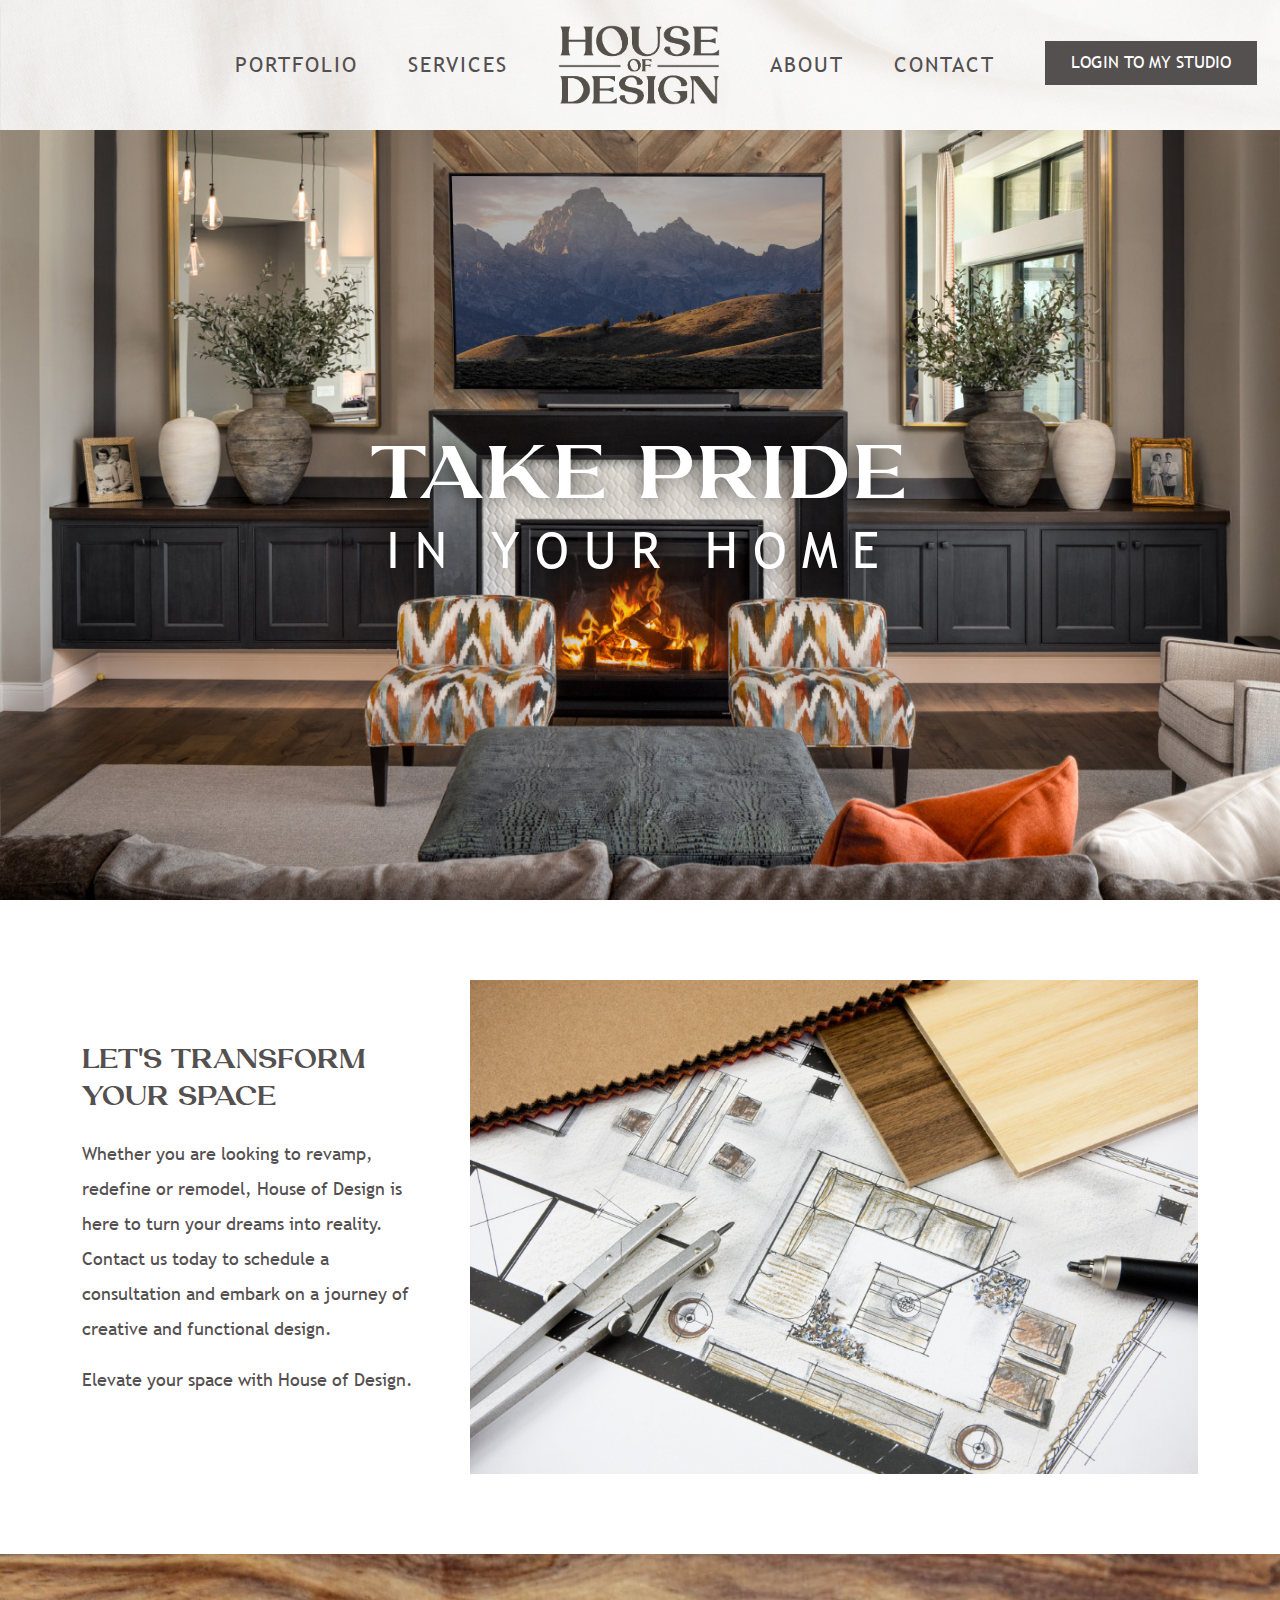
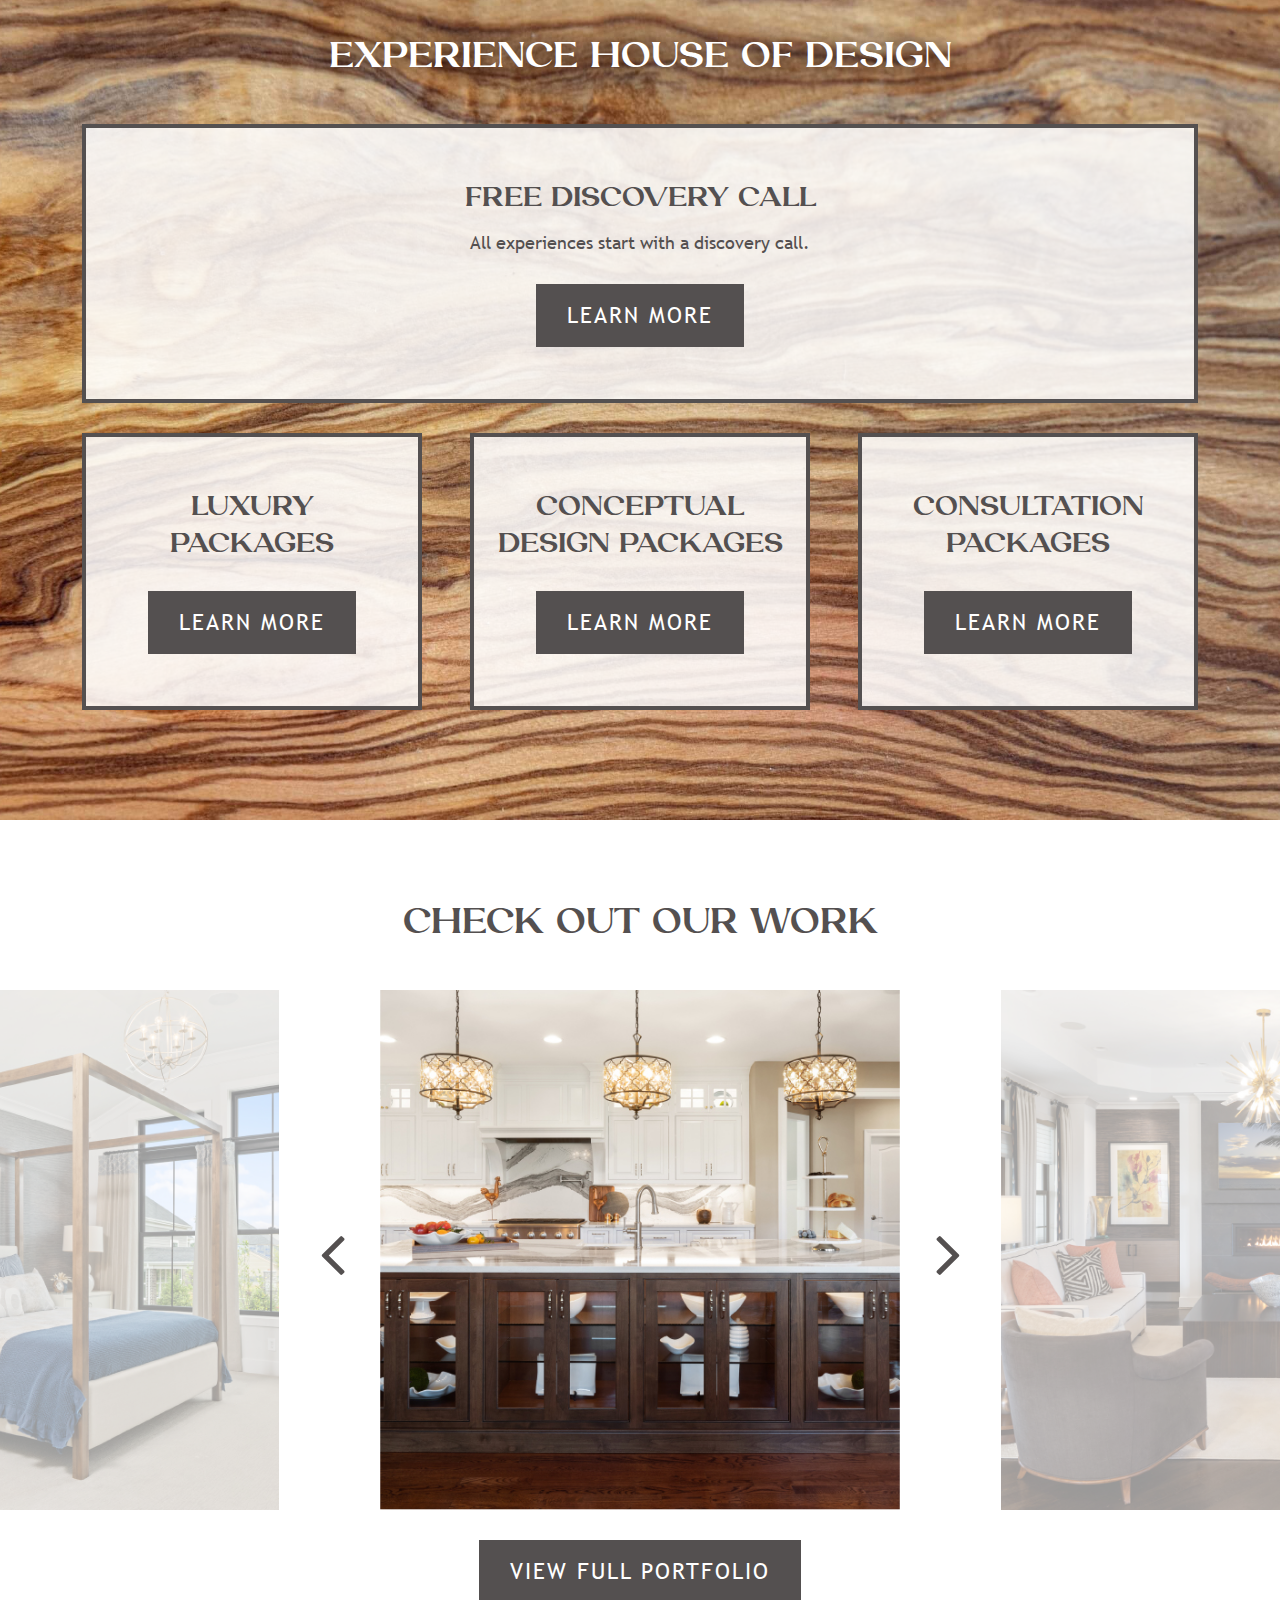
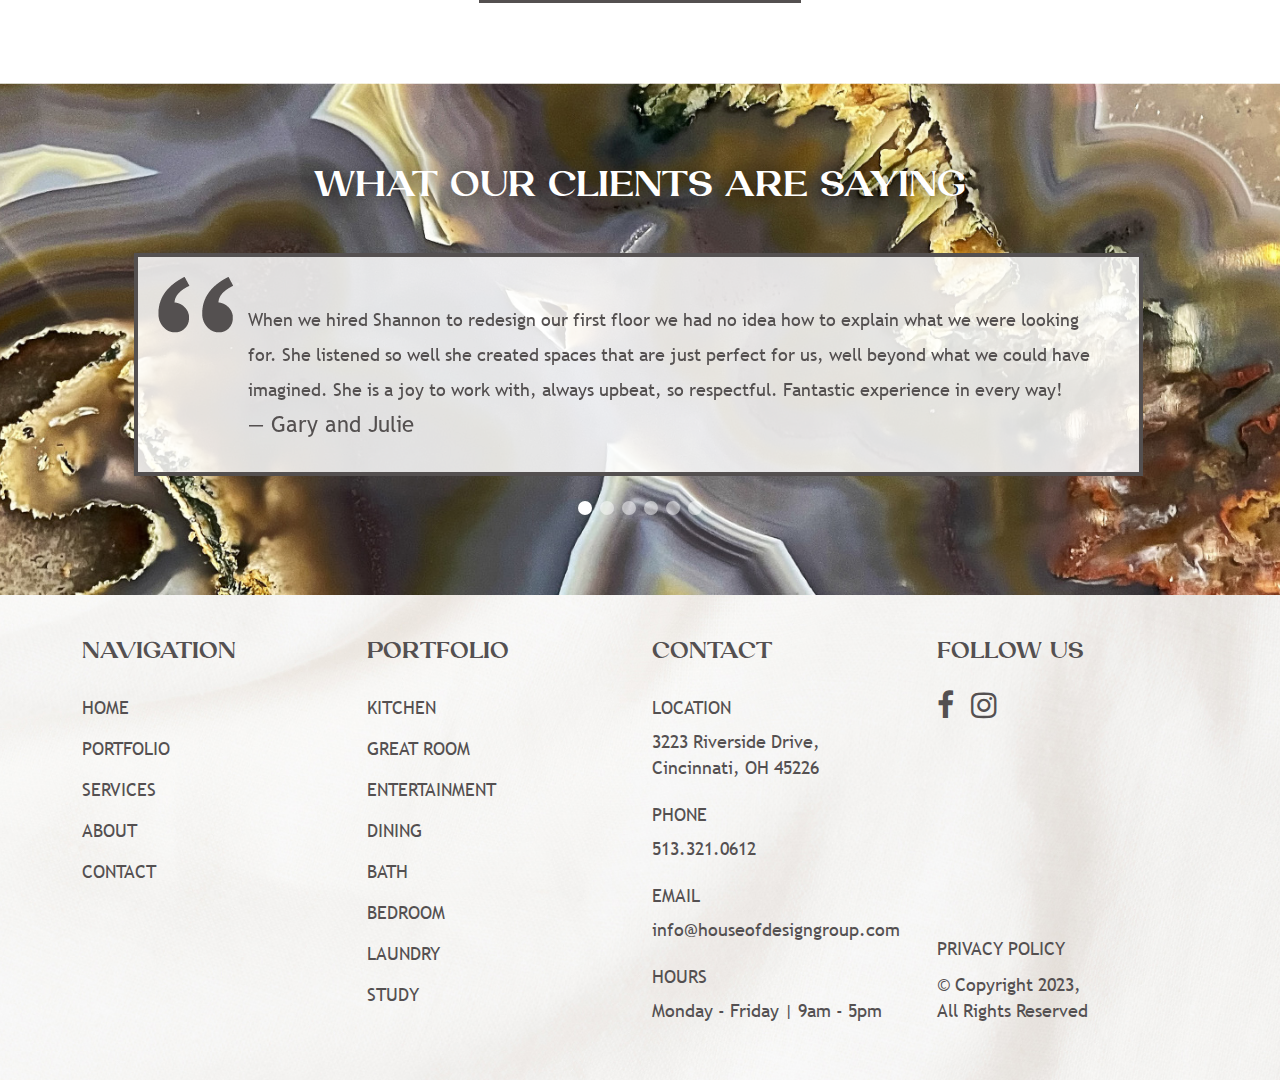
<file: index.html>
<!DOCTYPE html>
<html lang=en>

<!-- Mirrored from hod.xponex.com/ by HTTrack Website Copier/3.x [XR&CO'2014], Fri, 01 Mar 2024 04:40:10 GMT -->
<head>
<meta charset=utf-8>
<meta http-equiv="X-UA-Compatible" content="IE=edge">
<meta name="viewport" content="width=device-width, initial-scale=1, shrink-to-fit=no">
<link href="img/favicon.png" rel="shortcut icon" />
<link href="css/bootstrap.min.css" rel="stylesheet">
<link href="css/font-awesome.css" rel="stylesheet">
<link href="css/owl.carousel.min.css" rel="stylesheet">
<link href="css/custom.css" rel="stylesheet">
<link href="css/responsive.css" rel="stylesheet">
<link href="css/animate.min.css" rel="stylesheet"> 
<title>HOUSE OF DESIGN</title>
<meta name="description" content="">
<meta name="keywords" content="">
</head>
<body>

<!-- header -->
<div class="header header-sticky">
    <div class="container">
        <div class="row">
            <div class="col-12">
                <nav class="navbar navbar-expand-xl navbar-light">
                    <a class="navbar-brand d-xl-none d-inline-block" href="index.html">
                        <img src="img/logo-main.png" class="img-fluid h-logo" alt="img">
                    </a>
                    <button class="navbar-toggler" type="button" data-bs-toggle="collapse" data-bs-target="#navbarSupportedContent" aria-controls="navbarSupportedContent" aria-expanded="false" aria-label="Toggle navigation" id="ChangeToggle">
                        <span id="navbar-hamburger" class="show">
                            <svg xmlns="http://www.w3.org/2000/svg" width="30" height="30" fill="currentColor" class="bi bi-list" viewBox="0 0 16 16">
                                <path fill-rule="evenodd" d="M2.5 12a.5.5 0 0 1 .5-.5h10a.5.5 0 0 1 0 1H3a.5.5 0 0 1-.5-.5zm0-4a.5.5 0 0 1 .5-.5h10a.5.5 0 0 1 0 1H3a.5.5 0 0 1-.5-.5zm0-4a.5.5 0 0 1 .5-.5h10a.5.5 0 0 1 0 1H3a.5.5 0 0 1-.5-.5z"/>
                            </svg>
                        </span>
                        <span id="navbar-close" class="">
                            <svg xmlns="http://www.w3.org/2000/svg" width="30" height="30" fill="currentColor" class="bi bi-x" viewBox="0 0 16 16">
                                <path d="M4.646 4.646a.5.5 0 0 1 .708 0L8 7.293l2.646-2.647a.5.5 0 0 1 .708.708L8.707 8l2.647 2.646a.5.5 0 0 1-.708.708L8 8.707l-2.646 2.647a.5.5 0 0 1-.708-.708L7.293 8 4.646 5.354a.5.5 0 0 1 0-.708z"/>
                            </svg>
                        </span>
                    </button>
                    <div class="collapse navbar-collapse" id="navbarSupportedContent">
                        <ul class="navbar-nav m-auto align-items-center">
                            <li class="nav-item dropdown">
					          	<a style="color:#545051" class="nav-link dropdown-toggle" href="#" id="navbarDropdown" role="button" data-bs-toggle="dropdown" aria-expanded="false">
					            	Portfolio
					          	</a>
					          	<ul class="dropdown-menu" aria-labelledby="navbarDropdown">
						            <li><a style="color:#545051" class="dropdown-item" href="kitchen.html">kitchen</a></li>
						            <li><a style="color:#545051" class="dropdown-item" href="great-room.html">great room</a></li>
						            <li><a style="color:#545051" class="dropdown-item" href="entertainment.html">entertainment</a></li>
						            <li><a style="color:#545051" class="dropdown-item" href="dining.html">dining</a></li>
						            <li><a style="color:#545051" class="dropdown-item" href="bath.html">bath</a></li>
						            <li><a style="color:#545051" class="dropdown-item" href="bedroom.html">bedroom</a></li>
						            <li><a style="color:#545051" class="dropdown-item" href="laundry.html">Laundry</a></li>
						            <li><a style="color:#545051" class="dropdown-item" href="study.html">study</a></li>
					          	</ul>
					        </li>
                            <li class="nav-item">
                                <a style="color:#545051" class="nav-link" href="services.html">Services</a>
                            </li>
                            <li class="nav-item d-xl-block d-none">
                                <a class="nav-link no-hover py-0" href="index.html"><img src="img/logo-main.png" class="img-fluid h-logo" alt="img"></a>
                            </li>
                            <!-- <li class="nav-item">
                                <a class="nav-link" href="#">Shop The Look</a>
                            </li> -->
                            <li class="nav-item">
                                <a style="color:#545051" class="nav-link" href="about.html">About</a>
                            </li>
                            <li class="nav-item">
                                <a style="color:#545051" class="nav-link" href="contact.html">Contact</a>
                            </li>
                            <li class="nav-item px-0 position-relative">
                                <a class="nav-link-btn btn theme-btn" target="_blank" href="https://mydomastudio.com/login/">Login to My Studio</a>
                            </li>
                        </ul>
                    </div>
                </nav>
            </div>
        </div>
    </div>
</div> 


<!-- hero sec -->
<div class="hero-sec">
	<div id="carouselExampleSlidesOnly" class="carousel slide carousel-fade" data-bs-ride="carousel" data-interval="10000" data-bs-pause="false">
	  	<div class="carousel-inner">
	    	<div class="carousel-item active">
	      		<div class="hero-sec-div sec-pad" style="background-image: url(img/hero-bg1.jpg);">
	      			<div class="container">
	      				<div class="row">
	      					<div class="col-12">
	      						<h1 class="hero-title text-shadow">take pride<br><span class="hero-small-text">in your home</span></h1>
	      					</div>
	      				</div>
	      			</div>
	      		</div>
	    	</div>
	    	<div class="carousel-item">
	      		<div class="hero-sec-div sec-pad" style="background-image: url(img/hero-bg2.jpg);">
	      			<div class="container">
	      				<div class="row">
	      					<div class="col-12">
	      						<h1 class="hero-title text-shadow"><span class="hero-small-text">design is in the</span><br>details</h1>
	      					</div>
	      				</div>
	      			</div>
	      		</div>
	    	</div>
	  	</div>
	</div>
</div>

<!-- content area start-->
<div class="sec-pad">
	<div class="container">
		<div class="row gx-xl-5 align-items-center">
			<div class="col-xl-4 col-lg-5 col-12">
				<h2 class="title">Let's Transform Your Space</h2>
				<p>Whether you are looking to revamp, redefine or remodel, House of Design is here to turn your dreams into reality. Contact us today to schedule a consultation and embark on a journey of creative and functional design.</p>
				<p>Elevate your space with House of Design.</p>
			</div>
			<div class="col-xl-8 col-lg-7 col-12 mt-lg-0 mt-3">
				<img src="img/about-img.jpg" class="img-fluid" alt="img">
			</div>
		</div>
	</div>
</div>

<div class="sec-pad sec-bg" style="background-image: url('img/experience-hod-wood-bg-1.jpg');">
	<div class="container">
		<div class="row gx-xl-5">
			<div class="col-12 text-center">
				<h2 class="big-title text-white text-shadow">Experience House of Design</h2>
			</div>
			<div class="col-12 white-border-box-margin">
				<div class="white-border-box text-center">
					<div class="expeirence-box">
						<p class="title mb-2">FREE Discovery call</p>
						<p class="mb-3">All experiences start with a discovery call.</p>
						<a href="https://houseofdesign.next.mydomastudio.com/store/DiscoveryCall/FreeDiscoveryCall-1706216339" target="_blank" class="btn theme-btn mt-2">learn more</a>
					</div>
				</div>
			</div>
			<div class="col-lg-4 col-12 white-border-box-margin">
				<div class="white-border-box text-center">
					<div class="expeirence-box vertical-flex align-items-center">
						<p class="title">Luxury Packages</p>
						<a href="https://houseofdesign.next.mydomastudio.com/store/Remodeling/LuxuryRemodelPackage-1706126757" target="_blank" class="btn theme-btn mt-2">learn more</a>
					</div>
				</div>
			</div>
			<div class="col-lg-4 col-12 white-border-box-margin">
				<div class="white-border-box text-center">
					<div class="expeirence-box vertical-flex align-items-center">
						<p class="title">Conceptual Design Packages</p>
						<a href="https://houseofdesign.next.mydomastudio.com/store/MainRooms/ConceptualDesignForLivingSpaces-1705609510" target="_blank" class="btn theme-btn mt-2">learn more</a>
					</div>
				</div>
			</div>
			<div class="col-lg-4 col-12 white-border-box-margin">
				<div class="white-border-box text-center">
					<div class="expeirence-box vertical-flex align-items-center">
						<p class="title">Consultation Packages</p>
						<a href="https://houseofdesign.next.mydomastudio.com/store/LivingSpaces/4HourDesignConsultationPackage-1705608846" target="_blank" class="btn theme-btn mt-2">learn more</a>
					</div>
				</div>
			</div>
		</div>
	</div>
</div>

<div class="sec-pad overflow-hidden">
	<div class="container">
		<div class="row justify-content-center">
			<div class="col-12 text-center">
				<h2 class="big-title">Check out our work</h2>
			</div>
			<div class="col-xxl-6 col-lg-7 col-12 text-center">
				<div class="owl-slider">
					<div id="work-carousel" class="owl-carousel work-carousel">
						<div class="item">
							<div class="work-img-box" style="background-image: url('img/work/img1.jpg');"></div>
						</div>
						<div class="item">
							<div class="work-img-box" style="background-image: url('img/work/img2.jpg');"></div>
						</div>
						<div class="item">
							<div class="work-img-box" style="background-image: url('img/work/img3.jpg');"></div>
						</div>
						<div class="item">
							<div class="work-img-box" style="background-image: url('img/work/img4.jpg');"></div>
						</div>
						<div class="item">
							<div class="work-img-box" style="background-image: url('img/work/img5.jpg');"></div>
						</div>
						<div class="item">
							<div class="work-img-box" style="background-image: url('img/work/img6.jpg');"></div>
						</div>
					</div>
				</div>
			</div>
			<div class="col-12 text-center">
				<a href="kitchen.html" class="btn theme-btn mt-4">view full PORTFOLIO</a>
			</div>
		</div>
	</div>
</div>

<div class="sec-pad sec-bg" style="background-image: url('img/sec-bg2.jpg');">
	<div class="container">
		<div class="row justify-content-center">
			<div class="col-12 text-center">
				<h2 class="big-title text-white text-shadow">What our clients are saying</h2>
			</div>
			<div class="col-xxl-10 col-xl-11 col-12">
				<div class="owl-slider">
					<div id="testimonial-carousel" class="owl-carousel testimonial-carousel">
						<div class="item">
							<div class="white-border-box">
								<div class="testimonial-box">
									<span class="test-quote"><img src="img/icon/quote.png" class="img-fluid" alt="img"></span>
									<p>When we hired Shannon to redesign our first floor we had no idea how to explain what we were looking for. She listened so well she created spaces that are just perfect for us, well beyond what we could have imagined. She is a joy to work with, always upbeat, so respectful. Fantastic experience in every way! </p>
									<p class="ft-25">— Gary and Julie</p>
								</div>
							</div>
						</div>
						<div class="item">
							<div class="white-border-box">
								<div class="testimonial-box">
									<span class="test-quote"><img src="img/icon/quote.png" class="img-fluid" alt="img"></span>
									<p>House of Design understands how to fit the design into your lifestyle and has fantastic vision. I would highly recommend them for any project - small to large.</p>
									<p class="ft-25">— Christy W.</p>
								</div>
							</div>
						</div>
						<div class="item">
							<div class="white-border-box">
								<div class="testimonial-box">
									<span class="test-quote"><img src="img/icon/quote.png" class="img-fluid" alt="img"></span>
									<p>We first worked with Shannon and Kelly when we built our house 4 years ago. We basically turned over all of the design work to them. It took the decision making stress off of us and prevented costly mistakes we would have made.</p>
									<p class="ft-25">— Erin K</p>
								</div>
							</div>
						</div>
						<div class="item">
							<div class="white-border-box">
								<div class="testimonial-box">
									<span class="test-quote"><img src="img/icon/quote.png" class="img-fluid" alt="img"></span>
									<p>I would have no hesitation whatsoever in recommending Kelly Fanta as a designer. I decided to have my kitchen remodeled but had no idea exactly what I wanted. Kelly showed me her idea of what she thought would look good and I loved it!</p>
									<p class="ft-25">— Hali M. RN, BSN</p>
								</div>
							</div>
						</div>
						<div class="item">
							<div class="white-border-box">
								<div class="testimonial-box">
									<span class="test-quote"><img src="img/icon/quote.png" class="img-fluid" alt="img"></span>
									<p>We recently worked with Shannon again on our basement. She brings new fresh ideas to the table that fit our budget and style. I would highly recommend them for anyone looking to use a designer.</p>
									<p class="ft-25">— Erin K</p>
								</div>
							</div>
						</div>
						<div class="item">
							<div class="white-border-box">
								<div class="testimonial-box">
									<span class="test-quote"><img src="img/icon/quote.png" class="img-fluid" alt="img"></span>
									<p>I was so impressed with her designing skills that I had her come up with one for my outdated laundry room. You will not be disappointed with Kelly. As a bonus, she's a really nice person and so easy to work with."</p>
									<p class="ft-25">— Hali M. RN, BSN</p>
								</div>
							</div>
						</div>
					</div>
				</div>
			</div>
		</div>
	</div>
</div>
<!-- content area end-->

<!-- footer -->
<div class="footer">
	<div class="container">
		<div class="row">
			<div class="col-lg-3 col-sm-6 col-6 mb-lg-0 mb-4">
				<h3 style="color:#545051" class="footer-title">Navigation</h3>
				<div class="footer-links">
					<p style="color:#545051"><a href="default.html">Home</a></p>
					<p style="color:#545051"><a href="kitchen.html">Portfolio</a></p>
					<p style="color:#545051"><a href="services.html">Services</a></p>
					<!-- <p><a href="#">Shop the Look</a></p> -->
					<p style="color:#545051"><a href="about.html">About</a></p>
					<p style="color:#545051"><a href="contact.html">Contact</a></p>
				</div>
			</div>
			<div class="col-lg-3 col-sm-6 col-6 mb-lg-0 mb-4">
				<h3 style="color:#545051" class="footer-title">Portfolio</h3>
				<div class="footer-links">
					<p style="color:#545051"><a href="kitchen.html">kitchen</a></p>
					<p style="color:#545051"><a href="great-room.html">great room</a></p>
					<p style="color:#545051"><a href="entertainment.html">entertainment</a></p>
					<p style="color:#545051"><a href="dining.html">dining</a></p>
					<p style="color:#545051"><a href="bath.html">bath</a></p>
					<p style="color:#545051"><a href="bedroom.html">bedroom</a></p>
					<p style="color:#545051"><a href="laundry.html">laundry</a></p>
					<p style="color:#545051"><a href="study.html">study</a></p>
				</div>
			</div>
			<div class="col-lg-3 col-sm-6 col-6 mb-lg-0 mb-4">
				<h3 style="color:#545051" class="footer-title">Contact</h3>
				<div class="">
					<p style="color:#545051" class="uppercase mb-1">location</p>
					<p style="color:#545051" class="ft-18">3223 Riverside Drive, <br>Cincinnati, OH 45226</p>
				</div>
				<div class="">
					<p style="color:#545051" class="uppercase mb-1">Phone</p>
					<p style="color:#545051" class="ft-18"><a href="tel:513.321.0612">513.321.0612</a></p>
				</div>
				<div class="">
					<p style="color:#545051" class="uppercase mb-1">Email</p>
					<p style="color:#545051" class="ft-18"><a href="mailto:info@houseofdesigngroup.com">info@houseofdesigngroup.com</a></p>
				</div>
				<div class="">
					<p style="color:#545051" class="uppercase mb-1">Hours</p>
					<p style="color:#545051" class="ft-18">Monday - Friday |<br class="d-sm-none d-block"> 9am - 5pm</p>
				</div>
			</div>
			<div class="col-lg-3 col-sm-6 col-6 mb-lg-0 mb-4">
				<div class="vertical-flex">
					<div>
						<h3 style="color:#545051" class="footer-title">follow us</h3>
						<div class="social">
							<a href="#"><span style="color:#545051" class="fa fa-facebook"></span></a>
							<a href="#"><span style="color:#545051" class="fa fa-instagram"></span></a>
						</div>
					</div>
					<div>
						<div class="footer-links">
							<p style="color:#545051"><a href="#">privacy policy</a></p>
						</div>
						<p style="color:#545051" class="ft-18">© Copyright 2023,<br>All Rights Reserved</p>
					</div>
				</div>
			</div>
		</div>
	</div>
</div><script src="js/jquery-1.11.1.js"></script>
<script src="js/bootstrap.bundle.min.js"></script>
<script src="js/owl.carousel.min.js"></script>
<script src="js/flickity.pkgd.js"></script>
<script src="js/wow.min.js"></script>
<script src="js/my3860.js?v=1"></script> 
</body>

<!-- Mirrored from hod.xponex.com/ by HTTrack Website Copier/3.x [XR&CO'2014], Fri, 01 Mar 2024 04:42:47 GMT -->
</html>
</file>
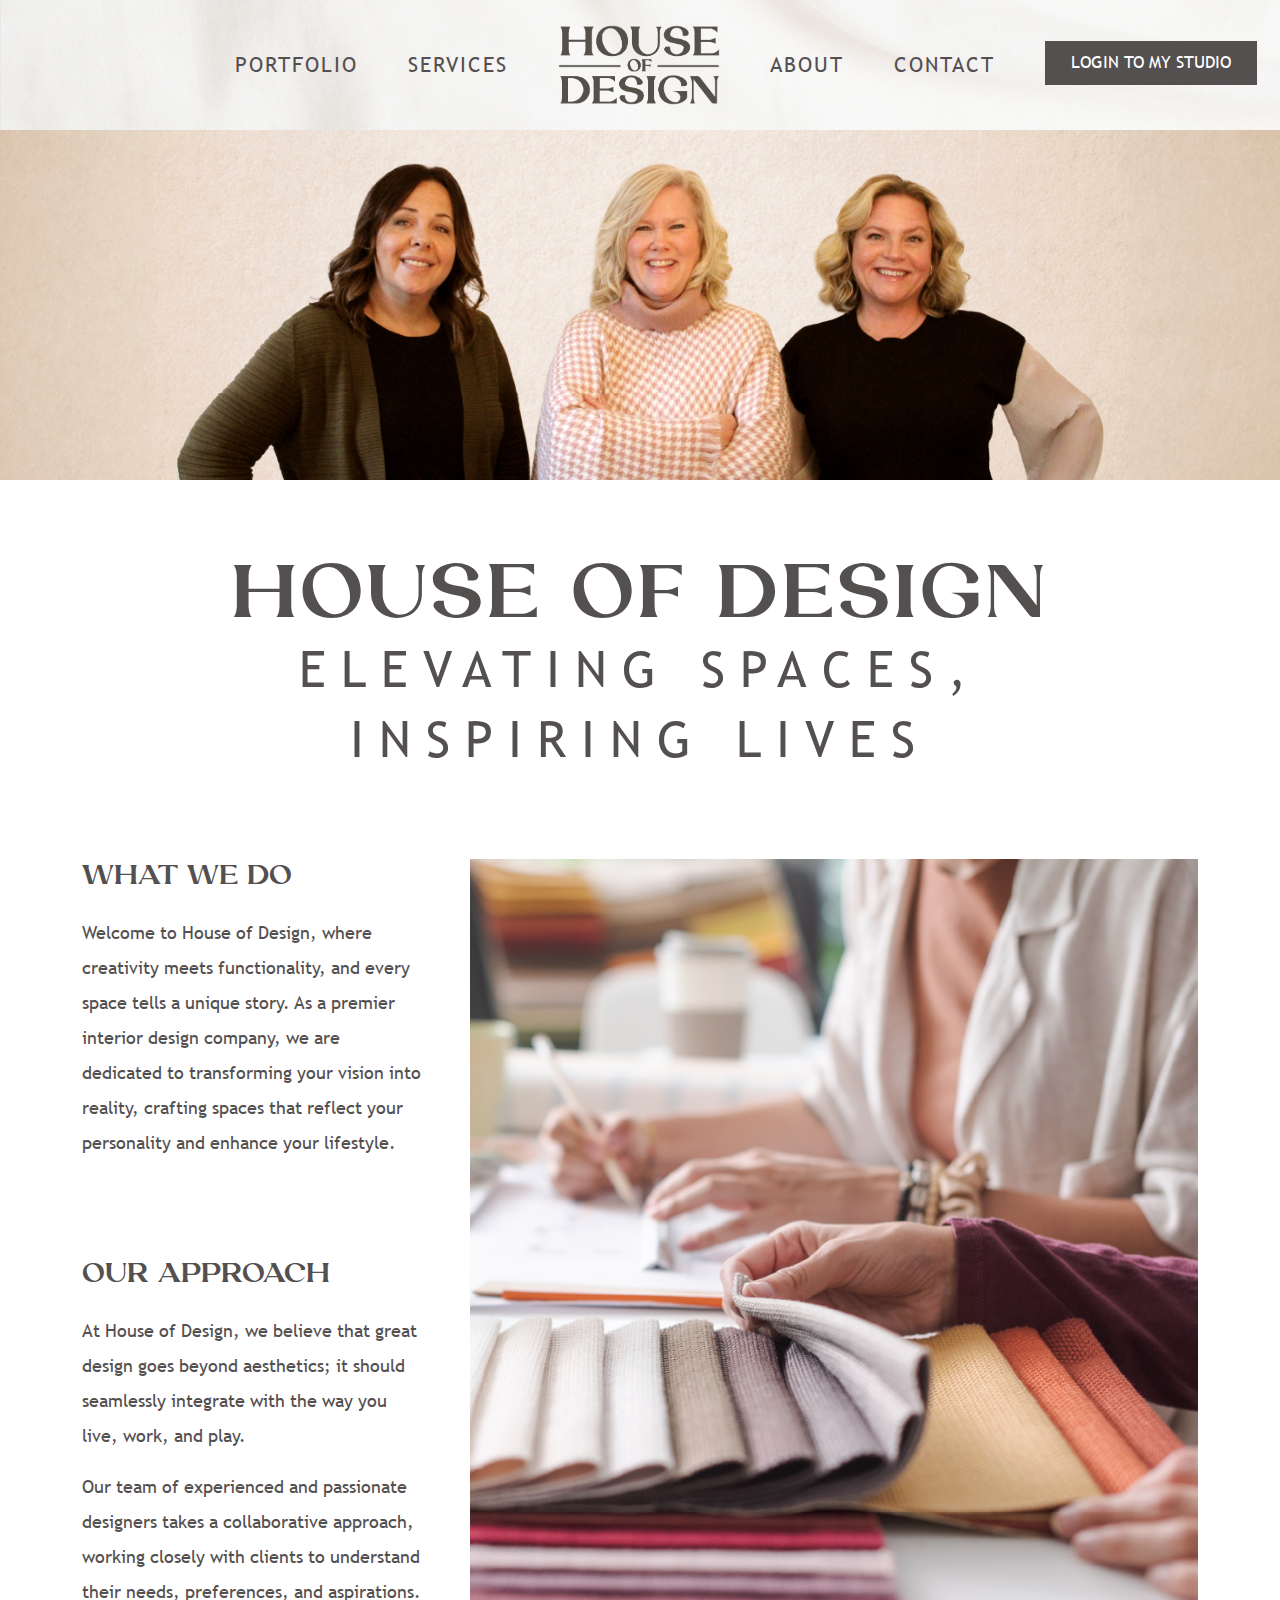
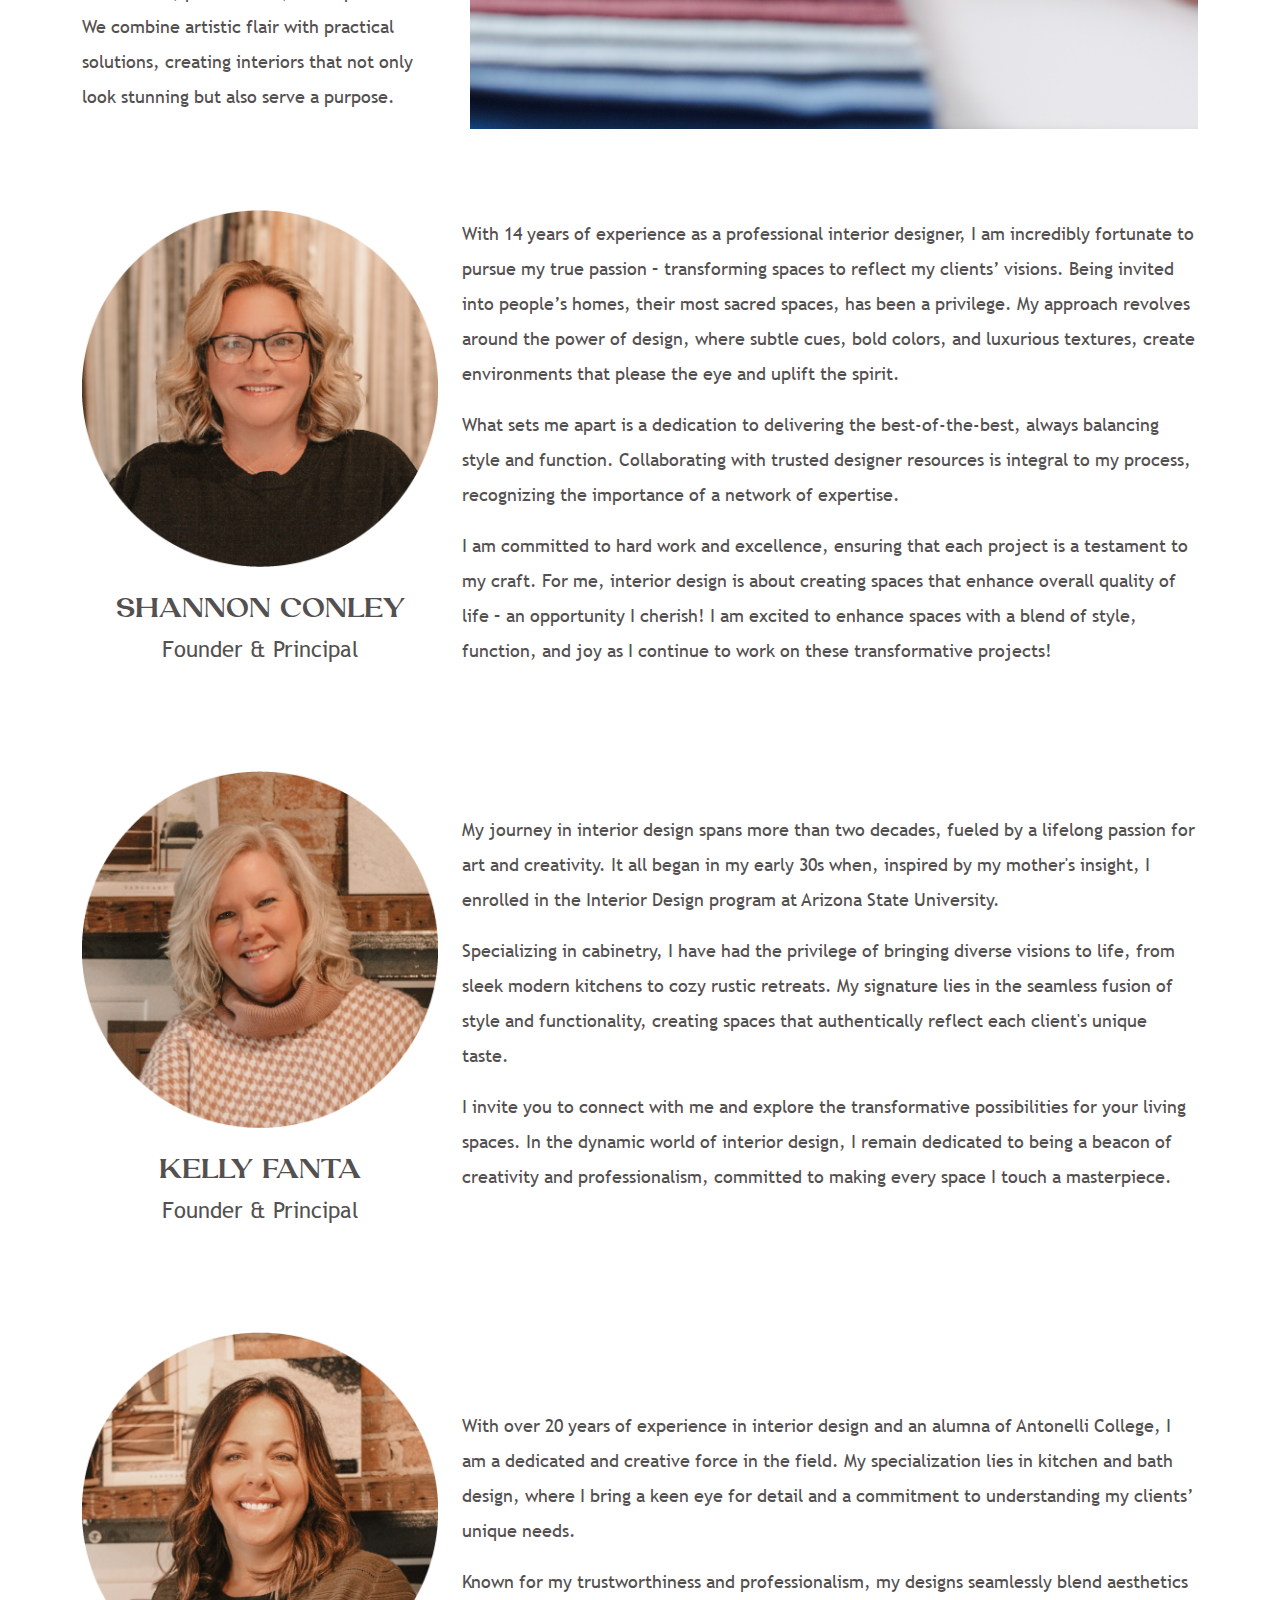
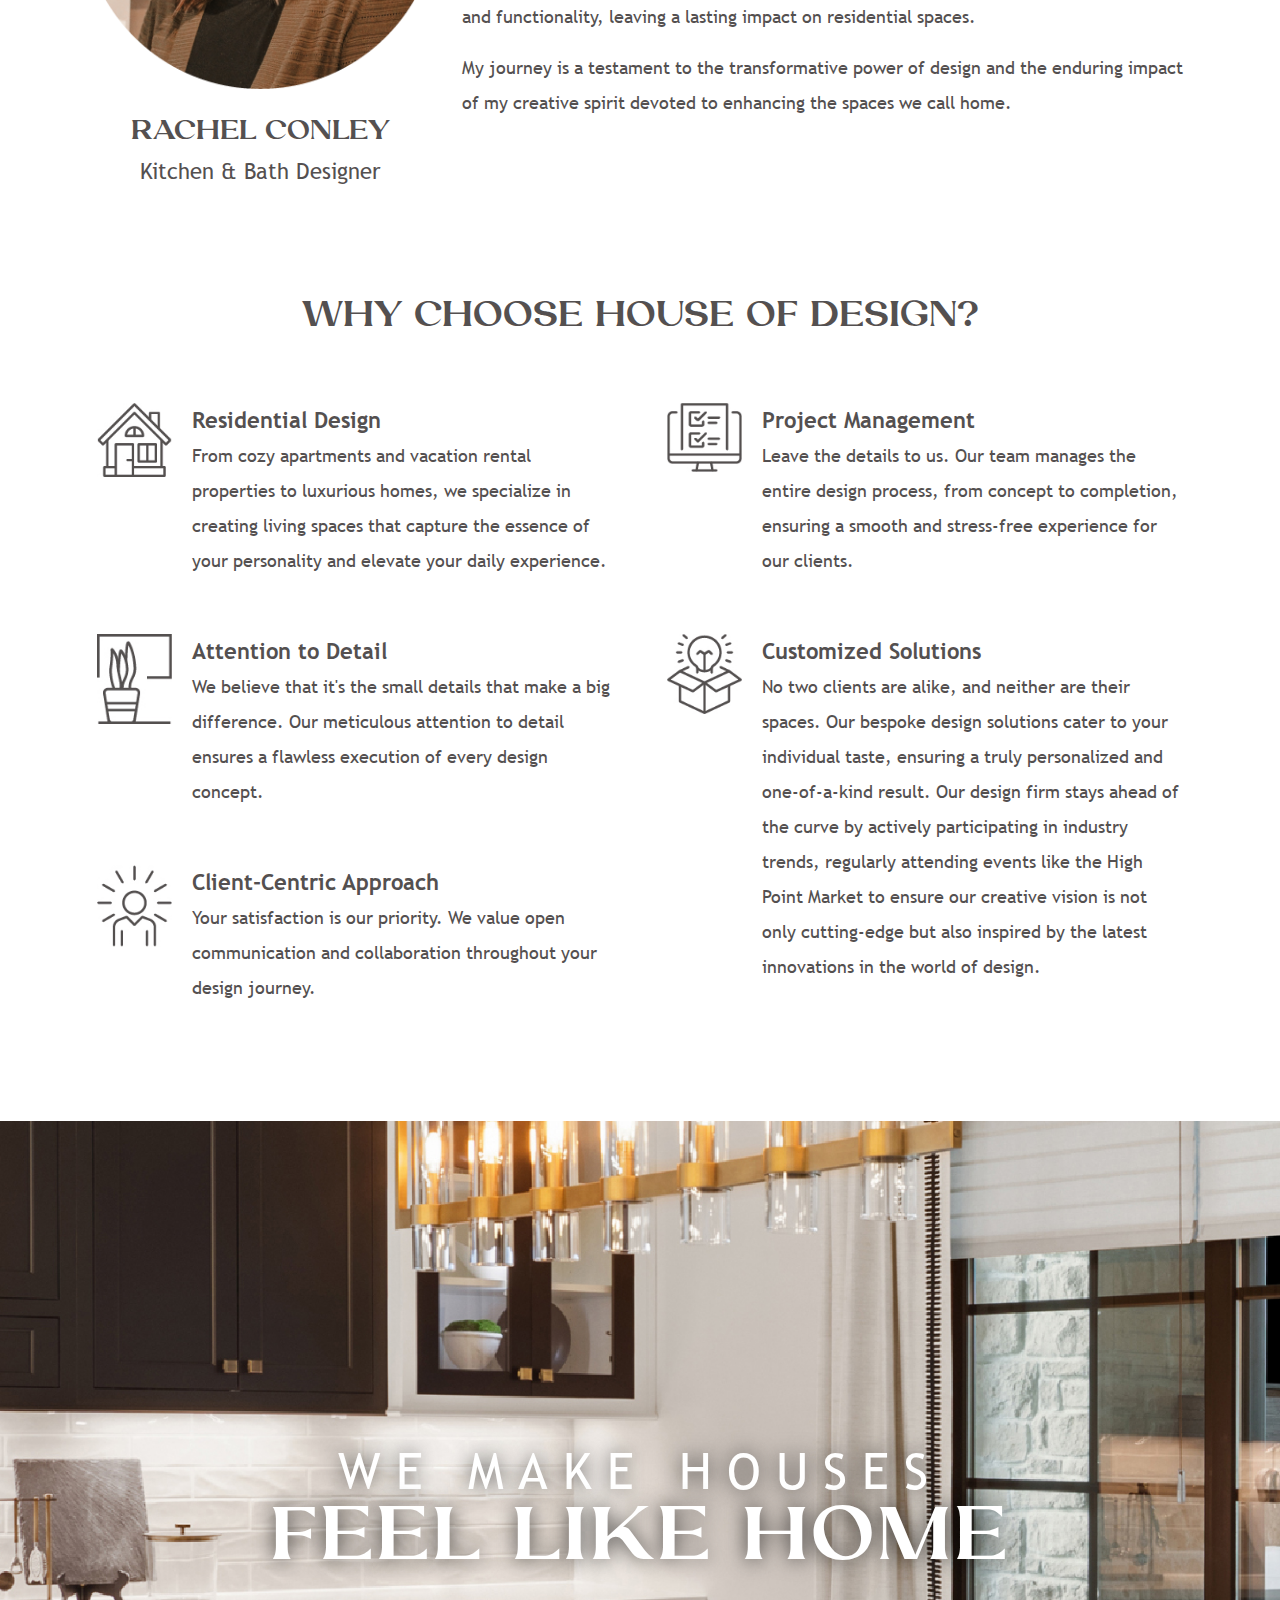
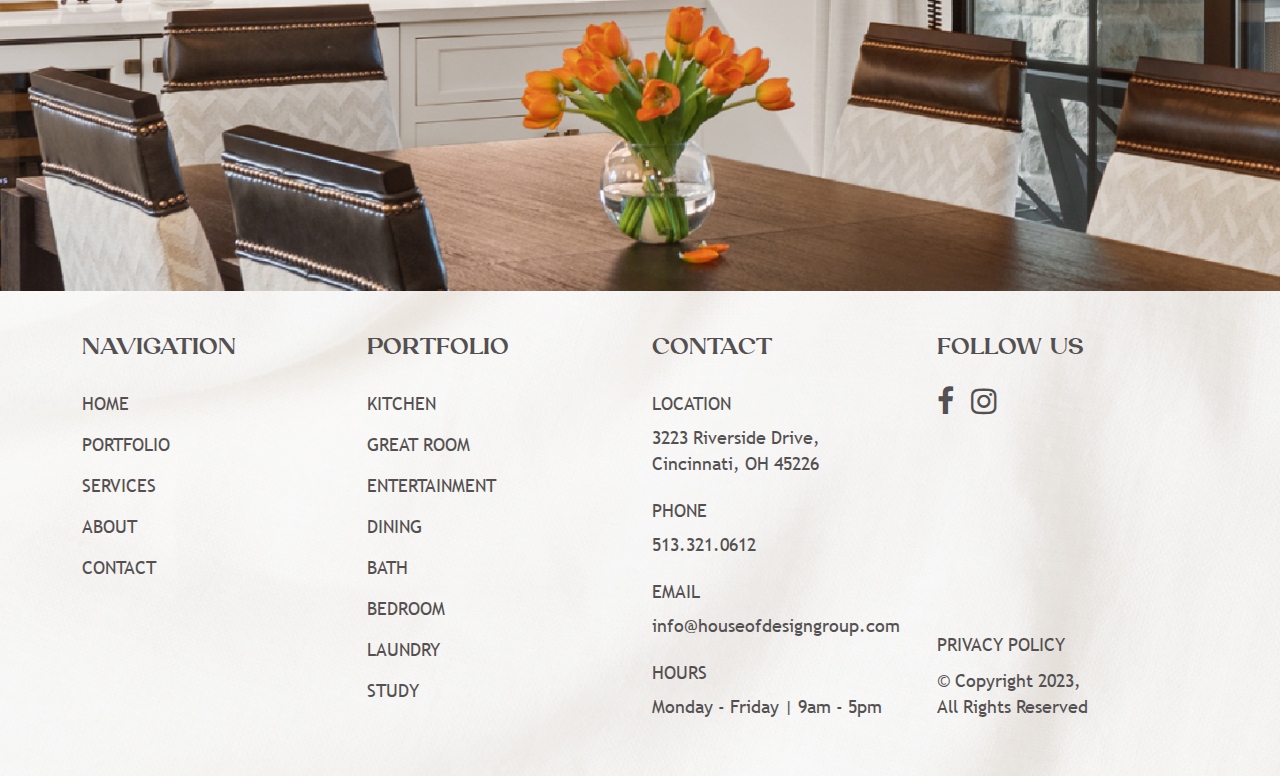
<file: about.html>
<!DOCTYPE html>
<html lang=en>

<!-- Mirrored from hod.xponex.com/about by HTTrack Website Copier/3.x [XR&CO'2014], Fri, 01 Mar 2024 05:08:41 GMT -->
<head>
<meta charset=utf-8>
<meta http-equiv="X-UA-Compatible" content="IE=edge">
<meta name="viewport" content="width=device-width, initial-scale=1, shrink-to-fit=no">
<link href="img/favicon.png" rel="shortcut icon" />
<link href="css/bootstrap.min.css" rel="stylesheet">
<link href="css/font-awesome.css" rel="stylesheet">
<link href="css/owl.carousel.min.css" rel="stylesheet">
<link href="css/custom.css" rel="stylesheet">
<link href="css/responsive.css" rel="stylesheet">
<link href="css/animate.min.css" rel="stylesheet"> 
<title>HOUSE OF DESIGN</title>
<meta name="description" content="">
<meta name="keywords" content="">
</head>
<body>

<!-- header -->
<div class="header header-sticky">
    <div class="container">
        <div class="row">
            <div class="col-12">
                <nav class="navbar navbar-expand-xl navbar-light">
                    <a class="navbar-brand d-xl-none d-inline-block" href="index.html">
                        <img src="img/logo-main.png" class="img-fluid h-logo" alt="img">
                    </a>
                    <button class="navbar-toggler" type="button" data-bs-toggle="collapse" data-bs-target="#navbarSupportedContent" aria-controls="navbarSupportedContent" aria-expanded="false" aria-label="Toggle navigation" id="ChangeToggle">
                        <span id="navbar-hamburger" class="show">
                            <svg xmlns="http://www.w3.org/2000/svg" width="30" height="30" fill="currentColor" class="bi bi-list" viewBox="0 0 16 16">
                                <path fill-rule="evenodd" d="M2.5 12a.5.5 0 0 1 .5-.5h10a.5.5 0 0 1 0 1H3a.5.5 0 0 1-.5-.5zm0-4a.5.5 0 0 1 .5-.5h10a.5.5 0 0 1 0 1H3a.5.5 0 0 1-.5-.5zm0-4a.5.5 0 0 1 .5-.5h10a.5.5 0 0 1 0 1H3a.5.5 0 0 1-.5-.5z"/>
                            </svg>
                        </span>
                        <span id="navbar-close" class="">
                            <svg xmlns="http://www.w3.org/2000/svg" width="30" height="30" fill="currentColor" class="bi bi-x" viewBox="0 0 16 16">
                                <path d="M4.646 4.646a.5.5 0 0 1 .708 0L8 7.293l2.646-2.647a.5.5 0 0 1 .708.708L8.707 8l2.647 2.646a.5.5 0 0 1-.708.708L8 8.707l-2.646 2.647a.5.5 0 0 1-.708-.708L7.293 8 4.646 5.354a.5.5 0 0 1 0-.708z"/>
                            </svg>
                        </span>
                    </button>
                    <div class="collapse navbar-collapse" id="navbarSupportedContent">
                        <ul class="navbar-nav m-auto align-items-center">
                            <li class="nav-item dropdown">
					          	<a style="color:#545051" class="nav-link dropdown-toggle" href="#" id="navbarDropdown" role="button" data-bs-toggle="dropdown" aria-expanded="false">
					            	Portfolio
					          	</a>
					          	<ul class="dropdown-menu" aria-labelledby="navbarDropdown">
						            <li><a style="color:#545051" class="dropdown-item" href="kitchen.html">kitchen</a></li>
						            <li><a style="color:#545051" class="dropdown-item" href="great-room.html">great room</a></li>
						            <li><a style="color:#545051" class="dropdown-item" href="entertainment.html">entertainment</a></li>
						            <li><a style="color:#545051" class="dropdown-item" href="dining.html">dining</a></li>
						            <li><a style="color:#545051" class="dropdown-item" href="bath.html">bath</a></li>
						            <li><a style="color:#545051" class="dropdown-item" href="bedroom.html">bedroom</a></li>
						            <li><a style="color:#545051" class="dropdown-item" href="laundry.html">Laundry</a></li>
						            <li><a style="color:#545051" class="dropdown-item" href="study.html">study</a></li>
					          	</ul>
					        </li>
                            <li class="nav-item">
                                <a style="color:#545051" class="nav-link" href="services.html">Services</a>
                            </li>
                            <li class="nav-item d-xl-block d-none">
                                <a class="nav-link no-hover py-0" href="index.html"><img src="img/logo-main.png" class="img-fluid h-logo" alt="img"></a>
                            </li>
                            <!-- <li class="nav-item">
                                <a class="nav-link" href="#">Shop The Look</a>
                            </li> -->
                            <li class="nav-item">
                                <a style="color:#545051" class="nav-link" href="about.html">About</a>
                            </li>
                            <li class="nav-item">
                                <a style="color:#545051" class="nav-link" href="contact.html">Contact</a>
                            </li>
                            <li class="nav-item px-0 position-relative">
                                <a class="nav-link-btn btn theme-btn" target="_blank" href="https://mydomastudio.com/login/">Login to My Studio</a>
                            </li>
                        </ul>
                    </div>
                </nav>
            </div>
        </div>
    </div>
</div> 


<!-- hero sec -->
<div class="hero-sec-div portfolio-hero-sec sec-pad position-top" style="background-image: url(img/about/hero-bg.jpg);">
	<div class="container">
		<div class="row">
			<div class="col-12">
			</div>
		</div>
	</div>
</div>

<!-- content area start-->
<div class="sec-pad pb-0">
	<div class="container">
		<div class="row">
			<div class="col-12 text-center">
				<h1 class="hero-title dark-color">house of design<br><span class="hero-small-text">elevating Spaces,<br>inspiring lives</span></h1>
			</div>
		</div>
	</div>
</div>

<div class="sec-pad pb-0">
	<div class="container">
		<div class="row gx-xl-5 align-items-center">
			<div class="col-xl-4 col-lg-5 col-12">
				<h2 class="title">What we do</h2>
				<p>Welcome to House of Design, where creativity meets functionality, and every space tells a unique story. As a premier interior design company, we are dedicated to transforming your vision into reality, crafting spaces that reflect your personality and enhance your lifestyle.</p>
				<div class="sec-pad pb-0"></div>
				<h2 class="title">Our Approach</h2>
				<p>At House of Design, we believe that great design goes beyond aesthetics; it should seamlessly integrate with the way you live, work, and play.</p>
				<p>Our team of experienced and passionate designers takes a collaborative approach, working closely with clients to understand their needs, preferences, and aspirations. We combine artistic flair with practical solutions, creating interiors that not only look stunning but also serve a purpose.</p>
			</div>
			<div class="col-xl-8 col-lg-7 col-12 text-lg-end text-start mt-lg-0 mt-3">
				<img src="img/about/img1.jpg" class="img-fluid" alt="img">
			</div>
		</div>
	</div>
</div>

<div class="sec-pad pb-0">
	<div class="container">
		<div class="row align-items-center">
			<div class="col-xl-4 col-lg-5 col-12 text-center">
				<img src="img/about/shannon-conley.png" class="img-fluid mb-4" alt="img">
				<h2 class="title mb-1">Shannon Conley</h2>
				<p class="ft-25 mb-4">Founder & Principal</p>
			</div>
			<div class="col-xl-8 col-lg-7 col-12">
				<p>With 14 years of experience as a professional interior designer, I am incredibly fortunate to pursue my true passion – transforming spaces to reflect my clients’ visions. Being invited into people’s homes, their most sacred spaces, has been a privilege. My approach revolves around the power of design, where subtle cues, bold colors, and luxurious textures, create environments that please the eye and uplift the spirit.</p>
				<p>What sets me apart is a dedication to delivering the best-of-the-best, always balancing style and function. Collaborating with trusted designer resources is integral to my process, recognizing the importance of a network of expertise.</p>
				<p>I am committed to hard work and excellence, ensuring that each project is a testament to my craft. For me, interior design is about creating spaces that enhance overall quality of life – an opportunity I cherish! I am excited to enhance spaces with a blend of style, function, and joy as I continue to work on these transformative projects!</p>
			</div>
		</div>
	</div>
</div>

<div class="sec-pad pb-0">
	<div class="container">
		<div class="row align-items-center">
			<div class="col-xl-4 col-lg-5 col-12 text-center">
				<img src="img/about/kelly-fanta.png" class="img-fluid mb-4" alt="img">
				<h2 class="title mb-1">kelly fanta</h2>
				<p class="ft-25 mb-4">Founder & Principal</p>
			</div>
			<div class="col-xl-8 col-lg-7 col-12">
				<p>My journey in interior design spans more than two decades, fueled by a lifelong passion for art and creativity. It all began in my early 30s when, inspired by my mother's insight, I enrolled in the Interior Design program at Arizona State University.</p>
				<p>Specializing in cabinetry, I have had the privilege of bringing diverse visions to life, from sleek modern kitchens to cozy rustic retreats. My signature lies in the seamless fusion of style and functionality, creating spaces that authentically reflect each client's unique taste.</p>
				<p>I invite you to connect with me and explore the transformative possibilities for your living spaces. In the dynamic world of interior design, I remain dedicated to being a beacon of creativity and professionalism, committed to making every space I touch a masterpiece.</p>
			</div>
		</div>
	</div>
</div>

<div class="sec-pad pb-0">
	<div class="container">
		<div class="row align-items-center">
			<div class="col-xl-4 col-lg-5 col-12 text-center">
				<img src="img/about/rachel-conley.png" class="img-fluid mb-4" alt="img">
				<h2 class="title mb-1">Rachel Conley</h2>
				<p class="ft-25 mb-4">Kitchen & Bath Designer</p>
			</div>
			<div class="col-xl-8 col-lg-7 col-12">
				<p>With over 20 years of experience in interior design and an alumna of Antonelli College, I am a dedicated and creative force in the field. My specialization lies in kitchen and bath design, where I bring a keen eye for detail and a commitment to understanding my clients’ unique needs. </p>
				<p>Known for my trustworthiness and professionalism, my designs seamlessly blend aesthetics and functionality, leaving a lasting impact on residential spaces. </p>
				<p>My journey is a testament to the transformative power of design and the enduring impact of my creative spirit devoted to enhancing the spaces we call home.</p>
			</div>
		</div>
	</div>
</div>

<div class="sec-pad">
	<div class="container">
		<div class="row">
			<div class="col-12 text-center">
				<h2 class="big-title">Why choose house of design?</h2>
			</div>
			<div class="col-xl-6">
				<div class="icon-text-list-box">
					<div class="list-icon-div">
						<img src="img/about/icon1.jpg" class="img-fluid" alt="img">
					</div>
					<div>
						<p class="ft-25 bold mb-0">Residential Design</p>
						<p>From cozy apartments and vacation rental properties to luxurious homes, we specialize in creating living spaces that capture the essence of your personality and elevate your daily experience.</p>
					</div>
				</div>
			</div>
			<div class="col-xl-6">
				<div class="icon-text-list-box">
					<div class="list-icon-div">
						<img src="img/about/icon2.jpg" class="img-fluid" alt="img">
					</div>
					<div>
						<p class="ft-25 bold mb-0">Project Management</p>
						<p>Leave the details to us. Our team manages the entire design process, from concept to completion, ensuring a smooth and stress-free experience for our clients.</p>
					</div>
				</div>
			</div>
			<div class="col-xl-6">
				<div class="icon-text-list-box">
					<div class="list-icon-div">
						<img src="img/about/icon3.jpg" class="img-fluid" alt="img">
					</div>
					<div>
						<p class="ft-25 bold mb-0">Attention to Detail</p>
						<p>We believe that it's the small details that make a big difference. Our meticulous attention to detail ensures a flawless execution of every design concept.</p>
					</div>
				</div>
				<div class="icon-text-list-box">
					<div class="list-icon-div">
						<img src="img/about/icon4.jpg" class="img-fluid" alt="img">
					</div>
					<div>
						<p class="ft-25 bold mb-0">Client-Centric Approach</p>
						<p>Your satisfaction is our priority. We value open communication and collaboration throughout your design journey.</p>
					</div>
				</div>
			</div>
			<div class="col-xl-6">
				<div class="icon-text-list-box">
					<div class="list-icon-div">
						<img src="img/about/icon5.jpg" class="img-fluid" alt="img">
					</div>
					<div>
						<p class="ft-25 bold mb-0">Customized Solutions</p>
						<p>No two clients are alike, and neither are their spaces. Our bespoke design solutions cater to your individual taste, ensuring a truly personalized and one-of-a-kind result. Our design firm stays ahead of the curve by actively participating in industry trends, regularly attending events like the High Point Market to ensure our creative vision is not only cutting-edge but also inspired by the latest innovations in the world of design.</p>
					</div>
				</div>
			</div>
		</div>
	</div>
</div>

<div class="hero-sec-div sec-pad" style="background-image: url(img/about/sec-bg-4.jpg);">
	<div class="container">
		<div class="row">
			<div class="col-12">
				<h2 class="hero-title text-shadow"><span class="hero-small-text">we make houses</span><br>feel like home</h2>
			</div>
		</div>
	</div>
</div>

<!-- content area end-->

<!-- footer -->
<div class="footer">
	<div class="container">
		<div class="row">
			<div class="col-lg-3 col-sm-6 col-6 mb-lg-0 mb-4">
				<h3 style="color:#545051" class="footer-title">Navigation</h3>
				<div class="footer-links">
					<p style="color:#545051"><a href="default.html">Home</a></p>
					<p style="color:#545051"><a href="kitchen.html">Portfolio</a></p>
					<p style="color:#545051"><a href="services.html">Services</a></p>
					<!-- <p><a href="#">Shop the Look</a></p> -->
					<p style="color:#545051"><a href="about.html">About</a></p>
					<p style="color:#545051"><a href="contact.html">Contact</a></p>
				</div>
			</div>
			<div class="col-lg-3 col-sm-6 col-6 mb-lg-0 mb-4">
				<h3 style="color:#545051" class="footer-title">Portfolio</h3>
				<div class="footer-links">
					<p style="color:#545051"><a href="kitchen.html">kitchen</a></p>
					<p style="color:#545051"><a href="great-room.html">great room</a></p>
					<p style="color:#545051"><a href="entertainment.html">entertainment</a></p>
					<p style="color:#545051"><a href="dining.html">dining</a></p>
					<p style="color:#545051"><a href="bath.html">bath</a></p>
					<p style="color:#545051"><a href="bedroom.html">bedroom</a></p>
					<p style="color:#545051"><a href="laundry.html">laundry</a></p>
					<p style="color:#545051"><a href="study.html">study</a></p>
				</div>
			</div>
			<div class="col-lg-3 col-sm-6 col-6 mb-lg-0 mb-4">
				<h3 style="color:#545051" class="footer-title">Contact</h3>
				<div class="">
					<p style="color:#545051" class="uppercase mb-1">location</p>
					<p style="color:#545051" class="ft-18">3223 Riverside Drive, <br>Cincinnati, OH 45226</p>
				</div>
				<div class="">
					<p style="color:#545051" class="uppercase mb-1">Phone</p>
					<p style="color:#545051" class="ft-18"><a href="tel:513.321.0612">513.321.0612</a></p>
				</div>
				<div class="">
					<p style="color:#545051" class="uppercase mb-1">Email</p>
					<p style="color:#545051" class="ft-18"><a href="mailto:info@houseofdesigngroup.com">info@houseofdesigngroup.com</a></p>
				</div>
				<div class="">
					<p style="color:#545051" class="uppercase mb-1">Hours</p>
					<p style="color:#545051" class="ft-18">Monday - Friday |<br class="d-sm-none d-block"> 9am - 5pm</p>
				</div>
			</div>
			<div class="col-lg-3 col-sm-6 col-6 mb-lg-0 mb-4">
				<div class="vertical-flex">
					<div>
						<h3 style="color:#545051" class="footer-title">follow us</h3>
						<div class="social">
							<a href="#"><span style="color:#545051" class="fa fa-facebook"></span></a>
							<a href="#"><span style="color:#545051" class="fa fa-instagram"></span></a>
						</div>
					</div>
					<div>
						<div class="footer-links">
							<p style="color:#545051"><a href="#">privacy policy</a></p>
						</div>
						<p style="color:#545051" class="ft-18">© Copyright 2023,<br>All Rights Reserved</p>
					</div>
				</div>
			</div>
		</div>
	</div>
</div><script src="js/jquery-1.11.1.js"></script>
<script src="js/bootstrap.bundle.min.js"></script>
<script src="js/owl.carousel.min.js"></script>
<script src="js/flickity.pkgd.js"></script>
<script src="js/wow.min.js"></script>
<script src="js/my3860.js?v=1"></script> 
</body>

<!-- Mirrored from hod.xponex.com/about by HTTrack Website Copier/3.x [XR&CO'2014], Fri, 01 Mar 2024 05:10:27 GMT -->
</html>
</file>
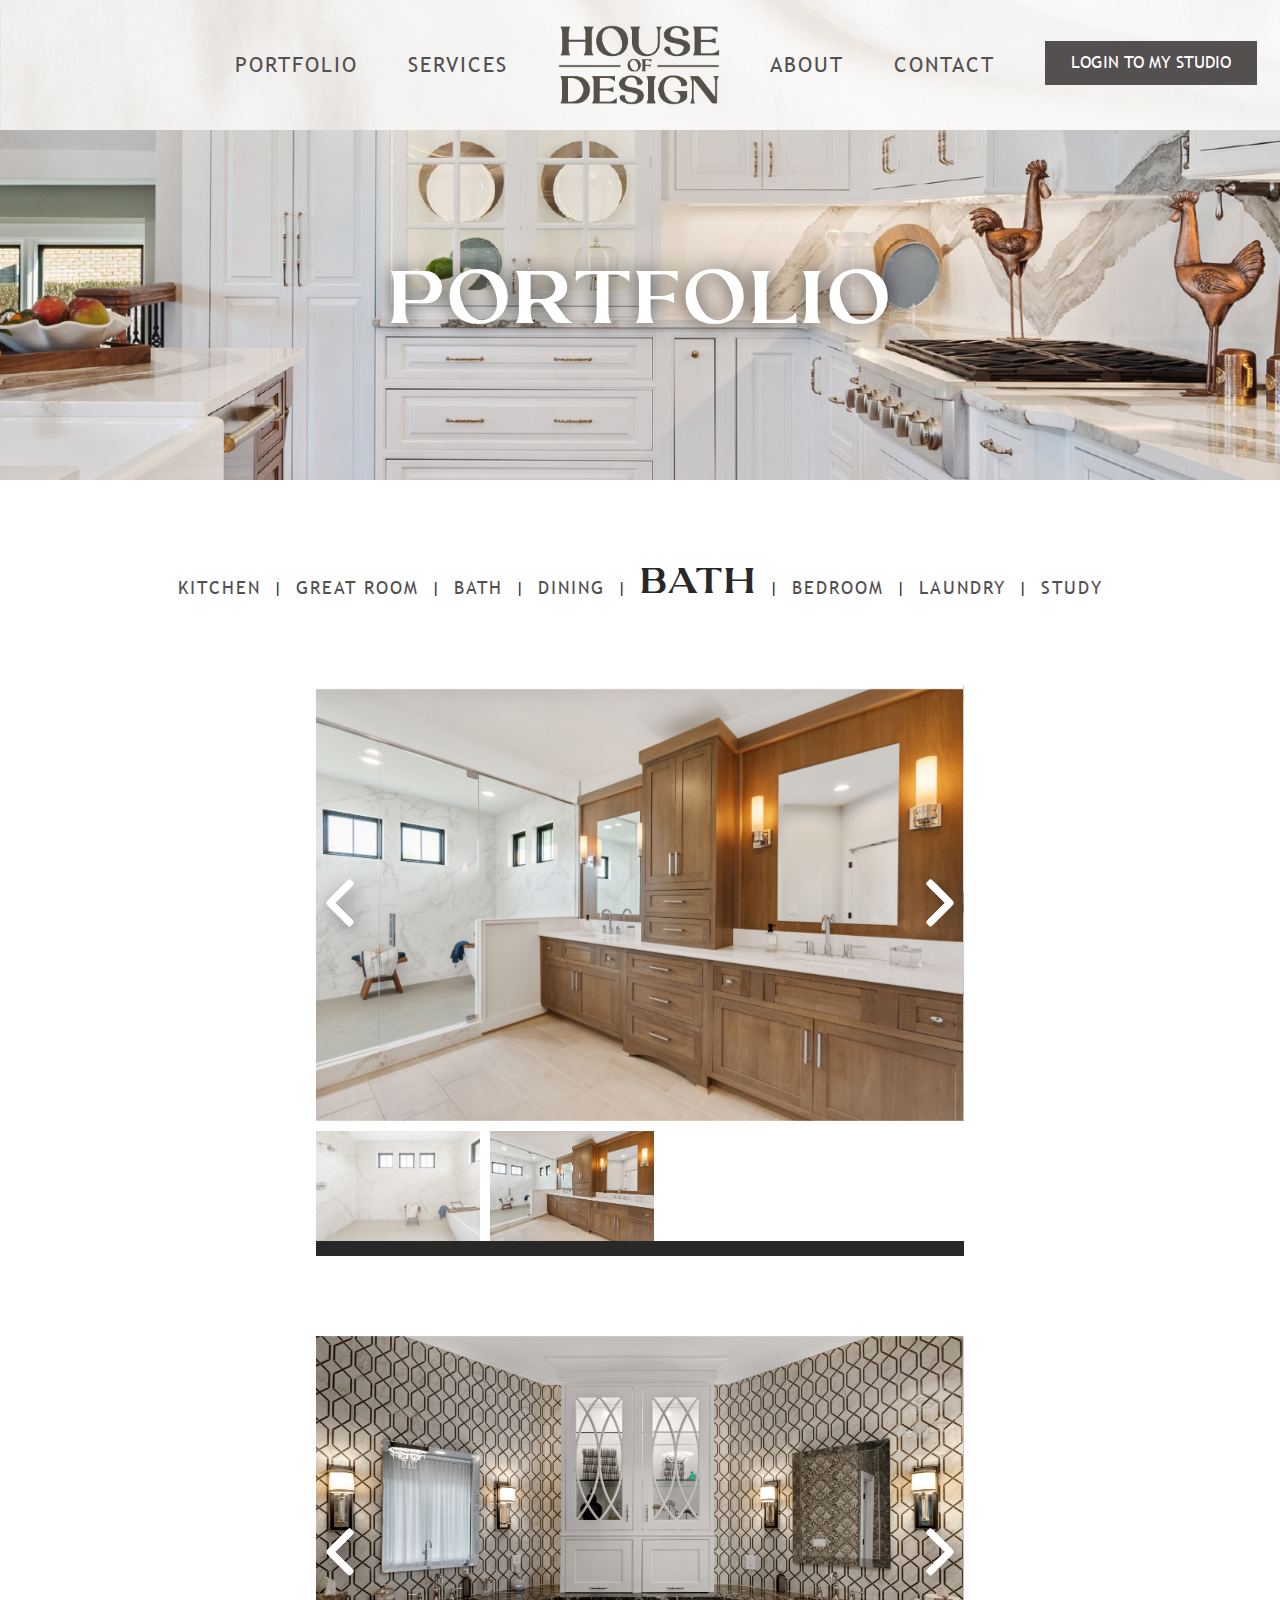
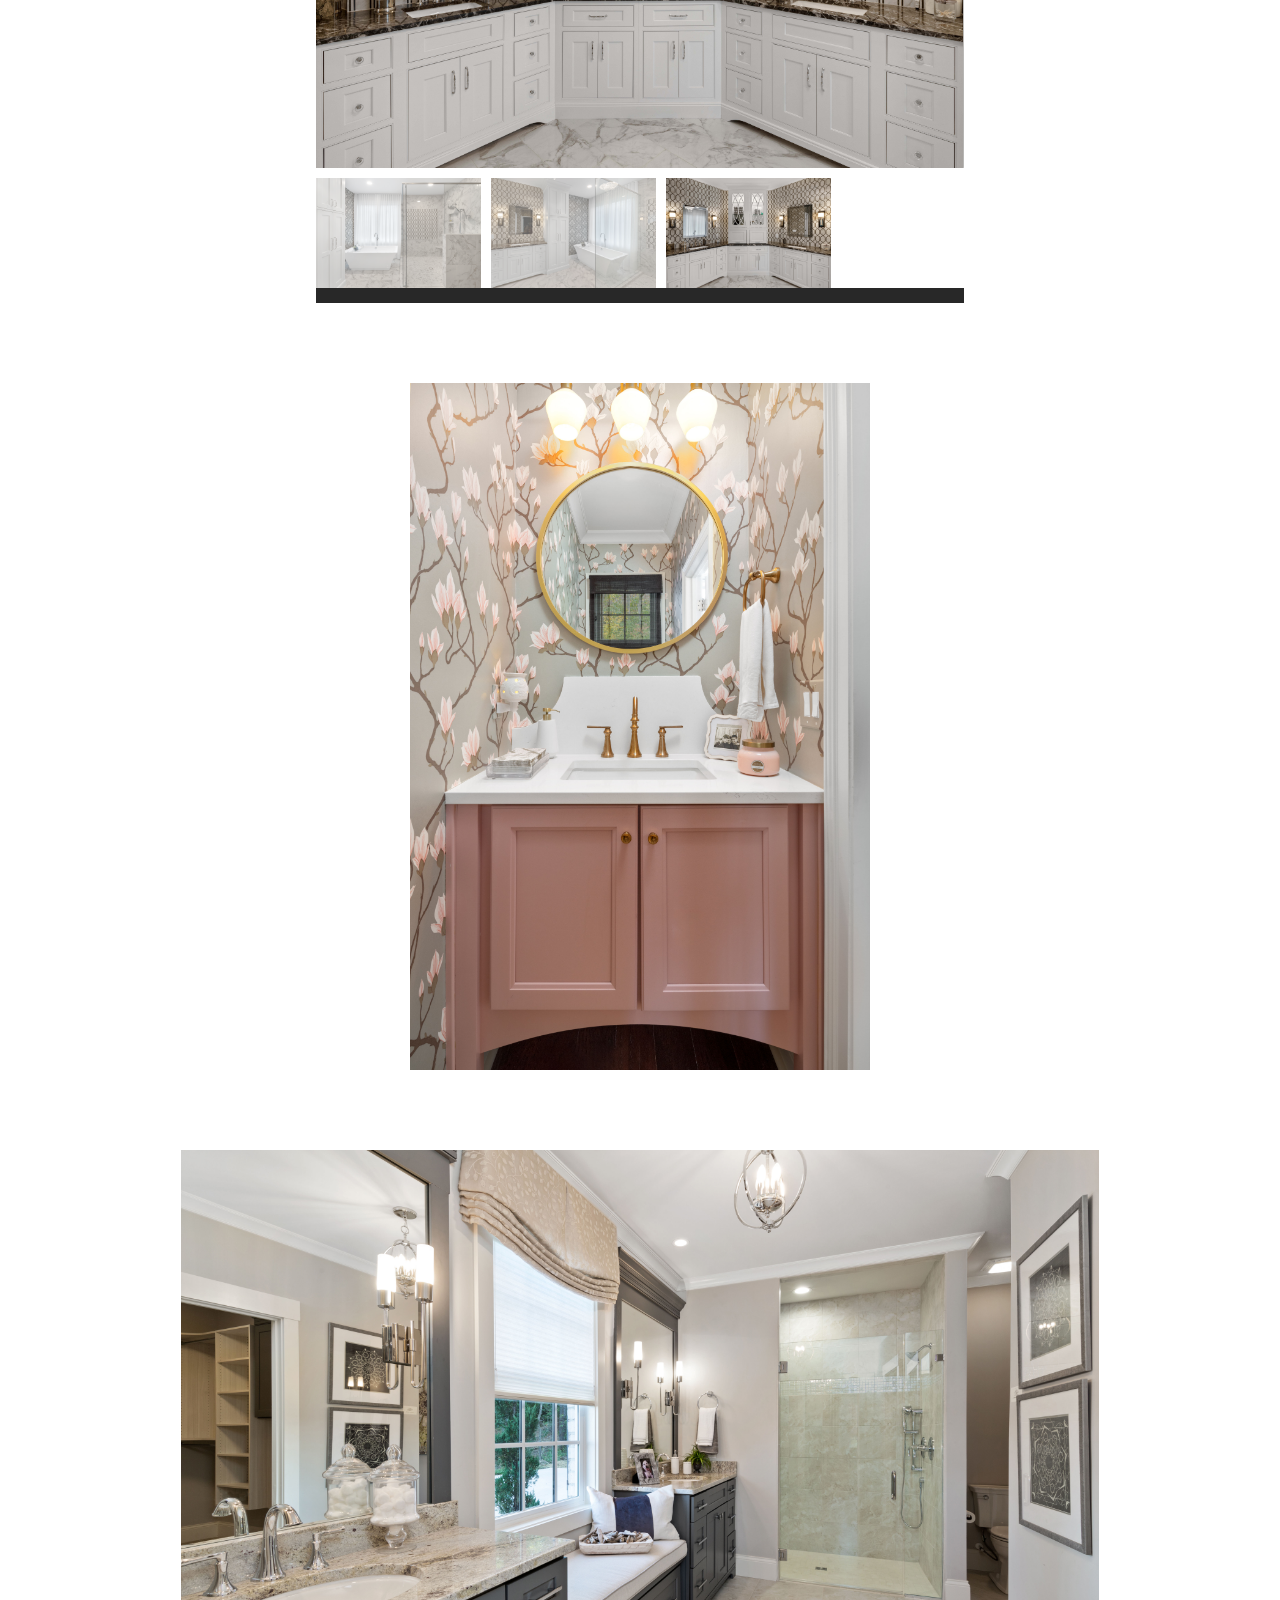
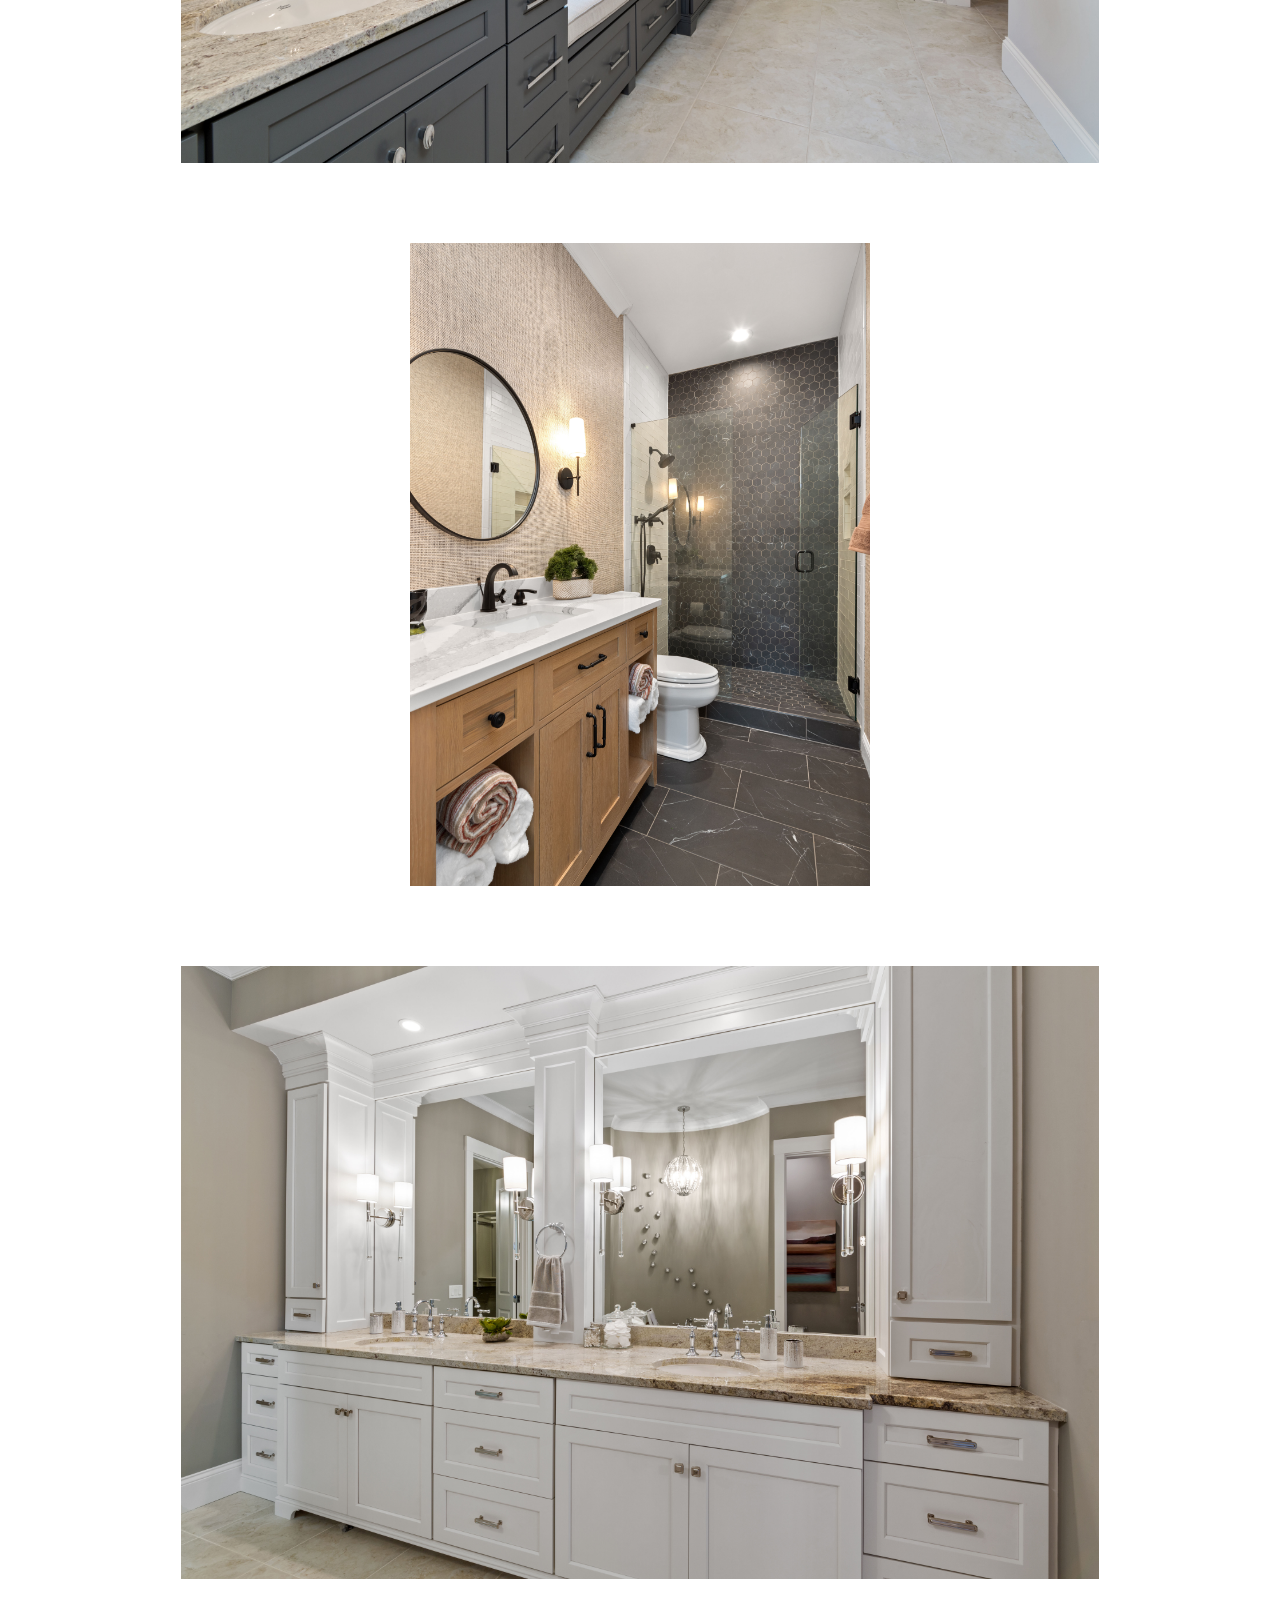
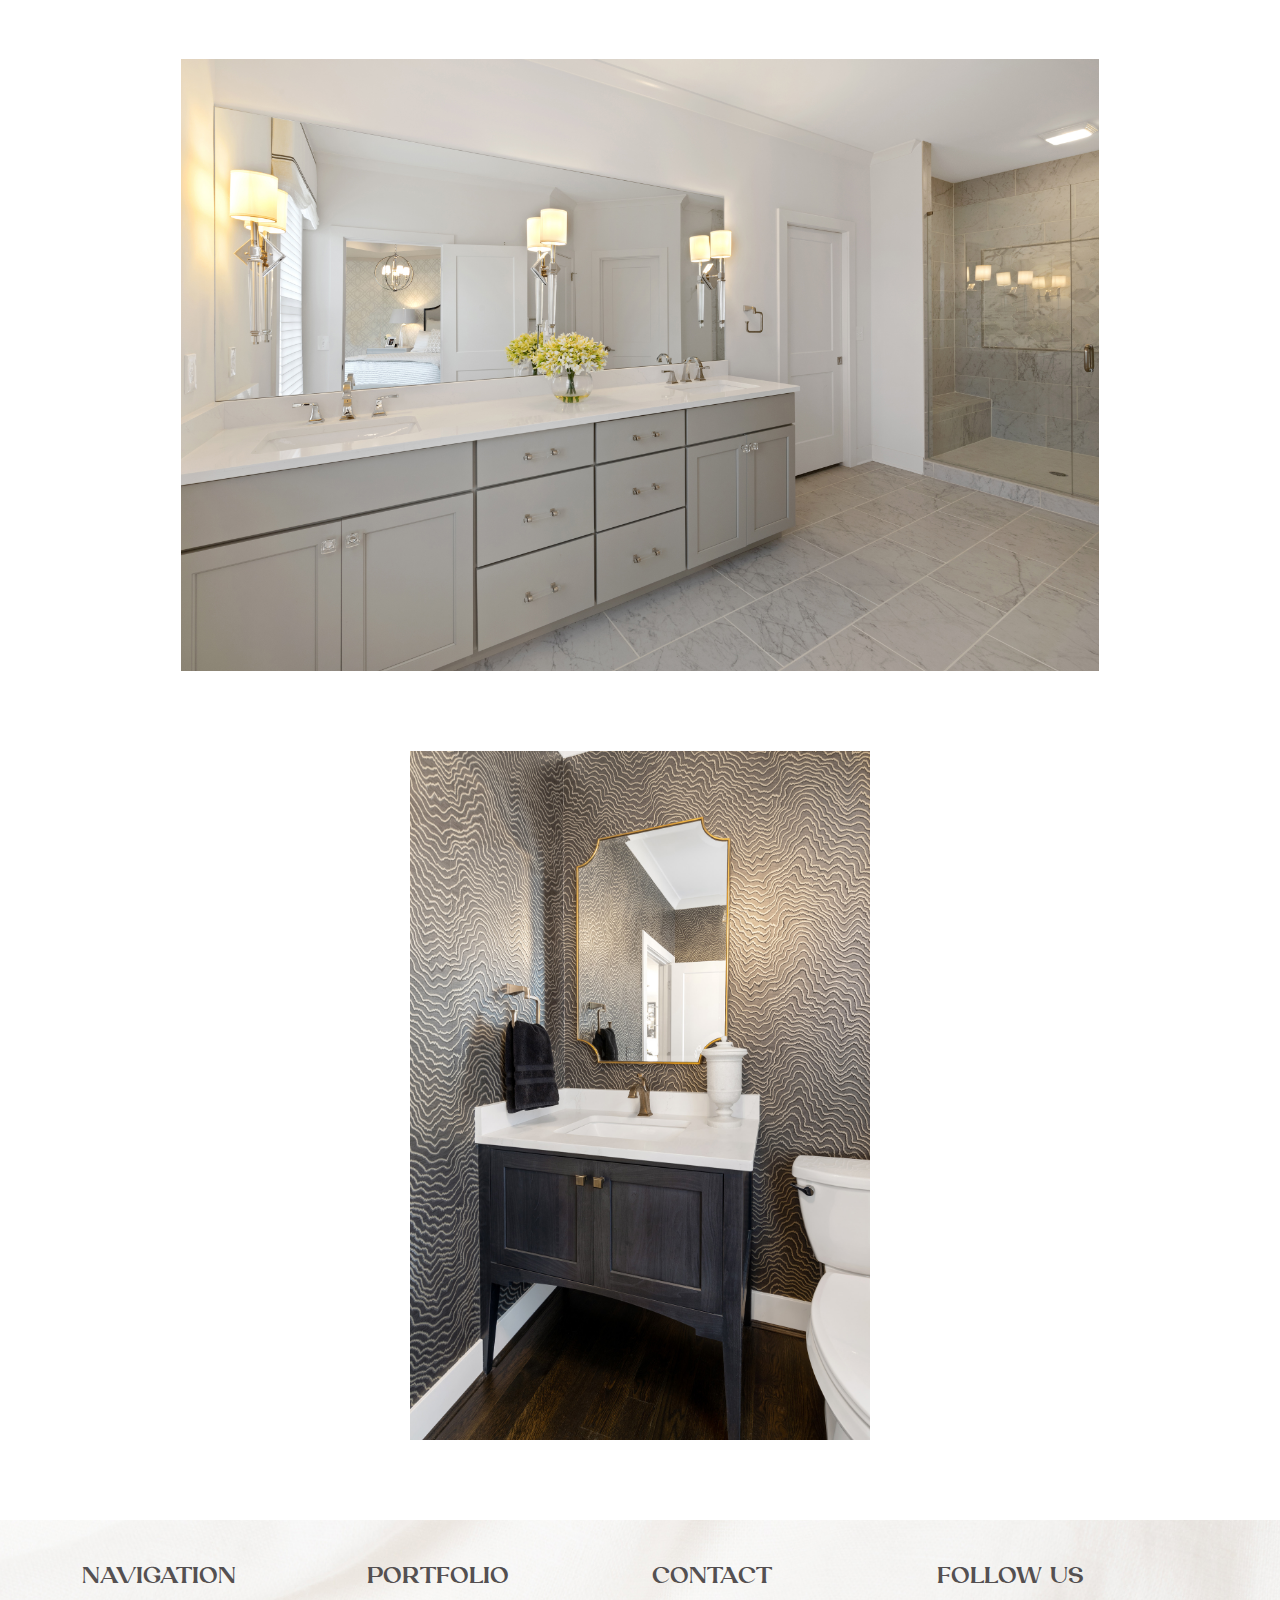
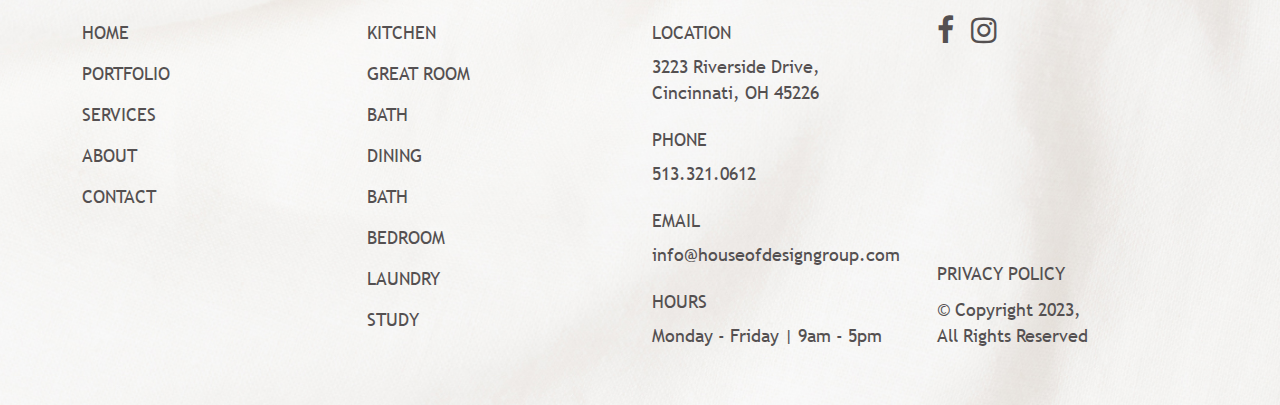
<file: bath.html>
<!DOCTYPE html>
<html lang=en>
<head>
<meta charset=utf-8>
<meta http-equiv="X-UA-Compatible" content="IE=edge">
<meta name="viewport" content="width=device-width, initial-scale=1, shrink-to-fit=no">
<link href="img/favicon.png" rel="shortcut icon" />
<link href="css/bootstrap.min.css" rel="stylesheet">
<link href="css/font-awesome.css" rel="stylesheet">
<link href="css/owl.carousel.min.css" rel="stylesheet">
<link href="css/custom.css" rel="stylesheet">
<link href="css/responsive.css" rel="stylesheet">
<link href="css/animate.min.css" rel="stylesheet"> 
<title>HOUSE OF DESIGN</title>
<meta name="description" content="">
<meta name="keywords" content="">
<!-- swiper slider css -->
<link rel="stylesheet" href="https://cdn.jsdelivr.net/npm/swiper@9/swiper-bundle.min.css" />

<style>
	.flickity-prev-next-button {
		background: transparent;
		border: none;
		/* Apply drop-shadow filter for a subtle shadow effect */
		filter: drop-shadow(2px 4px 6px rgba(0, 0, 0, 0.25));
	}
	
	.flickity-prev-next-button:hover {
		/* Slightly more pronounced drop-shadow on hover for better visibility */
		filter: drop-shadow(3px 6px 9px rgba(0, 0, 0, 0.3));
	}
</style>

<style>
	
		@media (max-width: 1168px) {
	.port-main-img, .carousel-cell {
		height: 300px; /* Smaller height for smaller devices */
	}
	}

</style>

<style>
	/* Default style for larger screens */
	.vertical-image {
	  max-width: 45%;
	}
	
	/* Media query for screens that are 768px wide or less */
	@media (max-width: 1168px) {
	  .vertical-image {
		max-width: 70%;
	  }
	}
</style>

</head>
<body>

<!-- header -->
<div class="header header-sticky">
    <div class="container">
        <div class="row">
            <div class="col-12">
                <nav class="navbar navbar-expand-xl navbar-light">
                    <a class="navbar-brand d-xl-none d-inline-block" href="index.html">
                        <img src="img/logo-main.png" class="img-fluid h-logo" alt="img">
                    </a>
                    <button class="navbar-toggler" type="button" data-bs-toggle="collapse" data-bs-target="#navbarSupportedContent" aria-controls="navbarSupportedContent" aria-expanded="false" aria-label="Toggle navigation" id="ChangeToggle">
                        <span id="navbar-hamburger" class="show">
                            <svg xmlns="http://www.w3.org/2000/svg" width="30" height="30" fill="currentColor" class="bi bi-list" viewBox="0 0 16 16">
                                <path fill-rule="evenodd" d="M2.5 12a.5.5 0 0 1 .5-.5h10a.5.5 0 0 1 0 1H3a.5.5 0 0 1-.5-.5zm0-4a.5.5 0 0 1 .5-.5h10a.5.5 0 0 1 0 1H3a.5.5 0 0 1-.5-.5zm0-4a.5.5 0 0 1 .5-.5h10a.5.5 0 0 1 0 1H3a.5.5 0 0 1-.5-.5z"/>
                            </svg>
                        </span>
                        <span id="navbar-close" class="">
                            <svg xmlns="http://www.w3.org/2000/svg" width="30" height="30" fill="currentColor" class="bi bi-x" viewBox="0 0 16 16">
                                <path d="M4.646 4.646a.5.5 0 0 1 .708 0L8 7.293l2.646-2.647a.5.5 0 0 1 .708.708L8.707 8l2.647 2.646a.5.5 0 0 1-.708.708L8 8.707l-2.646 2.647a.5.5 0 0 1-.708-.708L7.293 8 4.646 5.354a.5.5 0 0 1 0-.708z"/>
                            </svg>
                        </span>
                    </button>
                    <div class="collapse navbar-collapse" id="navbarSupportedContent">
                        <ul class="navbar-nav m-auto align-items-center">
                            <li class="nav-item dropdown">
					          	<a style="color:#545051" class="nav-link dropdown-toggle" href="#" id="navbarDropdown" role="button" data-bs-toggle="dropdown" aria-expanded="false">
					            	Portfolio
					          	</a>
					          	<ul class="dropdown-menu" aria-labelledby="navbarDropdown">
						            <li><a style="color:#545051" class="dropdown-item" href="kitchen.html">kitchen</a></li>
						            <li><a style="color:#545051" class="dropdown-item" href="great-room.html">great room</a></li>
						            <li><a style="color:#545051" class="dropdown-item" href="bath.html">bath</a></li>
						            <li><a style="color:#545051" class="dropdown-item" href="dining.html">dining</a></li>
						            <li><a style="color:#545051" class="dropdown-item" href="bath.html">bath</a></li>
						            <li><a style="color:#545051" class="dropdown-item" href="bedroom.html">bedroom</a></li>
						            <li><a style="color:#545051" class="dropdown-item" href="laundry.html">Laundry</a></li>
						            <li><a style="color:#545051" class="dropdown-item" href="study.html">study</a></li>
					          	</ul>
					        </li>
                            <li class="nav-item">
                                <a style="color:#545051" class="nav-link" href="services.html">Services</a>
                            </li>
                            <li class="nav-item d-xl-block d-none">
                                <a class="nav-link no-hover py-0" href="index.html"><img src="img/logo-main.png" class="img-fluid h-logo" alt="img"></a>
                            </li>
                            <!-- <li class="nav-item">
                                <a class="nav-link" href="#">Shop The Look</a>
                            </li> -->
                            <li class="nav-item">
                                <a style="color:#545051" class="nav-link" href="about.html">About</a>
                            </li>
                            <li class="nav-item">
                                <a style="color:#545051" class="nav-link" href="contact.html">Contact</a>
                            </li>
                            <li class="nav-item px-0 position-relative">
                                <a class="nav-link-btn btn theme-btn" target="_blank" href="https://mydomastudio.com/login/">Login to My Studio</a>
                            </li>
                        </ul>
                    </div>
                </nav>
            </div>
        </div>
    </div>
</div> 

<!-- hero sec -->
<div class="hero-sec-div portfolio-hero-sec sec-pad" style="background-image: url(img/portfolio/hero-bg.jpg);">
	<div class="container">
		<div class="row">
			<div class="col-12">
				<h1 class="hero-title text-shadow">Portfolio</h1>
			</div>
		</div>
	</div>
</div>




<div class="sec-pad pb-0">
	<div class="container">
		<div class="row">
			<div class="col-12 text-center">
				<div class="flex-wrap-div">
					<p style="color:#545051"><a href="kitchen.html">kitchen</a></p>
					<p>|</p>
					<p style="color:#545051"><a href="great-room.html">great room</a></p>
					<p>|</p>
					<p style="color:#545051"><a href="bath.html">bath</a></p>
					<p>|</p>
					<p style="color:#545051"><a href="dining.html">dining</a></p>
					<p>|</p>
					<p class="big-title"><a href="bath.html">bath</a></p>
					<p>|</p>
					<p style="color:#545051"><a href="bedroom.html">bedroom</a></p>
					<p>|</p>
					<p style="color:#545051"><a href="laundry.html">Laundry</a></p>
					<p>|</p>
					<p style="color:#545051"><a href="study.html">study</a></p>
				</div>
			</div>
		</div>
	</div>
</div>





<!-- content area start-->

<div class="container">
	<!-- first slider start -->
<section class="slider_content">
	<div class="swiper mySwiper1 common-wrapper">
	  <div class="swiper-wrapper">
		<div class="swiper-slide"><img src="img/portfolio/bath/1/img1.jpg" alt="bath" /></div>
		<div class="swiper-slide"><img src="img/portfolio/bath/1/img2.jpg" alt="bath" /></div>
		<!-- Add more slider's img -->
	  </div>
	  <div class="swiper-button-next"></div>
	  <div class="swiper-button-prev"></div>
	</div>
	<div class="swiper mySwiper_1 common-inner">
	  <div class="swiper-wrapper">
		<div class="swiper-slide"><img src="img/portfolio/bath/1/img1.jpg" alt="bath" /></div>
		<div class="swiper-slide"><img src="img/portfolio/bath/1/img2.jpg" alt="bath" /></div>
		
		<!-- Add more click img -->
	  </div>
	</div>
  </section>

  <!--  slider start -->
  <section class="slider_content">
	<div class="swiper mySwiper5 common-wrapper">
	  <div class="swiper-wrapper">
		<div class="swiper-slide"><img src="img/portfolio/bath/2/img1.jpg" alt="bath" /></div>
		<div class="swiper-slide"><img src="img/portfolio/bath/2/img2.jpg" alt="bath" /></div>
		<div class="swiper-slide"><img src="img/portfolio/bath/2/img3.jpg" alt="bath" /></div>
		<!-- Add more slider's img -->
	  </div>
	  <div class="swiper-button-next"></div>
	  <div class="swiper-button-prev"></div>
	</div>
	<div class="swiper mySwiper_5 common-inner">
	  <div class="swiper-wrapper">
		<div class="swiper-slide"><img src="img/portfolio/bath/2/img1.jpg" alt="bath" /></div>
		<div class="swiper-slide"><img src="img/portfolio/bath/2/img2.jpg" alt="bath" /></div>
		<div class="swiper-slide"><img src="img/portfolio/bath/2/img3.jpg" alt="bath" /></div>
		<!-- Add more click img -->
	  </div>
	</div>
  </section>
</div>

<!-- content area end-->




<div class="sec-pad pt-0">
	<div class="container">
		<div class="row justify-content-center">
			<div class="col-xxl-10 col-lg-11 col-12">
				<div class="sec-pad pb-0" style="display: flex; align-items: center; justify-content: center; height: 100%;">
					<img src="img/portfolio/bath/img1.jpg" class="img-fluid vertical-image" alt="img">
				</div>
			</div>
			<div class="col-xxl-10 col-lg-11 col-12">
				<div class="sec-pad pb-0" style="display: flex; align-items: center; justify-content: center;">
					<img src="img/portfolio/bath/img2.jpg" class="img-fluid" style="max-width: 90%;" alt="img">
				</div>
			</div>
			<div class="col-xxl-10 col-lg-11 col-12">
				<div class="sec-pad pb-0" style="display: flex; align-items: center; justify-content: center;">
					<img src="img/portfolio/bath/img3.jpg" class="img-fluid vertical-image" alt="img">
				</div>
			</div>
			<div class="col-xxl-10 col-lg-11 col-12">
				<div class="sec-pad pb-0" style="display: flex; align-items: center; justify-content: center;">
					<img src="img/portfolio/bath/img4.jpg" class="img-fluid" style="max-width: 90%;" alt="img">
				</div>
			</div>
			<div class="col-xxl-10 col-lg-11 col-12">
				<div class="sec-pad pb-0" style="display: flex; align-items: center; justify-content: center;">
					<img src="img/portfolio/bath/img5.jpg" class="img-fluid" style="max-width: 90%;" alt="img">
				</div>
			</div>
			<div class="col-xxl-10 col-lg-11 col-12">
				<div class="sec-pad pb-0" style="display: flex; align-items: center; justify-content: center;">
					<img src="img/portfolio/bath/img6.jpg" class="img-fluid vertical-image" alt="img">
				</div>
			</div>
		</div>
	</div>
</div>

<!-- content area end-->

<!-- footer -->
<div class="footer">
	<div class="container">
		<div class="row">
			<div class="col-lg-3 col-sm-6 col-6 mb-lg-0 mb-4">
				<h3 style="color:#545051" class="footer-title">Navigation</h3>
				<div class="footer-links">
					<p style="color:#545051"><a href="default.html">Home</a></p>
					<p style="color:#545051"><a href="kitchen.html">Portfolio</a></p>
					<p style="color:#545051"><a href="services.html">Services</a></p>
					<!-- <p><a href="#">Shop the Look</a></p> -->
					<p style="color:#545051"><a href="about.html">About</a></p>
					<p style="color:#545051"><a href="contact.html">Contact</a></p>
				</div>
			</div>
			<div class="col-lg-3 col-sm-6 col-6 mb-lg-0 mb-4">
				<h3 style="color:#545051" class="footer-title">Portfolio</h3>
				<div class="footer-links">
					<p style="color:#545051"><a href="kitchen.html">kitchen</a></p>
					<p style="color:#545051"><a href="great-room.html">great room</a></p>
					<p style="color:#545051"><a href="bath.html">bath</a></p>
					<p style="color:#545051"><a href="dining.html">dining</a></p>
					<p style="color:#545051"><a href="bath.html">bath</a></p>
					<p style="color:#545051"><a href="bedroom.html">bedroom</a></p>
					<p style="color:#545051"><a href="laundry.html">laundry</a></p>
					<p style="color:#545051"><a href="study.html">study</a></p>
				</div>
			</div>
			<div class="col-lg-3 col-sm-6 col-6 mb-lg-0 mb-4">
				<h3 style="color:#545051" class="footer-title">Contact</h3>
				<div class="">
					<p style="color:#545051" class="uppercase mb-1">location</p>
					<p style="color:#545051" class="ft-18">3223 Riverside Drive, <br>Cincinnati, OH 45226</p>
				</div>
				<div class="">
					<p style="color:#545051" class="uppercase mb-1">Phone</p>
					<p style="color:#545051" class="ft-18"><a href="tel:513.321.0612">513.321.0612</a></p>
				</div>
				<div class="">
					<p style="color:#545051" class="uppercase mb-1">Email</p>
					<p style="color:#545051" class="ft-18"><a href="mailto:info@houseofdesigngroup.com">info@houseofdesigngroup.com</a></p>
				</div>
				<div class="">
					<p style="color:#545051" class="uppercase mb-1">Hours</p>
					<p style="color:#545051" class="ft-18">Monday - Friday |<br class="d-sm-none d-block"> 9am - 5pm</p>
				</div>
			</div>
			<div class="col-lg-3 col-sm-6 col-6 mb-lg-0 mb-4">
				<div class="vertical-flex">
					<div>
						<h3 style="color:#545051" class="footer-title">follow us</h3>
						<div class="social">
							<a href="#"><span style="color:#545051" class="fa fa-facebook"></span></a>
							<a href="#"><span style="color:#545051" class="fa fa-instagram"></span></a>
						</div>
					</div>
					<div>
						<div class="footer-links">
							<p style="color:#545051"><a href="#">privacy policy</a></p>
						</div>
						<p style="color:#545051" class="ft-18">© Copyright 2023,<br>All Rights Reserved</p>
					</div>
				</div>
			</div>
		</div>
	</div>
</div>
<!-- swiper js -->
<script src="https://cdn.jsdelivr.net/npm/swiper@9/swiper-bundle.min.js"></script>
<script src="js/jquery-1.11.1.js"></script>
<script src="js/bootstrap.bundle.min.js"></script>
<script src="js/owl.carousel.min.js"></script>
<script src="js/flickity.pkgd.js"></script>
<script src="js/wow.min.js"></script>
<script src="js/my3860.js?v=1"></script> 
</body>

</html>
</file>
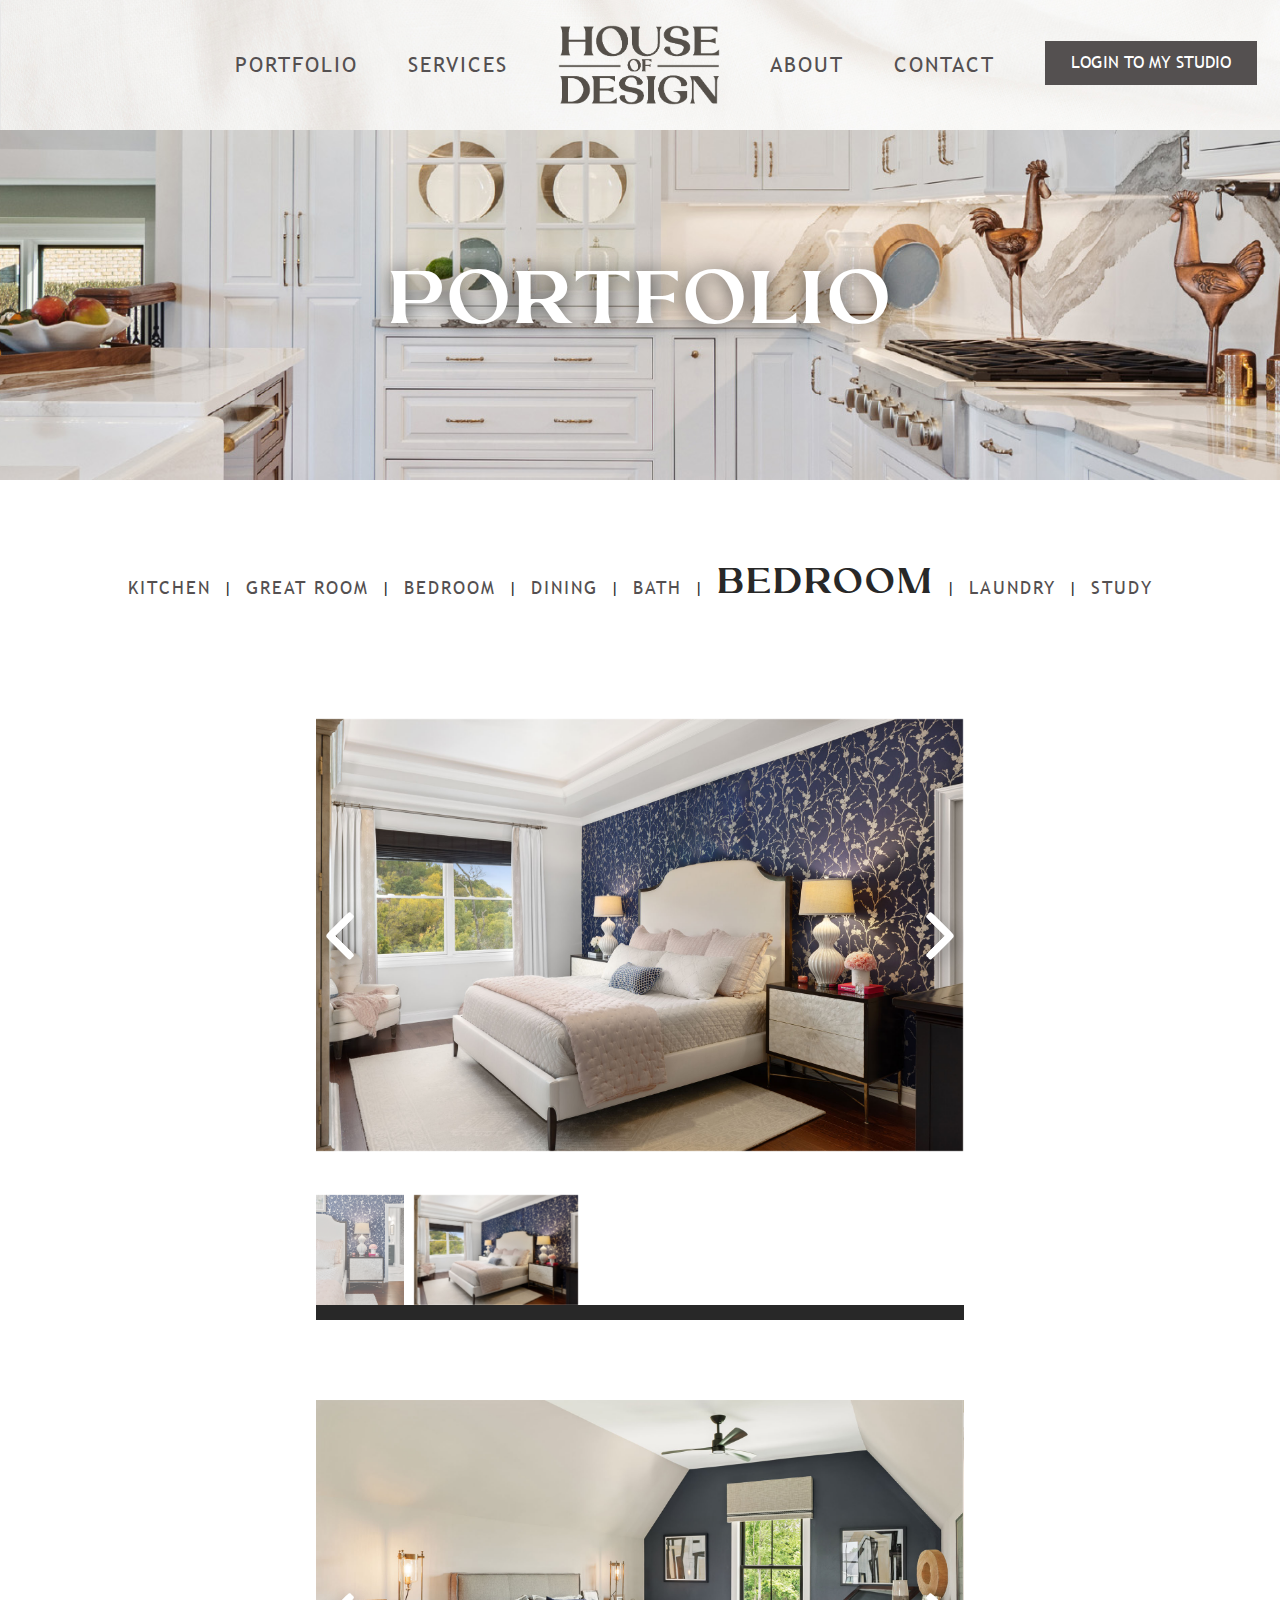
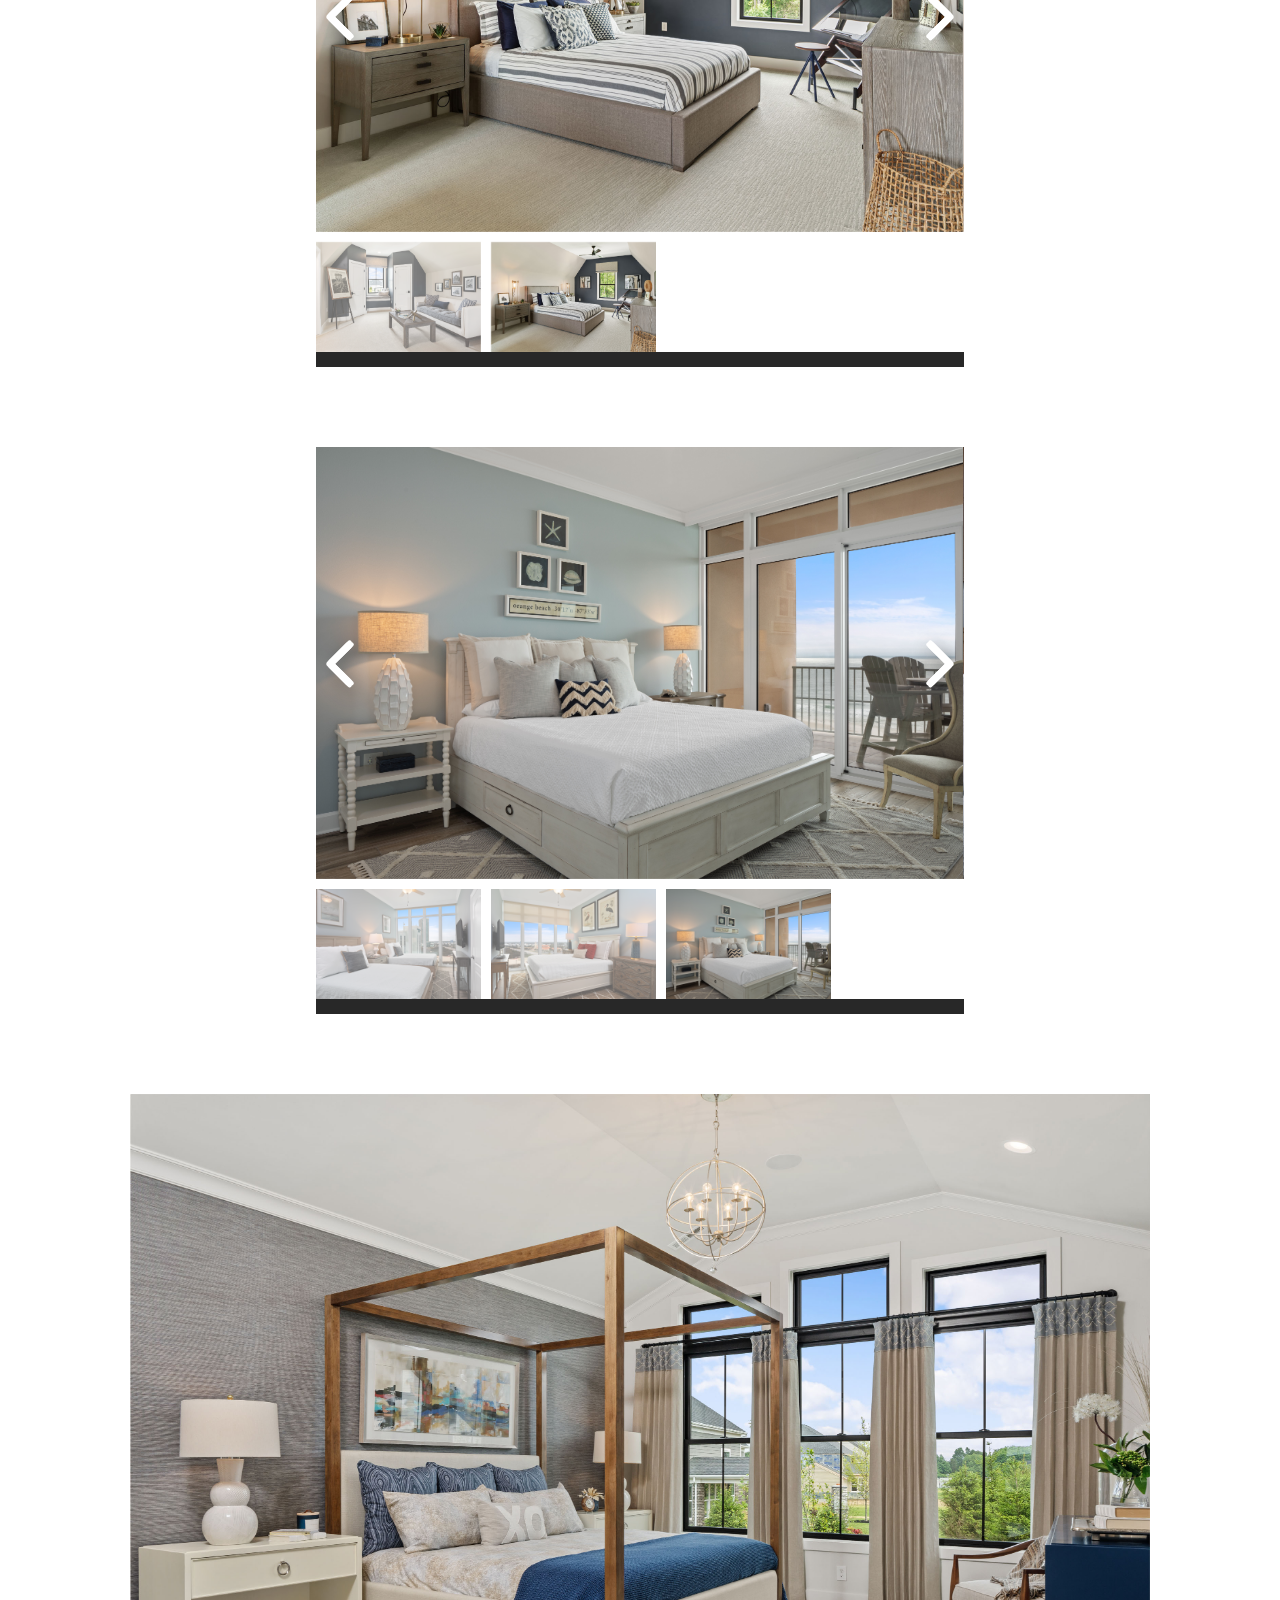
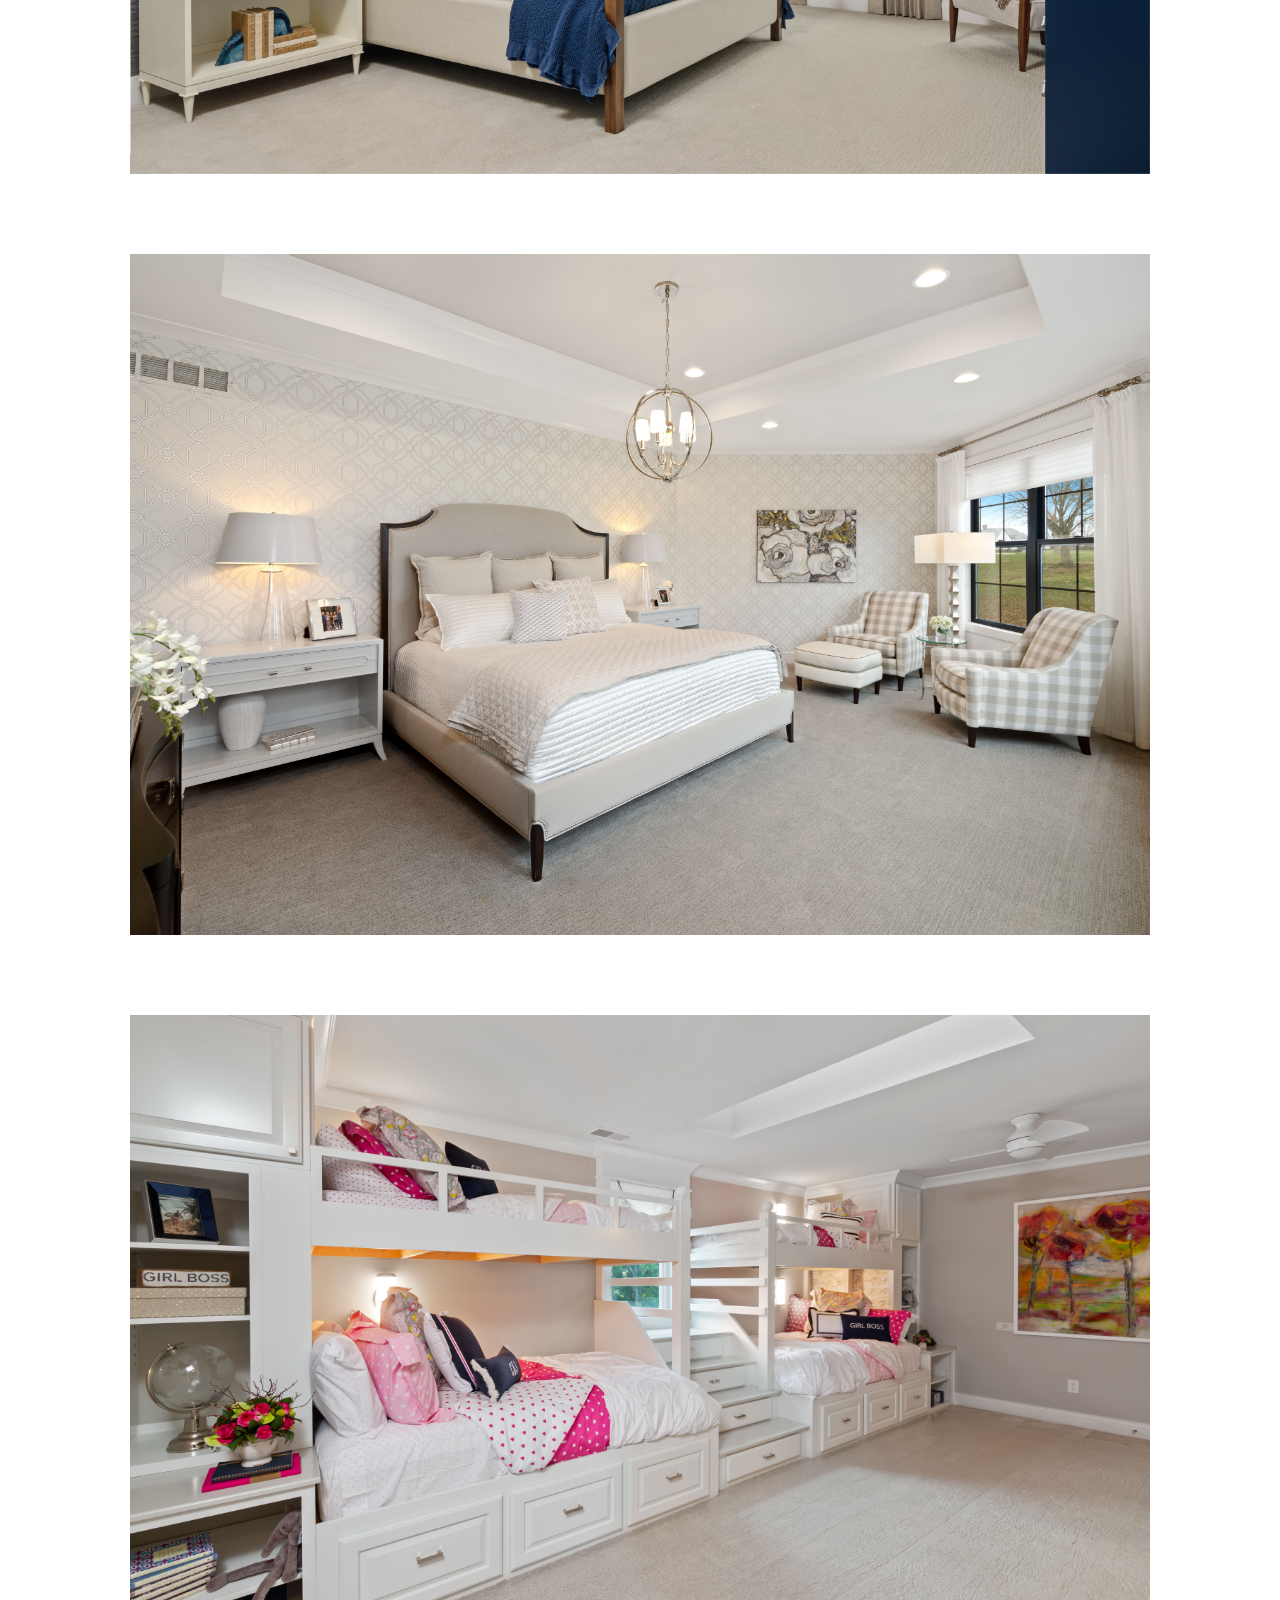
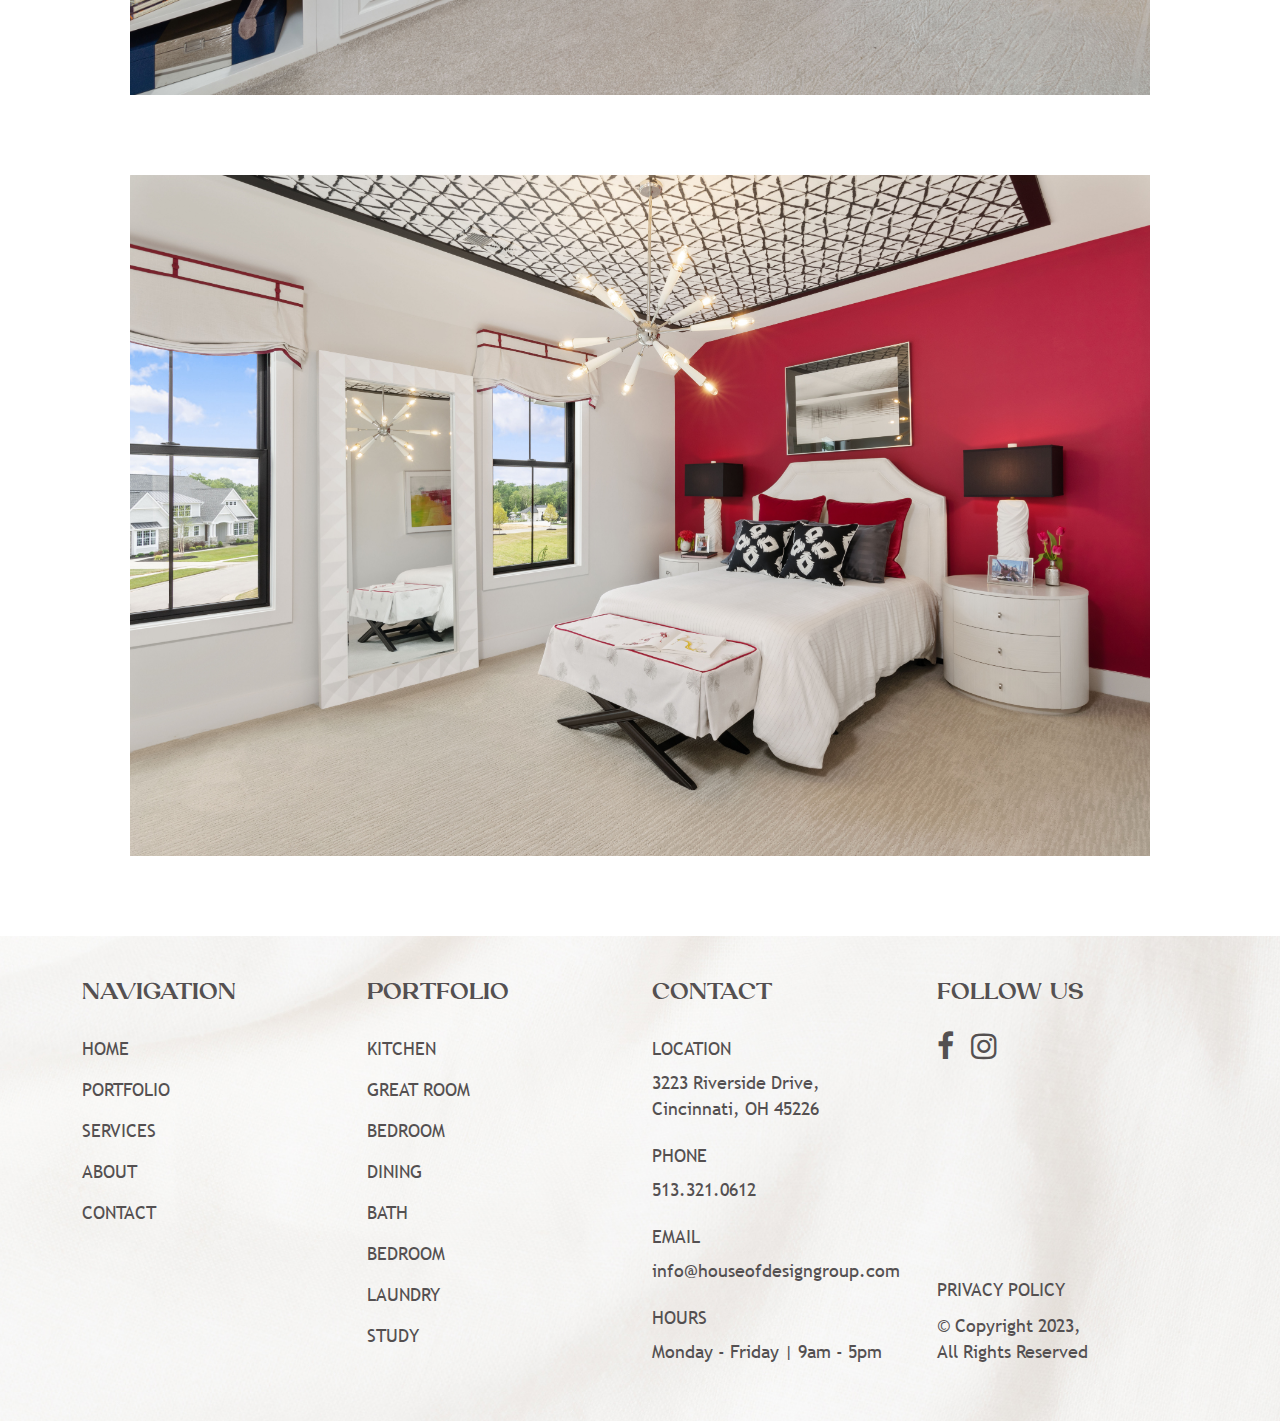
<file: bedroom.html>
<!DOCTYPE html>
<html lang=en>

<head>
<meta charset=utf-8>
<meta http-equiv="X-UA-Compatible" content="IE=edge">
<meta name="viewport" content="width=device-width, initial-scale=1, shrink-to-fit=no">
<link href="img/favicon.png" rel="shortcut icon" />
<link href="css/bootstrap.min.css" rel="stylesheet">
<link href="css/font-awesome.css" rel="stylesheet">
<link href="css/owl.carousel.min.css" rel="stylesheet">
<link href="css/custom.css" rel="stylesheet">
<link href="css/responsive.css" rel="stylesheet">
<link href="css/animate.min.css" rel="stylesheet"> 
<title>HOUSE OF DESIGN</title>
<meta name="description" content="">
<meta name="keywords" content="">
<!-- swiper slider css -->
<link rel="stylesheet" href="https://cdn.jsdelivr.net/npm/swiper@9/swiper-bundle.min.css" />

<style>
	.flickity-prev-next-button {
		background: transparent;
		border: none;
		/* Apply drop-shadow filter for a subtle shadow effect */
		filter: drop-shadow(2px 4px 6px rgba(0, 0, 0, 0.25));
	}
	
	.flickity-prev-next-button:hover {
		/* Slightly more pronounced drop-shadow on hover for better visibility */
		filter: drop-shadow(3px 6px 9px rgba(0, 0, 0, 0.3));
	}
</style>

<style>
	
		@media (max-width: 1168px) {
	.port-main-img, .carousel-cell {
		height: 300px; /* Smaller height for smaller devices */
	}
	}

</style>

<style>
	/* Default style for larger screens */
	.vertical-image {
	  max-width: 45%;
	}
	
	/* Media query for screens that are 768px wide or less */
	@media (max-width: 1168px) {
	  .vertical-image {
		max-width: 70%;
	  }
	}
</style>


</head>
<body>

<div class="header header-sticky">
    <div class="container">
        <div class="row">
            <div class="col-12">
                <nav class="navbar navbar-expand-xl navbar-light">
                    <a class="navbar-brand d-xl-none d-inline-block" href="index.html">
                        <img src="img/logo-main.png" class="img-fluid h-logo" alt="img">
                    </a>
                    <button class="navbar-toggler" type="button" data-bs-toggle="collapse" data-bs-target="#navbarSupportedContent" aria-controls="navbarSupportedContent" aria-expanded="false" aria-label="Toggle navigation" id="ChangeToggle">
                        <span id="navbar-hamburger" class="show">
                            <svg xmlns="http://www.w3.org/2000/svg" width="30" height="30" fill="currentColor" class="bi bi-list" viewBox="0 0 16 16">
                                <path fill-rule="evenodd" d="M2.5 12a.5.5 0 0 1 .5-.5h10a.5.5 0 0 1 0 1H3a.5.5 0 0 1-.5-.5zm0-4a.5.5 0 0 1 .5-.5h10a.5.5 0 0 1 0 1H3a.5.5 0 0 1-.5-.5zm0-4a.5.5 0 0 1 .5-.5h10a.5.5 0 0 1 0 1H3a.5.5 0 0 1-.5-.5z"/>
                            </svg>
                        </span>
                        <span id="navbar-close" class="">
                            <svg xmlns="http://www.w3.org/2000/svg" width="30" height="30" fill="currentColor" class="bi bi-x" viewBox="0 0 16 16">
                                <path d="M4.646 4.646a.5.5 0 0 1 .708 0L8 7.293l2.646-2.647a.5.5 0 0 1 .708.708L8.707 8l2.647 2.646a.5.5 0 0 1-.708.708L8 8.707l-2.646 2.647a.5.5 0 0 1-.708-.708L7.293 8 4.646 5.354a.5.5 0 0 1 0-.708z"/>
                            </svg>
                        </span>
                    </button>
                    <div class="collapse navbar-collapse" id="navbarSupportedContent">
                        <ul class="navbar-nav m-auto align-items-center">
                            <li class="nav-item dropdown">
					          	<a style="color:#545051" class="nav-link dropdown-toggle" href="#" id="navbarDropdown" role="button" data-bs-toggle="dropdown" aria-expanded="false">
					            	Portfolio
					          	</a>
					          	<ul class="dropdown-menu" aria-labelledby="navbarDropdown">
						            <li><a style="color:#545051" class="dropdown-item" href="kitchen.html">kitchen</a></li>
						            <li><a style="color:#545051" class="dropdown-item" href="great-room.html">great room</a></li>
						            <li><a style="color:#545051" class="dropdown-item" href="bedroom.html">bedroom</a></li>
						            <li><a style="color:#545051" class="dropdown-item" href="dining.html">dining</a></li>
						            <li><a style="color:#545051" class="dropdown-item" href="bath.html">bath</a></li>
						            <li><a style="color:#545051" class="dropdown-item" href="bedroom.html">bedroom</a></li>
						            <li><a style="color:#545051" class="dropdown-item" href="laundry.html">Laundry</a></li>
						            <li><a style="color:#545051" class="dropdown-item" href="study.html">study</a></li>
					          	</ul>
					        </li>
                            <li class="nav-item">
                                <a style="color:#545051" class="nav-link" href="services.html">Services</a>
                            </li>
                            <li class="nav-item d-xl-block d-none">
                                <a class="nav-link no-hover py-0" href="index.html"><img src="img/logo-main.png" class="img-fluid h-logo" alt="img"></a>
                            </li>
                            <!-- <li class="nav-item">
                                <a class="nav-link" href="#">Shop The Look</a>
                            </li> -->
                            <li class="nav-item">
                                <a style="color:#545051" class="nav-link" href="about.html">About</a>
                            </li>
                            <li class="nav-item">
                                <a style="color:#545051" class="nav-link" href="contact.html">Contact</a>
                            </li>
                            <li class="nav-item px-0 position-relative">
                                <a class="nav-link-btn btn theme-btn" target="_blank" href="https://mydomastudio.com/login/">Login to My Studio</a>
                            </li>
                        </ul>
                    </div>
                </nav>
            </div>
        </div>
    </div>
</div> 

<!-- hero sec -->
<div class="hero-sec-div portfolio-hero-sec sec-pad" style="background-image: url(img/portfolio/hero-bg.jpg);">
	<div class="container">
		<div class="row">
			<div class="col-12">
				<h1 class="hero-title text-shadow">Portfolio</h1>
			</div>
		</div>
	</div>
</div>

<div class="sec-pad pb-0">
	<div class="container">
		<div class="row">
			<div class="col-12 text-center">
				<div class="flex-wrap-div">
					<p style="color:#545051"><a href="kitchen.html">kitchen</a></p>
					<p>|</p>
					<p style="color:#545051"><a href="great-room.html">great room</a></p>
					<p>|</p>
					<p style="color:#545051"><a href="bedroom.html">bedroom</a></p>
					<p>|</p>
					<p style="color:#545051"><a href="dining.html">dining</a></p>
					<p>|</p>
					<p style="color:#545051"><a href="bath.html">bath</a></p>
					<p>|</p>
					<p class="big-title"><a href="bedroom.html">bedroom</a></p>
					<p>|</p>
					<p style="color:#545051"><a href="laundry.html">Laundry</a></p>
					<p>|</p>
					<p style="color:#545051"><a href="study.html">study</a></p>
				</div>
			</div>
		</div>
	</div>
</div>




<!-- content area start-->

<div class="container">

  <!--  slider start -->
  <section class="slider_content">
	<div class="swiper mySwiper2 common-wrapper row-wrapper">
	  <div class="swiper-wrapper">
		<div class="swiper-slide"><img src="img/portfolio/bedroom/1/img1.jpg" alt="bedroom" /></div>
		<div class="swiper-slide"><img class="Slider_H_B" src="img/portfolio/bedroom/1/img2.jpg" alt="bedroom" /></div>
		<!-- Add more slider's img -->
	  </div>
	  <div class="swiper-button-next"></div>
	  <div class="swiper-button-prev"></div>
	</div>
	<div class="swiper mySwiper_2 common-inner row-inner">
	  <div class="swiper-wrapper">
		<div class="swiper-slide"><img src="img/portfolio/bedroom/1/img1.jpg" alt="" /></div>
		<div class="swiper-slide"><img class="Thamnail_H_2"  src="img/portfolio/bedroom/1/img2.jpg" alt="" /></div>
		<!-- Add more click img -->
	  </div>
	</div>
  </section>


	<!--  slider start -->
<section class="slider_content">
	<div class="swiper mySwiper1 common-wrapper">
	  <div class="swiper-wrapper">
		<div class="swiper-slide"><img src="img/portfolio/bedroom/2/img1.jpg" alt="bedroom" /></div>
		<div class="swiper-slide"><img src="img/portfolio/bedroom/2/img2.jpg" alt="bedroom" /></div>
		<!-- Add more slider's img -->
	  </div>
	  <div class="swiper-button-next"></div>
	  <div class="swiper-button-prev"></div>
	</div>
	<div class="swiper mySwiper_1 common-inner">
	  <div class="swiper-wrapper">
		<div class="swiper-slide"><img src="img/portfolio/bedroom/2/img1.jpg" alt="bedroom" /></div>
		<div class="swiper-slide"><img src="img/portfolio/bedroom/2/img2.jpg" alt="bedroom" /></div>
		
		<!-- Add more click img -->
	  </div>
	</div>
  </section>

  <!-- slider  start -->
  <section class="slider_content">
	<div class="swiper mySwiper5 common-wrapper">
	  <div class="swiper-wrapper">
		<div class="swiper-slide"><img src="img/portfolio/bedroom/3/img1.jpg" alt="bath" /></div>
		<div class="swiper-slide"><img src="img/portfolio/bedroom/3/img2.jpg" alt="bath" /></div>
		<div class="swiper-slide"><img src="img/portfolio/bedroom/3/img3.jpg" alt="bath" /></div>
		<!-- Add more slider's img -->
	  </div>
	  <div class="swiper-button-next"></div>
	  <div class="swiper-button-prev"></div>
	</div>
	<div class="swiper mySwiper_5 common-inner">
	  <div class="swiper-wrapper">
		<div class="swiper-slide"><img src="img/portfolio/bedroom/3/img1.jpg" alt="bath" /></div>
		<div class="swiper-slide"><img src="img/portfolio/bedroom/3/img2.jpg" alt="bath" /></div>
		<div class="swiper-slide"><img src="img/portfolio/bedroom/3/img3.jpg" alt="bath" /></div>
		<!-- Add more click img -->
	  </div>
	</div>
  </section>
</div>




<div class="sec-pad pt-0">
	<div class="container">
		<div class="row justify-content-center">
			<div class="col-xxl-10 col-lg-11 col-12">
				<div class="sec-pad pb-0">
					<img src="img/portfolio/bedroom/img1.jpg" class="img-fluid" alt="img">
				</div>
			</div>
			<div class="col-xxl-10 col-lg-11 col-12">
				<div class="sec-pad pb-0">
					<img src="img/portfolio/bedroom/img2.jpg" class="img-fluid" alt="img">
				</div>
			</div>
			<div class="col-xxl-10 col-lg-11 col-12">
				<div class="sec-pad pb-0">
					<img src="img/portfolio/bedroom/img3.jpg" class="img-fluid" alt="img">
				</div>
			</div>
			<div class="col-xxl-10 col-lg-11 col-12">
				<div class="sec-pad pb-0">
					<img src="img/portfolio/bedroom/img4.jpg" class="img-fluid" alt="img">
				</div>
			</div>
		</div>
	</div>
</div>

<!-- content area end-->

<!-- footer -->
<div class="footer">
	<div class="container">
		<div class="row">
			<div class="col-lg-3 col-sm-6 col-6 mb-lg-0 mb-4">
				<h3 style="color:#545051" class="footer-title">Navigation</h3>
				<div class="footer-links">
					<p style="color:#545051"><a href="default.html">Home</a></p>
					<p style="color:#545051"><a href="kitchen.html">Portfolio</a></p>
					<p style="color:#545051"><a href="services.html">Services</a></p>
					<!-- <p><a href="#">Shop the Look</a></p> -->
					<p style="color:#545051"><a href="about.html">About</a></p>
					<p style="color:#545051"><a href="contact.html">Contact</a></p>
				</div>
			</div>
			<div class="col-lg-3 col-sm-6 col-6 mb-lg-0 mb-4">
				<h3 style="color:#545051" class="footer-title">Portfolio</h3>
				<div class="footer-links">
					<p style="color:#545051"><a href="kitchen.html">kitchen</a></p>
					<p style="color:#545051"><a href="great-room.html">great room</a></p>
					<p style="color:#545051"><a href="bedroom.html">bedroom</a></p>
					<p style="color:#545051"><a href="dining.html">dining</a></p>
					<p style="color:#545051"><a href="bath.html">bath</a></p>
					<p style="color:#545051"><a href="bedroom.html">bedroom</a></p>
					<p style="color:#545051"><a href="laundry.html">laundry</a></p>
					<p style="color:#545051"><a href="study.html">study</a></p>
				</div>
			</div>
			<div class="col-lg-3 col-sm-6 col-6 mb-lg-0 mb-4">
				<h3 style="color:#545051" class="footer-title">Contact</h3>
				<div class="">
					<p style="color:#545051" class="uppercase mb-1">location</p>
					<p style="color:#545051" class="ft-18">3223 Riverside Drive, <br>Cincinnati, OH 45226</p>
				</div>
				<div class="">
					<p style="color:#545051" class="uppercase mb-1">Phone</p>
					<p style="color:#545051" class="ft-18"><a href="tel:513.321.0612">513.321.0612</a></p>
				</div>
				<div class="">
					<p style="color:#545051" class="uppercase mb-1">Email</p>
					<p style="color:#545051" class="ft-18"><a href="mailto:info@houseofdesigngroup.com">info@houseofdesigngroup.com</a></p>
				</div>
				<div class="">
					<p style="color:#545051" class="uppercase mb-1">Hours</p>
					<p style="color:#545051" class="ft-18">Monday - Friday |<br class="d-sm-none d-block"> 9am - 5pm</p>
				</div>
			</div>
			<div class="col-lg-3 col-sm-6 col-6 mb-lg-0 mb-4">
				<div class="vertical-flex">
					<div>
						<h3 style="color:#545051" class="footer-title">follow us</h3>
						<div class="social">
							<a href="#"><span style="color:#545051" class="fa fa-facebook"></span></a>
							<a href="#"><span style="color:#545051" class="fa fa-instagram"></span></a>
						</div>
					</div>
					<div>
						<div class="footer-links">
							<p style="color:#545051"><a href="#">privacy policy</a></p>
						</div>
						<p style="color:#545051" class="ft-18">© Copyright 2023,<br>All Rights Reserved</p>
					</div>
				</div>
			</div>
		</div>
	</div>
</div>
<!-- swiper js -->
<script src="https://cdn.jsdelivr.net/npm/swiper@9/swiper-bundle.min.js"></script>
<script src="js/jquery-1.11.1.js"></script>
<script src="js/bootstrap.bundle.min.js"></script>
<script src="js/owl.carousel.min.js"></script>
<script src="js/flickity.pkgd.js"></script>
<script src="js/wow.min.js"></script>
<script src="js/my3860.js?v=1"></script> 
</body>

</html>
</file>
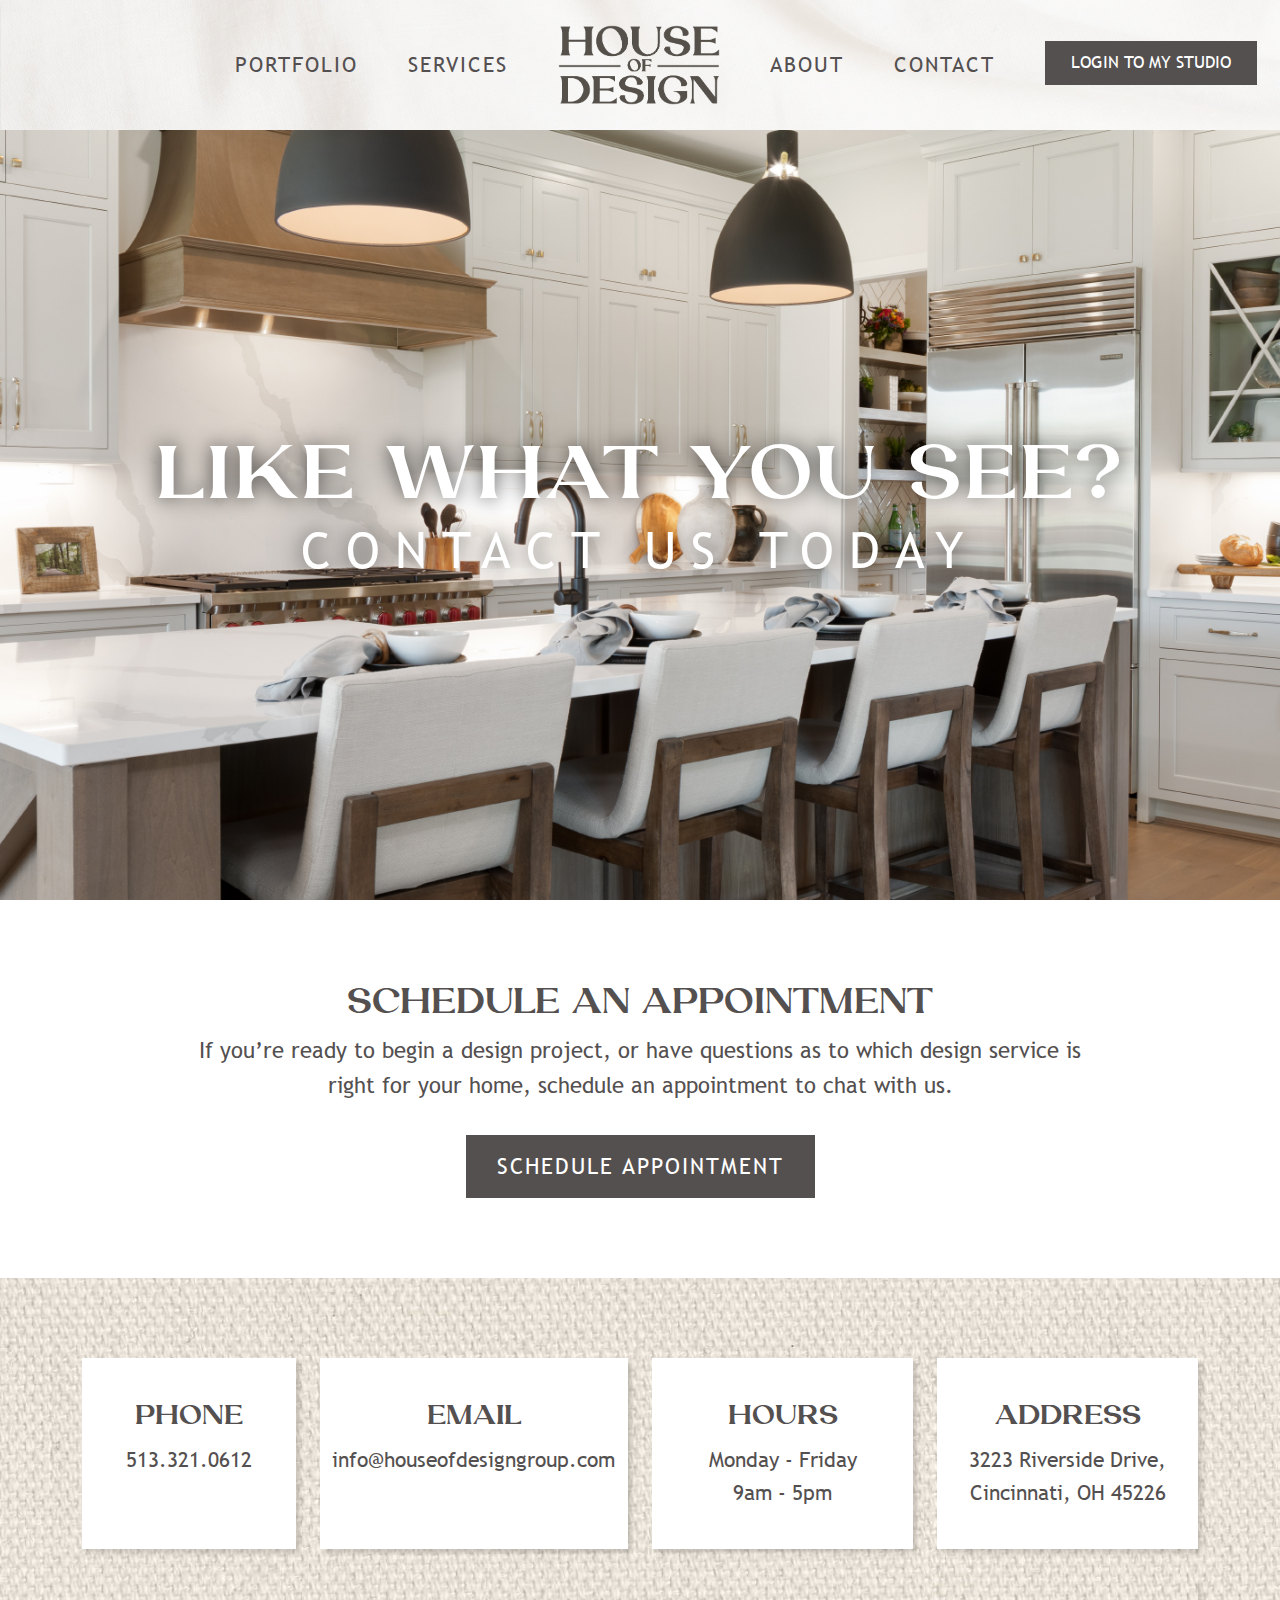
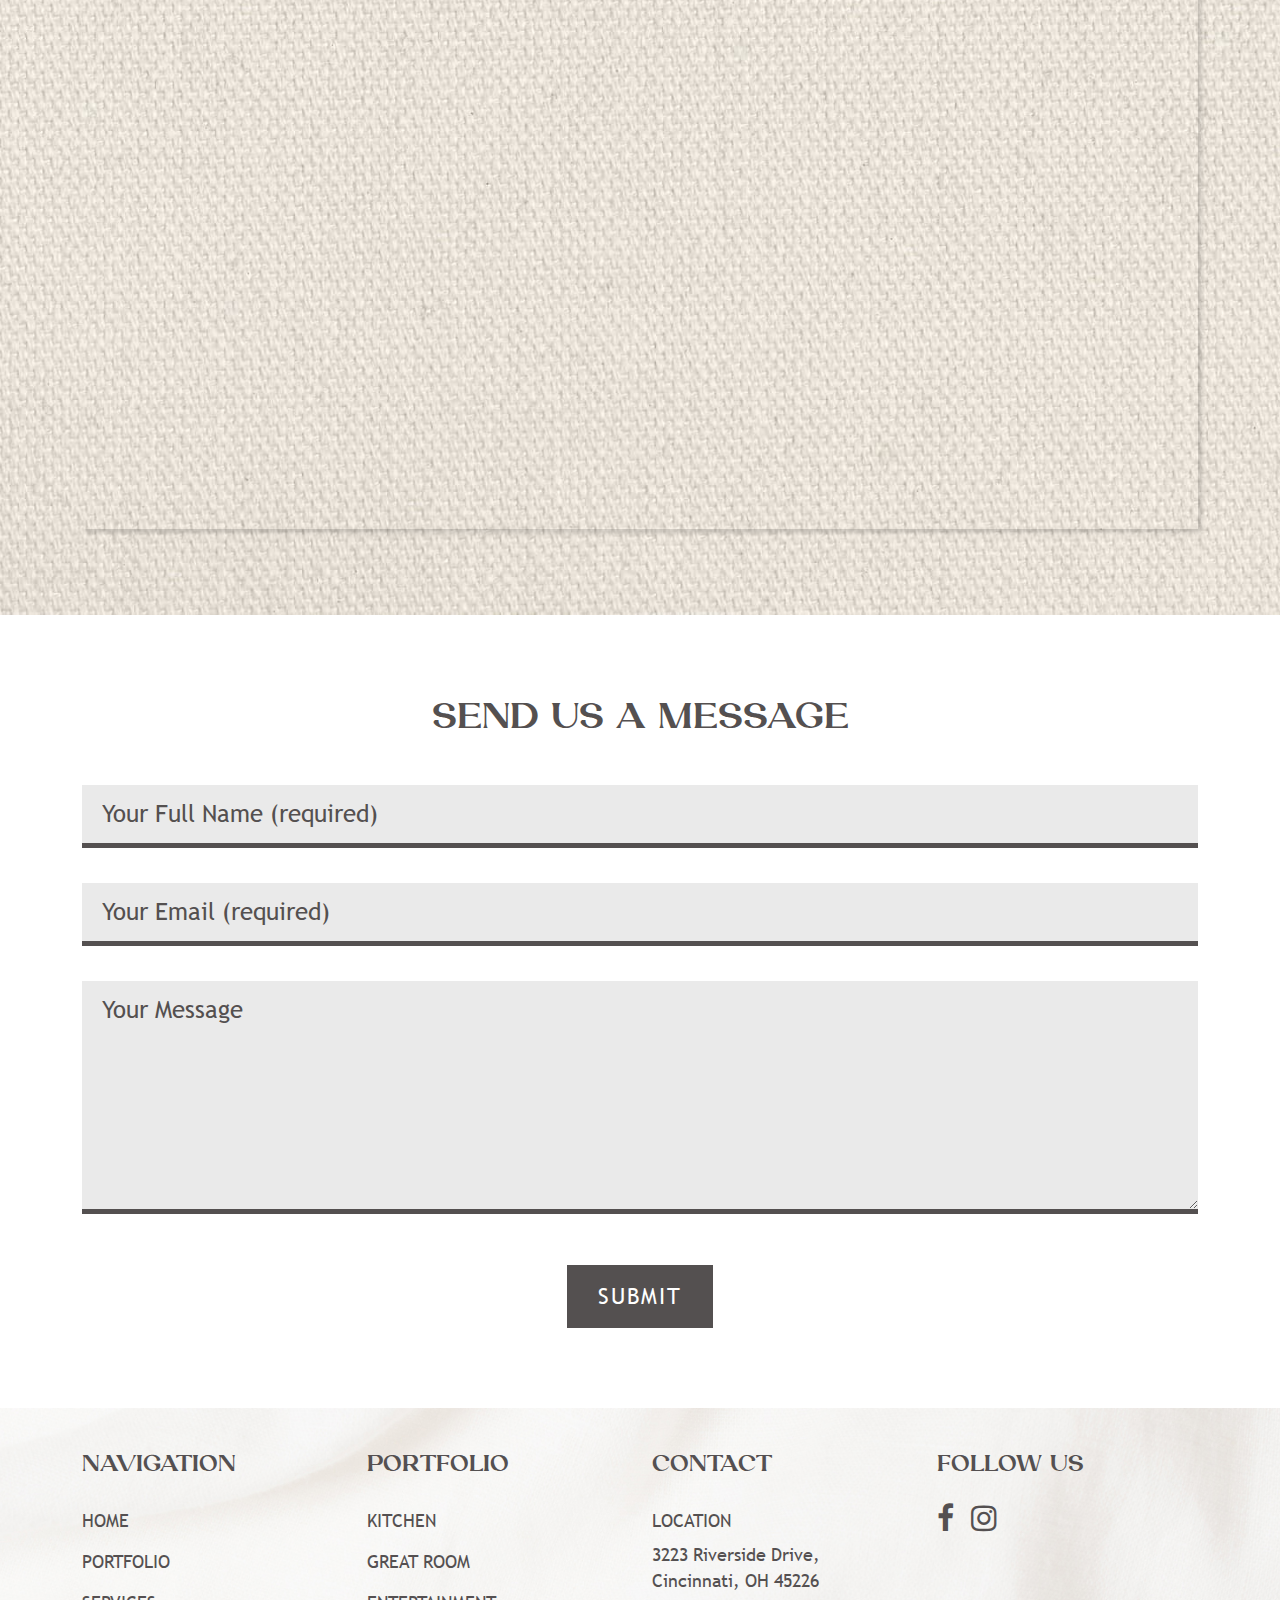
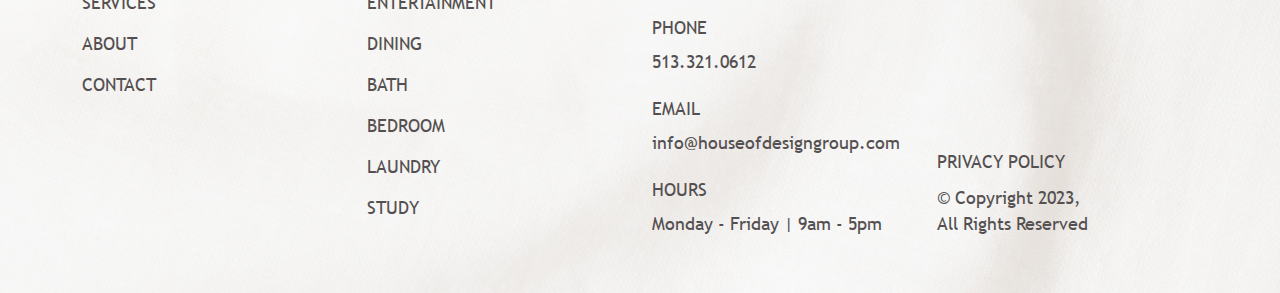
<file: contact.html>
<!DOCTYPE html>
<html lang=en>

<!-- Mirrored from hod.xponex.com/contact by HTTrack Website Copier/3.x [XR&CO'2014], Fri, 01 Mar 2024 05:10:27 GMT -->
<head>
<meta charset=utf-8>
<meta http-equiv="X-UA-Compatible" content="IE=edge">
<meta name="viewport" content="width=device-width, initial-scale=1, shrink-to-fit=no">
<link href="img/favicon.png" rel="shortcut icon" />
<link href="css/bootstrap.min.css" rel="stylesheet">
<link href="css/font-awesome.css" rel="stylesheet">
<link href="css/owl.carousel.min.css" rel="stylesheet">
<link href="css/custom.css" rel="stylesheet">
<link href="css/responsive.css" rel="stylesheet">
<link href="css/animate.min.css" rel="stylesheet"> 
<title>HOUSE OF DESIGN</title>
<meta name="description" content="">
<meta name="keywords" content="">
</head>
<body>

<!-- header -->
<div class="header header-sticky">
    <div class="container">
        <div class="row">
            <div class="col-12">
                <nav class="navbar navbar-expand-xl navbar-light">
                    <a class="navbar-brand d-xl-none d-inline-block" href="index.html">
                        <img src="img/logo-main.png" class="img-fluid h-logo" alt="img">
                    </a>
                    <button class="navbar-toggler" type="button" data-bs-toggle="collapse" data-bs-target="#navbarSupportedContent" aria-controls="navbarSupportedContent" aria-expanded="false" aria-label="Toggle navigation" id="ChangeToggle">
                        <span id="navbar-hamburger" class="show">
                            <svg xmlns="http://www.w3.org/2000/svg" width="30" height="30" fill="currentColor" class="bi bi-list" viewBox="0 0 16 16">
                                <path fill-rule="evenodd" d="M2.5 12a.5.5 0 0 1 .5-.5h10a.5.5 0 0 1 0 1H3a.5.5 0 0 1-.5-.5zm0-4a.5.5 0 0 1 .5-.5h10a.5.5 0 0 1 0 1H3a.5.5 0 0 1-.5-.5zm0-4a.5.5 0 0 1 .5-.5h10a.5.5 0 0 1 0 1H3a.5.5 0 0 1-.5-.5z"/>
                            </svg>
                        </span>
                        <span id="navbar-close" class="">
                            <svg xmlns="http://www.w3.org/2000/svg" width="30" height="30" fill="currentColor" class="bi bi-x" viewBox="0 0 16 16">
                                <path d="M4.646 4.646a.5.5 0 0 1 .708 0L8 7.293l2.646-2.647a.5.5 0 0 1 .708.708L8.707 8l2.647 2.646a.5.5 0 0 1-.708.708L8 8.707l-2.646 2.647a.5.5 0 0 1-.708-.708L7.293 8 4.646 5.354a.5.5 0 0 1 0-.708z"/>
                            </svg>
                        </span>
                    </button>
                    <div class="collapse navbar-collapse" id="navbarSupportedContent">
                        <ul class="navbar-nav m-auto align-items-center">
                            <li class="nav-item dropdown">
					          	<a style="color:#545051" class="nav-link dropdown-toggle" href="#" id="navbarDropdown" role="button" data-bs-toggle="dropdown" aria-expanded="false">
					            	Portfolio
					          	</a>
					          	<ul class="dropdown-menu" aria-labelledby="navbarDropdown">
						            <li><a style="color:#545051" class="dropdown-item" href="kitchen.html">kitchen</a></li>
						            <li><a style="color:#545051" class="dropdown-item" href="great-room.html">great room</a></li>
						            <li><a style="color:#545051" class="dropdown-item" href="entertainment.html">entertainment</a></li>
						            <li><a style="color:#545051" class="dropdown-item" href="dining.html">dining</a></li>
						            <li><a style="color:#545051" class="dropdown-item" href="bath.html">bath</a></li>
						            <li><a style="color:#545051" class="dropdown-item" href="bedroom.html">bedroom</a></li>
						            <li><a style="color:#545051" class="dropdown-item" href="laundry.html">Laundry</a></li>
						            <li><a style="color:#545051" class="dropdown-item" href="study.html">study</a></li>
					          	</ul>
					        </li>
                            <li class="nav-item">
                                <a style="color:#545051" class="nav-link" href="services.html">Services</a>
                            </li>
                            <li class="nav-item d-xl-block d-none">
                                <a class="nav-link no-hover py-0" href="index.html"><img src="img/logo-main.png" class="img-fluid h-logo" alt="img"></a>
                            </li>
                            <!-- <li class="nav-item">
                                <a class="nav-link" href="#">Shop The Look</a>
                            </li> -->
                            <li class="nav-item">
                                <a style="color:#545051" class="nav-link" href="about.html">About</a>
                            </li>
                            <li class="nav-item">
                                <a style="color:#545051" class="nav-link" href="contact.html">Contact</a>
                            </li>
                            <li class="nav-item px-0 position-relative">
                                <a class="nav-link-btn btn theme-btn" target="_blank" href="https://mydomastudio.com/login/">Login to My Studio</a>
                            </li>
                        </ul>
                    </div>
                </nav>
            </div>
        </div>
    </div>
</div> 

<!-- hero sec -->
<div class="hero-sec-div sec-pad" style="background-image: url(img/contact/hero-bg.jpg);">
	<div class="container">
		<div class="row">
			<div class="col-12">
				<h1 class="hero-title text-shadow">like what you see?<br><span class="hero-small-text">contact us today</span></h1>
			</div>
		</div>
	</div>
</div>

<!-- content area start-->
<div class="sec-pad">
	<div class="container">
		<div class="row justify-content-center">
			<div class="col-xxl-8 col-lg-10 col-12 text-center">
				<h2 class="big-title mb-2">Schedule an appointment</h2>
				<p class="ft-25">If you’re ready to begin a design project, or have questions as to which design service is right for your home, schedule an appointment to chat with us.</p>
				<a href="#" class="btn theme-btn mt-3">schedule appointment</a>
			</div>
		</div>
	</div>
</div>

<div class="sec-pad sec-bg" style="background-image: url('img/contact/sec-bg1.jpg');">
	<div class="container">
		<div class="row">
			<div class="col-xl-6">
				<div class="row h-100">
					<div class="col-xl-5 col-md-6 white-shadow-box-margin">
						<div class="white-shadow-box">
							<p class="title mb-2">phone</p>
							<p class="ft-25 mb-0"><a href="tel:513.321.0612">513.321.0612</a></p>
						</div>
					</div>
					<div class="col-xl-7 col-md-6 white-shadow-box-margin">
						<div class="white-shadow-box">
							<p class="title mb-2">email</p>
							<p class="ft-25 work-break mb-0"><a href="mailto:info@houseofdesigngroup.com">info@houseofdesigngroup.com</a></p>
						</div>
					</div>
				</div>
			</div>
			<div class="col-xl-3 col-md-6 white-shadow-box-margin">
				<div class="white-shadow-box">
					<p class="title mb-2">Hours</p>
					<p class="ft-25 mb-0">Monday - Friday<br class="d-block"> 9am - 5pm</p>
				</div>
			</div>
			<div class="col-xl-3 col-md-6 white-shadow-box-margin">
				<div class="white-shadow-box">
					<p class="title mb-2">address</p>
					<p class="ft-25 mb-0">3223 Riverside Drive, <br>Cincinnati, OH 45226</p>
				</div>
			</div>
			<div class="col-12">
				<div class="contact-map">
					<iframe src="https://www.google.com/maps/embed?pb=!1m18!1m12!1m3!1d3095.4656678090046!2d-84.44682522351013!3d39.11863363361915!2m3!1f0!2f0!3f0!3m2!1i1024!2i768!4f13.1!3m3!1m2!1s0x8841b20ed9dbdd3b%3A0xbf459298b0ee67e7!2s3223%20Riverside%20Dr%2C%20Cincinnati%2C%20OH%2045226%2C%20USA!5e0!3m2!1sen!2sin!4v1706594173995!5m2!1sen!2sin" width="100%" height="550" style="border:0;" allowfullscreen="" loading="lazy" referrerpolicy="no-referrer-when-downgrade" class="shadow-box"></iframe>
				</div>
			</div>
		</div>
	</div>
</div>

<div class="sec-pad">
	<div class="container">
		<div class="row justify-content-center">
			<div class="col-12 text-center">
				<h2 class="big-title">send us a message</h2>
			</div>
			<div class="col-12">
				<div class="form-group">
					<input type="text" class="form-control" name="" placeholder="Your Full Name (required)">
				</div>
				<div class="form-group">
					<input type="text" class="form-control" name="" placeholder="Your Email (required)">
				</div>
				<div class="form-group">
					<textarea rows="6" class="form-control" name="" placeholder="Your Message"></textarea>
				</div>
				<div class="text-center">
					<button class="btn theme-btn mt-3">submit</button>
				</div>
			</div>
		</div>
	</div>
</div>

<!-- content area end-->

<!-- footer -->
<div class="footer">
	<div class="container">
		<div class="row">
			<div class="col-lg-3 col-sm-6 col-6 mb-lg-0 mb-4">
				<h3 style="color:#545051" class="footer-title">Navigation</h3>
				<div class="footer-links">
					<p style="color:#545051"><a href="default.html">Home</a></p>
					<p style="color:#545051"><a href="kitchen.html">Portfolio</a></p>
					<p style="color:#545051"><a href="services.html">Services</a></p>
					<!-- <p><a href="#">Shop the Look</a></p> -->
					<p style="color:#545051"><a href="about.html">About</a></p>
					<p style="color:#545051"><a href="contact.html">Contact</a></p>
				</div>
			</div>
			<div class="col-lg-3 col-sm-6 col-6 mb-lg-0 mb-4">
				<h3 style="color:#545051" class="footer-title">Portfolio</h3>
				<div class="footer-links">
					<p style="color:#545051"><a href="kitchen.html">kitchen</a></p>
					<p style="color:#545051"><a href="great-room.html">great room</a></p>
					<p style="color:#545051"><a href="entertainment.html">entertainment</a></p>
					<p style="color:#545051"><a href="dining.html">dining</a></p>
					<p style="color:#545051"><a href="bath.html">bath</a></p>
					<p style="color:#545051"><a href="bedroom.html">bedroom</a></p>
					<p style="color:#545051"><a href="laundry.html">laundry</a></p>
					<p style="color:#545051"><a href="study.html">study</a></p>
				</div>
			</div>
			<div class="col-lg-3 col-sm-6 col-6 mb-lg-0 mb-4">
				<h3 style="color:#545051" class="footer-title">Contact</h3>
				<div class="">
					<p style="color:#545051" class="uppercase mb-1">location</p>
					<p style="color:#545051" class="ft-18">3223 Riverside Drive, <br>Cincinnati, OH 45226</p>
				</div>
				<div class="">
					<p style="color:#545051" class="uppercase mb-1">Phone</p>
					<p style="color:#545051" class="ft-18"><a href="tel:513.321.0612">513.321.0612</a></p>
				</div>
				<div class="">
					<p style="color:#545051" class="uppercase mb-1">Email</p>
					<p style="color:#545051" class="ft-18"><a href="mailto:info@houseofdesigngroup.com">info@houseofdesigngroup.com</a></p>
				</div>
				<div class="">
					<p style="color:#545051" class="uppercase mb-1">Hours</p>
					<p style="color:#545051" class="ft-18">Monday - Friday |<br class="d-sm-none d-block"> 9am - 5pm</p>
				</div>
			</div>
			<div class="col-lg-3 col-sm-6 col-6 mb-lg-0 mb-4">
				<div class="vertical-flex">
					<div>
						<h3 style="color:#545051" class="footer-title">follow us</h3>
						<div class="social">
							<a href="#"><span style="color:#545051" class="fa fa-facebook"></span></a>
							<a href="#"><span style="color:#545051" class="fa fa-instagram"></span></a>
						</div>
					</div>
					<div>
						<div class="footer-links">
							<p style="color:#545051"><a href="#">privacy policy</a></p>
						</div>
						<p style="color:#545051" class="ft-18">© Copyright 2023,<br>All Rights Reserved</p>
					</div>
				</div>
			</div>
		</div>
	</div>
</div><script src="js/jquery-1.11.1.js"></script>
<script src="js/bootstrap.bundle.min.js"></script>
<script src="js/owl.carousel.min.js"></script>
<script src="js/flickity.pkgd.js"></script>
<script src="js/wow.min.js"></script>
<script src="js/my3860.js?v=1"></script> 
</body>

<!-- Mirrored from hod.xponex.com/contact by HTTrack Website Copier/3.x [XR&CO'2014], Fri, 01 Mar 2024 05:10:36 GMT -->
</html>
</file>
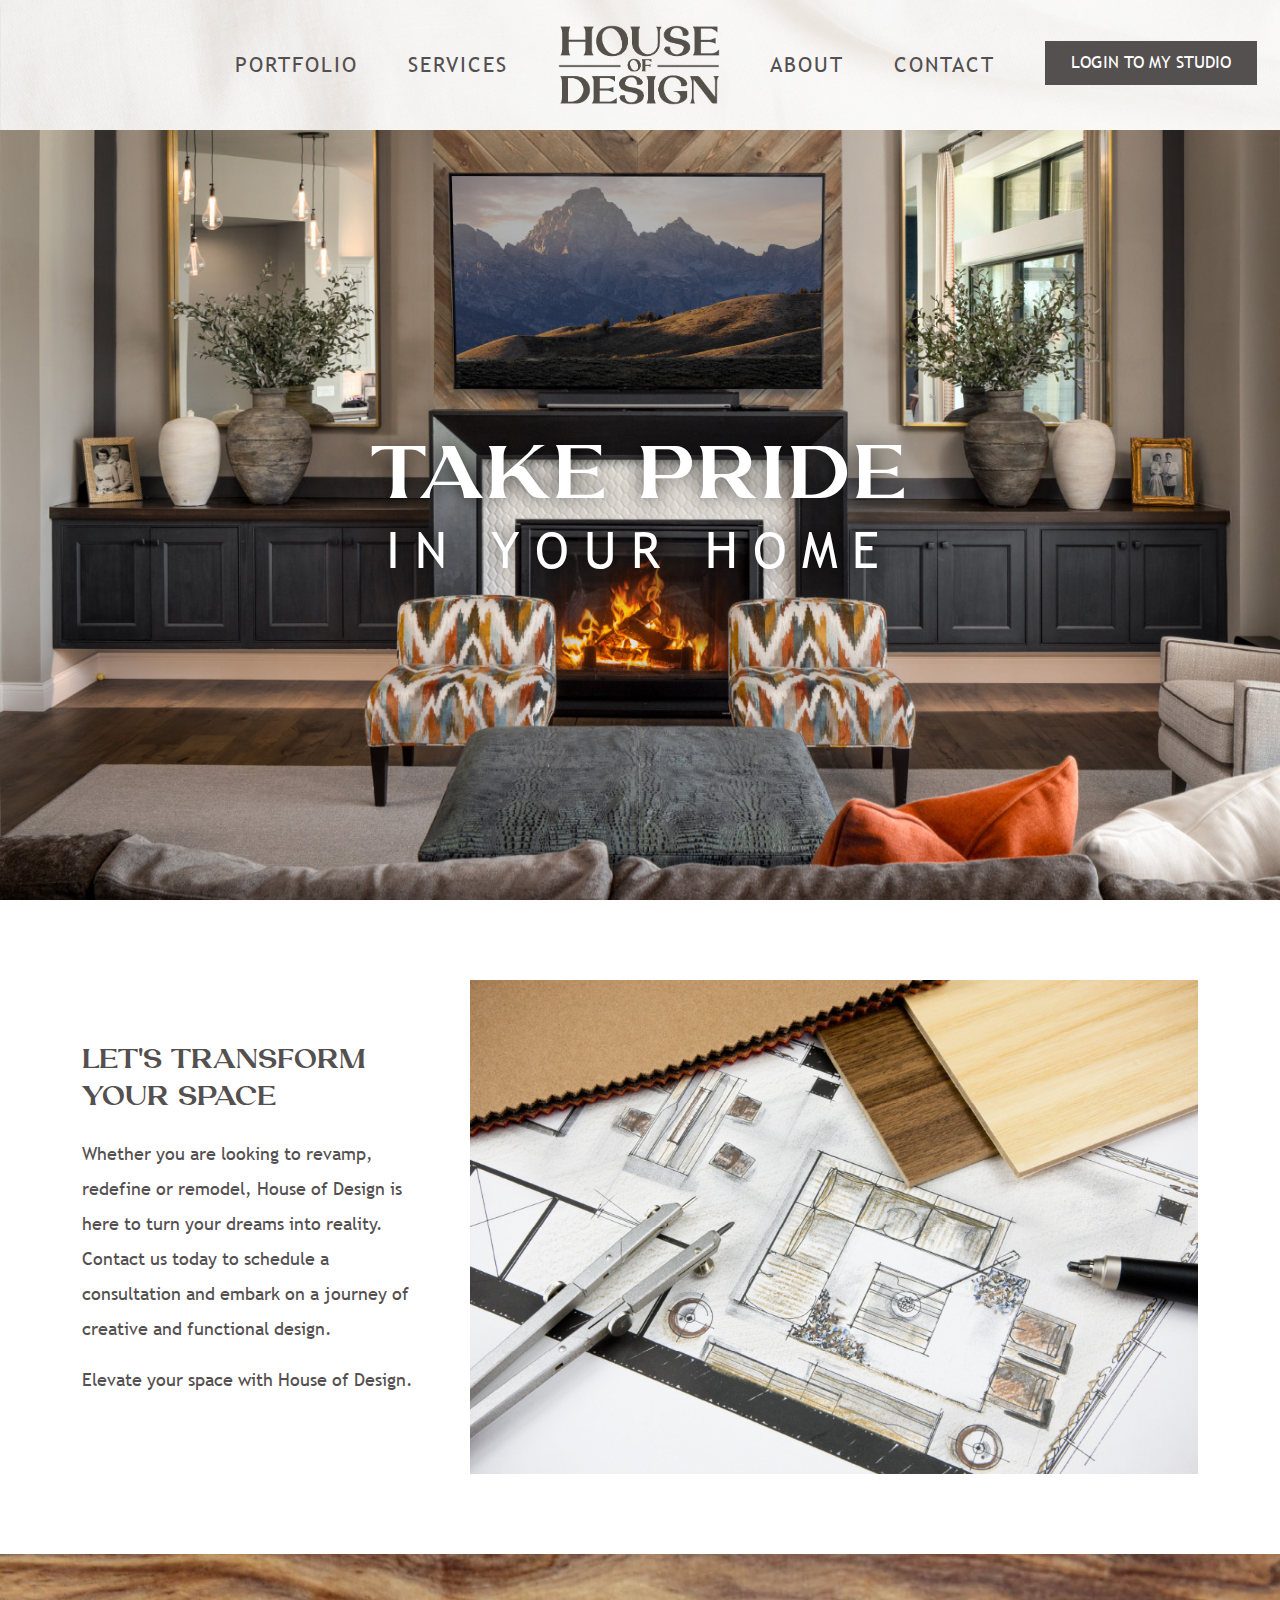
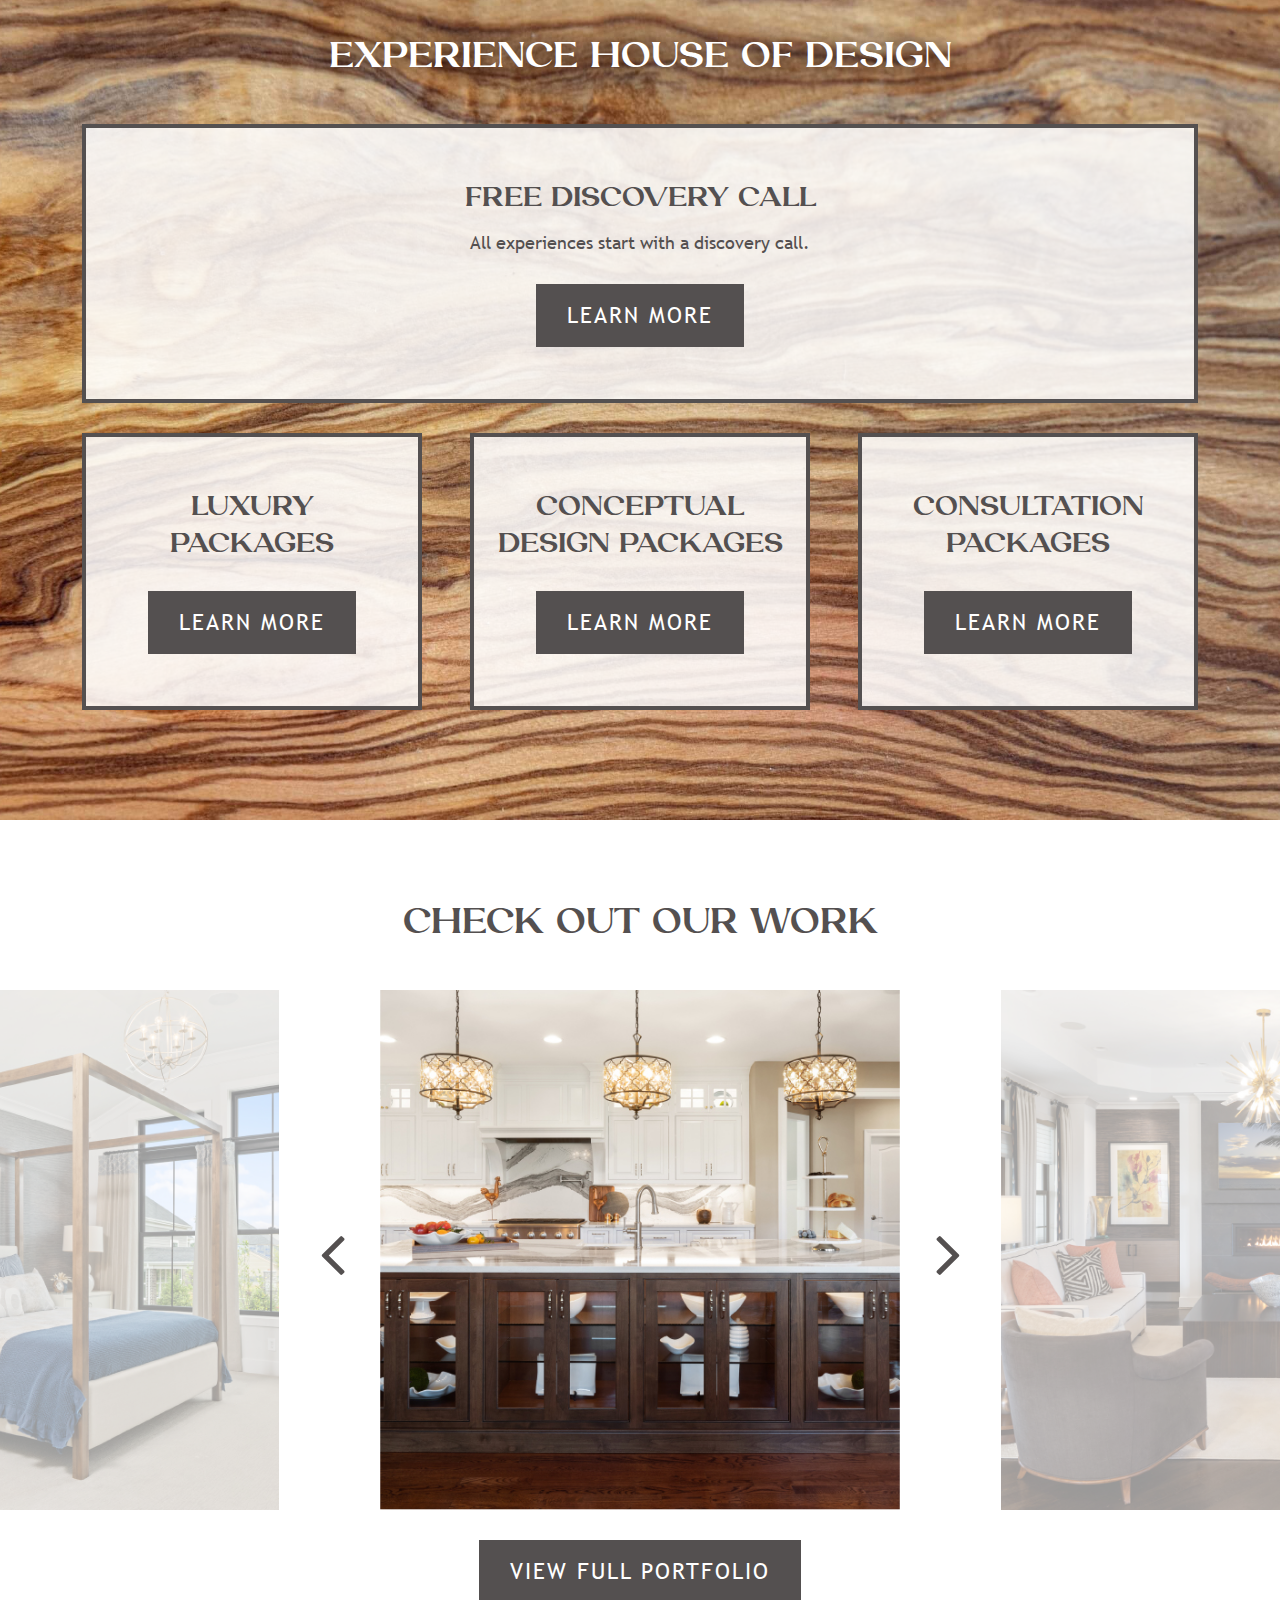
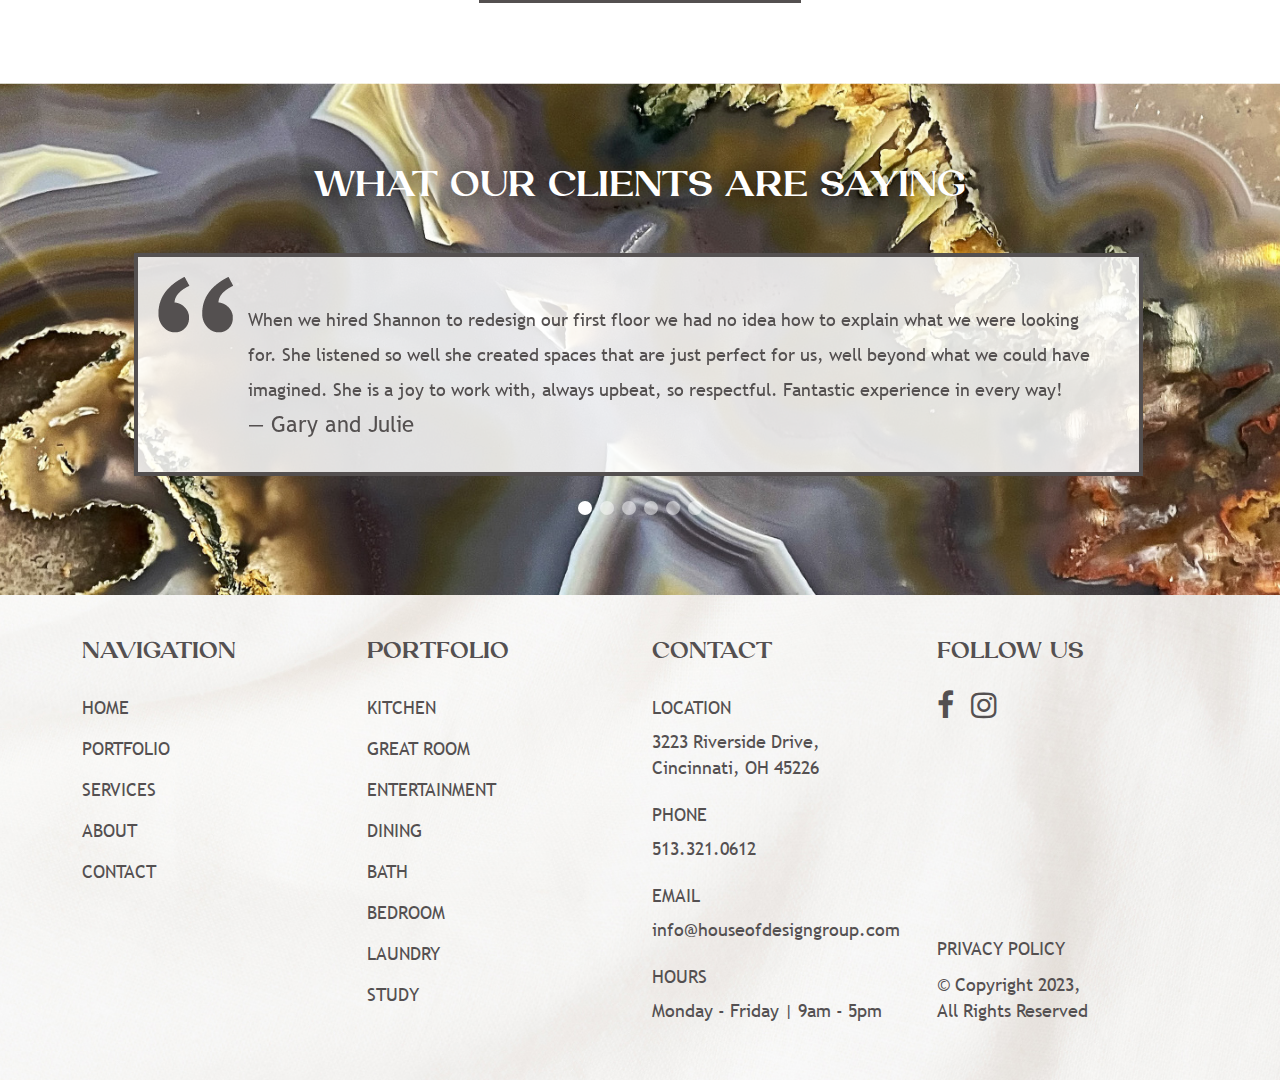
<file: default.html>
<!DOCTYPE html>
<html lang=en>

<!-- Mirrored from hod.xponex.com/default by HTTrack Website Copier/3.x [XR&CO'2014], Fri, 01 Mar 2024 05:10:36 GMT -->
<head>
<meta charset=utf-8>
<meta http-equiv="X-UA-Compatible" content="IE=edge">
<meta name="viewport" content="width=device-width, initial-scale=1, shrink-to-fit=no">
<link href="img/favicon.png" rel="shortcut icon" />
<link href="css/bootstrap.min.css" rel="stylesheet">
<link href="css/font-awesome.css" rel="stylesheet">
<link href="css/owl.carousel.min.css" rel="stylesheet">
<link href="css/custom.css" rel="stylesheet">
<link href="css/responsive.css" rel="stylesheet">
<link href="css/animate.min.css" rel="stylesheet"> 
<title>HOUSE OF DESIGN</title>
<meta name="description" content="">
<meta name="keywords" content="">
</head>
<body>

<!-- header -->
<div class="header header-sticky">
    <div class="container">
        <div class="row">
            <div class="col-12">
                <nav class="navbar navbar-expand-xl navbar-light">
                    <a class="navbar-brand d-xl-none d-inline-block" href="index.html">
                        <img src="img/logo-main.png" class="img-fluid h-logo" alt="img">
                    </a>
                    <button class="navbar-toggler" type="button" data-bs-toggle="collapse" data-bs-target="#navbarSupportedContent" aria-controls="navbarSupportedContent" aria-expanded="false" aria-label="Toggle navigation" id="ChangeToggle">
                        <span id="navbar-hamburger" class="show">
                            <svg xmlns="http://www.w3.org/2000/svg" width="30" height="30" fill="currentColor" class="bi bi-list" viewBox="0 0 16 16">
                                <path fill-rule="evenodd" d="M2.5 12a.5.5 0 0 1 .5-.5h10a.5.5 0 0 1 0 1H3a.5.5 0 0 1-.5-.5zm0-4a.5.5 0 0 1 .5-.5h10a.5.5 0 0 1 0 1H3a.5.5 0 0 1-.5-.5zm0-4a.5.5 0 0 1 .5-.5h10a.5.5 0 0 1 0 1H3a.5.5 0 0 1-.5-.5z"/>
                            </svg>
                        </span>
                        <span id="navbar-close" class="">
                            <svg xmlns="http://www.w3.org/2000/svg" width="30" height="30" fill="currentColor" class="bi bi-x" viewBox="0 0 16 16">
                                <path d="M4.646 4.646a.5.5 0 0 1 .708 0L8 7.293l2.646-2.647a.5.5 0 0 1 .708.708L8.707 8l2.647 2.646a.5.5 0 0 1-.708.708L8 8.707l-2.646 2.647a.5.5 0 0 1-.708-.708L7.293 8 4.646 5.354a.5.5 0 0 1 0-.708z"/>
                            </svg>
                        </span>
                    </button>
                    <div class="collapse navbar-collapse" id="navbarSupportedContent">
                        <ul class="navbar-nav m-auto align-items-center">
                            <li class="nav-item dropdown">
					          	<a style="color:#545051" class="nav-link dropdown-toggle" href="#" id="navbarDropdown" role="button" data-bs-toggle="dropdown" aria-expanded="false">
					            	Portfolio
					          	</a>
					          	<ul class="dropdown-menu" aria-labelledby="navbarDropdown">
						            <li><a style="color:#545051" class="dropdown-item" href="kitchen.html">kitchen</a></li>
						            <li><a style="color:#545051" class="dropdown-item" href="great-room.html">great room</a></li>
						            <li><a style="color:#545051" class="dropdown-item" href="entertainment.html">entertainment</a></li>
						            <li><a style="color:#545051" class="dropdown-item" href="dining.html">dining</a></li>
						            <li><a style="color:#545051" class="dropdown-item" href="bath.html">bath</a></li>
						            <li><a style="color:#545051" class="dropdown-item" href="bedroom.html">bedroom</a></li>
						            <li><a style="color:#545051" class="dropdown-item" href="laundry.html">Laundry</a></li>
						            <li><a style="color:#545051" class="dropdown-item" href="study.html">study</a></li>
					          	</ul>
					        </li>
                            <li class="nav-item">
                                <a style="color:#545051" class="nav-link" href="services.html">Services</a>
                            </li>
                            <li class="nav-item d-xl-block d-none">
                                <a class="nav-link no-hover py-0" href="index.html"><img src="img/logo-main.png" class="img-fluid h-logo" alt="img"></a>
                            </li>
                            <!-- <li class="nav-item">
                                <a class="nav-link" href="#">Shop The Look</a>
                            </li> -->
                            <li class="nav-item">
                                <a style="color:#545051" class="nav-link" href="about.html">About</a>
                            </li>
                            <li class="nav-item">
                                <a style="color:#545051" class="nav-link" href="contact.html">Contact</a>
                            </li>
                            <li class="nav-item px-0 position-relative">
                                <a class="nav-link-btn btn theme-btn" target="_blank" href="https://mydomastudio.com/login/">Login to My Studio</a>
                            </li>
                        </ul>
                    </div>
                </nav>
            </div>
        </div>
    </div>
</div> 


<!-- hero sec -->
<div class="hero-sec">
	<div id="carouselExampleSlidesOnly" class="carousel slide carousel-fade" data-bs-ride="carousel" data-interval="10000" data-bs-pause="false">
	  	<div class="carousel-inner">
	    	<div class="carousel-item active">
	      		<div class="hero-sec-div sec-pad" style="background-image: url(img/hero-bg1.jpg);">
	      			<div class="container">
	      				<div class="row">
	      					<div class="col-12">
	      						<h1 class="hero-title text-shadow">take pride<br><span class="hero-small-text">in your home</span></h1>
	      					</div>
	      				</div>
	      			</div>
	      		</div>
	    	</div>
	    	<div class="carousel-item">
	      		<div class="hero-sec-div sec-pad" style="background-image: url(img/hero-bg2.jpg);">
	      			<div class="container">
	      				<div class="row">
	      					<div class="col-12">
	      						<h1 class="hero-title text-shadow"><span class="hero-small-text">design is in the</span><br>details</h1>
	      					</div>
	      				</div>
	      			</div>
	      		</div>
	    	</div>
	  	</div>
	</div>
</div>

<!-- content area start-->
<div class="sec-pad">
	<div class="container">
		<div class="row gx-xl-5 align-items-center">
			<div class="col-xl-4 col-lg-5 col-12">
				<h2 class="title">Let's Transform Your Space</h2>
				<p>Whether you are looking to revamp, redefine or remodel, House of Design is here to turn your dreams into reality. Contact us today to schedule a consultation and embark on a journey of creative and functional design.</p>
				<p>Elevate your space with House of Design.</p>
			</div>
			<div class="col-xl-8 col-lg-7 col-12 mt-lg-0 mt-3">
				<img src="img/about-img.jpg" class="img-fluid" alt="img">
			</div>
		</div>
	</div>
</div>

<div class="sec-pad sec-bg" style="background-image: url('img/experience-hod-wood-bg-1.jpg');">
	<div class="container">
		<div class="row gx-xl-5">
			<div class="col-12 text-center">
				<h2 class="big-title text-white text-shadow">Experience House of Design</h2>
			</div>
			<div class="col-12 white-border-box-margin">
				<div class="white-border-box text-center">
					<div class="expeirence-box">
						<p class="title mb-2">FREE Discovery call</p>
						<p class="mb-3">All experiences start with a discovery call.</p>
						<a href="https://houseofdesign.next.mydomastudio.com/store/DiscoveryCall/FreeDiscoveryCall-1706216339" target="_blank" class="btn theme-btn mt-2">learn more</a>
					</div>
				</div>
			</div>
			<div class="col-lg-4 col-12 white-border-box-margin">
				<div class="white-border-box text-center">
					<div class="expeirence-box vertical-flex align-items-center">
						<p class="title">Luxury Packages</p>
						<a href="https://houseofdesign.next.mydomastudio.com/store/Remodeling/LuxuryRemodelPackage-1706126757" target="_blank" class="btn theme-btn mt-2">learn more</a>
					</div>
				</div>
			</div>
			<div class="col-lg-4 col-12 white-border-box-margin">
				<div class="white-border-box text-center">
					<div class="expeirence-box vertical-flex align-items-center">
						<p class="title">Conceptual Design Packages</p>
						<a href="https://houseofdesign.next.mydomastudio.com/store/MainRooms/ConceptualDesignForLivingSpaces-1705609510" target="_blank" class="btn theme-btn mt-2">learn more</a>
					</div>
				</div>
			</div>
			<div class="col-lg-4 col-12 white-border-box-margin">
				<div class="white-border-box text-center">
					<div class="expeirence-box vertical-flex align-items-center">
						<p class="title">Consultation Packages</p>
						<a href="https://houseofdesign.next.mydomastudio.com/store/LivingSpaces/4HourDesignConsultationPackage-1705608846" target="_blank" class="btn theme-btn mt-2">learn more</a>
					</div>
				</div>
			</div>
		</div>
	</div>
</div>

<div class="sec-pad overflow-hidden">
	<div class="container">
		<div class="row justify-content-center">
			<div class="col-12 text-center">
				<h2 class="big-title">Check out our work</h2>
			</div>
			<div class="col-xxl-6 col-lg-7 col-12 text-center">
				<div class="owl-slider">
					<div id="work-carousel" class="owl-carousel work-carousel">
						<div class="item">
							<div class="work-img-box" style="background-image: url('img/work/img1.jpg');"></div>
						</div>
						<div class="item">
							<div class="work-img-box" style="background-image: url('img/work/img2.jpg');"></div>
						</div>
						<div class="item">
							<div class="work-img-box" style="background-image: url('img/work/img3.jpg');"></div>
						</div>
						<div class="item">
							<div class="work-img-box" style="background-image: url('img/work/img4.jpg');"></div>
						</div>
						<div class="item">
							<div class="work-img-box" style="background-image: url('img/work/img5.jpg');"></div>
						</div>
						<div class="item">
							<div class="work-img-box" style="background-image: url('img/work/img6.jpg');"></div>
						</div>
					</div>
				</div>
			</div>
			<div class="col-12 text-center">
				<a href="kitchen.html" class="btn theme-btn mt-4">view full PORTFOLIO</a>
			</div>
		</div>
	</div>
</div>

<div class="sec-pad sec-bg" style="background-image: url('img/sec-bg2.jpg');">
	<div class="container">
		<div class="row justify-content-center">
			<div class="col-12 text-center">
				<h2 class="big-title text-white text-shadow">What our clients are saying</h2>
			</div>
			<div class="col-xxl-10 col-xl-11 col-12">
				<div class="owl-slider">
					<div id="testimonial-carousel" class="owl-carousel testimonial-carousel">
						<div class="item">
							<div class="white-border-box">
								<div class="testimonial-box">
									<span class="test-quote"><img src="img/icon/quote.png" class="img-fluid" alt="img"></span>
									<p>When we hired Shannon to redesign our first floor we had no idea how to explain what we were looking for. She listened so well she created spaces that are just perfect for us, well beyond what we could have imagined. She is a joy to work with, always upbeat, so respectful. Fantastic experience in every way! </p>
									<p class="ft-25">— Gary and Julie</p>
								</div>
							</div>
						</div>
						<div class="item">
							<div class="white-border-box">
								<div class="testimonial-box">
									<span class="test-quote"><img src="img/icon/quote.png" class="img-fluid" alt="img"></span>
									<p>House of Design understands how to fit the design into your lifestyle and has fantastic vision. I would highly recommend them for any project - small to large.</p>
									<p class="ft-25">— Christy W.</p>
								</div>
							</div>
						</div>
						<div class="item">
							<div class="white-border-box">
								<div class="testimonial-box">
									<span class="test-quote"><img src="img/icon/quote.png" class="img-fluid" alt="img"></span>
									<p>We first worked with Shannon and Kelly when we built our house 4 years ago. We basically turned over all of the design work to them. It took the decision making stress off of us and prevented costly mistakes we would have made.</p>
									<p class="ft-25">— Erin K</p>
								</div>
							</div>
						</div>
						<div class="item">
							<div class="white-border-box">
								<div class="testimonial-box">
									<span class="test-quote"><img src="img/icon/quote.png" class="img-fluid" alt="img"></span>
									<p>I would have no hesitation whatsoever in recommending Kelly Fanta as a designer. I decided to have my kitchen remodeled but had no idea exactly what I wanted. Kelly showed me her idea of what she thought would look good and I loved it!</p>
									<p class="ft-25">— Hali M. RN, BSN</p>
								</div>
							</div>
						</div>
						<div class="item">
							<div class="white-border-box">
								<div class="testimonial-box">
									<span class="test-quote"><img src="img/icon/quote.png" class="img-fluid" alt="img"></span>
									<p>We recently worked with Shannon again on our basement. She brings new fresh ideas to the table that fit our budget and style. I would highly recommend them for anyone looking to use a designer.</p>
									<p class="ft-25">— Erin K</p>
								</div>
							</div>
						</div>
						<div class="item">
							<div class="white-border-box">
								<div class="testimonial-box">
									<span class="test-quote"><img src="img/icon/quote.png" class="img-fluid" alt="img"></span>
									<p>I was so impressed with her designing skills that I had her come up with one for my outdated laundry room. You will not be disappointed with Kelly. As a bonus, she's a really nice person and so easy to work with."</p>
									<p class="ft-25">— Hali M. RN, BSN</p>
								</div>
							</div>
						</div>
					</div>
				</div>
			</div>
		</div>
	</div>
</div>
<!-- content area end-->

<!-- footer -->
<div class="footer">
	<div class="container">
		<div class="row">
			<div class="col-lg-3 col-sm-6 col-6 mb-lg-0 mb-4">
				<h3 style="color:#545051" class="footer-title">Navigation</h3>
				<div class="footer-links">
					<p style="color:#545051"><a href="default.html">Home</a></p>
					<p style="color:#545051"><a href="kitchen.html">Portfolio</a></p>
					<p style="color:#545051"><a href="services.html">Services</a></p>
					<!-- <p><a href="#">Shop the Look</a></p> -->
					<p style="color:#545051"><a href="about.html">About</a></p>
					<p style="color:#545051"><a href="contact.html">Contact</a></p>
				</div>
			</div>
			<div class="col-lg-3 col-sm-6 col-6 mb-lg-0 mb-4">
				<h3 style="color:#545051" class="footer-title">Portfolio</h3>
				<div class="footer-links">
					<p style="color:#545051"><a href="kitchen.html">kitchen</a></p>
					<p style="color:#545051"><a href="great-room.html">great room</a></p>
					<p style="color:#545051"><a href="entertainment.html">entertainment</a></p>
					<p style="color:#545051"><a href="dining.html">dining</a></p>
					<p style="color:#545051"><a href="bath.html">bath</a></p>
					<p style="color:#545051"><a href="bedroom.html">bedroom</a></p>
					<p style="color:#545051"><a href="laundry.html">laundry</a></p>
					<p style="color:#545051"><a href="study.html">study</a></p>
				</div>
			</div>
			<div class="col-lg-3 col-sm-6 col-6 mb-lg-0 mb-4">
				<h3 style="color:#545051" class="footer-title">Contact</h3>
				<div class="">
					<p style="color:#545051" class="uppercase mb-1">location</p>
					<p style="color:#545051" class="ft-18">3223 Riverside Drive, <br>Cincinnati, OH 45226</p>
				</div>
				<div class="">
					<p style="color:#545051" class="uppercase mb-1">Phone</p>
					<p style="color:#545051" class="ft-18"><a href="tel:513.321.0612">513.321.0612</a></p>
				</div>
				<div class="">
					<p style="color:#545051" class="uppercase mb-1">Email</p>
					<p style="color:#545051" class="ft-18"><a href="mailto:info@houseofdesigngroup.com">info@houseofdesigngroup.com</a></p>
				</div>
				<div class="">
					<p style="color:#545051" class="uppercase mb-1">Hours</p>
					<p style="color:#545051" class="ft-18">Monday - Friday |<br class="d-sm-none d-block"> 9am - 5pm</p>
				</div>
			</div>
			<div class="col-lg-3 col-sm-6 col-6 mb-lg-0 mb-4">
				<div class="vertical-flex">
					<div>
						<h3 style="color:#545051" class="footer-title">follow us</h3>
						<div class="social">
							<a href="#"><span style="color:#545051" class="fa fa-facebook"></span></a>
							<a href="#"><span style="color:#545051" class="fa fa-instagram"></span></a>
						</div>
					</div>
					<div>
						<div class="footer-links">
							<p style="color:#545051"><a href="#">privacy policy</a></p>
						</div>
						<p style="color:#545051" class="ft-18">© Copyright 2023,<br>All Rights Reserved</p>
					</div>
				</div>
			</div>
		</div>
	</div>
</div><script src="js/jquery-1.11.1.js"></script>
<script src="js/bootstrap.bundle.min.js"></script>
<script src="js/owl.carousel.min.js"></script>
<script src="js/flickity.pkgd.js"></script>
<script src="js/wow.min.js"></script>
<script src="js/my3860.js?v=1"></script> 
</body>

<!-- Mirrored from hod.xponex.com/default by HTTrack Website Copier/3.x [XR&CO'2014], Fri, 01 Mar 2024 05:10:36 GMT -->
</html>
</file>
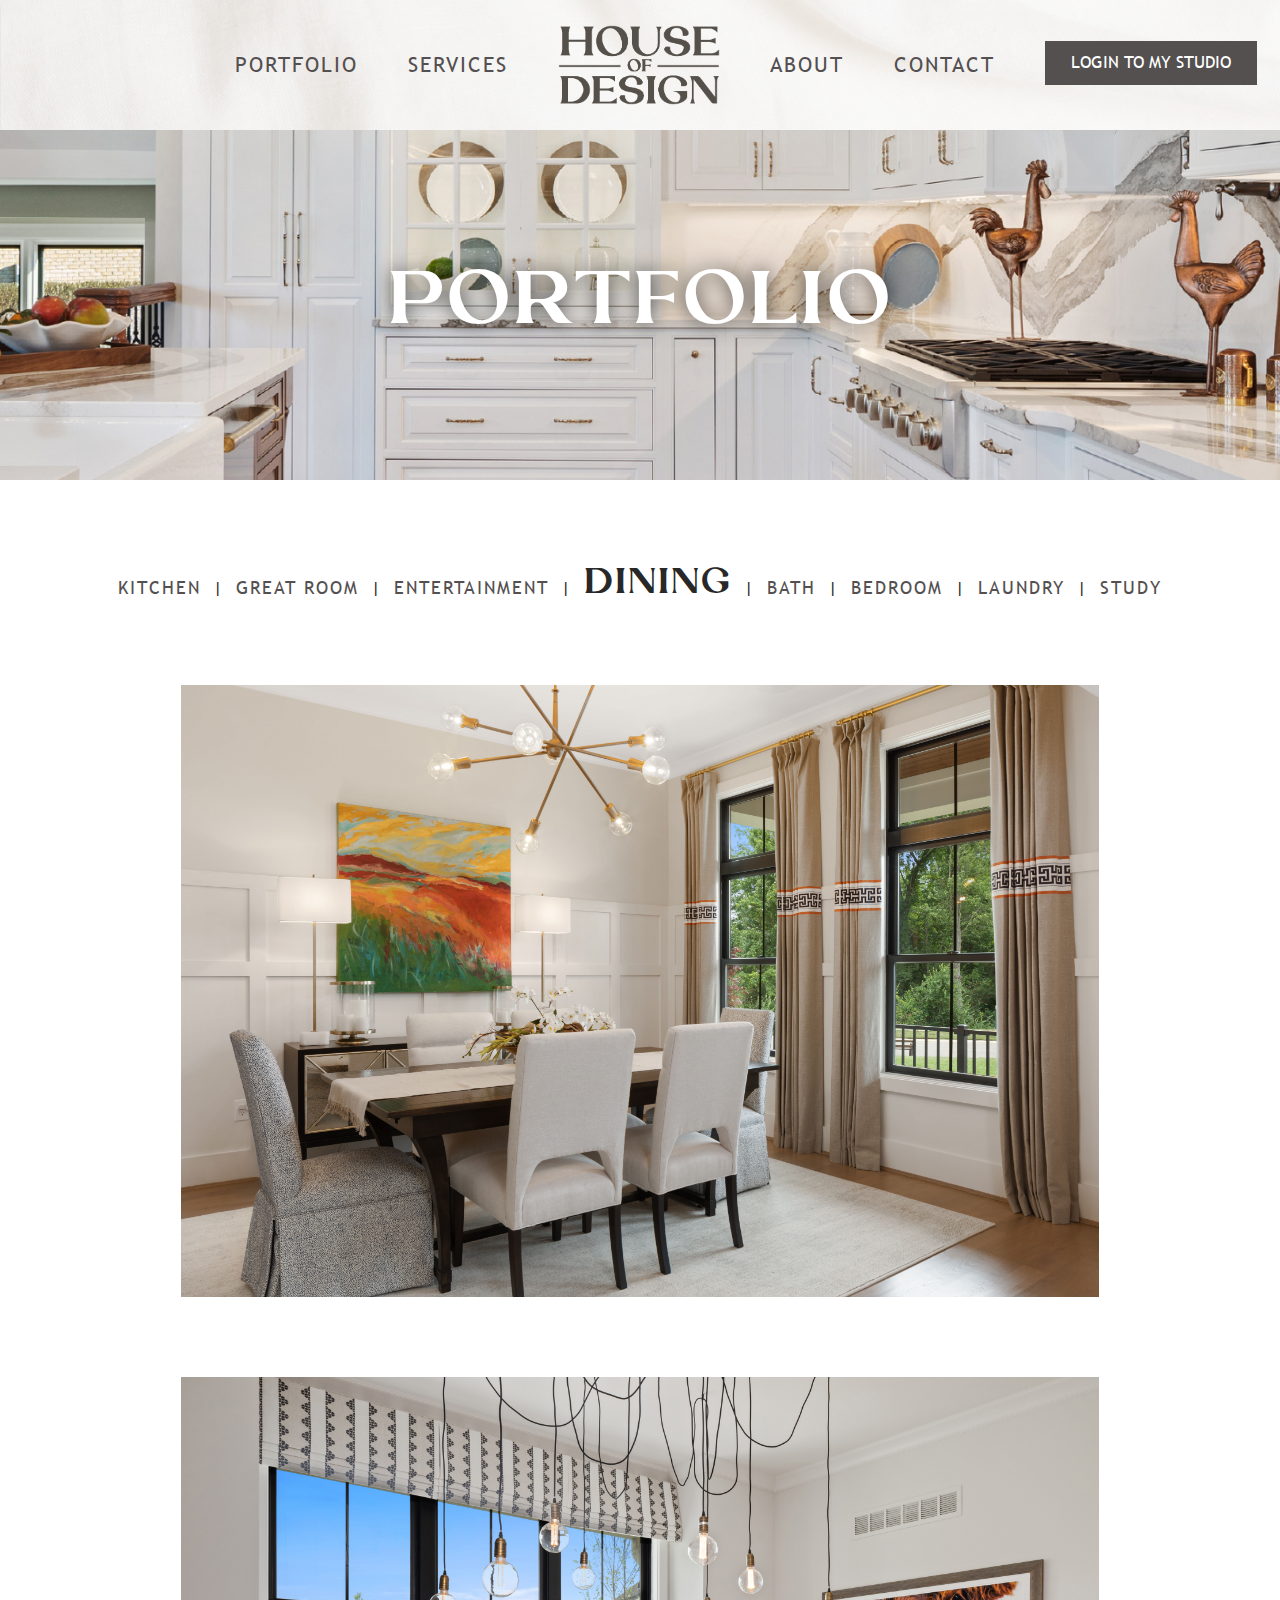
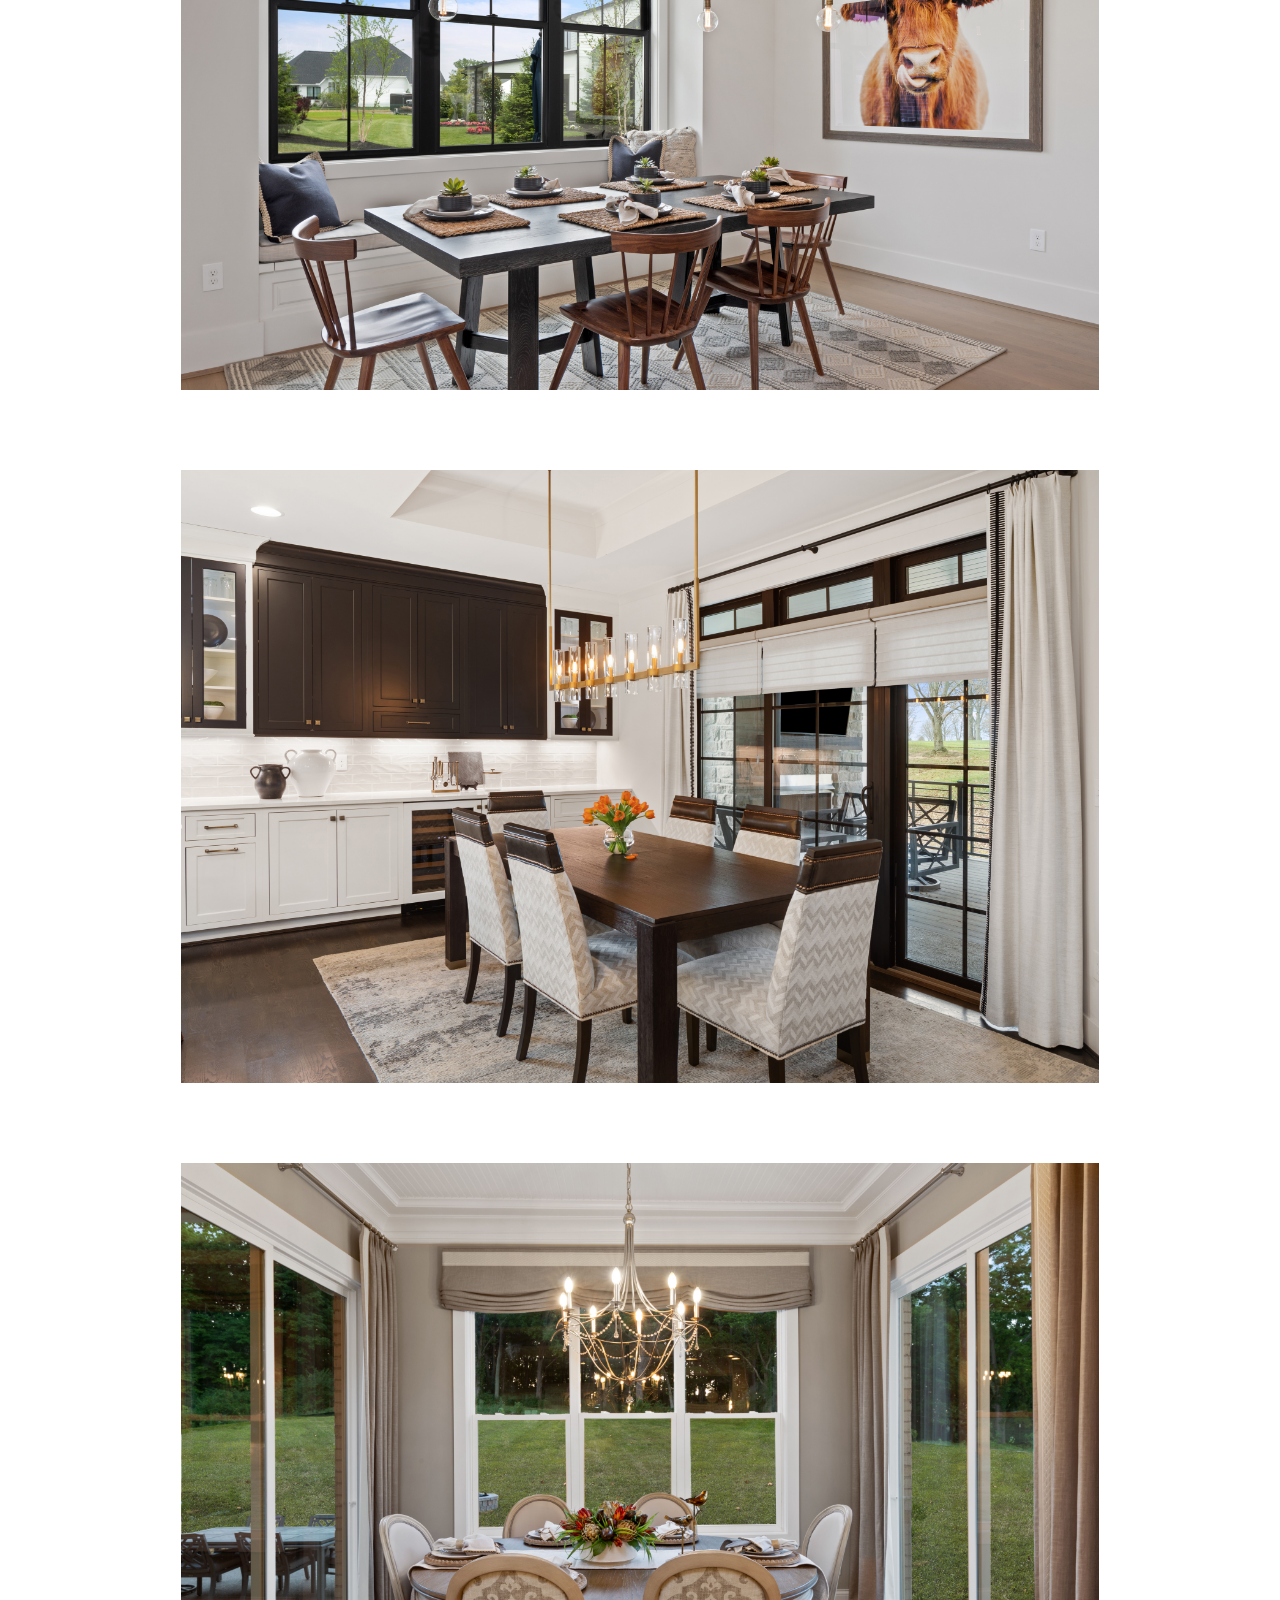
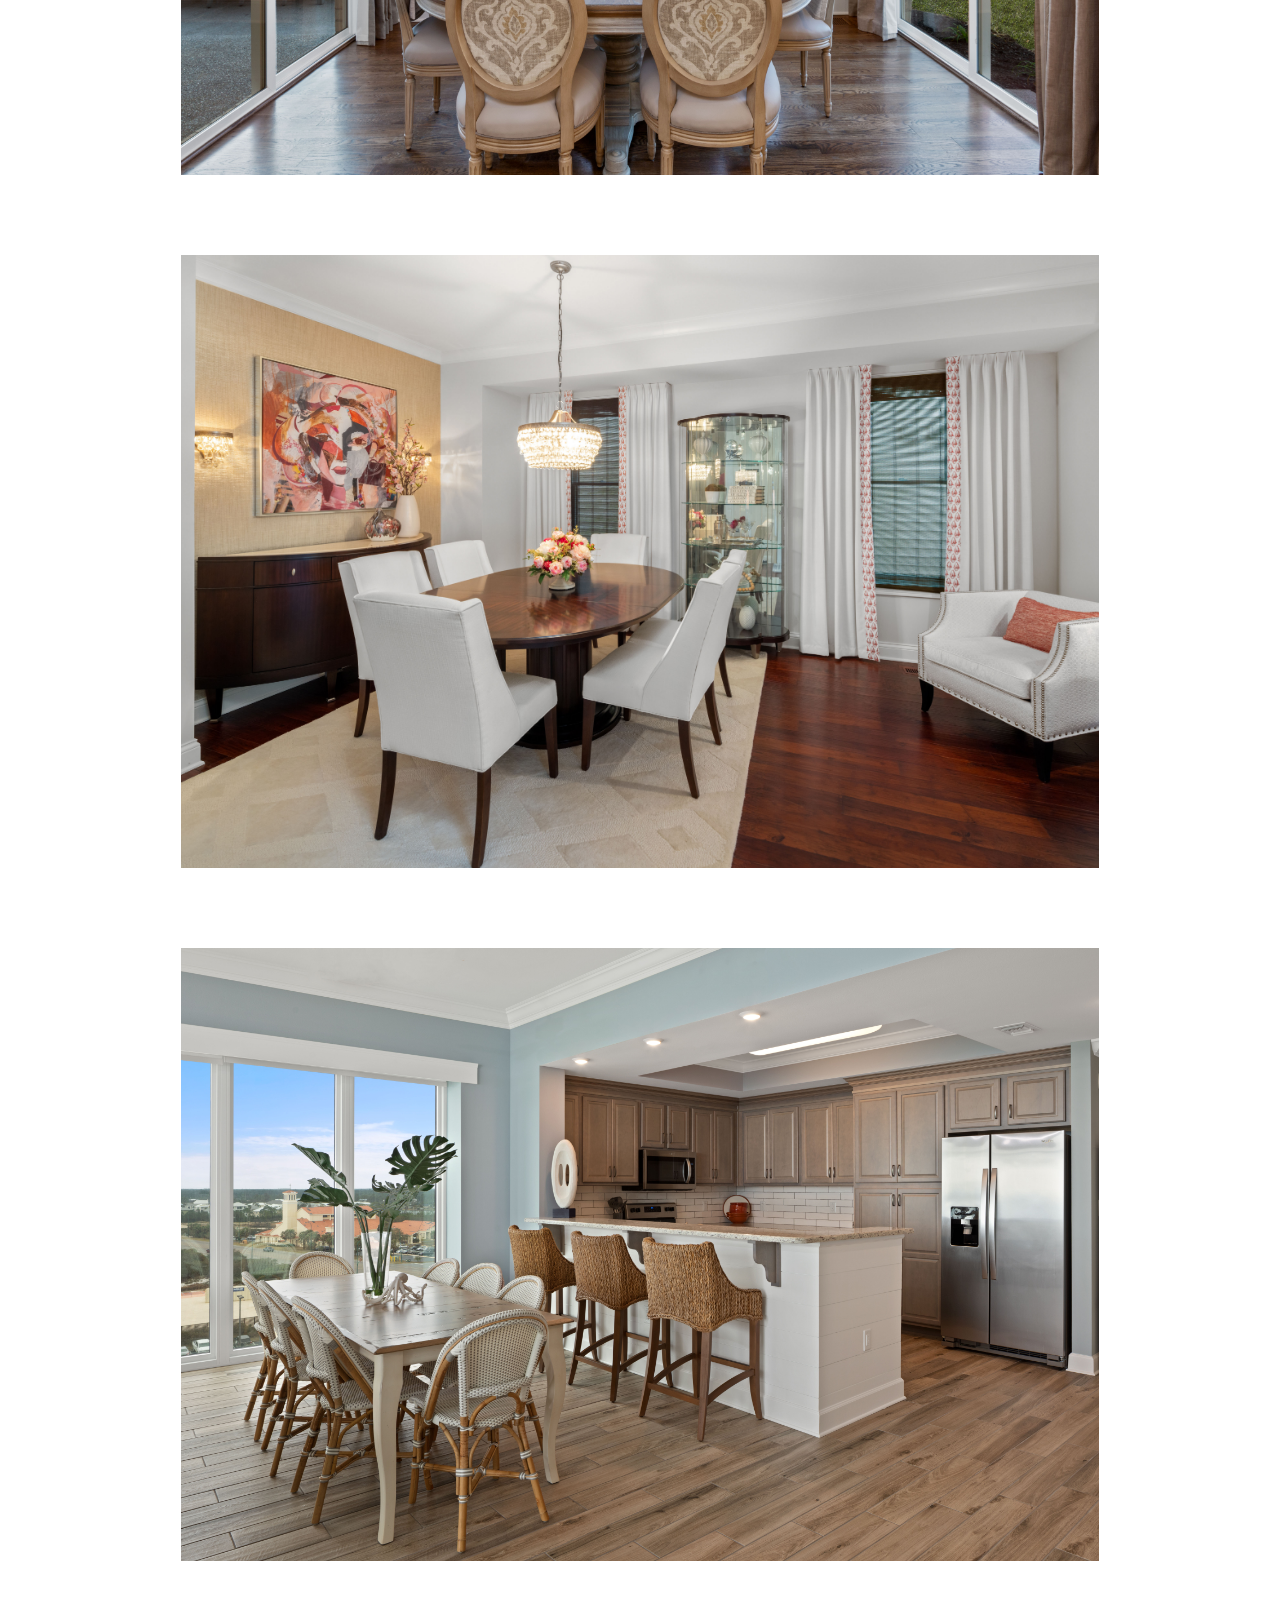
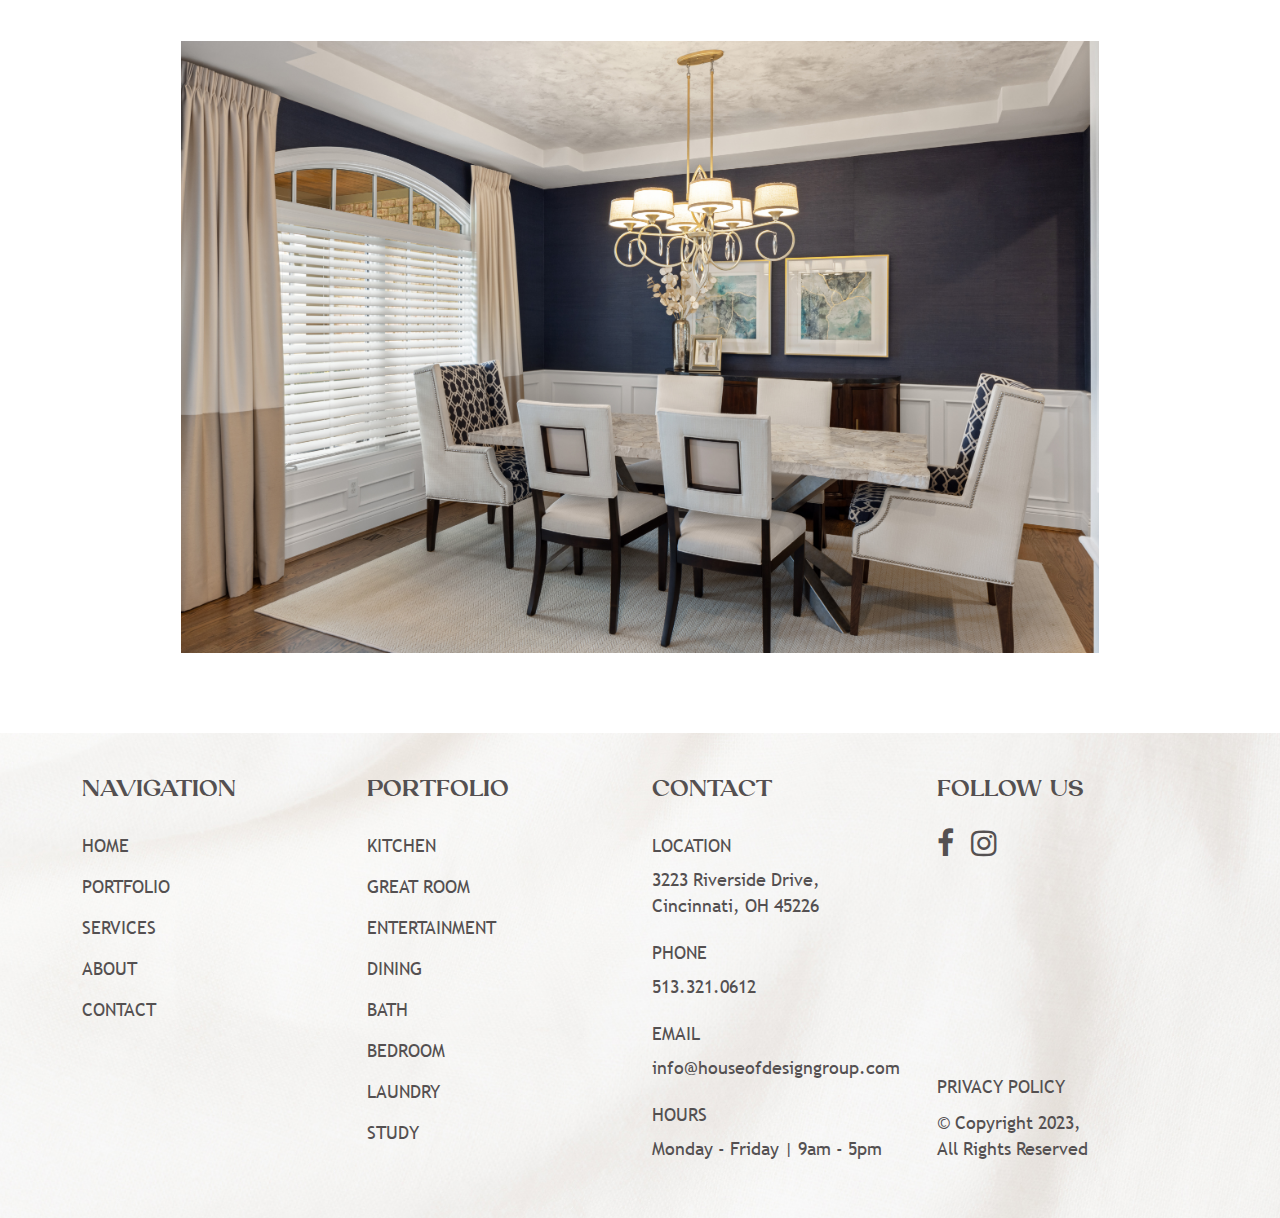
<file: dining.html>
<!DOCTYPE html>
<html lang=en>

<!-- Mirrored from hod.xponex.com/dining by HTTrack Website Copier/3.x [XR&CO'2014], Fri, 01 Mar 2024 04:55:25 GMT -->
<head>
<meta charset=utf-8>
<meta http-equiv="X-UA-Compatible" content="IE=edge">
<meta name="viewport" content="width=device-width, initial-scale=1, shrink-to-fit=no">
<link href="img/favicon.png" rel="shortcut icon" />
<link href="css/bootstrap.min.css" rel="stylesheet">
<link href="css/font-awesome.css" rel="stylesheet">
<link href="css/owl.carousel.min.css" rel="stylesheet">
<link href="css/custom.css" rel="stylesheet">
<link href="css/responsive.css" rel="stylesheet">
<link href="css/animate.min.css" rel="stylesheet"> 
<title>HOUSE OF DESIGN</title>
<meta name="description" content="">
<meta name="keywords" content="">
</head>
<body>

<!-- header -->
<div class="header header-sticky">
    <div class="container">
        <div class="row">
            <div class="col-12">
                <nav class="navbar navbar-expand-xl navbar-light">
                    <a class="navbar-brand d-xl-none d-inline-block" href="index.html">
                        <img src="img/logo-main.png" class="img-fluid h-logo" alt="img">
                    </a>
                    <button class="navbar-toggler" type="button" data-bs-toggle="collapse" data-bs-target="#navbarSupportedContent" aria-controls="navbarSupportedContent" aria-expanded="false" aria-label="Toggle navigation" id="ChangeToggle">
                        <span id="navbar-hamburger" class="show">
                            <svg xmlns="http://www.w3.org/2000/svg" width="30" height="30" fill="currentColor" class="bi bi-list" viewBox="0 0 16 16">
                                <path fill-rule="evenodd" d="M2.5 12a.5.5 0 0 1 .5-.5h10a.5.5 0 0 1 0 1H3a.5.5 0 0 1-.5-.5zm0-4a.5.5 0 0 1 .5-.5h10a.5.5 0 0 1 0 1H3a.5.5 0 0 1-.5-.5zm0-4a.5.5 0 0 1 .5-.5h10a.5.5 0 0 1 0 1H3a.5.5 0 0 1-.5-.5z"/>
                            </svg>
                        </span>
                        <span id="navbar-close" class="">
                            <svg xmlns="http://www.w3.org/2000/svg" width="30" height="30" fill="currentColor" class="bi bi-x" viewBox="0 0 16 16">
                                <path d="M4.646 4.646a.5.5 0 0 1 .708 0L8 7.293l2.646-2.647a.5.5 0 0 1 .708.708L8.707 8l2.647 2.646a.5.5 0 0 1-.708.708L8 8.707l-2.646 2.647a.5.5 0 0 1-.708-.708L7.293 8 4.646 5.354a.5.5 0 0 1 0-.708z"/>
                            </svg>
                        </span>
                    </button>
                    <div class="collapse navbar-collapse" id="navbarSupportedContent">
                        <ul class="navbar-nav m-auto align-items-center">
                            <li class="nav-item dropdown">
					          	<a style="color:#545051" class="nav-link dropdown-toggle" href="#" id="navbarDropdown" role="button" data-bs-toggle="dropdown" aria-expanded="false">
					            	Portfolio
					          	</a>
					          	<ul class="dropdown-menu" aria-labelledby="navbarDropdown">
						            <li><a style="color:#545051" class="dropdown-item" href="kitchen.html">kitchen</a></li>
						            <li><a style="color:#545051" class="dropdown-item" href="great-room.html">great room</a></li>
						            <li><a style="color:#545051" class="dropdown-item" href="entertainment.html">entertainment</a></li>
						            <li><a style="color:#545051" class="dropdown-item" href="dining.html">dining</a></li>
						            <li><a style="color:#545051" class="dropdown-item" href="bath.html">bath</a></li>
						            <li><a style="color:#545051" class="dropdown-item" href="bedroom.html">bedroom</a></li>
						            <li><a style="color:#545051" class="dropdown-item" href="laundry.html">Laundry</a></li>
						            <li><a style="color:#545051" class="dropdown-item" href="study.html">study</a></li>
					          	</ul>
					        </li>
                            <li class="nav-item">
                                <a style="color:#545051" class="nav-link" href="services.html">Services</a>
                            </li>
                            <li class="nav-item d-xl-block d-none">
                                <a class="nav-link no-hover py-0" href="index.html"><img src="img/logo-main.png" class="img-fluid h-logo" alt="img"></a>
                            </li>
                            <!-- <li class="nav-item">
                                <a class="nav-link" href="#">Shop The Look</a>
                            </li> -->
                            <li class="nav-item">
                                <a style="color:#545051" class="nav-link" href="about.html">About</a>
                            </li>
                            <li class="nav-item">
                                <a style="color:#545051" class="nav-link" href="contact.html">Contact</a>
                            </li>
                            <li class="nav-item px-0 position-relative">
                                <a class="nav-link-btn btn theme-btn" target="_blank" href="https://mydomastudio.com/login/">Login to My Studio</a>
                            </li>
                        </ul>
                    </div>
                </nav>
            </div>
        </div>
    </div>
</div> 


<!-- hero sec -->
<div class="hero-sec-div portfolio-hero-sec sec-pad" style="background-image: url(img/portfolio/hero-bg.jpg);">
	<div class="container">
		<div class="row">
			<div class="col-12">
				<h1 class="hero-title text-shadow">Portfolio</h1>
			</div>
		</div>
	</div>
</div>

<!-- content area start-->
<div class="sec-pad pb-0">
	<div class="container">
		<div class="row">
			<div class="col-12 text-center">
				<div class="flex-wrap-div">
					<p style="color:#545051"><a href="kitchen.html">kitchen</a></p>
					<p>|</p>
					<p style="color:#545051"><a href="great-room.html">great room</a></p>
					<p>|</p>
					<p style="color:#545051"><a href="entertainment.html">entertainment</a></p>
					<p>|</p>
					<p class="big-title"><a href="dining.html">dining</a></p>
					<p>|</p>
					<p style="color:#545051"><a href="bath.html">bath</a></p>
					<p>|</p>
					<p style="color:#545051"><a href="bedroom.html">bedroom</a></p>
					<p>|</p>
					<p style="color:#545051"><a href="laundry.html">Laundry</a></p>
					<p>|</p>
					<p style="color:#545051"><a href="study.html">study</a></p>
				</div>
			</div>
		</div>
	</div>
</div>

<div class="sec-pad pt-0">
	<div class="container">
		<div class="row justify-content-center">
			<div class="col-xxl-10 col-lg-11 col-12">
				<div class="sec-pad pb-0" style="display: flex; align-items: center; justify-content: center;">
					<img src="img/portfolio/dining/img1.jpg" class="img-fluid" style="max-width: 90%;" alt="img">
				</div>
			</div>
			<div class="col-xxl-10 col-lg-11 col-12">
				<div class="sec-pad pb-0" style="display: flex; align-items: center; justify-content: center;">
					<img src="img/portfolio/dining/img2.jpg" class="img-fluid" style="max-width: 90%;" alt="img">
				</div>
			</div>
			<div class="col-xxl-10 col-lg-11 col-12">
				<div class="sec-pad pb-0" style="display: flex; align-items: center; justify-content: center;">
					<img src="img/portfolio/dining/img3.jpg" class="img-fluid" style="max-width: 90%;" alt="img">
				</div>
			</div>
			<div class="col-xxl-10 col-lg-11 col-12">
				<div class="sec-pad pb-0" style="display: flex; align-items: center; justify-content: center;">
					<img src="img/portfolio/dining/img4.jpg" class="img-fluid" style="max-width: 90%;" alt="img">
				</div>
			</div>
			<div class="col-xxl-10 col-lg-11 col-12">
				<div class="sec-pad pb-0" style="display: flex; align-items: center; justify-content: center;">
					<img src="img/portfolio/dining/img5.jpg" class="img-fluid" style="max-width: 90%;" alt="img">
				</div>
			</div>
			<div class="col-xxl-10 col-lg-11 col-12">
				<div class="sec-pad pb-0" style="display: flex; align-items: center; justify-content: center;">
					<img src="img/portfolio/dining/img6.jpg" class="img-fluid" style="max-width: 90%;" alt="img">
				</div>
			</div>
			<div class="col-xxl-10 col-lg-11 col-12">
				<div class="sec-pad pb-0" style="display: flex; align-items: center; justify-content: center;">
					<img src="img/portfolio/dining/img7.jpg" class="img-fluid" style="max-width: 90%;" alt="img">
				</div>
			</div>
		</div>
	</div>
</div>

<!-- content area end-->

<!-- footer -->
<div class="footer">
	<div class="container">
		<div class="row">
			<div class="col-lg-3 col-sm-6 col-6 mb-lg-0 mb-4">
				<h3 style="color:#545051" class="footer-title">Navigation</h3>
				<div class="footer-links">
					<p style="color:#545051"><a href="default.html">Home</a></p>
					<p style="color:#545051"><a href="kitchen.html">Portfolio</a></p>
					<p style="color:#545051"><a href="services.html">Services</a></p>
					<!-- <p><a href="#">Shop the Look</a></p> -->
					<p style="color:#545051"><a href="about.html">About</a></p>
					<p style="color:#545051"><a href="contact.html">Contact</a></p>
				</div>
			</div>
			<div class="col-lg-3 col-sm-6 col-6 mb-lg-0 mb-4">
				<h3 style="color:#545051" class="footer-title">Portfolio</h3>
				<div class="footer-links">
					<p style="color:#545051"><a href="kitchen.html">kitchen</a></p>
					<p style="color:#545051"><a href="great-room.html">great room</a></p>
					<p style="color:#545051"><a href="entertainment.html">entertainment</a></p>
					<p style="color:#545051"><a href="dining.html">dining</a></p>
					<p style="color:#545051"><a href="bath.html">bath</a></p>
					<p style="color:#545051"><a href="bedroom.html">bedroom</a></p>
					<p style="color:#545051"><a href="laundry.html">laundry</a></p>
					<p style="color:#545051"><a href="study.html">study</a></p>
				</div>
			</div>
			<div class="col-lg-3 col-sm-6 col-6 mb-lg-0 mb-4">
				<h3 style="color:#545051" class="footer-title">Contact</h3>
				<div class="">
					<p style="color:#545051" class="uppercase mb-1">location</p>
					<p style="color:#545051" class="ft-18">3223 Riverside Drive, <br>Cincinnati, OH 45226</p>
				</div>
				<div class="">
					<p style="color:#545051" class="uppercase mb-1">Phone</p>
					<p style="color:#545051" class="ft-18"><a href="tel:513.321.0612">513.321.0612</a></p>
				</div>
				<div class="">
					<p style="color:#545051" class="uppercase mb-1">Email</p>
					<p style="color:#545051" class="ft-18"><a href="mailto:info@houseofdesigngroup.com">info@houseofdesigngroup.com</a></p>
				</div>
				<div class="">
					<p style="color:#545051" class="uppercase mb-1">Hours</p>
					<p style="color:#545051" class="ft-18">Monday - Friday |<br class="d-sm-none d-block"> 9am - 5pm</p>
				</div>
			</div>
			<div class="col-lg-3 col-sm-6 col-6 mb-lg-0 mb-4">
				<div class="vertical-flex">
					<div>
						<h3 style="color:#545051" class="footer-title">follow us</h3>
						<div class="social">
							<a href="#"><span style="color:#545051" class="fa fa-facebook"></span></a>
							<a href="#"><span style="color:#545051" class="fa fa-instagram"></span></a>
						</div>
					</div>
					<div>
						<div class="footer-links">
							<p style="color:#545051"><a href="#">privacy policy</a></p>
						</div>
						<p style="color:#545051" class="ft-18">© Copyright 2023,<br>All Rights Reserved</p>
					</div>
				</div>
			</div>
		</div>
	</div>
</div><script src="js/jquery-1.11.1.js"></script>
<script src="js/bootstrap.bundle.min.js"></script>
<script src="js/owl.carousel.min.js"></script>
<script src="js/flickity.pkgd.js"></script>
<script src="js/wow.min.js"></script>
<script src="js/my3860.js?v=1"></script> 
</body>

<!-- Mirrored from hod.xponex.com/dining by HTTrack Website Copier/3.x [XR&CO'2014], Fri, 01 Mar 2024 04:57:34 GMT -->
</html>
</file>
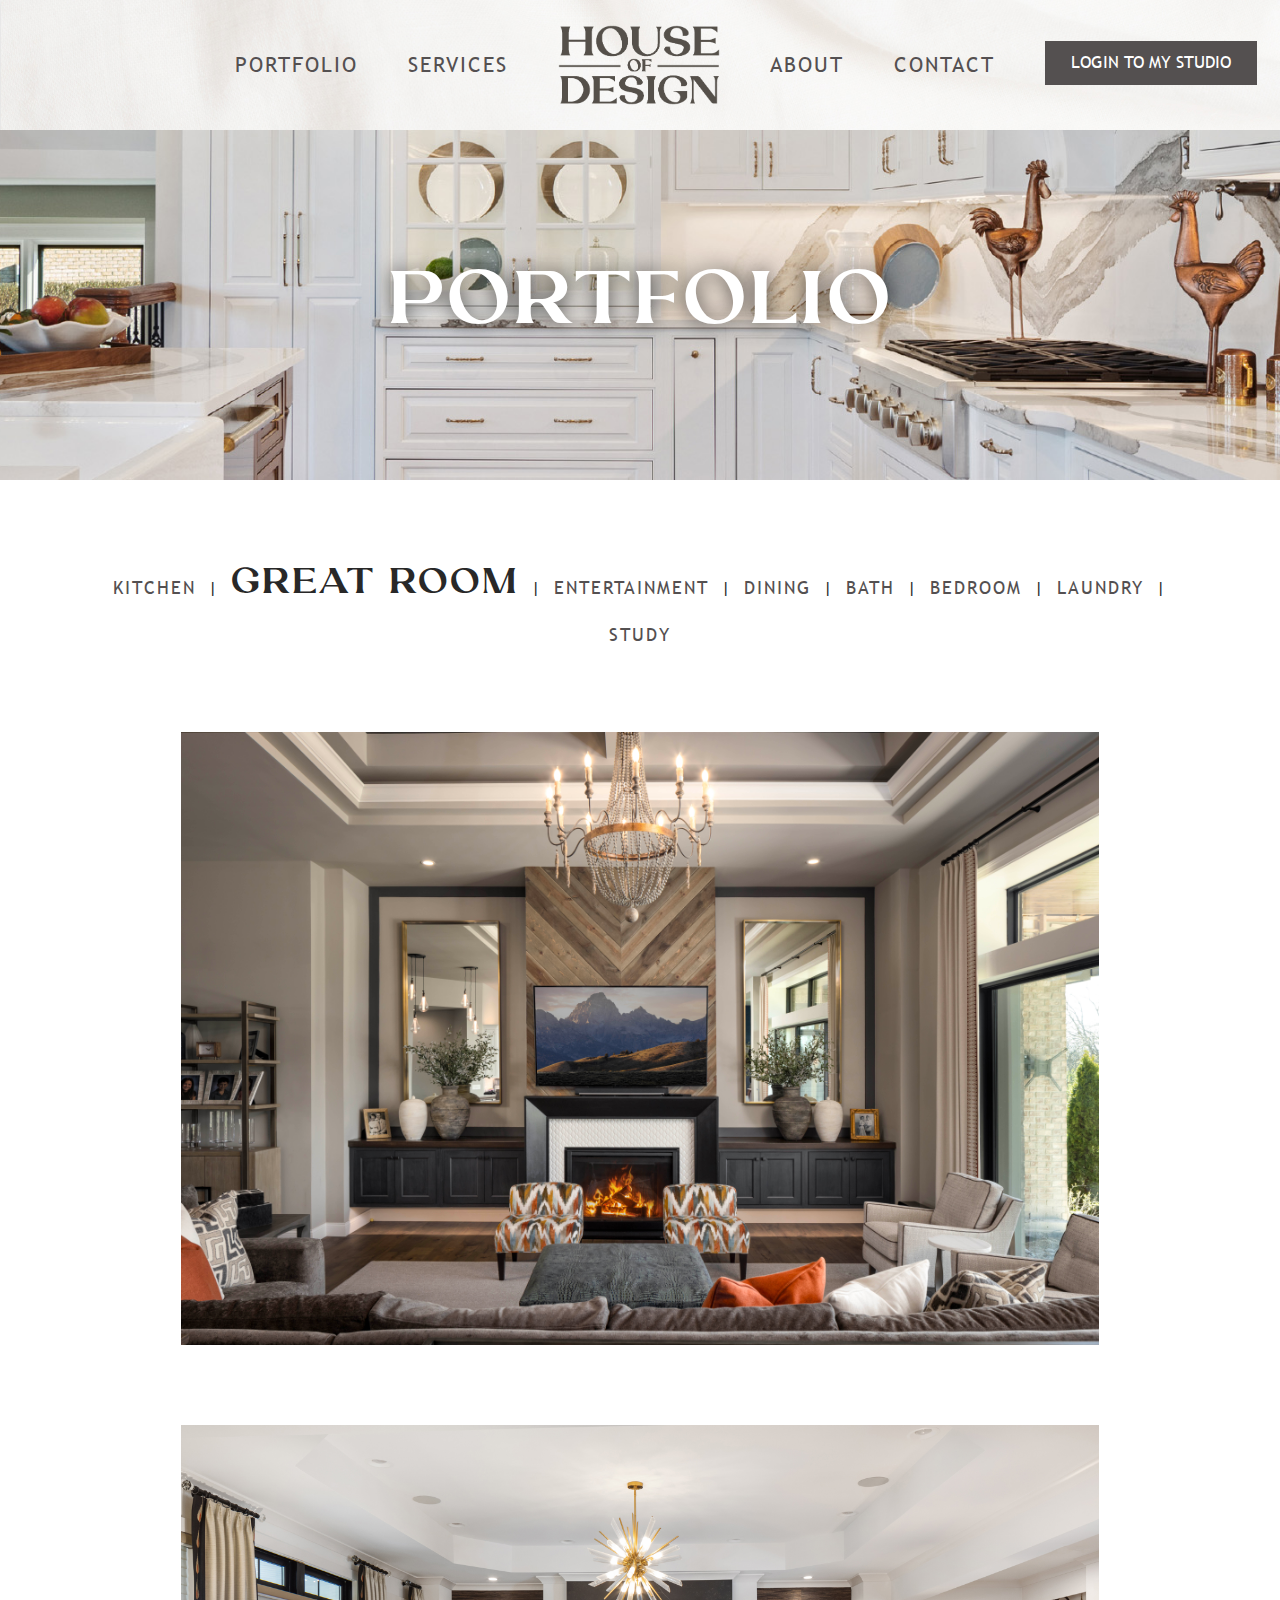
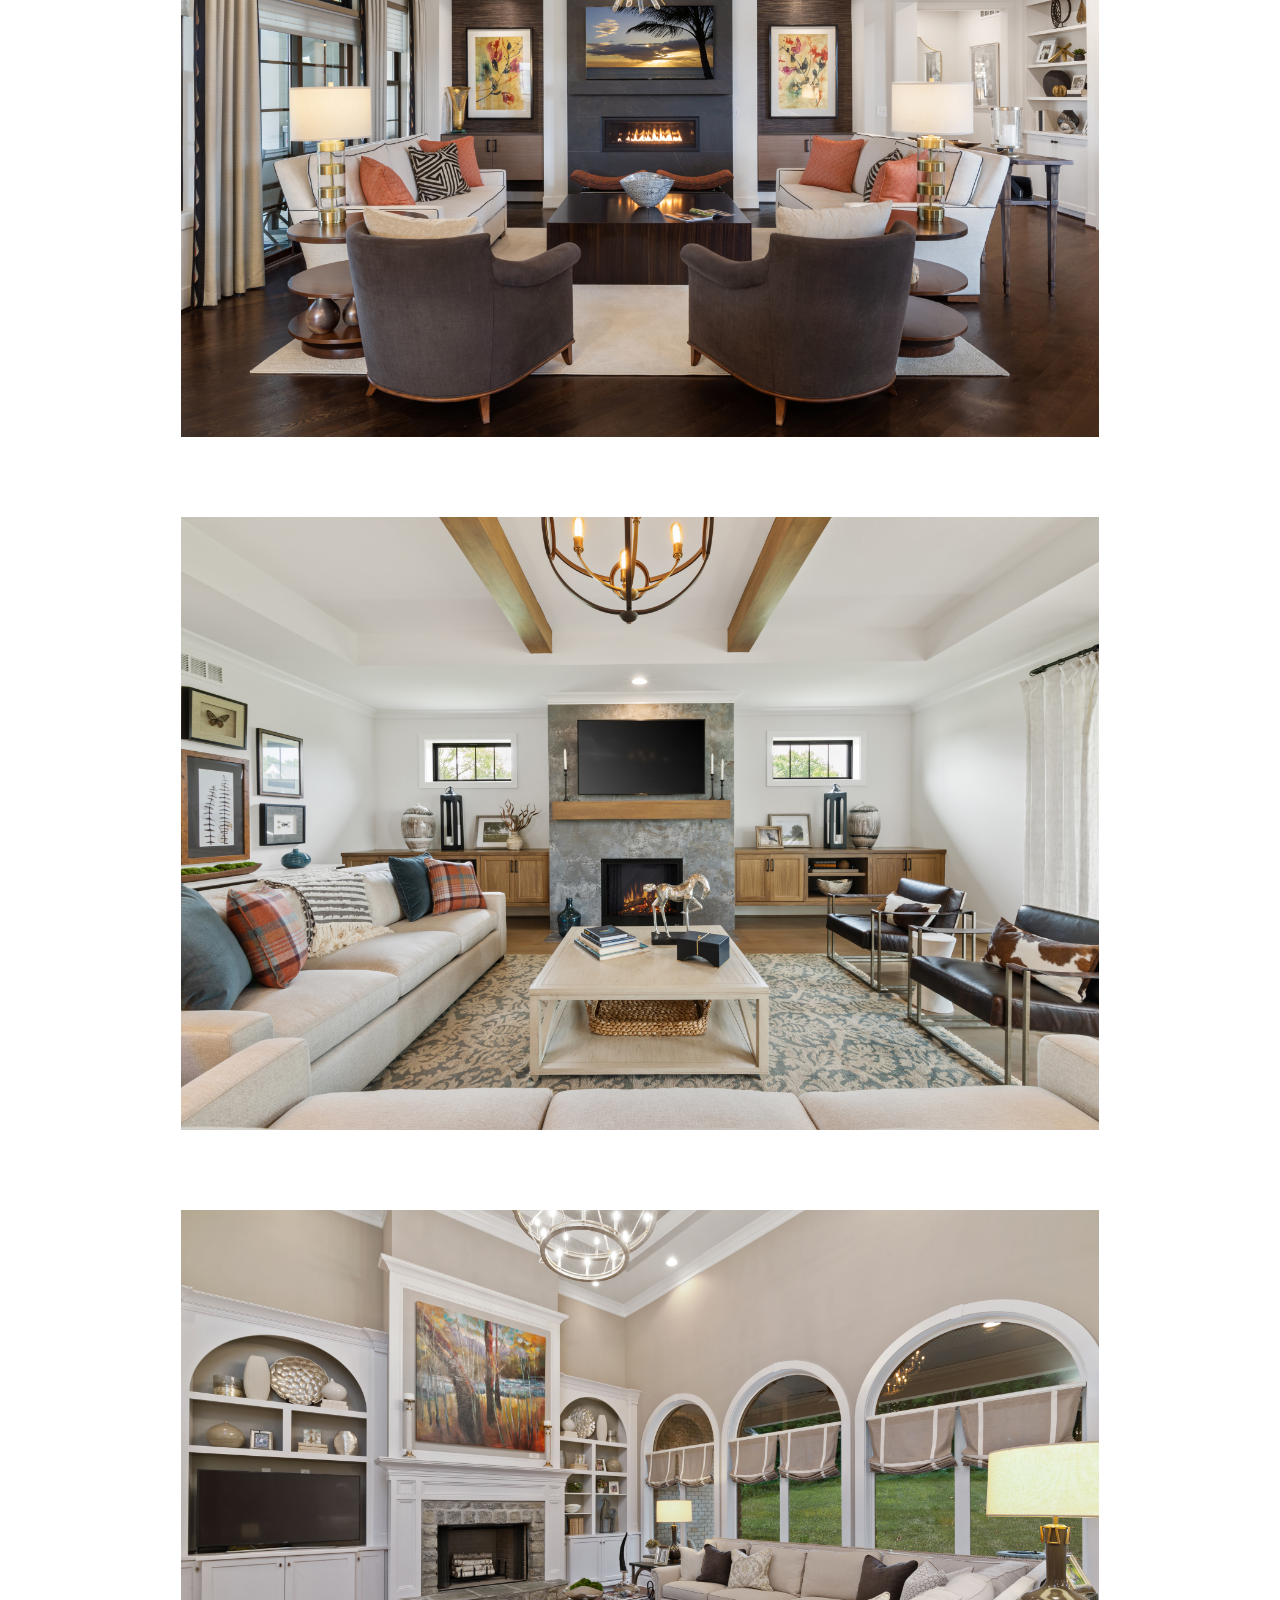
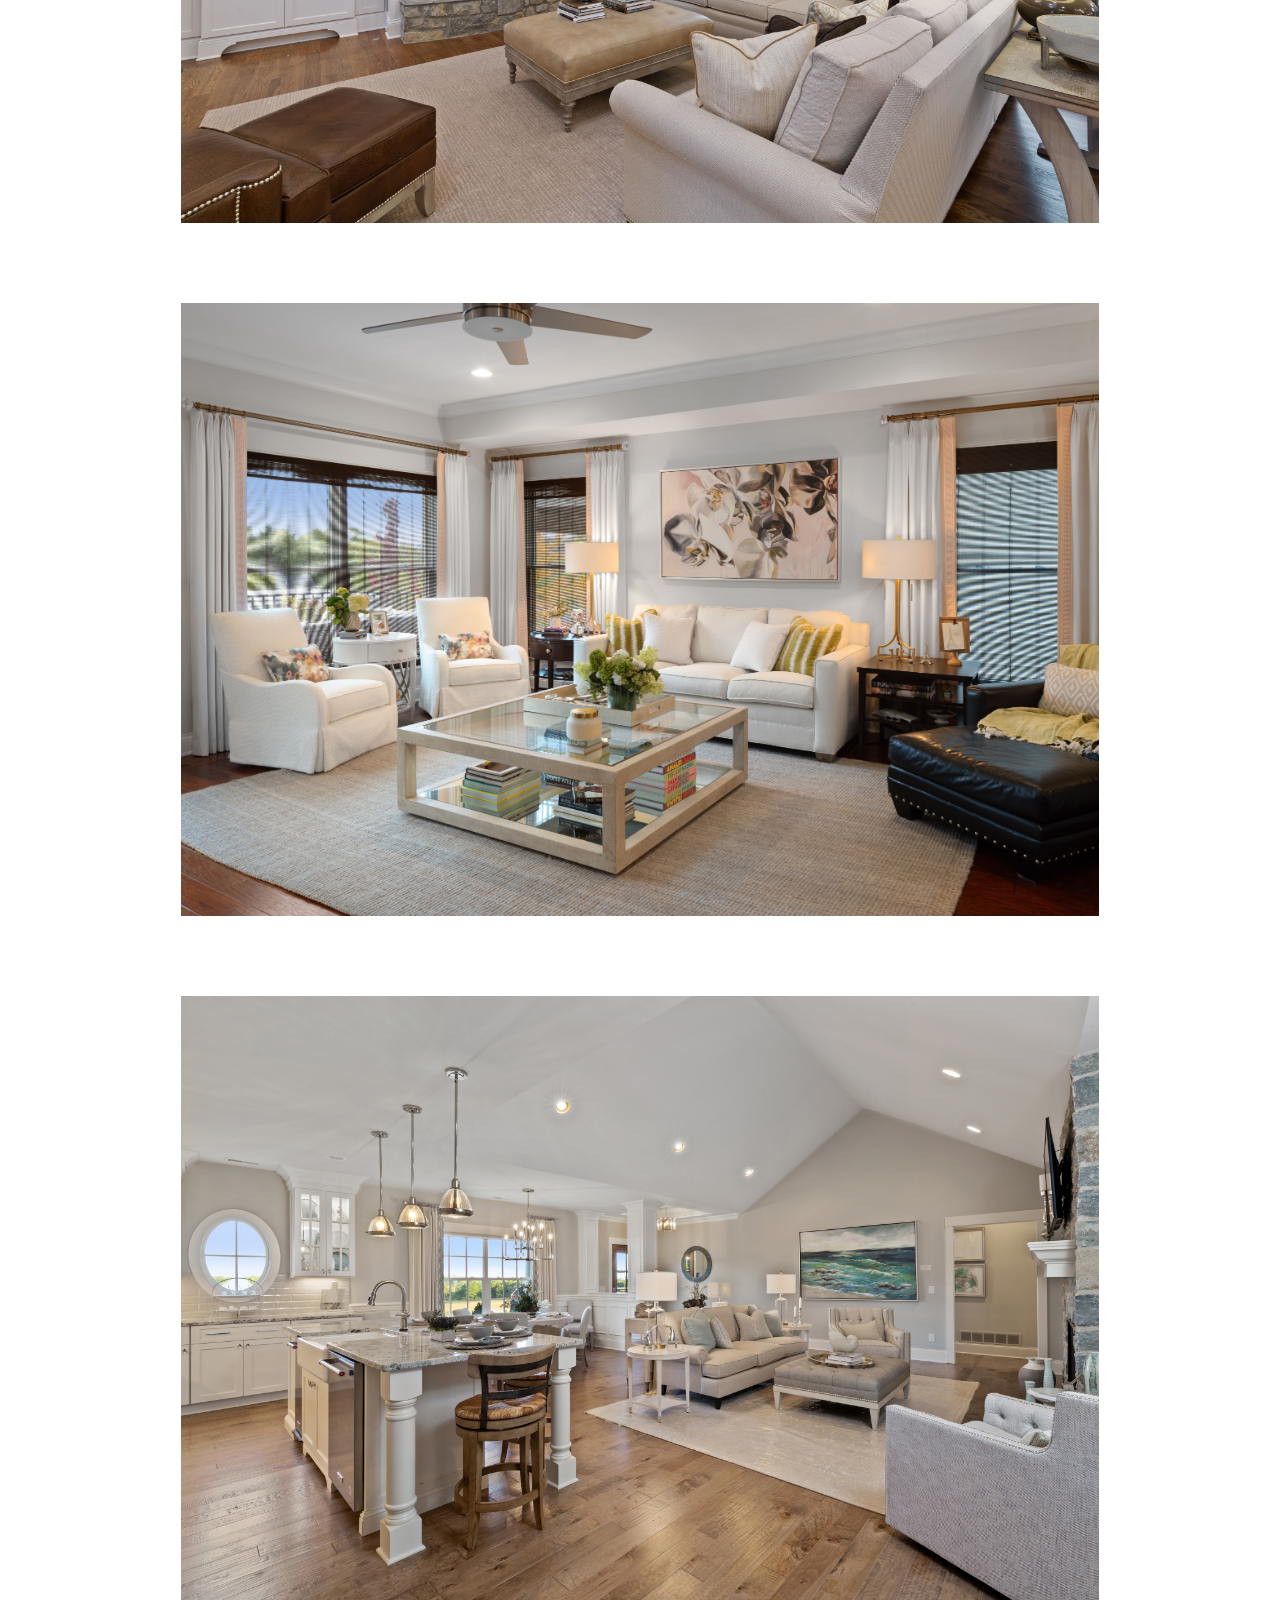
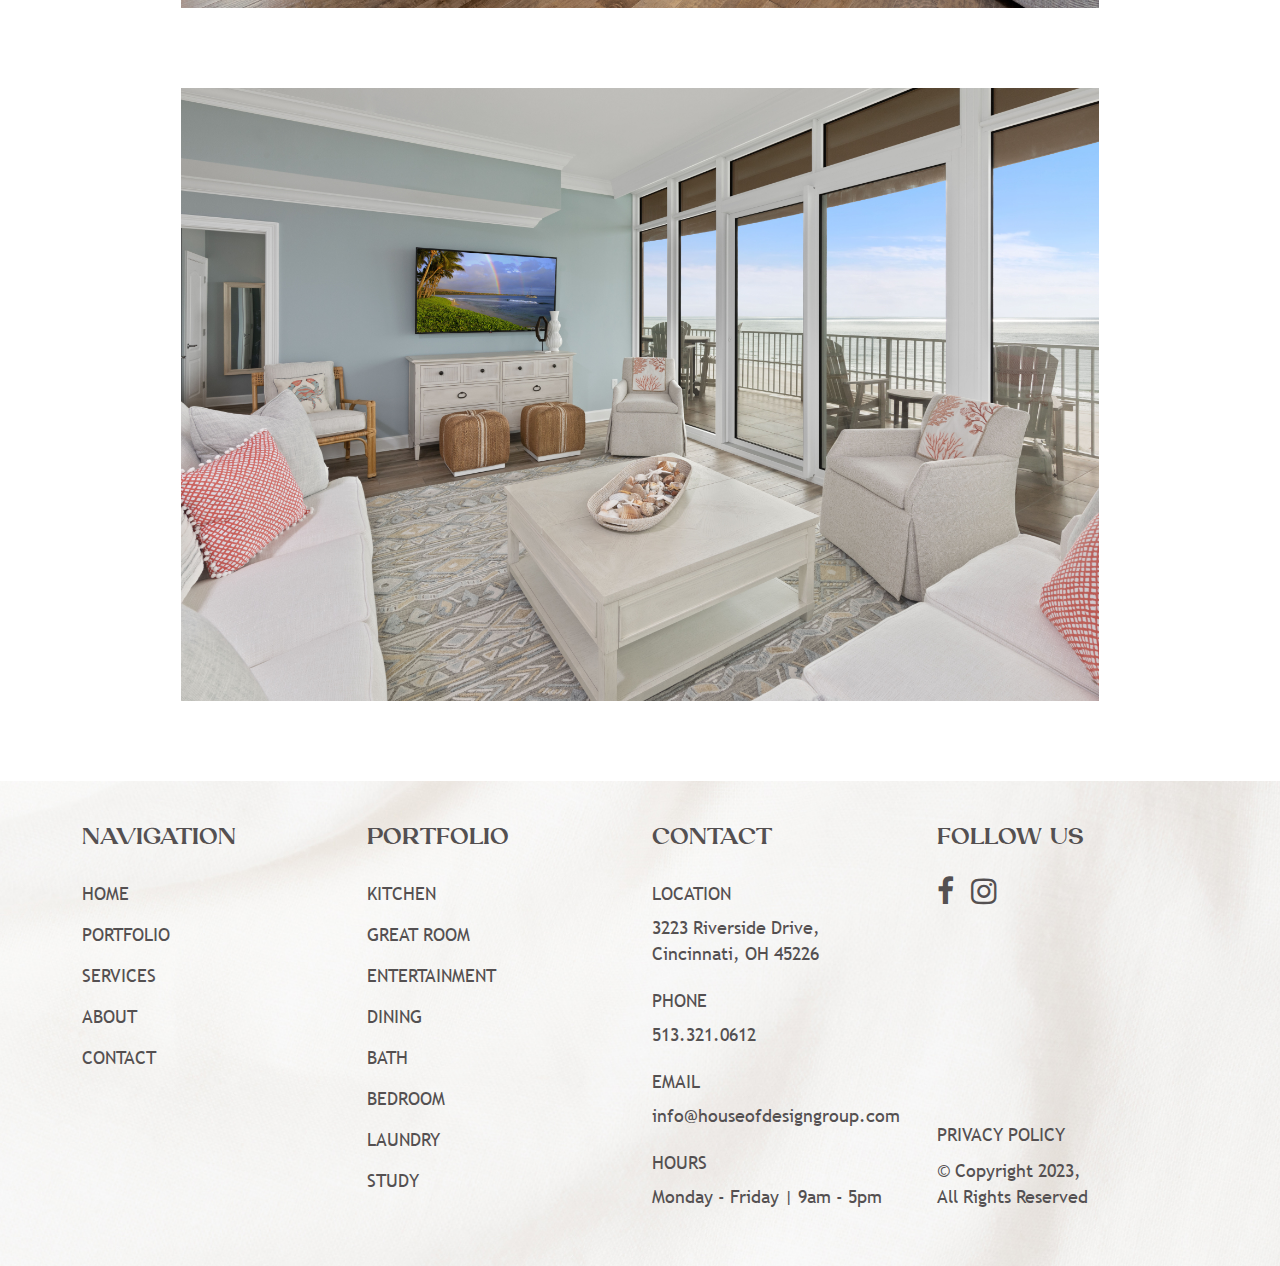
<file: great-room.html>
<!DOCTYPE html>
<html lang=en>

<!-- Mirrored from hod.xponex.com/great-room by HTTrack Website Copier/3.x [XR&CO'2014], Fri, 01 Mar 2024 04:49:48 GMT -->
<head>
<meta charset=utf-8>
<meta http-equiv="X-UA-Compatible" content="IE=edge">
<meta name="viewport" content="width=device-width, initial-scale=1, shrink-to-fit=no">
<link href="img/favicon.png" rel="shortcut icon" />
<link href="css/bootstrap.min.css" rel="stylesheet">
<link href="css/font-awesome.css" rel="stylesheet">
<link href="css/owl.carousel.min.css" rel="stylesheet">
<link href="css/custom.css" rel="stylesheet">
<link href="css/responsive.css" rel="stylesheet">
<link href="css/animate.min.css" rel="stylesheet"> 
<title>HOUSE OF DESIGN</title>
<meta name="description" content="">
<meta name="keywords" content="">
</head>
<body>

<!-- header -->
<div class="header header-sticky">
    <div class="container">
        <div class="row">
            <div class="col-12">
                <nav class="navbar navbar-expand-xl navbar-light">
                    <a class="navbar-brand d-xl-none d-inline-block" href="index.html">
                        <img src="img/logo-main.png" class="img-fluid h-logo" alt="img">
                    </a>
                    <button class="navbar-toggler" type="button" data-bs-toggle="collapse" data-bs-target="#navbarSupportedContent" aria-controls="navbarSupportedContent" aria-expanded="false" aria-label="Toggle navigation" id="ChangeToggle">
                        <span id="navbar-hamburger" class="show">
                            <svg xmlns="http://www.w3.org/2000/svg" width="30" height="30" fill="currentColor" class="bi bi-list" viewBox="0 0 16 16">
                                <path fill-rule="evenodd" d="M2.5 12a.5.5 0 0 1 .5-.5h10a.5.5 0 0 1 0 1H3a.5.5 0 0 1-.5-.5zm0-4a.5.5 0 0 1 .5-.5h10a.5.5 0 0 1 0 1H3a.5.5 0 0 1-.5-.5zm0-4a.5.5 0 0 1 .5-.5h10a.5.5 0 0 1 0 1H3a.5.5 0 0 1-.5-.5z"/>
                            </svg>
                        </span>
                        <span id="navbar-close" class="">
                            <svg xmlns="http://www.w3.org/2000/svg" width="30" height="30" fill="currentColor" class="bi bi-x" viewBox="0 0 16 16">
                                <path d="M4.646 4.646a.5.5 0 0 1 .708 0L8 7.293l2.646-2.647a.5.5 0 0 1 .708.708L8.707 8l2.647 2.646a.5.5 0 0 1-.708.708L8 8.707l-2.646 2.647a.5.5 0 0 1-.708-.708L7.293 8 4.646 5.354a.5.5 0 0 1 0-.708z"/>
                            </svg>
                        </span>
                    </button>
                    <div class="collapse navbar-collapse" id="navbarSupportedContent">
                        <ul class="navbar-nav m-auto align-items-center">
                            <li class="nav-item dropdown">
					          	<a style="color:#545051" class="nav-link dropdown-toggle" href="#" id="navbarDropdown" role="button" data-bs-toggle="dropdown" aria-expanded="false">
					            	Portfolio
					          	</a>
					          	<ul class="dropdown-menu" aria-labelledby="navbarDropdown">
						            <li><a style="color:#545051" class="dropdown-item" href="kitchen.html">kitchen</a></li>
						            <li><a style="color:#545051" class="dropdown-item" href="great-room.html">great room</a></li>
						            <li><a style="color:#545051" class="dropdown-item" href="entertainment.html">entertainment</a></li>
						            <li><a style="color:#545051" class="dropdown-item" href="dining.html">dining</a></li>
						            <li><a style="color:#545051" class="dropdown-item" href="bath.html">bath</a></li>
						            <li><a style="color:#545051" class="dropdown-item" href="bedroom.html">bedroom</a></li>
						            <li><a style="color:#545051" class="dropdown-item" href="laundry.html">Laundry</a></li>
						            <li><a style="color:#545051" class="dropdown-item" href="study.html">study</a></li>
					          	</ul>
					        </li>
                            <li class="nav-item">
                                <a style="color:#545051" class="nav-link" href="services.html">Services</a>
                            </li>
                            <li class="nav-item d-xl-block d-none">
                                <a class="nav-link no-hover py-0" href="index.html"><img src="img/logo-main.png" class="img-fluid h-logo" alt="img"></a>
                            </li>
                            <!-- <li class="nav-item">
                                <a class="nav-link" href="#">Shop The Look</a>
                            </li> -->
                            <li class="nav-item">
                                <a style="color:#545051" class="nav-link" href="about.html">About</a>
                            </li>
                            <li class="nav-item">
                                <a style="color:#545051" class="nav-link" href="contact.html">Contact</a>
                            </li>
                            <li class="nav-item px-0 position-relative">
                                <a class="nav-link-btn btn theme-btn" target="_blank" href="https://mydomastudio.com/login/">Login to My Studio</a>
                            </li>
                        </ul>
                    </div>
                </nav>
            </div>
        </div>
    </div>
</div> 

<!-- hero sec -->
<div class="hero-sec-div portfolio-hero-sec sec-pad" style="background-image: url(img/portfolio/hero-bg.jpg);">
	<div class="container">
		<div class="row">
			<div class="col-12">
				<h1 class="hero-title text-shadow">Portfolio</h1>
			</div>
		</div>
	</div>
</div>

<!-- content area start-->
<div class="sec-pad pb-0">
	<div class="container">
		<div class="row">
			<div class="col-12 text-center">
				<div class="flex-wrap-div">
					<p style="color:#545051"><a href="kitchen.html">kitchen</a></p>
					<p>|</p>
					<p class="big-title"><a href="great-room.html">great room</a></p>
					<p>|</p>
					<p style="color:#545051"><a href="entertainment.html">entertainment</a></p>
					<p>|</p>
					<p style="color:#545051"><a href="dining.html">dining</a></p>
					<p>|</p>
					<p style="color:#545051"><a href="bath.html">bath</a></p>
					<p>|</p>
					<p style="color:#545051"><a href="bedroom.html">bedroom</a></p>
					<p>|</p>
					<p style="color:#545051"><a href="laundry.html">Laundry</a></p>
					<p>|</p>
					<p style="color:#545051"><a href="study.html">study</a></p>
				</div>
			</div>
		</div>
	</div>
</div>

<div class="sec-pad pt-0">
	<div class="container">
		<div class="row justify-content-center">
			<div class="col-xxl-10 col-lg-11 col-12">
				<div class="sec-pad pb-0" style="display: flex; align-items: center; justify-content: center;">
					<img src="img/portfolio/great-room/img1.jpg" class="img-fluid" style="max-width: 90%;" alt="img">
				</div>
			</div>
			<div class="col-xxl-10 col-lg-11 col-12">
				<div class="sec-pad pb-0" style="display: flex; align-items: center; justify-content: center;">
					<img src="img/portfolio/great-room/img2.jpg" class="img-fluid" style="max-width: 90%;" alt="img">
				</div>
			</div>
			<div class="col-xxl-10 col-lg-11 col-12">
				<div class="sec-pad pb-0" style="display: flex; align-items: center; justify-content: center;">
					<img src="img/portfolio/great-room/img3.jpg" class="img-fluid" style="max-width: 90%;" alt="img">
				</div>
			</div>
			<div class="col-xxl-10 col-lg-11 col-12">
				<div class="sec-pad pb-0" style="display: flex; align-items: center; justify-content: center;">
					<img src="img/portfolio/great-room/img4.jpg" class="img-fluid" style="max-width: 90%;" alt="img">
				</div>
			</div>
			<div class="col-xxl-10 col-lg-11 col-12">
				<div class="sec-pad pb-0" style="display: flex; align-items: center; justify-content: center;">
					<img src="img/portfolio/great-room/img5.jpg" class="img-fluid" style="max-width: 90%;" alt="img">
				</div>
			</div>
			<div class="col-xxl-10 col-lg-11 col-12">
				<div class="sec-pad pb-0" style="display: flex; align-items: center; justify-content: center;">
					<img src="img/portfolio/great-room/img6.jpg" class="img-fluid" style="max-width: 90%;" alt="img">
				</div>
			</div>
			<div class="col-xxl-10 col-lg-11 col-12">
				<div class="sec-pad pb-0" style="display: flex; align-items: center; justify-content: center;">
					<img src="img/portfolio/great-room/img7.jpg" class="img-fluid" style="max-width: 90%;" alt="img">
				</div>
			</div>
		</div>
	</div>
</div>

<!-- content area end-->

<!-- footer -->
<div class="footer">
	<div class="container">
		<div class="row">
			<div class="col-lg-3 col-sm-6 col-6 mb-lg-0 mb-4">
				<h3 style="color:#545051" class="footer-title">Navigation</h3>
				<div class="footer-links">
					<p style="color:#545051"><a href="default.html">Home</a></p>
					<p style="color:#545051"><a href="kitchen.html">Portfolio</a></p>
					<p style="color:#545051"><a href="services.html">Services</a></p>
					<!-- <p><a href="#">Shop the Look</a></p> -->
					<p style="color:#545051"><a href="about.html">About</a></p>
					<p style="color:#545051"><a href="contact.html">Contact</a></p>
				</div>
			</div>
			<div class="col-lg-3 col-sm-6 col-6 mb-lg-0 mb-4">
				<h3 style="color:#545051" class="footer-title">Portfolio</h3>
				<div class="footer-links">
					<p style="color:#545051"><a href="kitchen.html">kitchen</a></p>
					<p style="color:#545051"><a href="great-room.html">great room</a></p>
					<p style="color:#545051"><a href="entertainment.html">entertainment</a></p>
					<p style="color:#545051"><a href="dining.html">dining</a></p>
					<p style="color:#545051"><a href="bath.html">bath</a></p>
					<p style="color:#545051"><a href="bedroom.html">bedroom</a></p>
					<p style="color:#545051"><a href="laundry.html">laundry</a></p>
					<p style="color:#545051"><a href="study.html">study</a></p>
				</div>
			</div>
			<div class="col-lg-3 col-sm-6 col-6 mb-lg-0 mb-4">
				<h3 style="color:#545051" class="footer-title">Contact</h3>
				<div class="">
					<p style="color:#545051" class="uppercase mb-1">location</p>
					<p style="color:#545051" class="ft-18">3223 Riverside Drive, <br>Cincinnati, OH 45226</p>
				</div>
				<div class="">
					<p style="color:#545051" class="uppercase mb-1">Phone</p>
					<p style="color:#545051" class="ft-18"><a href="tel:513.321.0612">513.321.0612</a></p>
				</div>
				<div class="">
					<p style="color:#545051" class="uppercase mb-1">Email</p>
					<p style="color:#545051" class="ft-18"><a href="mailto:info@houseofdesigngroup.com">info@houseofdesigngroup.com</a></p>
				</div>
				<div class="">
					<p style="color:#545051" class="uppercase mb-1">Hours</p>
					<p style="color:#545051" class="ft-18">Monday - Friday |<br class="d-sm-none d-block"> 9am - 5pm</p>
				</div>
			</div>
			<div class="col-lg-3 col-sm-6 col-6 mb-lg-0 mb-4">
				<div class="vertical-flex">
					<div>
						<h3 style="color:#545051" class="footer-title">follow us</h3>
						<div class="social">
							<a href="#"><span style="color:#545051" class="fa fa-facebook"></span></a>
							<a href="#"><span style="color:#545051" class="fa fa-instagram"></span></a>
						</div>
					</div>
					<div>
						<div class="footer-links">
							<p style="color:#545051"><a href="#">privacy policy</a></p>
						</div>
						<p style="color:#545051" class="ft-18">© Copyright 2023,<br>All Rights Reserved</p>
					</div>
				</div>
			</div>
		</div>
	</div>
</div><script src="js/jquery-1.11.1.js"></script>
<script src="js/bootstrap.bundle.min.js"></script>
<script src="js/owl.carousel.min.js"></script>
<script src="js/flickity.pkgd.js"></script>
<script src="js/wow.min.js"></script>
<script src="js/my3860.js?v=1"></script> 
</body>

<!-- Mirrored from hod.xponex.com/great-room by HTTrack Website Copier/3.x [XR&CO'2014], Fri, 01 Mar 2024 04:51:59 GMT -->
</html>
</file>
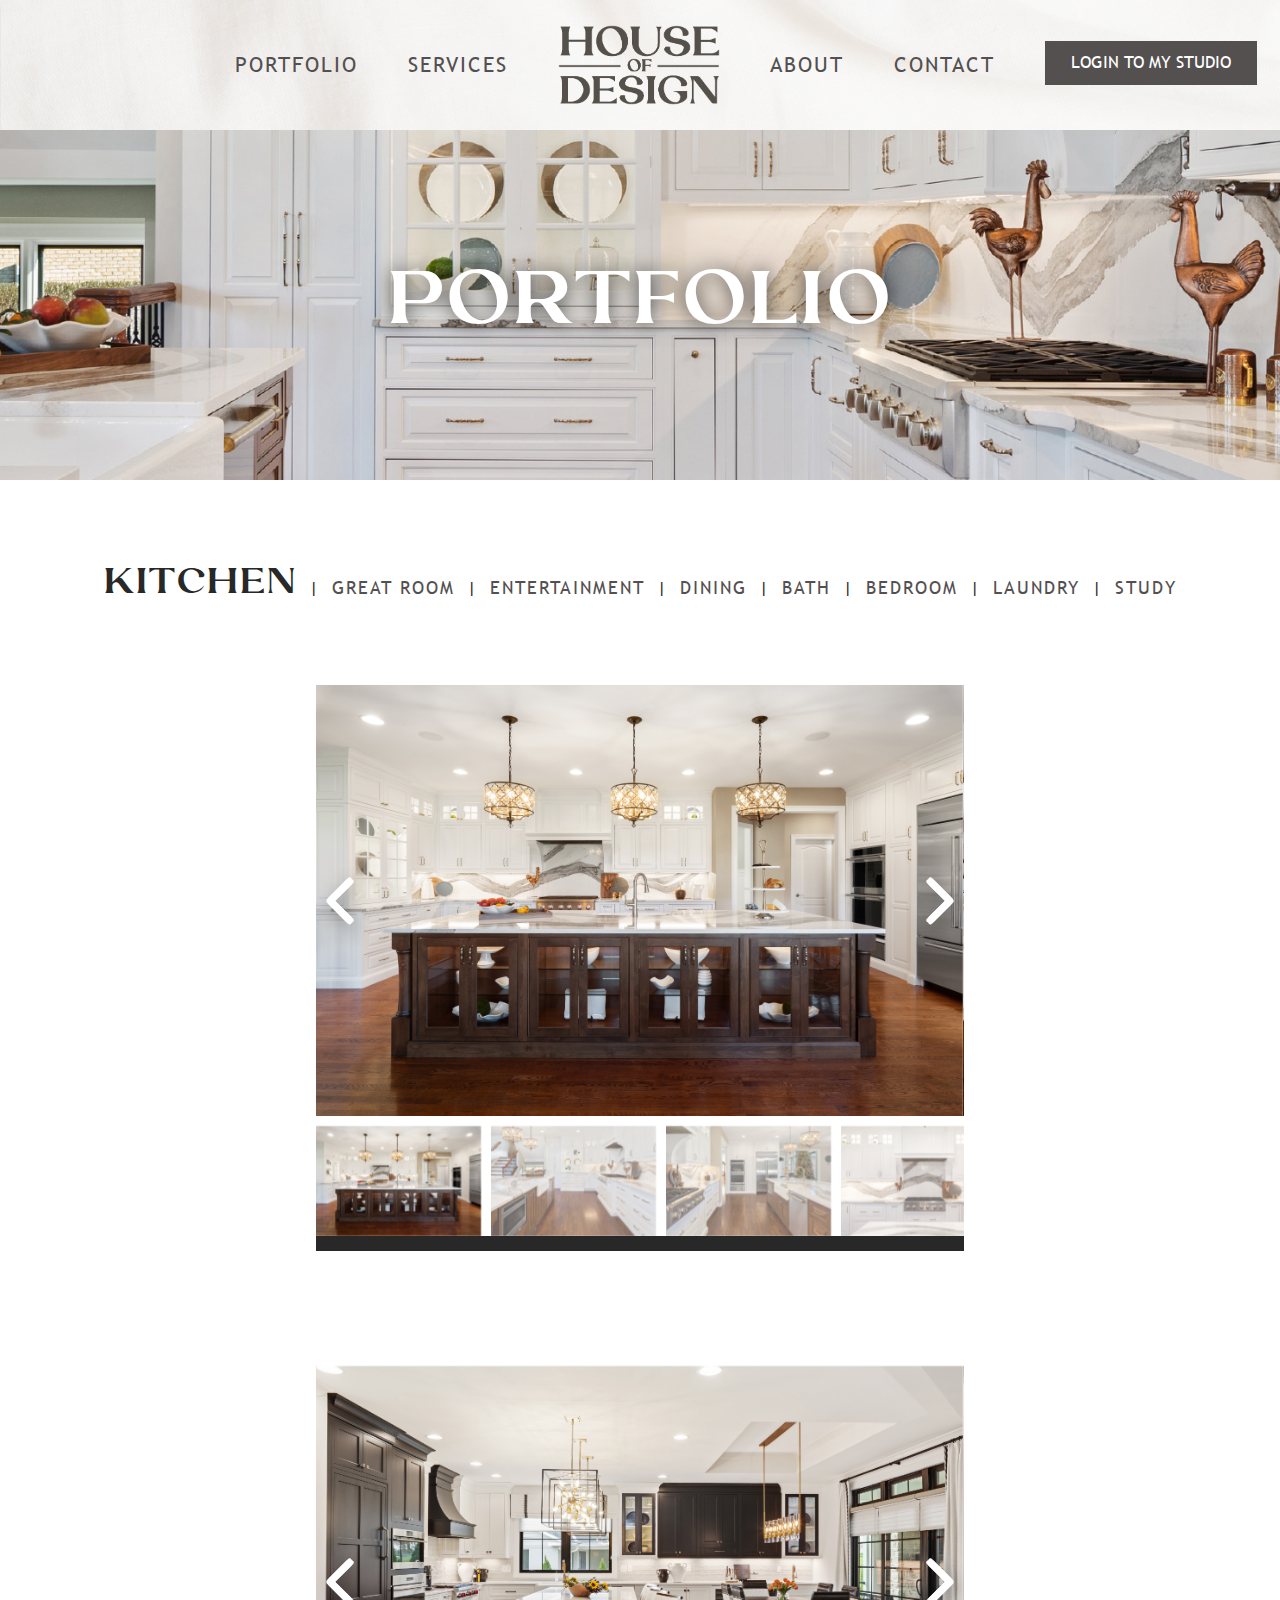
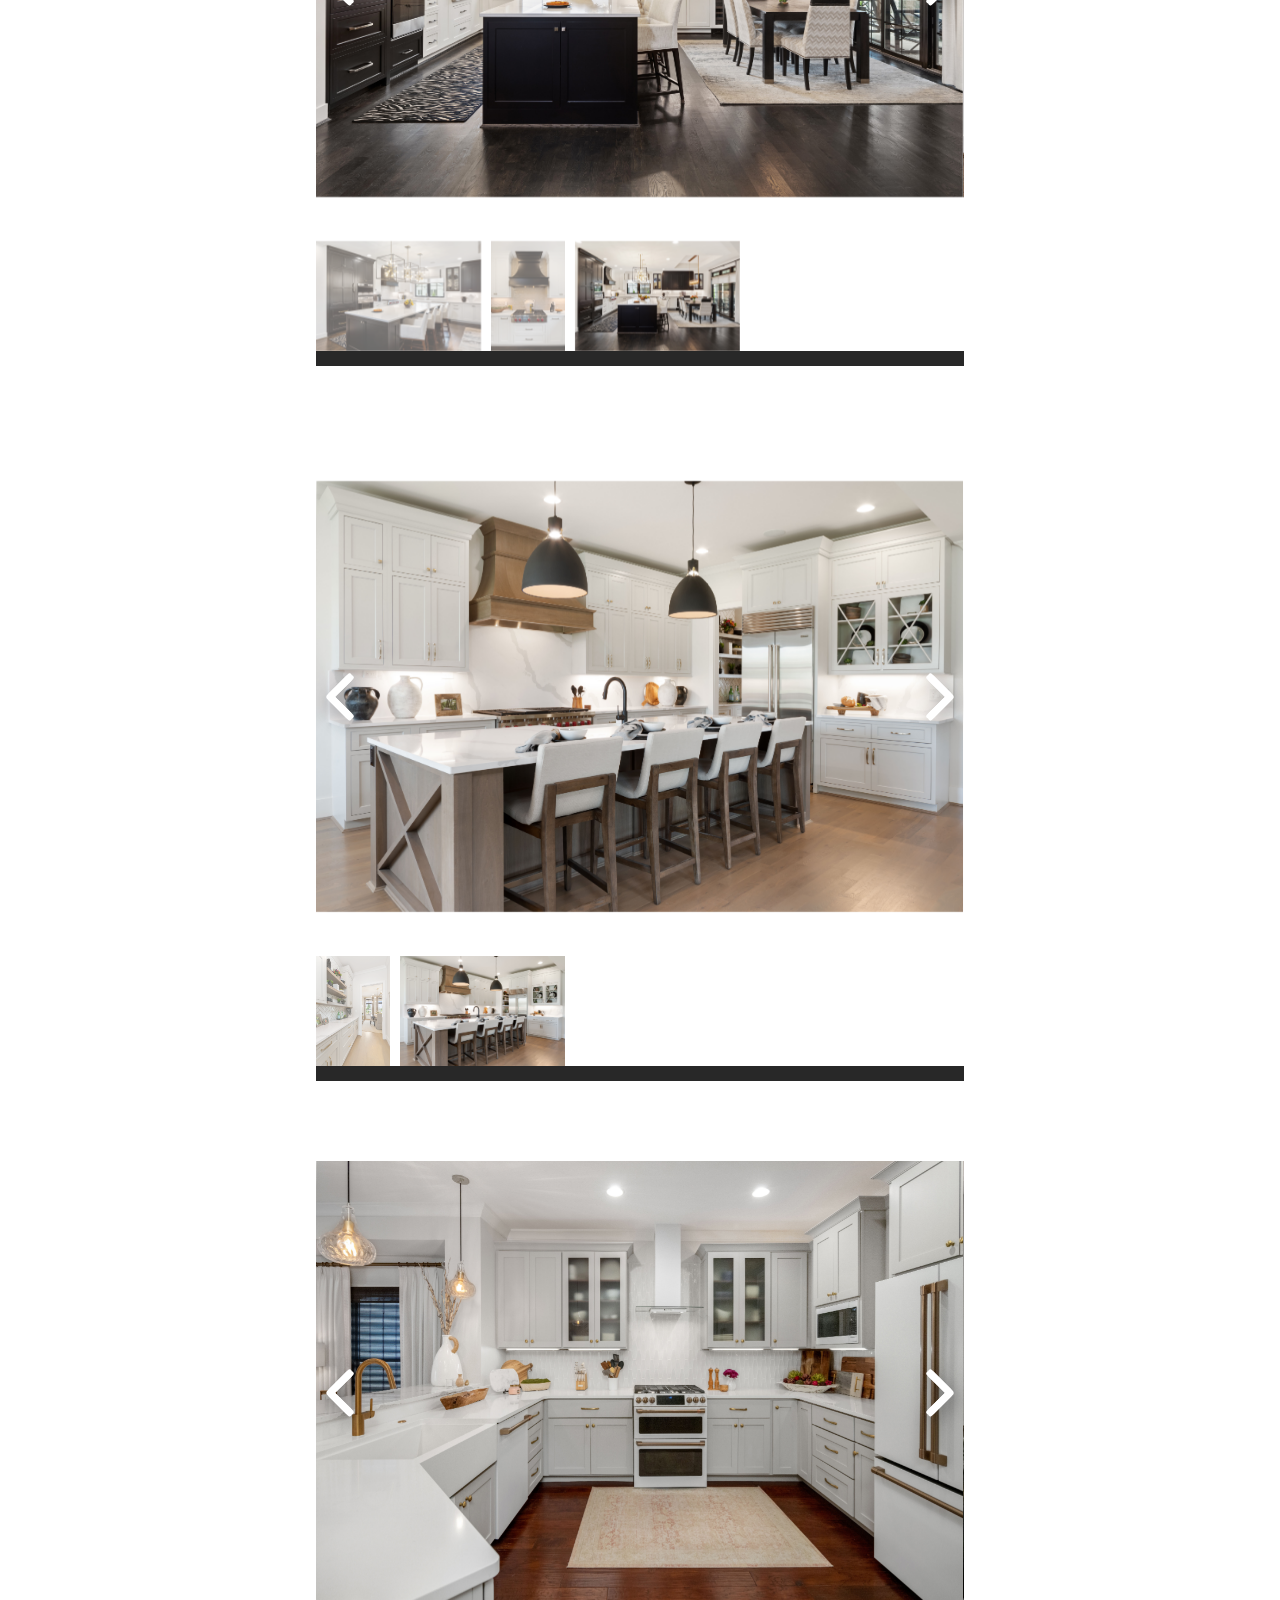
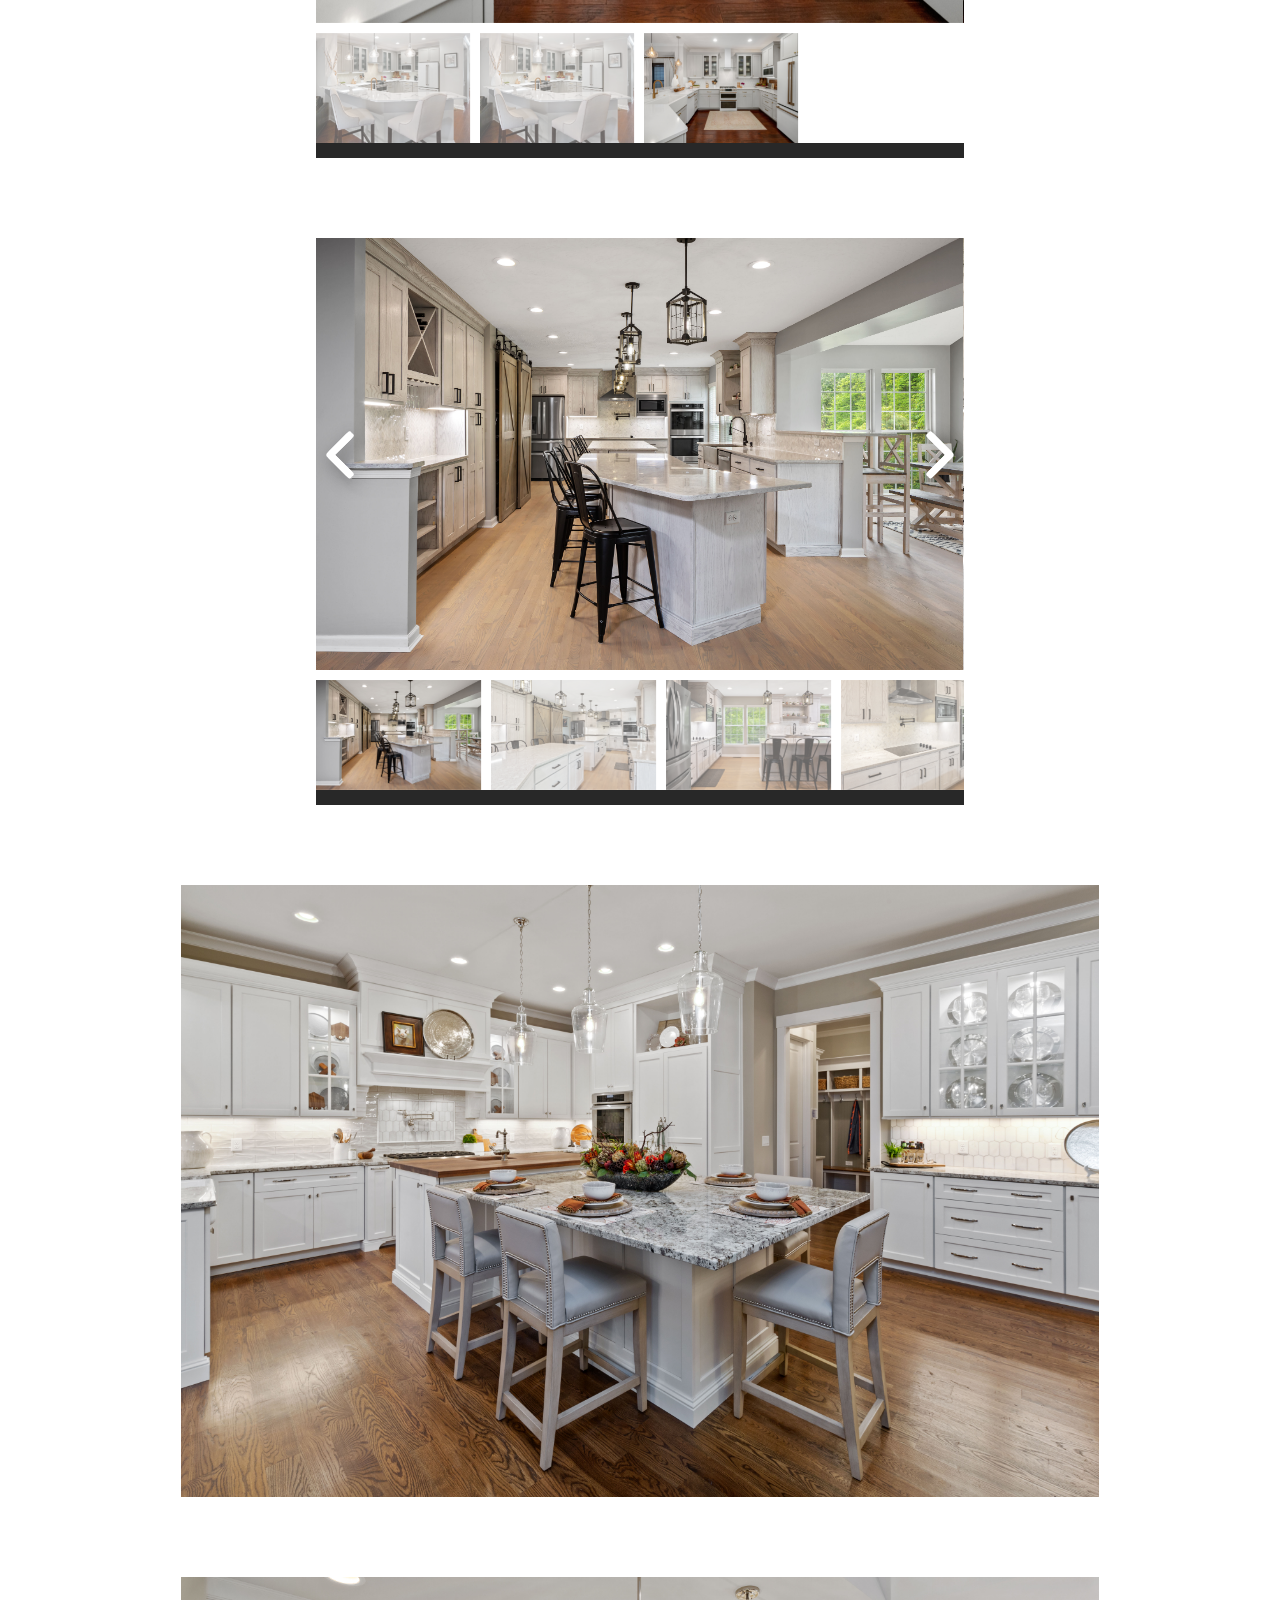
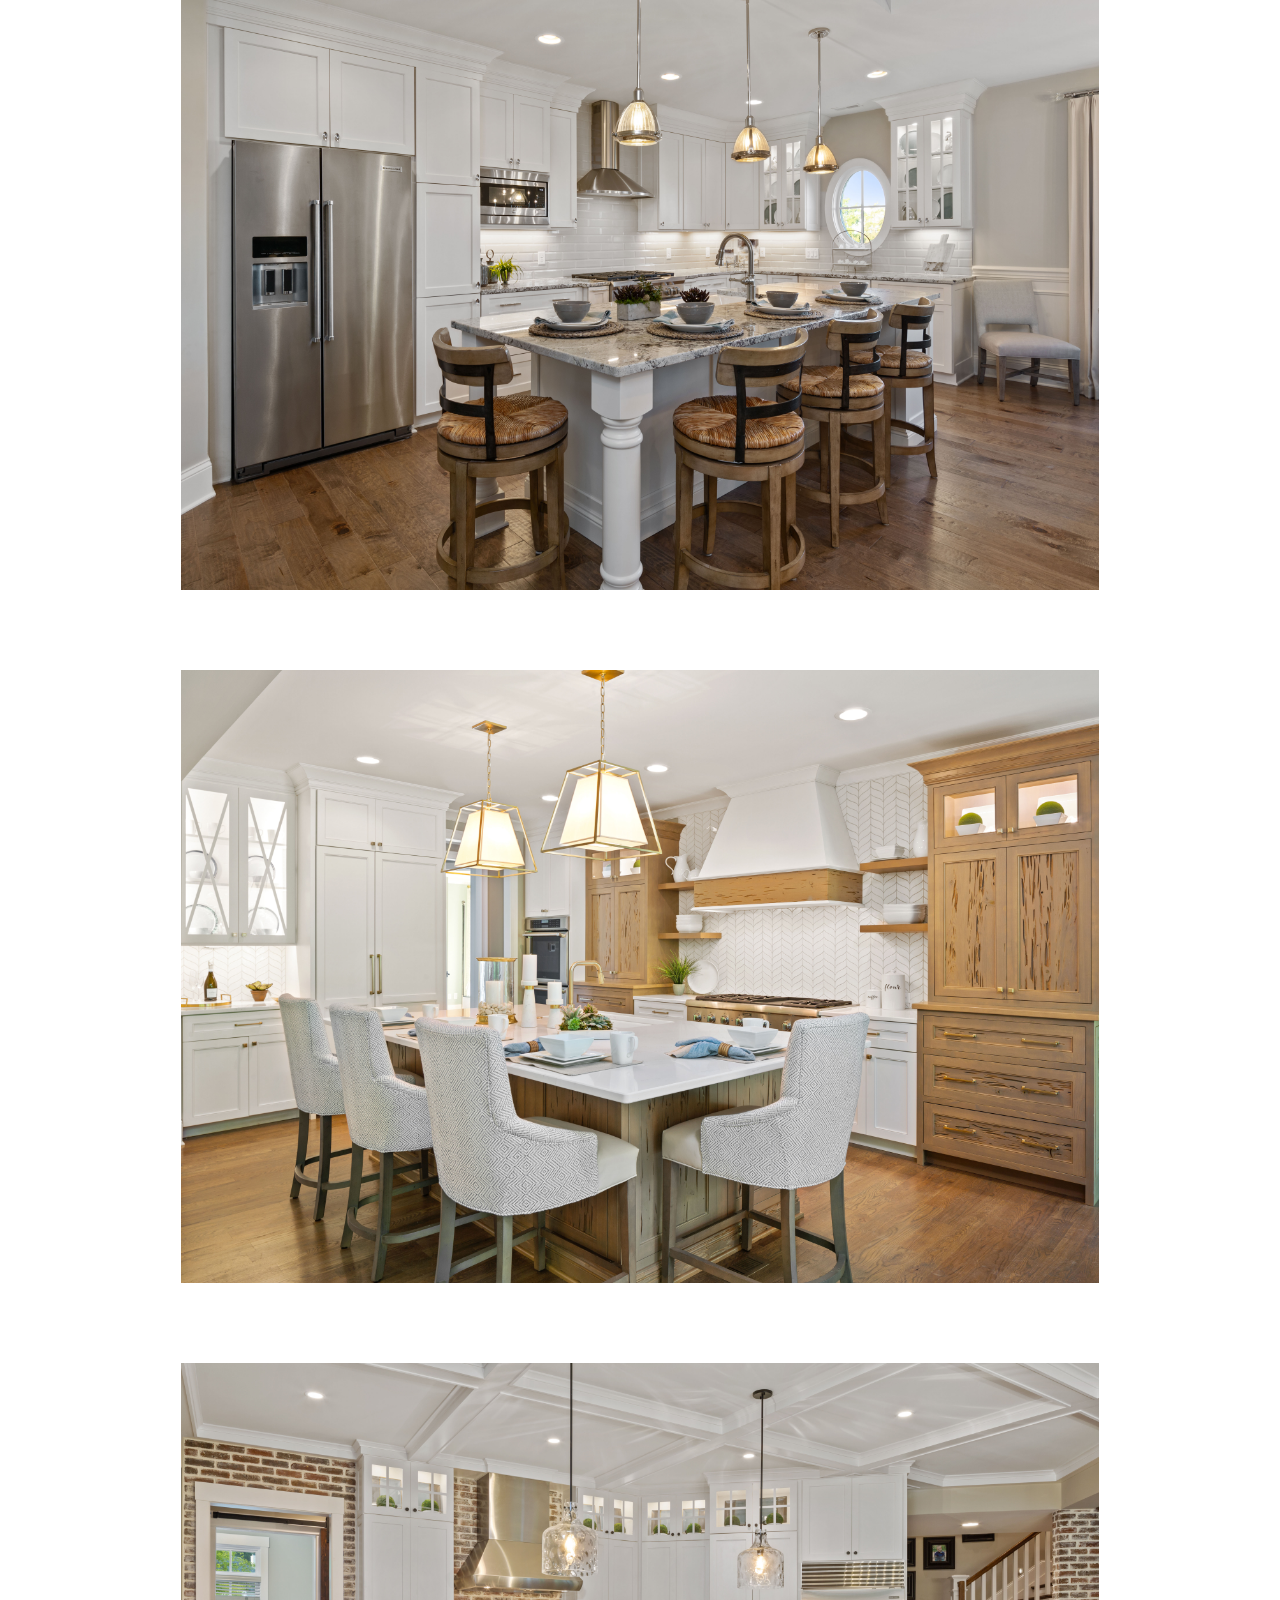
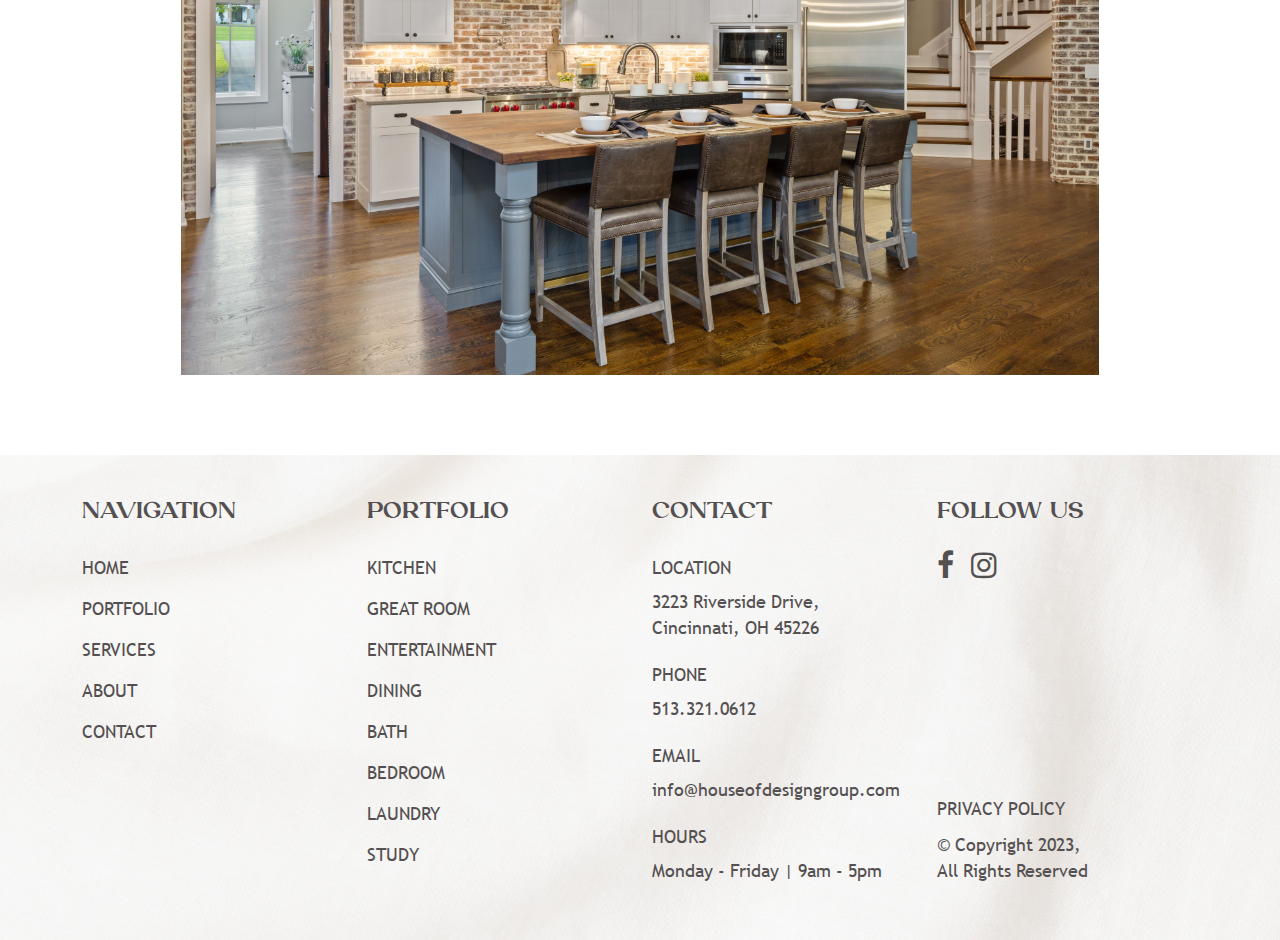
<file: kitchen.html>
<!DOCTYPE html>
<html lang=en>

<head>
<meta charset=utf-8>
<meta http-equiv="X-UA-Compatible" content="IE=edge">
<meta name="viewport" content="width=device-width, initial-scale=1, shrink-to-fit=no">
<link href="img/favicon.png" rel="shortcut icon" />
<link href="css/bootstrap.min.css" rel="stylesheet">
<link href="css/font-awesome.css" rel="stylesheet">
<link href="css/owl.carousel.min.css" rel="stylesheet">
<link href="css/custom.css" rel="stylesheet">
<link href="css/responsive.css" rel="stylesheet">
<link href="css/animate.min.css" rel="stylesheet"> 
<title>HOUSE OF DESIGN</title>
<meta name="description" content="">
<meta name="keywords" content="">
<!-- swiper slider css -->
<link rel="stylesheet" href="https://cdn.jsdelivr.net/npm/swiper@9/swiper-bundle.min.css" />

<style>
	.flickity-prev-next-button {
		background: transparent;
		border: none;
		/* Apply drop-shadow filter for a subtle shadow effect */
		filter: drop-shadow(2px 4px 6px rgba(0, 0, 0, 0.25));
	}
	
	.flickity-prev-next-button:hover {
		/* Slightly more pronounced drop-shadow on hover for better visibility */
		filter: drop-shadow(3px 6px 9px rgba(0, 0, 0, 0.3));
	}
</style>

<style>
	/* Default style for larger screens */
	.vertical-image {
	  max-width: 45%;
	}
	
	/* Media query for screens that are 768px wide or less */
	@media (max-width: 1168px) {
	  .vertical-image {
		max-width: 70%;
	  }
	}
</style>



</head>
<body>

<!-- header -->
<div class="header header-sticky">
    <div class="container">
        <div class="row">
            <div class="col-12">
                <nav class="navbar navbar-expand-xl navbar-light">
                    <a class="navbar-brand d-xl-none d-inline-block" href="index.html">
                        <img src="img/logo-main.png" class="img-fluid h-logo" alt="img">
                    </a>
                    <button class="navbar-toggler" type="button" data-bs-toggle="collapse" data-bs-target="#navbarSupportedContent" aria-controls="navbarSupportedContent" aria-expanded="false" aria-label="Toggle navigation" id="ChangeToggle">
                        <span id="navbar-hamburger" class="show">
                            <svg xmlns="http://www.w3.org/2000/svg" width="30" height="30" fill="currentColor" class="bi bi-list" viewBox="0 0 16 16">
                                <path fill-rule="evenodd" d="M2.5 12a.5.5 0 0 1 .5-.5h10a.5.5 0 0 1 0 1H3a.5.5 0 0 1-.5-.5zm0-4a.5.5 0 0 1 .5-.5h10a.5.5 0 0 1 0 1H3a.5.5 0 0 1-.5-.5zm0-4a.5.5 0 0 1 .5-.5h10a.5.5 0 0 1 0 1H3a.5.5 0 0 1-.5-.5z"/>
                            </svg>
                        </span>
                        <span id="navbar-close" class="">
                            <svg xmlns="http://www.w3.org/2000/svg" width="30" height="30" fill="currentColor" class="bi bi-x" viewBox="0 0 16 16">
                                <path d="M4.646 4.646a.5.5 0 0 1 .708 0L8 7.293l2.646-2.647a.5.5 0 0 1 .708.708L8.707 8l2.647 2.646a.5.5 0 0 1-.708.708L8 8.707l-2.646 2.647a.5.5 0 0 1-.708-.708L7.293 8 4.646 5.354a.5.5 0 0 1 0-.708z"/>
                            </svg>
                        </span>
                    </button>
                    <div class="collapse navbar-collapse" id="navbarSupportedContent">
                        <ul class="navbar-nav m-auto align-items-center">
                            <li class="nav-item dropdown">
					          	<a style="color:#545051" class="nav-link dropdown-toggle" href="#" id="navbarDropdown" role="button" data-bs-toggle="dropdown" aria-expanded="false">
					            	Portfolio
					          	</a>
					          	<ul class="dropdown-menu" aria-labelledby="navbarDropdown">
						            <li><a style="color:#545051" class="dropdown-item" href="kitchen.html">kitchen</a></li>
						            <li><a style="color:#545051" class="dropdown-item" href="great-room.html">great room</a></li>
						            <li><a style="color:#545051" class="dropdown-item" href="entertainment.html">entertainment</a></li>
						            <li><a style="color:#545051" class="dropdown-item" href="dining.html">dining</a></li>
						            <li><a style="color:#545051" class="dropdown-item" href="bath.html">bath</a></li>
						            <li><a style="color:#545051" class="dropdown-item" href="bedroom.html">bedroom</a></li>
						            <li><a style="color:#545051" class="dropdown-item" href="laundry.html">Laundry</a></li>
						            <li><a style="color:#545051" class="dropdown-item" href="study.html">study</a></li>
					          	</ul>
					        </li>
                            <li class="nav-item">
                                <a style="color:#545051" class="nav-link" href="services.html">Services</a>
                            </li>
                            <li class="nav-item d-xl-block d-none">
                                <a class="nav-link no-hover py-0" href="index.html"><img src="img/logo-main.png" class="img-fluid h-logo" alt="img"></a>
                            </li>
                            <!-- <li class="nav-item">
                                <a class="nav-link" href="#">Shop The Look</a>
                            </li> -->
                            <li class="nav-item">
                                <a style="color:#545051" class="nav-link" href="about.html">About</a>
                            </li>
                            <li class="nav-item">
                                <a style="color:#545051" class="nav-link" href="contact.html">Contact</a>
                            </li>
                            <li class="nav-item px-0 position-relative">
                                <a class="nav-link-btn btn theme-btn" target="_blank" href="https://mydomastudio.com/login/">Login to My Studio</a>
                            </li>
                        </ul>
                    </div>
                </nav>
            </div>
        </div>
    </div>
</div> 

<!-- hero sec -->
<div class="hero-sec-div portfolio-hero-sec sec-pad" style="background-image: url(img/portfolio/hero-bg.jpg);">
	<div class="container">
		<div class="row">
			<div class="col-12">
				<h1 class="hero-title text-shadow">Portfolio</h1>
			</div>
		</div>
	</div>
</div>

<!-- content area start-->
<div class="sec-pad pb-0">
	<div class="container">
		<div class="row">
			<div class="col-12 text-center">
				<div class="flex-wrap-div">
					<p class="big-title"><a href="kitchen.html">kitchen</a></p>
					<p>|</p>
					<p style="color:#545051"><a href="great-room.html">great room</a></p>
					<p>|</p>
					<p style="color:#545051"><a href="entertainment.html">entertainment</a></p>
					<p>|</p>
					<p style="color:#545051"><a href="dining.html">dining</a></p>
					<p>|</p>
					<p style="color:#545051"><a href="bath.html">bath</a></p>
					<p>|</p>
					<p style="color:#545051"><a href="bedroom.html">bedroom</a></p>
					<p>|</p>
					<p style="color:#545051"><a href="laundry.html">Laundry</a></p>
					<p>|</p>
					<p style="color:#545051"><a href="study.html">study</a></p>
				</div>
			</div>
		</div>
	</div>
</div>






<!-- content area start-->

<div class="container">
	<!-- first slider start -->
<section class="slider_content">
	<div class="swiper mySwiper1 common-wrapper">
	  <div class="swiper-wrapper">
		<div class="swiper-slide"><img src="img/portfolio/kitchen/1/img1.jpg" alt="entertainment" /></div>
		<div class="swiper-slide"><img src="img/portfolio/kitchen/1/img2.jpg" alt="entertainment" /></div>
		<div class="swiper-slide"><img src="img/portfolio/kitchen/1/img3.jpg" alt="entertainment" /></div>
		<div class="swiper-slide"><img src="img/portfolio/kitchen/1/img4.jpg" alt="entertainment" /></div>
		<div class="swiper-slide"><img src="img/portfolio/kitchen/1/img5.jpg" alt="entertainment" /></div>
		<!-- Add more slider's img -->
	  </div>
	  <div class="swiper-button-next"></div>
	  <div class="swiper-button-prev"></div>
	</div>
	<div class="swiper mySwiper_1 common-inner">
	  <div class="swiper-wrapper">
		<div class="swiper-slide"><img src="img/portfolio/kitchen/1/img1.jpg" alt="entertainment" /></div>
		<div class="swiper-slide"><img src="img/portfolio/kitchen/1/img2.jpg" alt="entertainment" /></div>
		<div class="swiper-slide"><img src="img/portfolio/kitchen/1/img3.jpg" alt="entertainment" /></div>
		<div class="swiper-slide"><img src="img/portfolio/kitchen/1/img4.jpg" alt="entertainment" /></div>
		<div class="swiper-slide"><img src="img/portfolio/kitchen/1/img5.jpg" alt="entertainment" /></div>
		
		<!-- Add more click img -->
	  </div>
	</div>
  </section>
  
  
  <!-- second slider start -->
  <section class="slider_content">
	<div class="swiper mySwiper2 common-wrapper row-wrapper">
	  <div class="swiper-wrapper">
		<div class="swiper-slide"><img src="img/portfolio/kitchen/2/img1.jpg" alt="entertainment" /></div>
		<div class="swiper-slide"><img src="img/portfolio/kitchen/2/img2.jpg" alt="entertainment" /></div>
		<div class="swiper-slide"><img  class="Slider_H" src="img/portfolio/kitchen/2/img3.jpg" alt="entertainment" /></div>
		<!-- Add more slider's img -->
	  </div>
	  <div class="swiper-button-next"></div>
	  <div class="swiper-button-prev"></div>
	</div>
	<div class="swiper mySwiper_2 common-inner row-inner">
	  <div class="swiper-wrapper">
		<div class="swiper-slide"><img src="img/portfolio/kitchen/2/img1.jpg" alt="" /></div>
		<div class="swiper-slide"><img src="img/portfolio/kitchen/2/img2.jpg" alt="" /></div>
		<div class="swiper-slide"><img class="Thamnail_H"  src="img/portfolio/kitchen/2/img3.jpg" alt="" /></div>
		<!-- Add more click img -->
	  </div>
	</div>
  </section>
  
  
  
  
  
  
  <!-- third slider start -->
  <section class="slider_content">
	<div class="swiper mySwiper3 common-wrapper row-wrapper">
	  <div class="swiper-wrapper">
		<div class="swiper-slide"><img src="img/portfolio/kitchen/3/img1.jpg" alt="entertainment" /></div>
		<div class="swiper-slide"><img class="Slider_H" src="img/portfolio/kitchen/3/img2.jpg" alt="entertainment" /></div>
		<!-- Add more slider's img -->
	  </div>
	  <div class="swiper-button-next"></div>
	  <div class="swiper-button-prev"></div>
	</div>
	<div class="swiper mySwiper_3 common-inner row-inner">
	  <div class="swiper-wrapper">
		<div class="swiper-slide"><img src="img/portfolio/kitchen/3/img1.jpg" alt="" /></div>
		<div class="swiper-slide"><img class="Thamnail_H" src="img/portfolio/kitchen/3/img2.jpg" alt="" /></div>
		<!-- Add more click img -->
	  </div>
	</div>
  </section>
  
  <!-- four slider start -->
  <section class="slider_content">
	<div class="swiper mySwiper4 common-wrapper">
	  <div class="swiper-wrapper">
		<div class="swiper-slide"><img src="img/portfolio/kitchen/4/img1.jpg" alt="entertainment" /></div>
		<div class="swiper-slide"><img src="img/portfolio/kitchen/4/img2.jpg" alt="entertainment" /></div>
		<div class="swiper-slide"><img src="img/portfolio/kitchen/4/img2.jpg" alt="entertainment" /></div>
		<!-- Add more slider's img -->
	  </div>
	  <div class="swiper-button-next"></div>
	  <div class="swiper-button-prev"></div>
	</div>
	<div class="swiper mySwiper_4 common-inner">
	  <div class="swiper-wrapper">
		<div class="swiper-slide"><img src="img/portfolio/kitchen/4/img1.jpg" alt="" /></div>
		<div class="swiper-slide"><img src="img/portfolio/kitchen/4/img2.jpg" alt="" /></div>
		<div class="swiper-slide"><img src="img/portfolio/kitchen/4/img2.jpg" alt="" /></div>
		<!-- Add more click img -->
	  </div>
	</div>
  </section>


  <!-- five slider start -->
  <section class="slider_content">
	<div class="swiper mySwiper5 common-wrapper">
	  <div class="swiper-wrapper">
		<div class="swiper-slide"><img src="img/portfolio/kitchen/5/img1.jpg" alt="entertainment" /></div>
		<div class="swiper-slide"><img src="img/portfolio/kitchen/5/img2.jpg" alt="entertainment" /></div>
		<div class="swiper-slide"><img src="img/portfolio/kitchen/5/img3.jpg" alt="entertainment" /></div>
		<div class="swiper-slide"><img src="img/portfolio/kitchen/5/img4.jpg" alt="entertainment" /></div>
		<!-- Add more slider's img -->
	  </div>
	  <div class="swiper-button-next"></div>
	  <div class="swiper-button-prev"></div>
	</div>
	<div class="swiper mySwiper_5 common-inner">
	  <div class="swiper-wrapper">
		<div class="swiper-slide"> <img src="img/portfolio/kitchen/5/img1.jpg" alt="" /></div>
		<div class="swiper-slide"><img src="img/portfolio/kitchen/5/img2.jpg" alt="" /></div>
		<div class="swiper-slide"><img src="img/portfolio/kitchen/5/img3.jpg" alt="" /></div>
		<div class="swiper-slide"><img src="img/portfolio/kitchen/5/img4.jpg" alt="" /></div>
		<!-- Add more click img -->
	  </div>
	</div>
  </section>
  
</div>

<!-- content area end-->

<div class="sec-pad pt-0">
	<div class="container">
		<div class="row justify-content-center">
			<div class="col-xxl-10 col-lg-11 col-12">
				<div class="sec-pad pb-0" style="display: flex; align-items: center; justify-content: center;">
					<img src="img/portfolio/kitchen/img1.jpg" class="img-fluid" style="max-width: 90%;" alt="img">
				</div>
			</div>
			<div class="col-xxl-10 col-lg-11 col-12">
				<div class="sec-pad pb-0" style="display: flex; align-items: center; justify-content: center;">
					<img src="img/portfolio/kitchen/img2.jpg" class="img-fluid" style="max-width: 90%;" alt="img">
				</div>
			</div>
			<div class="col-xxl-10 col-lg-11 col-12">
				<div class="sec-pad pb-0" style="display: flex; align-items: center; justify-content: center;">
					<img src="img/portfolio/kitchen/img3.jpg" class="img-fluid" style="max-width: 90%;" alt="img">
				</div>
			</div>
			<div class="col-xxl-10 col-lg-11 col-12">
				<div class="sec-pad pb-0" style="display: flex; align-items: center; justify-content: center;">
					<img src="img/portfolio/kitchen/img4.jpg" class="img-fluid" style="max-width: 90%;" alt="img">
				</div>
			</div>
		</div>
	</div>
</div>



<!-- footer -->
<div class="footer">
	<div class="container">
		<div class="row">
			<div class="col-lg-3 col-sm-6 col-6 mb-lg-0 mb-4">
				<h3 style="color:#545051" class="footer-title">Navigation</h3>
				<div class="footer-links">
					<p style="color:#545051"><a href="default.html">Home</a></p>
					<p style="color:#545051"><a href="kitchen.html">Portfolio</a></p>
					<p style="color:#545051"><a href="services.html">Services</a></p>
					<!-- <p><a href="#">Shop the Look</a></p> -->
					<p style="color:#545051"><a href="about.html">About</a></p>
					<p style="color:#545051"><a href="contact.html">Contact</a></p>
				</div>
			</div>
			<div class="col-lg-3 col-sm-6 col-6 mb-lg-0 mb-4">
				<h3 style="color:#545051" class="footer-title">Portfolio</h3>
				<div class="footer-links">
					<p style="color:#545051"><a href="kitchen.html">kitchen</a></p>
					<p style="color:#545051"><a href="great-room.html">great room</a></p>
					<p style="color:#545051"><a href="entertainment.html">entertainment</a></p>
					<p style="color:#545051"><a href="dining.html">dining</a></p>
					<p style="color:#545051"><a href="bath.html">bath</a></p>
					<p style="color:#545051"><a href="bedroom.html">bedroom</a></p>
					<p style="color:#545051"><a href="laundry.html">laundry</a></p>
					<p style="color:#545051"><a href="study.html">study</a></p>
				</div>
			</div>
			<div class="col-lg-3 col-sm-6 col-6 mb-lg-0 mb-4">
				<h3 style="color:#545051" class="footer-title">Contact</h3>
				<div class="">
					<p style="color:#545051" class="uppercase mb-1">location</p>
					<p style="color:#545051" class="ft-18">3223 Riverside Drive, <br>Cincinnati, OH 45226</p>
				</div>
				<div class="">
					<p style="color:#545051" class="uppercase mb-1">Phone</p>
					<p style="color:#545051" class="ft-18"><a href="tel:513.321.0612">513.321.0612</a></p>
				</div>
				<div class="">
					<p style="color:#545051" class="uppercase mb-1">Email</p>
					<p style="color:#545051" class="ft-18"><a href="mailto:info@houseofdesigngroup.com">info@houseofdesigngroup.com</a></p>
				</div>
				<div class="">
					<p style="color:#545051" class="uppercase mb-1">Hours</p>
					<p style="color:#545051" class="ft-18">Monday - Friday |<br class="d-sm-none d-block"> 9am - 5pm</p>
				</div>
			</div>
			<div class="col-lg-3 col-sm-6 col-6 mb-lg-0 mb-4">
				<div class="vertical-flex">
					<div>
						<h3 style="color:#545051" class="footer-title">follow us</h3>
						<div class="social">
							<a href="#"><span style="color:#545051" class="fa fa-facebook"></span></a>
							<a href="#"><span style="color:#545051" class="fa fa-instagram"></span></a>
						</div>
					</div>
					<div>
						<div class="footer-links">
							<p style="color:#545051"><a href="#">privacy policy</a></p>
						</div>
						<p style="color:#545051" class="ft-18">© Copyright 2023,<br>All Rights Reserved</p>
					</div>
				</div>
			</div>
		</div>
	</div>
</div>
<!-- swiper js -->
<script src="https://cdn.jsdelivr.net/npm/swiper@9/swiper-bundle.min.js"></script>
<script src="js/jquery-1.11.1.js"></script>
<script src="js/bootstrap.bundle.min.js"></script>
<script src="js/owl.carousel.min.js"></script>
<script src="js/flickity.pkgd.js"></script>
<script src="js/wow.min.js"></script>
<script src="js/my3860.js?v=1"></script> 
</body>

</html>
</file>
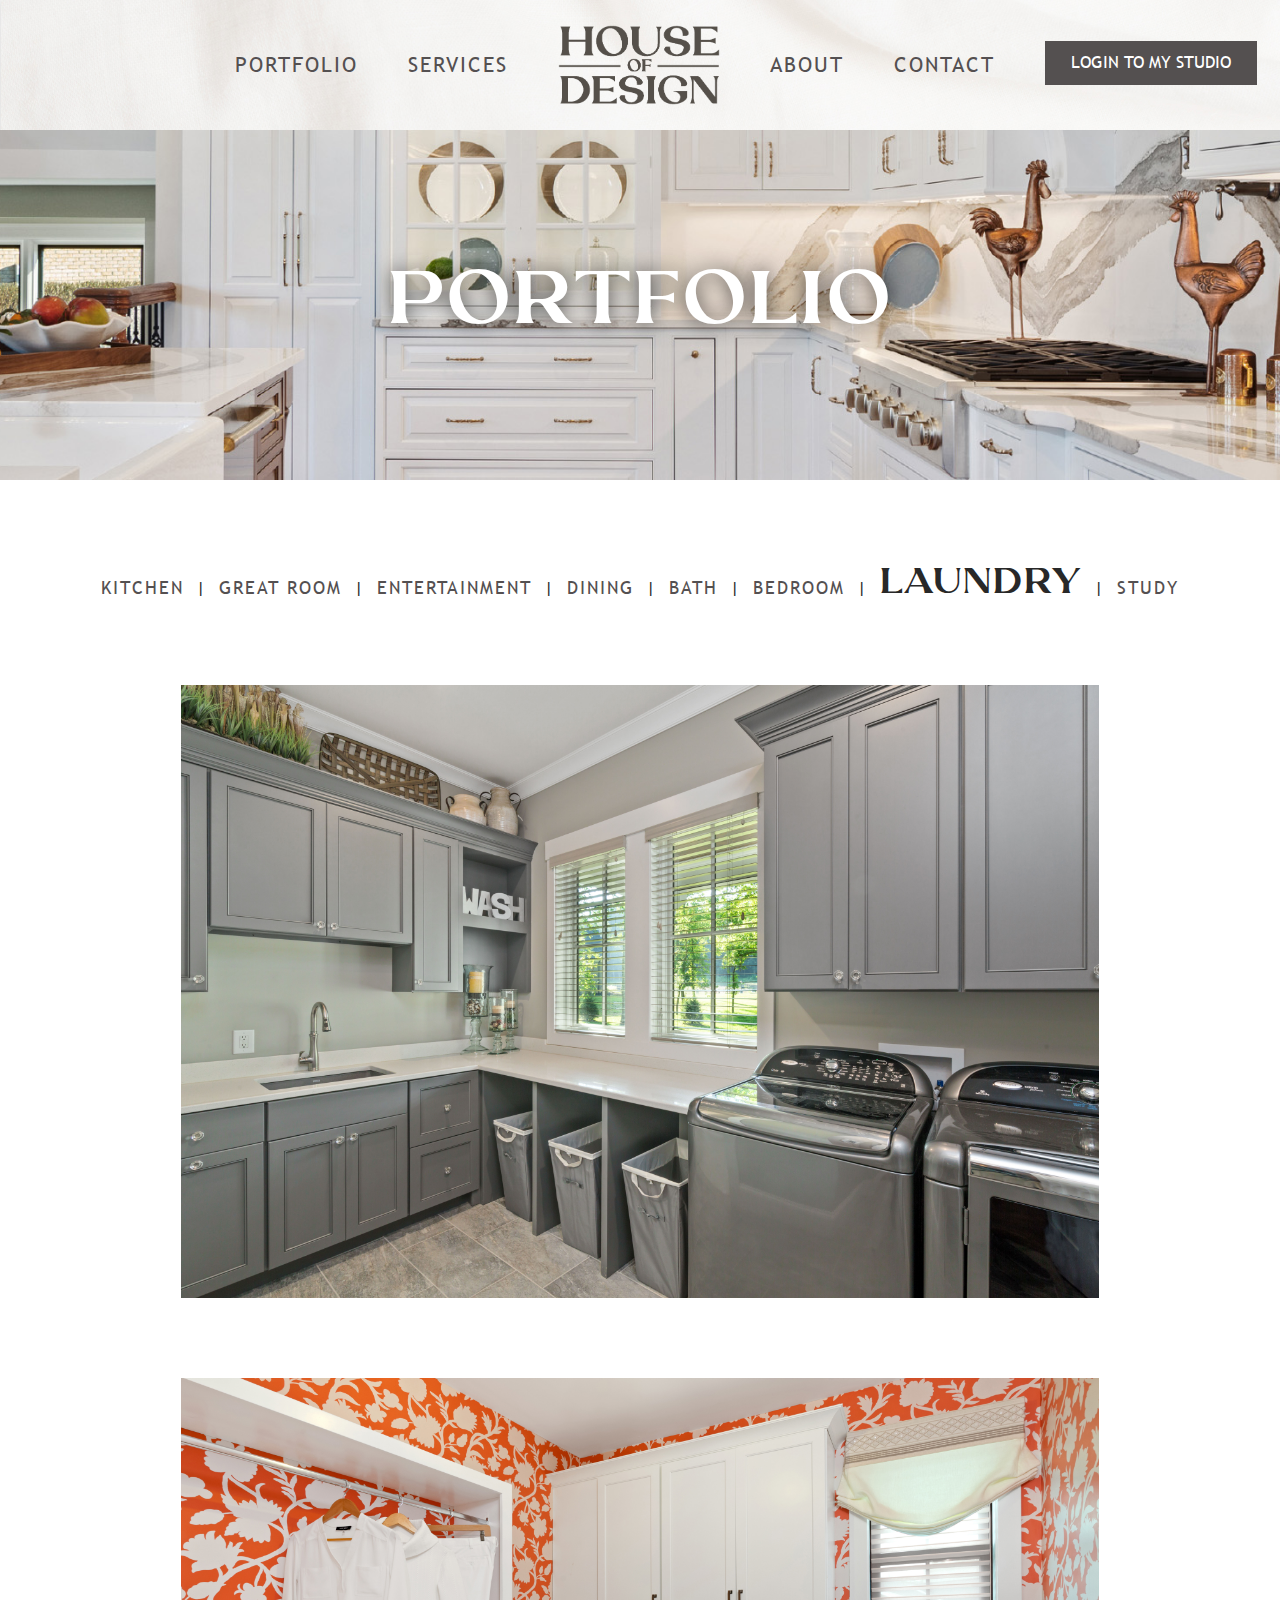
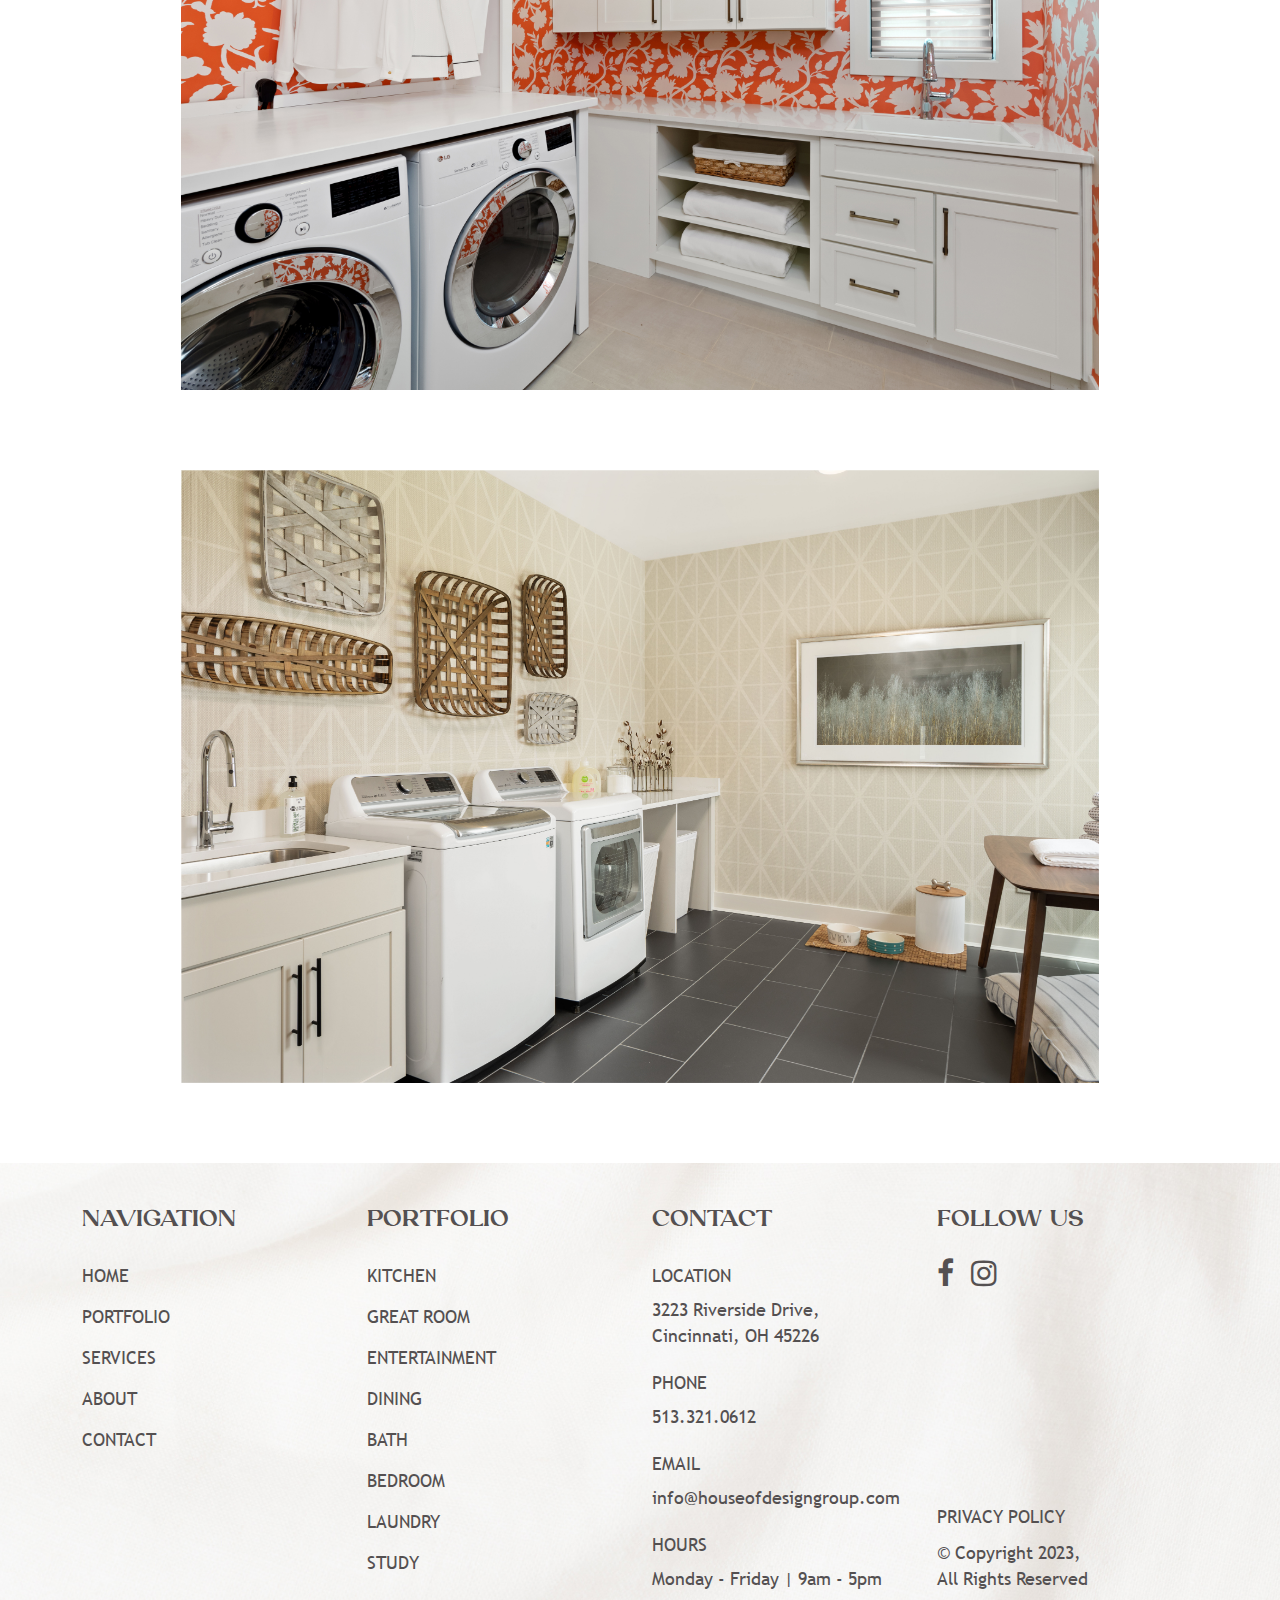
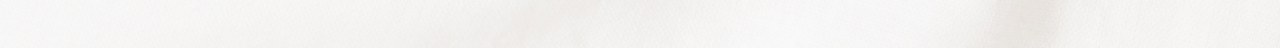
<file: laundry.html>
<!DOCTYPE html>
<html lang=en>

<!-- Mirrored from hod.xponex.com/laundry by HTTrack Website Copier/3.x [XR&CO'2014], Fri, 01 Mar 2024 05:07:07 GMT -->
<head>
<meta charset=utf-8>
<meta http-equiv="X-UA-Compatible" content="IE=edge">
<meta name="viewport" content="width=device-width, initial-scale=1, shrink-to-fit=no">
<link href="img/favicon.png" rel="shortcut icon" />
<link href="css/bootstrap.min.css" rel="stylesheet">
<link href="css/font-awesome.css" rel="stylesheet">
<link href="css/owl.carousel.min.css" rel="stylesheet">
<link href="css/custom.css" rel="stylesheet">
<link href="css/responsive.css" rel="stylesheet">
<link href="css/animate.min.css" rel="stylesheet"> 
<title>HOUSE OF DESIGN</title>
<meta name="description" content="">
<meta name="keywords" content="">
</head>
<body>

<!-- header -->
<div class="header header-sticky">
    <div class="container">
        <div class="row">
            <div class="col-12">
                <nav class="navbar navbar-expand-xl navbar-light">
                    <a class="navbar-brand d-xl-none d-inline-block" href="index.html">
                        <img src="img/logo-main.png" class="img-fluid h-logo" alt="img">
                    </a>
                    <button class="navbar-toggler" type="button" data-bs-toggle="collapse" data-bs-target="#navbarSupportedContent" aria-controls="navbarSupportedContent" aria-expanded="false" aria-label="Toggle navigation" id="ChangeToggle">
                        <span id="navbar-hamburger" class="show">
                            <svg xmlns="http://www.w3.org/2000/svg" width="30" height="30" fill="currentColor" class="bi bi-list" viewBox="0 0 16 16">
                                <path fill-rule="evenodd" d="M2.5 12a.5.5 0 0 1 .5-.5h10a.5.5 0 0 1 0 1H3a.5.5 0 0 1-.5-.5zm0-4a.5.5 0 0 1 .5-.5h10a.5.5 0 0 1 0 1H3a.5.5 0 0 1-.5-.5zm0-4a.5.5 0 0 1 .5-.5h10a.5.5 0 0 1 0 1H3a.5.5 0 0 1-.5-.5z"/>
                            </svg>
                        </span>
                        <span id="navbar-close" class="">
                            <svg xmlns="http://www.w3.org/2000/svg" width="30" height="30" fill="currentColor" class="bi bi-x" viewBox="0 0 16 16">
                                <path d="M4.646 4.646a.5.5 0 0 1 .708 0L8 7.293l2.646-2.647a.5.5 0 0 1 .708.708L8.707 8l2.647 2.646a.5.5 0 0 1-.708.708L8 8.707l-2.646 2.647a.5.5 0 0 1-.708-.708L7.293 8 4.646 5.354a.5.5 0 0 1 0-.708z"/>
                            </svg>
                        </span>
                    </button>
                    <div class="collapse navbar-collapse" id="navbarSupportedContent">
                        <ul class="navbar-nav m-auto align-items-center">
                            <li class="nav-item dropdown">
					          	<a style="color:#545051" class="nav-link dropdown-toggle" href="#" id="navbarDropdown" role="button" data-bs-toggle="dropdown" aria-expanded="false">
					            	Portfolio
					          	</a>
					          	<ul class="dropdown-menu" aria-labelledby="navbarDropdown">
						            <li><a style="color:#545051" class="dropdown-item" href="kitchen.html">kitchen</a></li>
						            <li><a style="color:#545051" class="dropdown-item" href="great-room.html">great room</a></li>
						            <li><a style="color:#545051" class="dropdown-item" href="entertainment.html">entertainment</a></li>
						            <li><a style="color:#545051" class="dropdown-item" href="dining.html">dining</a></li>
						            <li><a style="color:#545051" class="dropdown-item" href="bath.html">bath</a></li>
						            <li><a style="color:#545051" class="dropdown-item" href="bedroom.html">bedroom</a></li>
						            <li><a style="color:#545051" class="dropdown-item" href="laundry.html">Laundry</a></li>
						            <li><a style="color:#545051" class="dropdown-item" href="study.html">study</a></li>
					          	</ul>
					        </li>
                            <li class="nav-item">
                                <a style="color:#545051" class="nav-link" href="services.html">Services</a>
                            </li>
                            <li class="nav-item d-xl-block d-none">
                                <a class="nav-link no-hover py-0" href="index.html"><img src="img/logo-main.png" class="img-fluid h-logo" alt="img"></a>
                            </li>
                            <!-- <li class="nav-item">
                                <a class="nav-link" href="#">Shop The Look</a>
                            </li> -->
                            <li class="nav-item">
                                <a style="color:#545051" class="nav-link" href="about.html">About</a>
                            </li>
                            <li class="nav-item">
                                <a style="color:#545051" class="nav-link" href="contact.html">Contact</a>
                            </li>
                            <li class="nav-item px-0 position-relative">
                                <a class="nav-link-btn btn theme-btn" target="_blank" href="https://mydomastudio.com/login/">Login to My Studio</a>
                            </li>
                        </ul>
                    </div>
                </nav>
            </div>
        </div>
    </div>
</div> 

<!-- hero sec -->
<div class="hero-sec-div portfolio-hero-sec sec-pad" style="background-image: url(img/portfolio/hero-bg.jpg);">
	<div class="container">
		<div class="row">
			<div class="col-12">
				<h1 class="hero-title text-shadow">Portfolio</h1>
			</div>
		</div>
	</div>
</div>

<!-- content area start-->
<div class="sec-pad pb-0">
	<div class="container">
		<div class="row">
			<div class="col-12 text-center">
				<div class="flex-wrap-div">
					<p style="color:#545051"><a href="kitchen.html">kitchen</a></p>
					<p>|</p>
					<p style="color:#545051"><a href="great-room.html">great room</a></p>
					<p>|</p>
					<p style="color:#545051"><a href="entertainment.html">entertainment</a></p>
					<p>|</p>
					<p style="color:#545051"><a href="dining.html">dining</a></p>
					<p>|</p>
					<p style="color:#545051"><a href="bath.html">bath</a></p>
					<p>|</p>
					<p style="color:#545051"><a href="bedroom.html">bedroom</a></p>
					<p>|</p>
					<p class="big-title"><a href="laundry.html">Laundry</a></p>
					<p>|</p>
					<p style="color:#545051"><a href="study.html">study</a></p>
				</div>
			</div>
		</div>
	</div>
</div>

<div class="sec-pad pt-0">
	<div class="container">
		<div class="row justify-content-center">
			<div class="col-xxl-10 col-lg-11 col-12">
				<div class="sec-pad pb-0" style="display: flex; align-items: center; justify-content: center; height: 100%;">
					<img src="img/portfolio/laundry/img1.jpg" class="img-fluid" style="max-width: 90%;" alt="img">
				</div>
			</div>
			<div class="col-xxl-10 col-lg-11 col-12">
				<div class="sec-pad pb-0" style="display: flex; align-items: center; justify-content: center; height: 100%;">
					<img src="img/portfolio/laundry/img2.jpg" class="img-fluid" style="max-width: 90%;" alt="img">
				</div>
			</div>
			<div class="col-xxl-10 col-lg-11 col-12">
				<div class="sec-pad pb-0" style="display: flex; align-items: center; justify-content: center; height: 100%;">
					<img src="img/portfolio/laundry/img3.jpg" class="img-fluid" style="max-width: 90%;" alt="img">
				</div>
			</div>
		</div>
	</div>
</div>

<!-- content area end-->

<div class="footer">
	<div class="container">
		<div class="row">
			<div class="col-lg-3 col-sm-6 col-6 mb-lg-0 mb-4">
				<h3 style="color:#545051" class="footer-title">Navigation</h3>
				<div class="footer-links">
					<p style="color:#545051"><a href="default.html">Home</a></p>
					<p style="color:#545051"><a href="kitchen.html">Portfolio</a></p>
					<p style="color:#545051"><a href="services.html">Services</a></p>
					<!-- <p><a href="#">Shop the Look</a></p> -->
					<p style="color:#545051"><a href="about.html">About</a></p>
					<p style="color:#545051"><a href="contact.html">Contact</a></p>
				</div>
			</div>
			<div class="col-lg-3 col-sm-6 col-6 mb-lg-0 mb-4">
				<h3 style="color:#545051" class="footer-title">Portfolio</h3>
				<div class="footer-links">
					<p style="color:#545051"><a href="kitchen.html">kitchen</a></p>
					<p style="color:#545051"><a href="great-room.html">great room</a></p>
					<p style="color:#545051"><a href="entertainment.html">entertainment</a></p>
					<p style="color:#545051"><a href="dining.html">dining</a></p>
					<p style="color:#545051"><a href="bath.html">bath</a></p>
					<p style="color:#545051"><a href="bedroom.html">bedroom</a></p>
					<p style="color:#545051"><a href="laundry.html">laundry</a></p>
					<p style="color:#545051"><a href="study.html">study</a></p>
				</div>
			</div>
			<div class="col-lg-3 col-sm-6 col-6 mb-lg-0 mb-4">
				<h3 style="color:#545051" class="footer-title">Contact</h3>
				<div class="">
					<p style="color:#545051" class="uppercase mb-1">location</p>
					<p style="color:#545051" class="ft-18">3223 Riverside Drive, <br>Cincinnati, OH 45226</p>
				</div>
				<div class="">
					<p style="color:#545051" class="uppercase mb-1">Phone</p>
					<p style="color:#545051" class="ft-18"><a href="tel:513.321.0612">513.321.0612</a></p>
				</div>
				<div class="">
					<p style="color:#545051" class="uppercase mb-1">Email</p>
					<p style="color:#545051" class="ft-18"><a href="mailto:info@houseofdesigngroup.com">info@houseofdesigngroup.com</a></p>
				</div>
				<div class="">
					<p style="color:#545051" class="uppercase mb-1">Hours</p>
					<p style="color:#545051" class="ft-18">Monday - Friday |<br class="d-sm-none d-block"> 9am - 5pm</p>
				</div>
			</div>
			<div class="col-lg-3 col-sm-6 col-6 mb-lg-0 mb-4">
				<div class="vertical-flex">
					<div>
						<h3 style="color:#545051" class="footer-title">follow us</h3>
						<div class="social">
							<a href="#"><span style="color:#545051" class="fa fa-facebook"></span></a>
							<a href="#"><span style="color:#545051" class="fa fa-instagram"></span></a>
						</div>
					</div>
					<div>
						<div class="footer-links">
							<p style="color:#545051"><a href="#">privacy policy</a></p>
						</div>
						<p style="color:#545051" class="ft-18">© Copyright 2023,<br>All Rights Reserved</p>
					</div>
				</div>
			</div>
		</div>
	</div>
</div><script src="js/jquery-1.11.1.js"></script>
<script src="js/bootstrap.bundle.min.js"></script>
<script src="js/owl.carousel.min.js"></script>
<script src="js/flickity.pkgd.js"></script>
<script src="js/wow.min.js"></script>
<script src="js/my3860.js?v=1"></script> 
</body>

<!-- Mirrored from hod.xponex.com/laundry by HTTrack Website Copier/3.x [XR&CO'2014], Fri, 01 Mar 2024 05:07:44 GMT -->
</html>
</file>
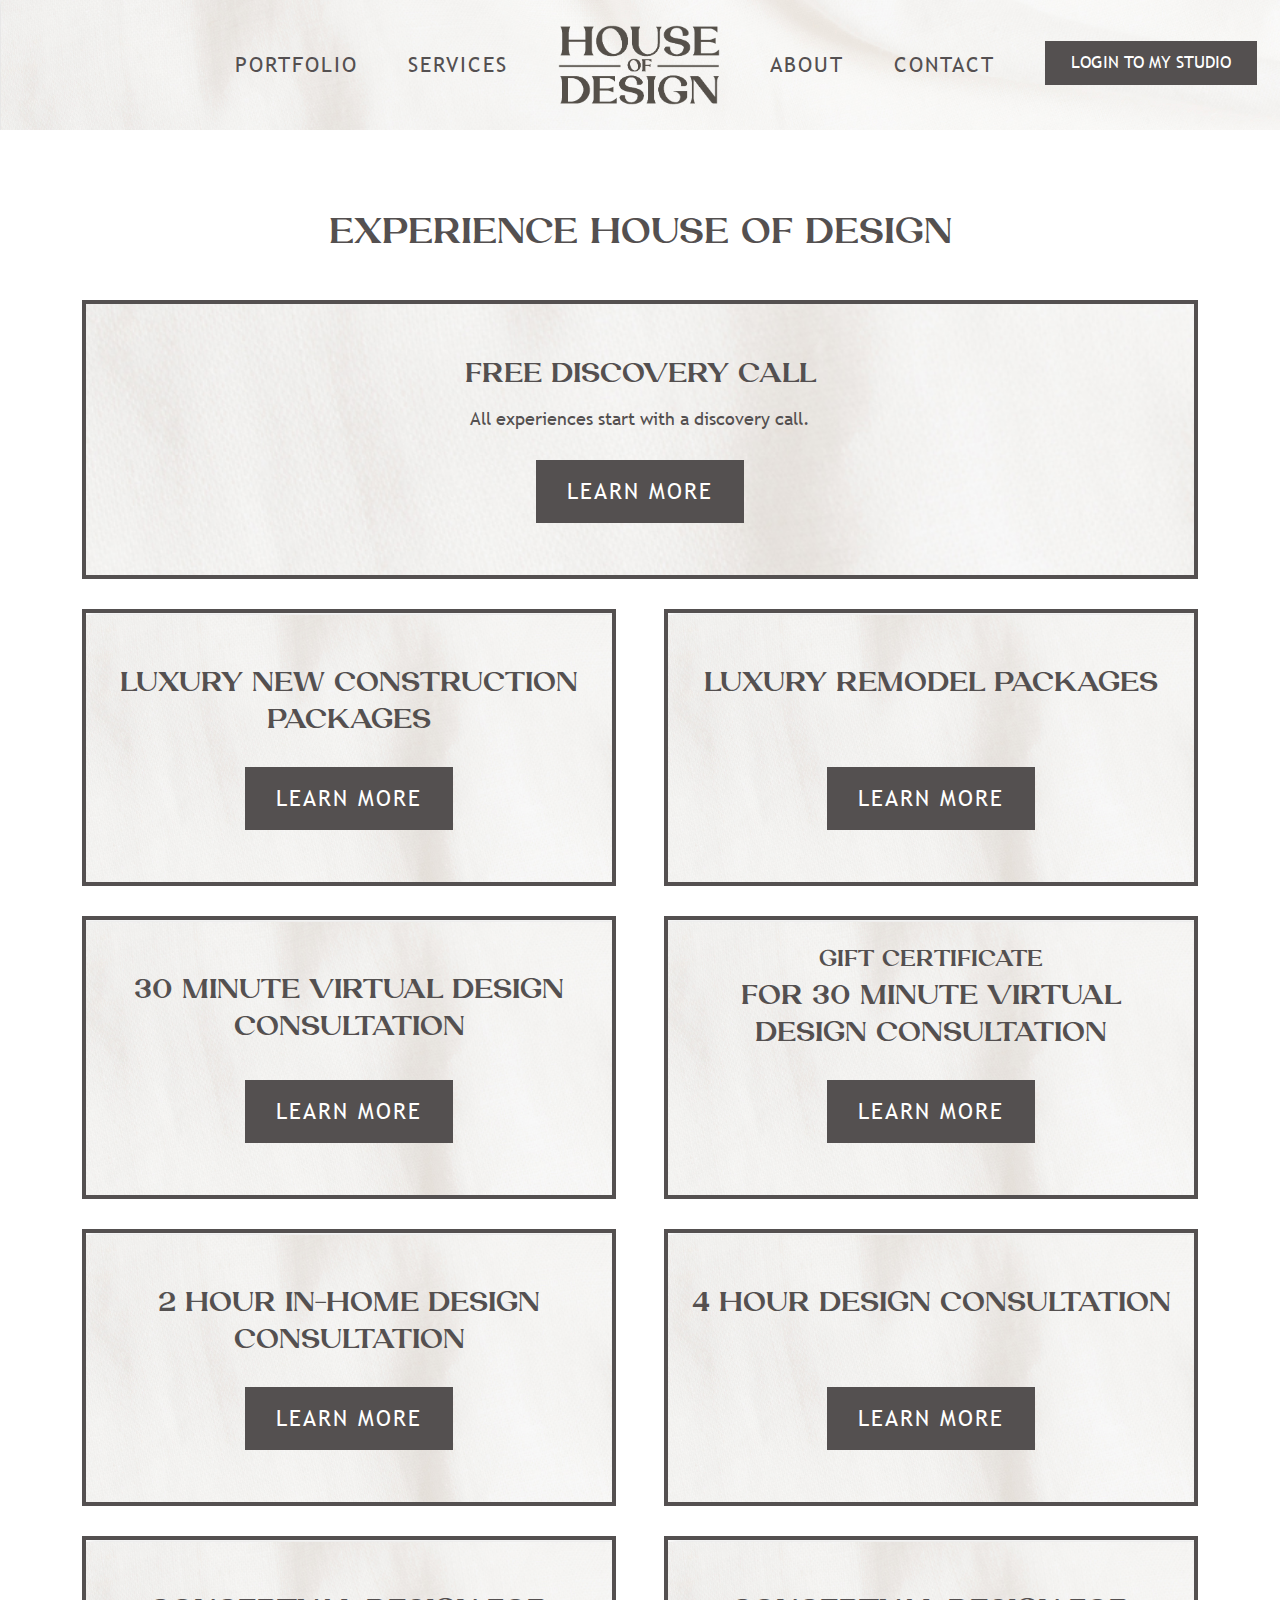
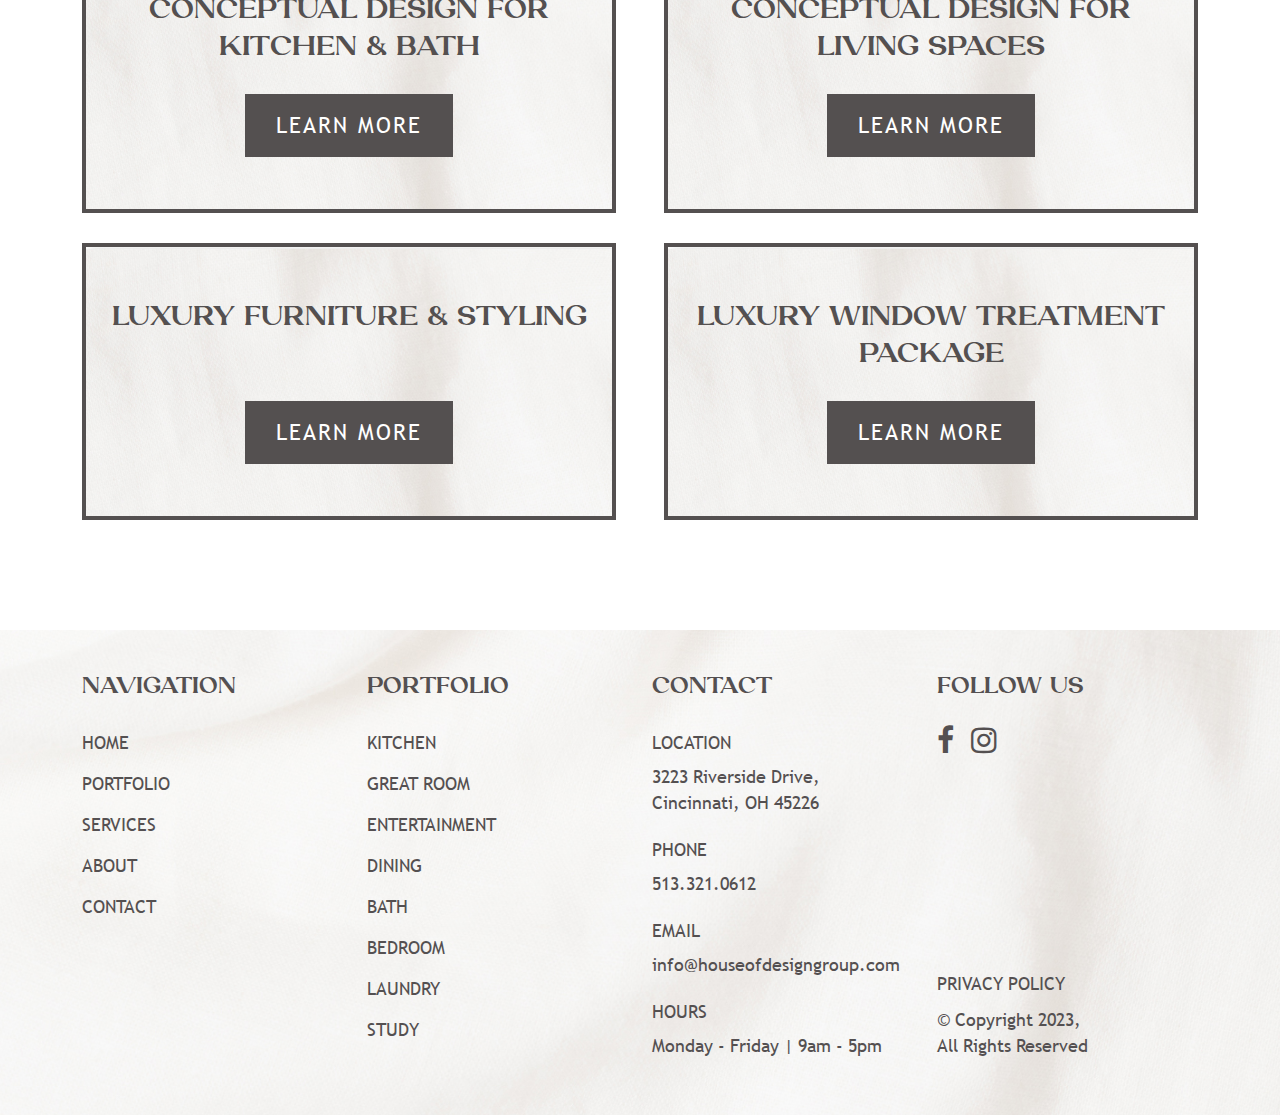
<file: services.html>
<!DOCTYPE html>
<html lang=en>

<!-- Mirrored from hod.xponex.com/services by HTTrack Website Copier/3.x [XR&CO'2014], Fri, 01 Mar 2024 05:08:41 GMT -->
<head>
<meta charset=utf-8>
<meta http-equiv="X-UA-Compatible" content="IE=edge">
<meta name="viewport" content="width=device-width, initial-scale=1, shrink-to-fit=no">
<link href="img/favicon.png" rel="shortcut icon" />
<link href="css/bootstrap.min.css" rel="stylesheet">
<link href="css/font-awesome.css" rel="stylesheet">
<link href="css/owl.carousel.min.css" rel="stylesheet">
<link href="css/custom.css" rel="stylesheet">
<link href="css/responsive.css" rel="stylesheet">
<link href="css/animate.min.css" rel="stylesheet"> 
<title>HOUSE OF DESIGN</title>
<meta name="description" content="">
<meta name="keywords" content="">
</head>
<body>

<!-- header -->
<div class="header header-sticky">
    <div class="container">
        <div class="row">
            <div class="col-12">
                <nav class="navbar navbar-expand-xl navbar-light">
                    <a class="navbar-brand d-xl-none d-inline-block" href="index.html">
                        <img src="img/logo-main.png" class="img-fluid h-logo" alt="img">
                    </a>
                    <button class="navbar-toggler" type="button" data-bs-toggle="collapse" data-bs-target="#navbarSupportedContent" aria-controls="navbarSupportedContent" aria-expanded="false" aria-label="Toggle navigation" id="ChangeToggle">
                        <span id="navbar-hamburger" class="show">
                            <svg xmlns="http://www.w3.org/2000/svg" width="30" height="30" fill="currentColor" class="bi bi-list" viewBox="0 0 16 16">
                                <path fill-rule="evenodd" d="M2.5 12a.5.5 0 0 1 .5-.5h10a.5.5 0 0 1 0 1H3a.5.5 0 0 1-.5-.5zm0-4a.5.5 0 0 1 .5-.5h10a.5.5 0 0 1 0 1H3a.5.5 0 0 1-.5-.5zm0-4a.5.5 0 0 1 .5-.5h10a.5.5 0 0 1 0 1H3a.5.5 0 0 1-.5-.5z"/>
                            </svg>
                        </span>
                        <span id="navbar-close" class="">
                            <svg xmlns="http://www.w3.org/2000/svg" width="30" height="30" fill="currentColor" class="bi bi-x" viewBox="0 0 16 16">
                                <path d="M4.646 4.646a.5.5 0 0 1 .708 0L8 7.293l2.646-2.647a.5.5 0 0 1 .708.708L8.707 8l2.647 2.646a.5.5 0 0 1-.708.708L8 8.707l-2.646 2.647a.5.5 0 0 1-.708-.708L7.293 8 4.646 5.354a.5.5 0 0 1 0-.708z"/>
                            </svg>
                        </span>
                    </button>
                    <div class="collapse navbar-collapse" id="navbarSupportedContent">
                        <ul class="navbar-nav m-auto align-items-center">
                            <li class="nav-item dropdown">
					          	<a style="color:#545051" class="nav-link dropdown-toggle" href="#" id="navbarDropdown" role="button" data-bs-toggle="dropdown" aria-expanded="false">
					            	Portfolio
					          	</a>
					          	<ul class="dropdown-menu" aria-labelledby="navbarDropdown">
						            <li><a style="color:#545051" class="dropdown-item" href="kitchen.html">kitchen</a></li>
						            <li><a style="color:#545051" class="dropdown-item" href="great-room.html">great room</a></li>
						            <li><a style="color:#545051" class="dropdown-item" href="entertainment.html">entertainment</a></li>
						            <li><a style="color:#545051" class="dropdown-item" href="dining.html">dining</a></li>
						            <li><a style="color:#545051" class="dropdown-item" href="bath.html">bath</a></li>
						            <li><a style="color:#545051" class="dropdown-item" href="bedroom.html">bedroom</a></li>
						            <li><a style="color:#545051" class="dropdown-item" href="laundry.html">Laundry</a></li>
						            <li><a style="color:#545051" class="dropdown-item" href="study.html">study</a></li>
					          	</ul>
					        </li>
                            <li class="nav-item">
                                <a style="color:#545051" class="nav-link" href="services.html">Services</a>
                            </li>
                            <li class="nav-item d-xl-block d-none">
                                <a class="nav-link no-hover py-0" href="index.html"><img src="img/logo-main.png" class="img-fluid h-logo" alt="img"></a>
                            </li>
                            <!-- <li class="nav-item">
                                <a class="nav-link" href="#">Shop The Look</a>
                            </li> -->
                            <li class="nav-item">
                                <a style="color:#545051" class="nav-link" href="about.html">About</a>
                            </li>
                            <li class="nav-item">
                                <a style="color:#545051" class="nav-link" href="contact.html">Contact</a>
                            </li>
                            <li class="nav-item px-0 position-relative">
                                <a class="nav-link-btn btn theme-btn" target="_blank" href="https://mydomastudio.com/login/">Login to My Studio</a>
                            </li>
                        </ul>
                    </div>
                </nav>
            </div>
        </div>
    </div>
</div> 

<!-- hero sec -->
<!--<div class="hero-sec-div portfolio-hero-sec sec-pad" style="background-image: url(img/portfolio/hero-bg.jpg);">
	<div class="container">
		<div class="row">
			<div class="col-12">
				<h1 class="hero-title text-shadow">Services</h1>
			</div>
		</div>
	</div>
</div>
-->

<div class="sec-pad sec-bg">
	<div class="container">
		<div class="row gx-xl-5">
            <div class="col-12 text-center">
				<h2 class="big-title">Experience House of Design</h2>
			</div>
			<div class="col-12 white-border-box-margin">
				<div class="white-border-box service-box-bg text-center">
					<div class="expeirence-box">
						<p class="title mb-2">FREE Discovery call</p>
						<p class="mb-3">All experiences start with a discovery call.</p>
						<a href="https://houseofdesign.next.mydomastudio.com/store/DiscoveryCall/FreeDiscoveryCall-1706216339" target="_blank" class="btn theme-btn mt-2">learn more</a>
					</div>
				</div>
			</div>
			<div class="col-lg-6 col-12 white-border-box-margin">
				<div class="white-border-box service-box-bg text-center">
					<div class="expeirence-box vertical-flex align-items-center">
						<p class="title">Luxury New Construction Packages</p>
						<a href="https://houseofdesign.next.mydomastudio.com/store/NewConstruction/LuxuryNewConstructionPackage-1706129275" target="_blank" class="btn theme-btn mt-2">learn more</a>
					</div>
				</div>
			</div>
			<div class="col-lg-6 col-12 white-border-box-margin">
				<div class="white-border-box service-box-bg text-center">
					<div class="expeirence-box vertical-flex align-items-center">
						<p class="title">Luxury Remodel Packages</p>
						<a href="https://houseofdesign.next.mydomastudio.com/store/Remodeling/LuxuryRemodelPackage-1706126757" target="_blank" class="btn theme-btn mt-2">learn more</a>
					</div>
				</div>
			</div>
            <div class="col-lg-6 col-12 white-border-box-margin">
				<div class="white-border-box service-box-bg text-center">
					<div class="expeirence-box vertical-flex align-items-center">
						<p class="title">30 Minute Virtual Design Consultation</p>
						<a href="https://houseofdesign.next.mydomastudio.com/store/MainRooms/30MinuteVirtualDesignAdvice-1705609633" target="_blank" class="btn theme-btn mt-2">learn more</a>
					</div>
				</div>
			</div>
			<div class="col-lg-6 col-12 white-border-box-margin">
				<div class="white-border-box service-box-bg text-center">
					<div class="expeirence-box vertical-flex align-items-center pt-0">
						<p class="title"><span class="ft-25">Gift Certificate</span><br>for 30 Minute Virtual Design Consultation</p>
						<a href="https://houseofdesign.next.mydomastudio.com/store/LivingSpaces/GiftCertificateForA30MinuteVirtualDesignConsultation-1705614826" target="_blank" class="btn theme-btn mt-2">learn more</a>
					</div>
				</div>
			</div>
            <div class="col-lg-6 col-12 white-border-box-margin">
				<div class="white-border-box service-box-bg text-center">
					<div class="expeirence-box vertical-flex align-items-center">
						<p class="title">2 Hour In-Home Design Consultation </p>
						<a href="https://houseofdesign.next.mydomastudio.com/store/LivingSpaces/2HourIn-HomeDesignConsultationPackage-1706214529" target="_blank" class="btn theme-btn mt-2">learn more</a>
					</div>
				</div>
			</div>
            <div class="col-lg-6 col-12 white-border-box-margin">
				<div class="white-border-box service-box-bg text-center">
					<div class="expeirence-box vertical-flex align-items-center">
						<p class="title">4 Hour Design Consultation</p>
						<a href="https://houseofdesign.next.mydomastudio.com/store/LivingSpaces/4HourDesignConsultationPackage-1705608846" target="_blank" class="btn theme-btn mt-2">learn more</a>
					</div>
				</div>
			</div>
            <div class="col-lg-6 col-12 white-border-box-margin">
				<div class="white-border-box service-box-bg text-center">
					<div class="expeirence-box vertical-flex align-items-center">
						<p class="title">Conceptual Design for Kitchen & Bath</p>
						<a href="https://houseofdesign.next.mydomastudio.com/store/Kitchen-Bath/ConceptualDesignPackageForKitchen-Bath-1705550318" target="_blank" class="btn theme-btn mt-2">learn more</a>
					</div>
				</div>
			</div>
            <div class="col-lg-6 col-12 white-border-box-margin">
				<div class="white-border-box service-box-bg text-center">
					<div class="expeirence-box vertical-flex align-items-center">
						<p class="title">Conceptual Design For Living Spaces</p>
						<a href="https://houseofdesign.next.mydomastudio.com/store/MainRooms/ConceptualDesignForLivingSpaces-1705609510" target="_blank" class="btn theme-btn mt-2">learn more</a>
					</div>
				</div>
			</div>
            <div class="col-lg-6 col-12 white-border-box-margin">
				<div class="white-border-box service-box-bg text-center">
					<div class="expeirence-box vertical-flex align-items-center">
						<p class="title">Luxury Furniture & Styling</p>
						<a href="https://houseofdesign.next.mydomastudio.com/store/Furniture-Styling/LuxuryFurniture-StylingPackage-1706128786" target="_blank" class="btn theme-btn mt-2">learn more</a>
					</div>
				</div>
			</div>
            <div class="col-lg-6 col-12 white-border-box-margin">
				<div class="white-border-box service-box-bg text-center">
					<div class="expeirence-box vertical-flex align-items-center">
						<p class="title">Luxury Window Treatment Package</p>
						<a href="https://houseofdesign.next.mydomastudio.com/store/WindowTreatment/LuxuryWindowTreatmentPackage-1706206825" target="_blank" class="btn theme-btn mt-2">learn more</a>
					</div>
				</div>
			</div>
		</div>
	</div>
</div>

<!-- content area end-->

<!-- footer -->
<div class="footer">
	<div class="container">
		<div class="row">
			<div class="col-lg-3 col-sm-6 col-6 mb-lg-0 mb-4">
				<h3 style="color:#545051" class="footer-title">Navigation</h3>
				<div class="footer-links">
					<p style="color:#545051"><a href="default.html">Home</a></p>
					<p style="color:#545051"><a href="kitchen.html">Portfolio</a></p>
					<p style="color:#545051"><a href="services.html">Services</a></p>
					<!-- <p><a href="#">Shop the Look</a></p> -->
					<p style="color:#545051"><a href="about.html">About</a></p>
					<p style="color:#545051"><a href="contact.html">Contact</a></p>
				</div>
			</div>
			<div class="col-lg-3 col-sm-6 col-6 mb-lg-0 mb-4">
				<h3 style="color:#545051" class="footer-title">Portfolio</h3>
				<div class="footer-links">
					<p style="color:#545051"><a href="kitchen.html">kitchen</a></p>
					<p style="color:#545051"><a href="great-room.html">great room</a></p>
					<p style="color:#545051"><a href="entertainment.html">entertainment</a></p>
					<p style="color:#545051"><a href="dining.html">dining</a></p>
					<p style="color:#545051"><a href="bath.html">bath</a></p>
					<p style="color:#545051"><a href="bedroom.html">bedroom</a></p>
					<p style="color:#545051"><a href="laundry.html">laundry</a></p>
					<p style="color:#545051"><a href="study.html">study</a></p>
				</div>
			</div>
			<div class="col-lg-3 col-sm-6 col-6 mb-lg-0 mb-4">
				<h3 style="color:#545051" class="footer-title">Contact</h3>
				<div class="">
					<p style="color:#545051" class="uppercase mb-1">location</p>
					<p style="color:#545051" class="ft-18">3223 Riverside Drive, <br>Cincinnati, OH 45226</p>
				</div>
				<div class="">
					<p style="color:#545051" class="uppercase mb-1">Phone</p>
					<p style="color:#545051" class="ft-18"><a href="tel:513.321.0612">513.321.0612</a></p>
				</div>
				<div class="">
					<p style="color:#545051" class="uppercase mb-1">Email</p>
					<p style="color:#545051" class="ft-18"><a href="mailto:info@houseofdesigngroup.com">info@houseofdesigngroup.com</a></p>
				</div>
				<div class="">
					<p style="color:#545051" class="uppercase mb-1">Hours</p>
					<p style="color:#545051" class="ft-18">Monday - Friday |<br class="d-sm-none d-block"> 9am - 5pm</p>
				</div>
			</div>
			<div class="col-lg-3 col-sm-6 col-6 mb-lg-0 mb-4">
				<div class="vertical-flex">
					<div>
						<h3 style="color:#545051" class="footer-title">follow us</h3>
						<div class="social">
							<a href="#"><span style="color:#545051" class="fa fa-facebook"></span></a>
							<a href="#"><span style="color:#545051" class="fa fa-instagram"></span></a>
						</div>
					</div>
					<div>
						<div class="footer-links">
							<p style="color:#545051"><a href="#">privacy policy</a></p>
						</div>
						<p style="color:#545051" class="ft-18">© Copyright 2023,<br>All Rights Reserved</p>
					</div>
				</div>
			</div>
		</div>
	</div>
</div><script src="js/jquery-1.11.1.js"></script>
<script src="js/bootstrap.bundle.min.js"></script>
<script src="js/owl.carousel.min.js"></script>
<script src="js/flickity.pkgd.js"></script>
<script src="js/wow.min.js"></script>
<script src="js/my3860.js?v=1"></script> 
</body>

<!-- Mirrored from hod.xponex.com/services by HTTrack Website Copier/3.x [XR&CO'2014], Fri, 01 Mar 2024 05:08:41 GMT -->
</html>
</file>
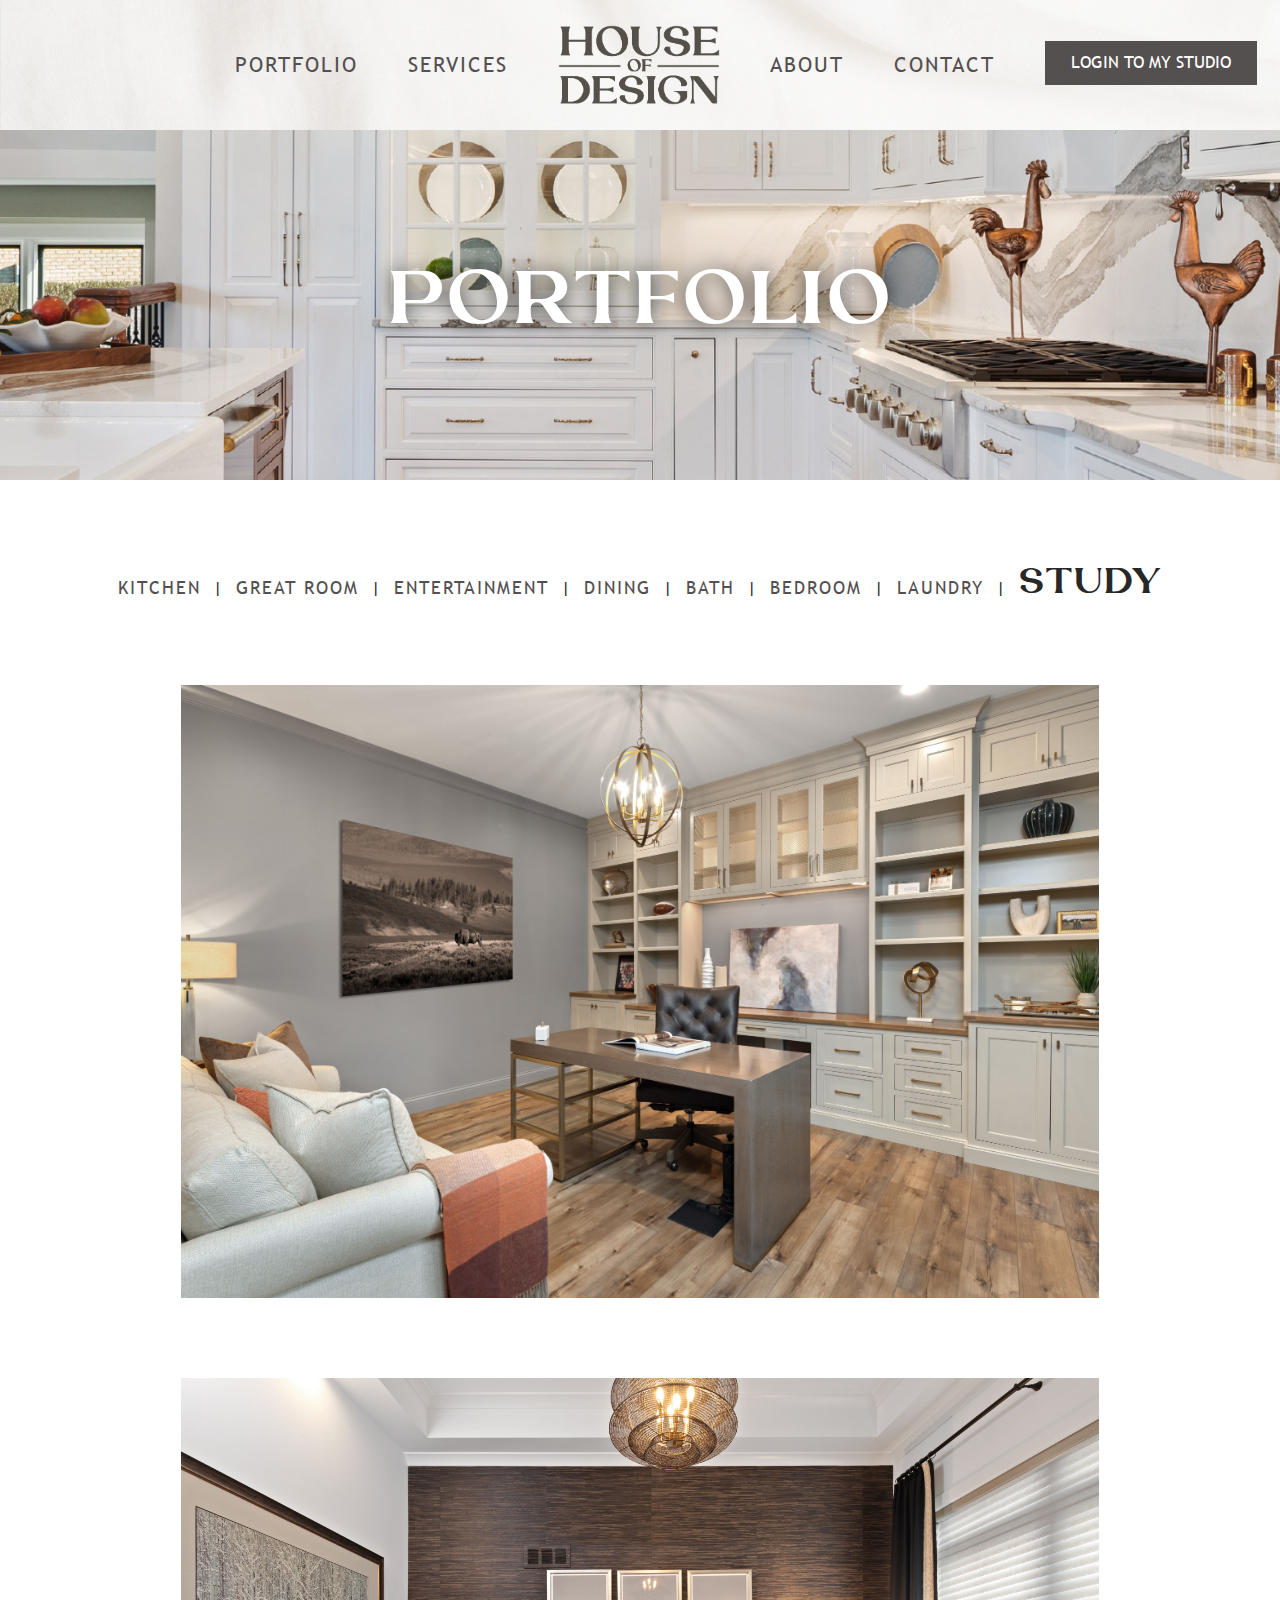
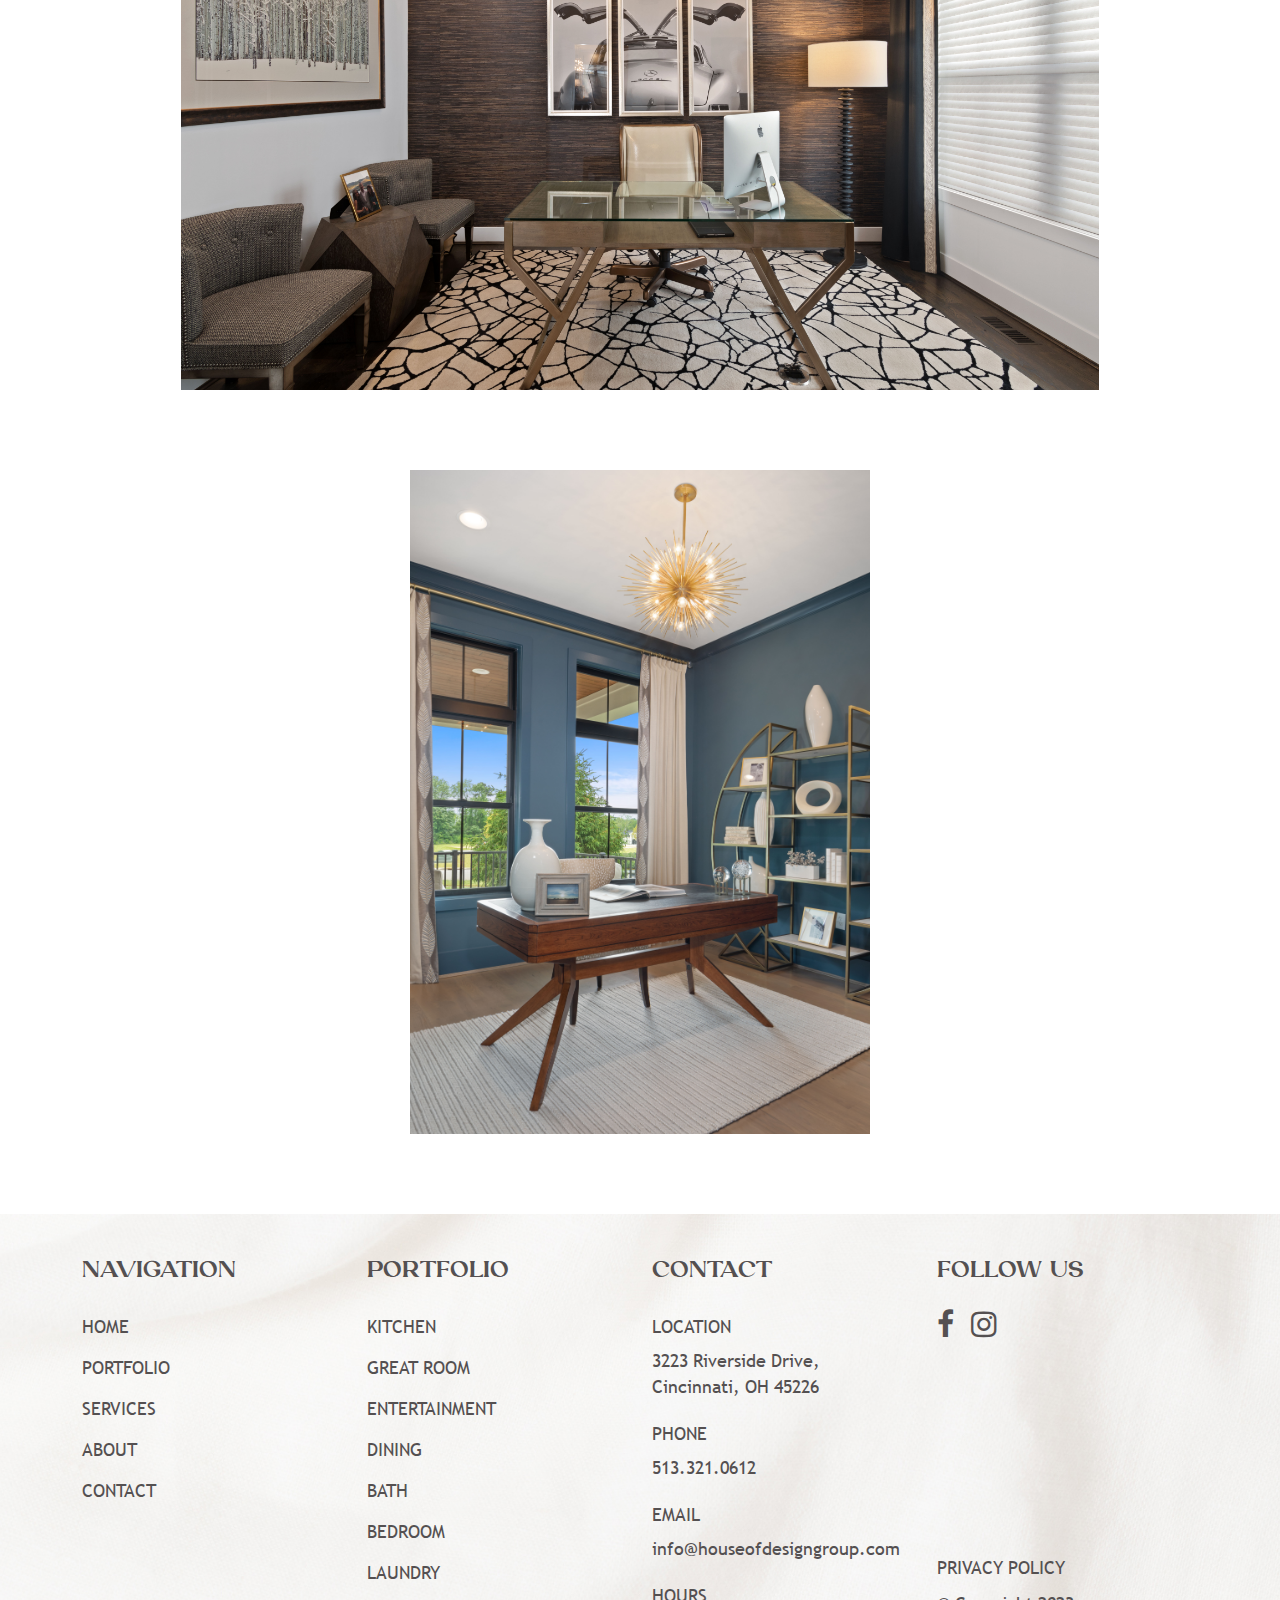
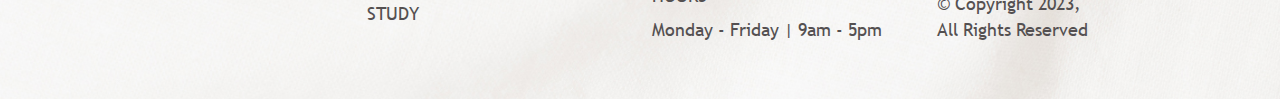
<file: study.html>
<!DOCTYPE html>
<html lang=en>

<!-- Mirrored from hod.xponex.com/study by HTTrack Website Copier/3.x [XR&CO'2014], Fri, 01 Mar 2024 05:07:44 GMT -->
<head>
<meta charset=utf-8>
<meta http-equiv="X-UA-Compatible" content="IE=edge">
<meta name="viewport" content="width=device-width, initial-scale=1, shrink-to-fit=no">
<link href="img/favicon.png" rel="shortcut icon" />
<link href="css/bootstrap.min.css" rel="stylesheet">
<link href="css/font-awesome.css" rel="stylesheet">
<link href="css/owl.carousel.min.css" rel="stylesheet">
<link href="css/custom.css" rel="stylesheet">
<link href="css/responsive.css" rel="stylesheet">
<link href="css/animate.min.css" rel="stylesheet"> 
<title>HOUSE OF DESIGN</title>
<meta name="description" content="">
<meta name="keywords" content="">
<style>
	/* Default style for larger screens */
	.vertical-image {
	  max-width: 45%;
	}
	
	/* Media query for screens that are 768px wide or less */
	@media (max-width: 1168px) {
	  .vertical-image {
		max-width: 70%;
	  }
	}
</style>
</head>
<body>

<!-- header -->
<div class="header header-sticky">
    <div class="container">
        <div class="row">
            <div class="col-12">
                <nav class="navbar navbar-expand-xl navbar-light">
                    <a class="navbar-brand d-xl-none d-inline-block" href="index.html">
                        <img src="img/logo-main.png" class="img-fluid h-logo" alt="img">
                    </a>
                    <button class="navbar-toggler" type="button" data-bs-toggle="collapse" data-bs-target="#navbarSupportedContent" aria-controls="navbarSupportedContent" aria-expanded="false" aria-label="Toggle navigation" id="ChangeToggle">
                        <span id="navbar-hamburger" class="show">
                            <svg xmlns="http://www.w3.org/2000/svg" width="30" height="30" fill="currentColor" class="bi bi-list" viewBox="0 0 16 16">
                                <path fill-rule="evenodd" d="M2.5 12a.5.5 0 0 1 .5-.5h10a.5.5 0 0 1 0 1H3a.5.5 0 0 1-.5-.5zm0-4a.5.5 0 0 1 .5-.5h10a.5.5 0 0 1 0 1H3a.5.5 0 0 1-.5-.5zm0-4a.5.5 0 0 1 .5-.5h10a.5.5 0 0 1 0 1H3a.5.5 0 0 1-.5-.5z"/>
                            </svg>
                        </span>
                        <span id="navbar-close" class="">
                            <svg xmlns="http://www.w3.org/2000/svg" width="30" height="30" fill="currentColor" class="bi bi-x" viewBox="0 0 16 16">
                                <path d="M4.646 4.646a.5.5 0 0 1 .708 0L8 7.293l2.646-2.647a.5.5 0 0 1 .708.708L8.707 8l2.647 2.646a.5.5 0 0 1-.708.708L8 8.707l-2.646 2.647a.5.5 0 0 1-.708-.708L7.293 8 4.646 5.354a.5.5 0 0 1 0-.708z"/>
                            </svg>
                        </span>
                    </button>
                    <div class="collapse navbar-collapse" id="navbarSupportedContent">
                        <ul class="navbar-nav m-auto align-items-center">
                            <li class="nav-item dropdown">
					          	<a style="color:#545051" class="nav-link dropdown-toggle" href="#" id="navbarDropdown" role="button" data-bs-toggle="dropdown" aria-expanded="false">
					            	Portfolio
					          	</a>
					          	<ul class="dropdown-menu" aria-labelledby="navbarDropdown">
						            <li><a style="color:#545051" class="dropdown-item" href="kitchen.html">kitchen</a></li>
						            <li><a style="color:#545051" class="dropdown-item" href="great-room.html">great room</a></li>
						            <li><a style="color:#545051" class="dropdown-item" href="entertainment.html">entertainment</a></li>
						            <li><a style="color:#545051" class="dropdown-item" href="dining.html">dining</a></li>
						            <li><a style="color:#545051" class="dropdown-item" href="bath.html">bath</a></li>
						            <li><a style="color:#545051" class="dropdown-item" href="bedroom.html">bedroom</a></li>
						            <li><a style="color:#545051" class="dropdown-item" href="laundry.html">Laundry</a></li>
						            <li><a style="color:#545051" class="dropdown-item" href="study.html">study</a></li>
					          	</ul>
					        </li>
                            <li class="nav-item">
                                <a style="color:#545051" class="nav-link" href="services.html">Services</a>
                            </li>
                            <li class="nav-item d-xl-block d-none">
                                <a class="nav-link no-hover py-0" href="index.html"><img src="img/logo-main.png" class="img-fluid h-logo" alt="img"></a>
                            </li>
                            <!-- <li class="nav-item">
                                <a class="nav-link" href="#">Shop The Look</a>
                            </li> -->
                            <li class="nav-item">
                                <a style="color:#545051" class="nav-link" href="about.html">About</a>
                            </li>
                            <li class="nav-item">
                                <a style="color:#545051" class="nav-link" href="contact.html">Contact</a>
                            </li>
                            <li class="nav-item px-0 position-relative">
                                <a class="nav-link-btn btn theme-btn" target="_blank" href="https://mydomastudio.com/login/">Login to My Studio</a>
                            </li>
                        </ul>
                    </div>
                </nav>
            </div>
        </div>
    </div>
</div> 

<!-- hero sec -->
<div class="hero-sec-div portfolio-hero-sec sec-pad" style="background-image: url(img/portfolio/hero-bg.jpg);">
	<div class="container">
		<div class="row">
			<div class="col-12">
				<h1 class="hero-title text-shadow">Portfolio</h1>
			</div>
		</div>
	</div>
</div>

<!-- content area start-->
<div class="sec-pad pb-0">
	<div class="container">
		<div class="row">
			<div class="col-12 text-center">
				<div class="flex-wrap-div">
					<p style="color:#545051"><a href="kitchen.html">kitchen</a></p>
					<p>|</p>
					<p style="color:#545051"><a href="great-room.html">great room</a></p>
					<p>|</p>
					<p style="color:#545051"><a href="entertainment.html">entertainment</a></p>
					<p>|</p>
					<p style="color:#545051"><a href="dining.html">dining</a></p>
					<p>|</p>
					<p style="color:#545051"><a href="bath.html">bath</a></p>
					<p>|</p>
					<p style="color:#545051"><a href="bedroom.html">bedroom</a></p>
					<p>|</p>
					<p style="color:#545051"><a href="laundry.html">Laundry</a></p>
					<p>|</p>
					<p class="big-title"><a href="study.html">study</a></p>
				</div>
			</div>
		</div>
	</div>
</div>

<div class="sec-pad pt-0">
	<div class="container">
		<div class="row justify-content-center">
			<div class="col-xxl-10 col-lg-11 col-12">
				<div class="sec-pad pb-0" style="display: flex; align-items: center; justify-content: center; height: 100%;">
					<img src="img/portfolio/study/img1.jpg" class="img-fluid" style="max-width: 90%;" alt="img">
				</div>
			</div>
			<div class="col-xxl-10 col-lg-11 col-12">
				<div class="sec-pad pb-0" style="display: flex; align-items: center; justify-content: center; height: 100%;">
					<img src="img/portfolio/study/img2.jpg" class="img-fluid" style="max-width: 90%;" alt="img">
				</div>
			</div>
			<div class="col-xxl-10 col-lg-11 col-12">
				<div class="sec-pad pb-0" style="display: flex; align-items: center; justify-content: center;">
					<img src="img/portfolio/study/img3.jpg" class="img-fluid vertical-image" alt="img">
				</div>
			</div>
		</div>
	</div>
</div>

<!-- content area end-->

<!-- footer -->
<div class="footer">
	<div class="container">
		<div class="row">
			<div class="col-lg-3 col-sm-6 col-6 mb-lg-0 mb-4">
				<h3 style="color:#545051" class="footer-title">Navigation</h3>
				<div class="footer-links">
					<p style="color:#545051"><a href="default.html">Home</a></p>
					<p style="color:#545051"><a href="kitchen.html">Portfolio</a></p>
					<p style="color:#545051"><a href="services.html">Services</a></p>
					<!-- <p><a href="#">Shop the Look</a></p> -->
					<p style="color:#545051"><a href="about.html">About</a></p>
					<p style="color:#545051"><a href="contact.html">Contact</a></p>
				</div>
			</div>
			<div class="col-lg-3 col-sm-6 col-6 mb-lg-0 mb-4">
				<h3 style="color:#545051" class="footer-title">Portfolio</h3>
				<div class="footer-links">
					<p style="color:#545051"><a href="kitchen.html">kitchen</a></p>
					<p style="color:#545051"><a href="great-room.html">great room</a></p>
					<p style="color:#545051"><a href="entertainment.html">entertainment</a></p>
					<p style="color:#545051"><a href="dining.html">dining</a></p>
					<p style="color:#545051"><a href="bath.html">bath</a></p>
					<p style="color:#545051"><a href="bedroom.html">bedroom</a></p>
					<p style="color:#545051"><a href="laundry.html">laundry</a></p>
					<p style="color:#545051"><a href="study.html">study</a></p>
				</div>
			</div>
			<div class="col-lg-3 col-sm-6 col-6 mb-lg-0 mb-4">
				<h3 style="color:#545051" class="footer-title">Contact</h3>
				<div class="">
					<p style="color:#545051" class="uppercase mb-1">location</p>
					<p style="color:#545051" class="ft-18">3223 Riverside Drive, <br>Cincinnati, OH 45226</p>
				</div>
				<div class="">
					<p style="color:#545051" class="uppercase mb-1">Phone</p>
					<p style="color:#545051" class="ft-18"><a href="tel:513.321.0612">513.321.0612</a></p>
				</div>
				<div class="">
					<p style="color:#545051" class="uppercase mb-1">Email</p>
					<p style="color:#545051" class="ft-18"><a href="mailto:info@houseofdesigngroup.com">info@houseofdesigngroup.com</a></p>
				</div>
				<div class="">
					<p style="color:#545051" class="uppercase mb-1">Hours</p>
					<p style="color:#545051" class="ft-18">Monday - Friday |<br class="d-sm-none d-block"> 9am - 5pm</p>
				</div>
			</div>
			<div class="col-lg-3 col-sm-6 col-6 mb-lg-0 mb-4">
				<div class="vertical-flex">
					<div>
						<h3 style="color:#545051" class="footer-title">follow us</h3>
						<div class="social">
							<a href="#"><span style="color:#545051" class="fa fa-facebook"></span></a>
							<a href="#"><span style="color:#545051" class="fa fa-instagram"></span></a>
						</div>
					</div>
					<div>
						<div class="footer-links">
							<p style="color:#545051"><a href="#">privacy policy</a></p>
						</div>
						<p style="color:#545051" class="ft-18">© Copyright 2023,<br>All Rights Reserved</p>
					</div>
				</div>
			</div>
		</div>
	</div>
</div><script src="js/jquery-1.11.1.js"></script>
<script src="js/bootstrap.bundle.min.js"></script>
<script src="js/owl.carousel.min.js"></script>
<script src="js/flickity.pkgd.js"></script>
<script src="js/wow.min.js"></script>
<script src="js/my3860.js?v=1"></script> 
</body>

<!-- Mirrored from hod.xponex.com/study by HTTrack Website Copier/3.x [XR&CO'2014], Fri, 01 Mar 2024 05:08:41 GMT -->
</html>
</file>
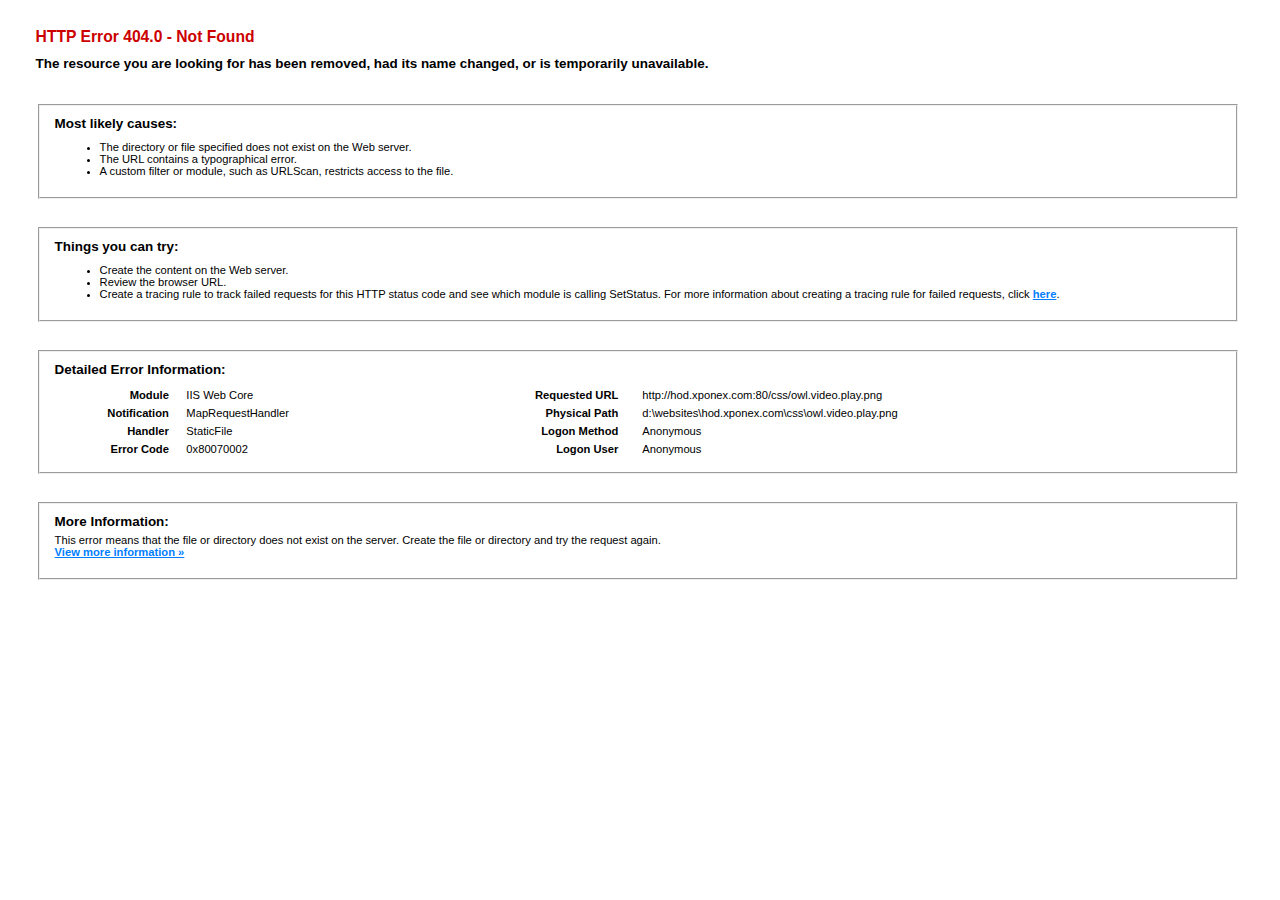
<file: css/owl.video.play.html>
<!DOCTYPE html PUBLIC "-//W3C//DTD XHTML 1.0 Strict//EN" "http://www.w3.org/TR/xhtml1/DTD/xhtml1-strict.dtd"> 
<html xmlns="http://www.w3.org/1999/xhtml"> 
<head> 
<title>IIS 10.0 Detailed Error - 404.0 - Not Found</title> 
<style type="text/css"> 
<!-- 
body{margin:0;font-size:.7em;font-family:Verdana,Arial,Helvetica,sans-serif;} 
code{margin:0;color:#006600;font-size:1.1em;font-weight:bold;} 
.config_source code{font-size:.8em;color:#000000;} 
pre{margin:0;font-size:1.4em;word-wrap:break-word;} 
ul,ol{margin:10px 0 10px 5px;} 
ul.first,ol.first{margin-top:5px;} 
fieldset{padding:0 15px 10px 15px;word-break:break-all;} 
.summary-container fieldset{padding-bottom:5px;margin-top:4px;} 
legend.no-expand-all{padding:2px 15px 4px 10px;margin:0 0 0 -12px;} 
legend{color:#333333;;margin:4px 0 8px -12px;_margin-top:0px; 
font-weight:bold;font-size:1em;} 
a:link,a:visited{color:#007EFF;font-weight:bold;} 
a:hover{text-decoration:none;} 
h1{font-size:2.4em;margin:0;color:#FFF;} 
h2{font-size:1.7em;margin:0;color:#CC0000;} 
h3{font-size:1.4em;margin:10px 0 0 0;color:#CC0000;} 
h4{font-size:1.2em;margin:10px 0 5px 0; 
}#header{width:96%;margin:0 0 0 0;padding:6px 2% 6px 2%;font-family:"trebuchet MS",Verdana,sans-serif; 
 color:#FFF;background-color:#5C87B2; 
}#content{margin:0 0 0 2%;position:relative;} 
.summary-container,.content-container{background:#FFF;width:96%;margin-top:8px;padding:10px;position:relative;} 
.content-container p{margin:0 0 10px 0; 
}#details-left{width:35%;float:left;margin-right:2%; 
}#details-right{width:63%;float:left;overflow:hidden; 
}#server_version{width:96%;_height:1px;min-height:1px;margin:0 0 5px 0;padding:11px 2% 8px 2%;color:#FFFFFF; 
 background-color:#5A7FA5;border-bottom:1px solid #C1CFDD;border-top:1px solid #4A6C8E;font-weight:normal; 
 font-size:1em;color:#FFF;text-align:right; 
}#server_version p{margin:5px 0;} 
table{margin:4px 0 4px 0;width:100%;border:none;} 
td,th{vertical-align:top;padding:3px 0;text-align:left;font-weight:normal;border:none;} 
th{width:30%;text-align:right;padding-right:2%;font-weight:bold;} 
thead th{background-color:#ebebeb;width:25%; 
}#details-right th{width:20%;} 
table tr.alt td,table tr.alt th{} 
.highlight-code{color:#CC0000;font-weight:bold;font-style:italic;} 
.clear{clear:both;} 
.preferred{padding:0 5px 2px 5px;font-weight:normal;background:#006633;color:#FFF;font-size:.8em;} 
--> 
</style> 
 
</head> 
<body> 
<div id="content"> 
<div class="content-container"> 
  <h3>HTTP Error 404.0 - Not Found</h3> 
  <h4>The resource you are looking for has been removed, had its name changed, or is temporarily unavailable.</h4> 
</div> 
<div class="content-container"> 
 <fieldset><h4>Most likely causes:</h4> 
  <ul> 	<li>The directory or file specified does not exist on the Web server.</li> 	<li>The URL contains a typographical error.</li> 	<li>A custom filter or module, such as URLScan, restricts access to the file.</li> </ul> 
 </fieldset> 
</div> 
<div class="content-container"> 
 <fieldset><h4>Things you can try:</h4> 
  <ul> 	<li>Create the content on the Web server.</li> 	<li>Review the browser URL.</li> 	<li>Create a tracing rule to track failed requests for this HTTP status code and see which module is calling SetStatus. For more information about creating a tracing rule for failed requests, click <a href="http://go.microsoft.com/fwlink/?LinkID=66439">here</a>. </li> </ul> 
 </fieldset> 
</div> 
 
<div class="content-container"> 
 <fieldset><h4>Detailed Error Information:</h4> 
  <div id="details-left"> 
   <table border="0" cellpadding="0" cellspacing="0"> 
    <tr class="alt"><th>Module</th><td>&nbsp;&nbsp;&nbsp;IIS Web Core</td></tr> 
    <tr><th>Notification</th><td>&nbsp;&nbsp;&nbsp;MapRequestHandler</td></tr> 
    <tr class="alt"><th>Handler</th><td>&nbsp;&nbsp;&nbsp;StaticFile</td></tr> 
    <tr><th>Error Code</th><td>&nbsp;&nbsp;&nbsp;0x80070002</td></tr> 
     
   </table> 
  </div> 
  <div id="details-right"> 
   <table border="0" cellpadding="0" cellspacing="0"> 
    <tr class="alt"><th>Requested URL</th><td>&nbsp;&nbsp;&nbsp;http://hod.xponex.com:80/css/owl.video.play.png</td></tr> 
    <tr><th>Physical Path</th><td>&nbsp;&nbsp;&nbsp;d:\websites\hod.xponex.com\css\owl.video.play.png</td></tr> 
    <tr class="alt"><th>Logon Method</th><td>&nbsp;&nbsp;&nbsp;Anonymous</td></tr> 
    <tr><th>Logon User</th><td>&nbsp;&nbsp;&nbsp;Anonymous</td></tr> 
     
   </table> 
   <div class="clear"></div> 
  </div> 
 </fieldset> 
</div> 
 
<div class="content-container"> 
 <fieldset><h4>More Information:</h4> 
  This error means that the file or directory does not exist on the server. Create the file or directory and try the request again. 
  <p><a href="https://go.microsoft.com/fwlink/?LinkID=62293&amp;IIS70Error=404,0,0x80070002,17763">View more information &raquo;</a></p> 
   
 </fieldset> 
</div> 
</div> 
</body> 
</html>
</file>
<file: css/custom.css>
@font-face { font-family: trebuc; src: url('../fonts/trebuc.ttf'); } 
@font-face { font-family: trebucbd; src: url('../fonts/trebucbd.ttf'); } 
@font-face { font-family: Laviossa; src: url('../fonts/Laviossa-Medium.otf'); } 

html {
    position: relative;
    height: 100%;
    scroll-behavior: smooth;
}
body{
    font-family: trebuc;
    width: 100%;
    overflow-x: hidden;
    padding: 0px;
    margin: 0px;
    background-color: #fff;
    color: #545050;
}
.nopadding{
    padding: 0px !important;
}
.sec-pad{
    padding: 100px 0px; 
}
a, a:hover{
    color: inherit;
    text-decoration: none;
}
p{
    font-size: 21px;
    line-height: 40px;
}
.ft-25{
    font-size: 25px;
    line-height: 40px;   
}
.ft-18{
    font-size: 18px;
    line-height: 26px;   
}
.text-white{
    color: #fff!important;
}
.laviossa-font{
    font-family: Laviossa!important;
}
.bold{
    font-family: trebucbd!important;
}
.dark-color{
    color: #545050!important;
}

/*header*/

.header{
    width: 100%;
    height: auto;
    background-image: url('../img/header-bg.jpg');
    background-size: cover;
    background-position: top;
    background-repeat: no-repeat;
    padding: 0px 0px;
    position: relative;
    top: 0px;
    z-index: 999;
    -webkit-transition: all ease .5s;
    transition: all ease .5s;
}
.sticky-bar{
    position: sticky;
    box-shadow: 0px 0px 10px #ccc;
    -webkit-animation: 300ms ease-in-out 0s normal none 1 running fadeInDown;
    animation: 300ms ease-in-out 0s normal none 1 running fadeInDown;
}
.h-logo{
    height: 110px;
    width: auto;
}
.navbar{
    padding: 0px;
}
.navbar-light .navbar-brand {
    padding: 0px;
}
.navbar-light .navbar-nav .nav-link {
    font-size: 21px;
    line-height: 40px;
    color: #282828;
    letter-spacing: 2px;
    text-transform: uppercase;
    padding-top: 70px;
    padding-bottom: 70px;
    position: relative;
    transition: all ease .5s;
    position: relative;
    overflow: hidden;
}
.navbar-light .navbar-nav .nav-link:hover, .navbar-light .navbar-nav .nav-item.active .nav-link , .navbar-light .navbar-nav .nav-item .nav-link.active , .navbar-light .navbar-nav .nav-link:focus {
    color: #282828;
}
.nav-link::before, .nav-item.active .nav-link::before {
    content: "";
    width: 100%;
    height: 5px;
    position: absolute;
    left: 0;
    right: 0px;
    margin: auto;
    bottom: 0;
    transition: 0.5s transform ease;
    transform: scale3d(0,1,1);
    transform-origin: 50% 50%;
    background: #282828;
}
.nav-item:hover .nav-link::before, .nav-item.active .nav-link::before {
    transform: scale3d(1,1,1);
}
.no-hover::before{
    display: none!important;
}
@media (min-width: 1200px){
    .navbar-expand-xl .navbar-nav .nav-link {
        padding-right: 0px;
        padding-left: 0px;
    }
    .navbar-expand-xl .navbar-nav .nav-item {
        margin-right: 25px;
        margin-left: 25px;
    }
    .nav-link-btn.theme-btn{
        padding: 6px 25px !important;
        /* margin-left: 25px; */
        font-size: 20px;
        line-height: 30px;
        letter-spacing: 0px;
        position: absolute;
        left: 0px;
        top: -24px;
        white-space: nowrap;
    }
}
.navbar-toggler:focus{
    box-shadow: none;
    outline: 0;
}
.navbar-light .navbar-toggler {
    color: #545050;
    border: none;
}
.navbar-toggler svg{
    color: #545050;
}
#navbar-hamburger.show{
    display: block;
}
#navbar-hamburger, #navbar-close{
    display: none;
}
#navbar-close.show{
    display: block;
}
.dropdown-toggle{
    display: flex;
    align-items: center;
}
.dropdown-toggle::after{
    display: none;
    content: "\f107";
    border: none;
    margin-left: 0.5em;
    font: normal normal normal 16px/1 FontAwesome;
}
.dropdown-item {
    color: #282828!important;
    display: block;
    width: 100%;
    font-size: 21px;
    line-height: 40px;
    padding: 5px 40px;
    clear: both;
    text-align: inherit;
    text-decoration: none;
    white-space: nowrap;
    background-color: transparent;
    text-transform: uppercase;
    letter-spacing: 2px;
}
.dropdown-menu {
    background-color: #fff!important;
    border: none;
    padding: 15px 0px;
    overflow: hidden;
    margin-top: 0px!important;
    border-radius: 0px;
    box-shadow: 7px 7px 7px rgba(0, 0, 0, 0.40);
}
.dropdown-item:focus, .dropdown-item:hover {
    color: #282828!important;
    background-color: #EAEAEA!important;
}
.dropdown-item.active, .dropdown-item:active {
    color: #282828!important;
    background-color: #EAEAEA!important;
}

/*hero-sec*/

.hero-sec-div{
    width: 100%;
    min-height: calc(100vh - 180px);
    background-size: cover;
    background-position: center;
    background-repeat: no-repeat;
    display: flex;
    align-items: center;
    justify-content: center;
}
.hero-title{
    font-size: 82px;
    line-height: 80px;
    font-family: Laviossa;
    text-transform: uppercase;
    letter-spacing: 3px;
    text-align: center;
    color: #fff;
}
.hero-small-text{
    font-size: 56px;
    line-height: 55px;
    font-family: trebuc;
    letter-spacing: 15px;
}


/*content area*/

.title{
    font-size: 35px;
    line-height: 45px;
    font-family: Laviossa;
    text-transform: uppercase;
    margin-bottom: 30px;
}
.big-title{
    font-size: 42px;
    line-height: 52px;
    font-family: Laviossa;
    text-transform: uppercase;
    margin-bottom: 45px;
}
.theme-btn {
    background-color: #545050;
    color: #fff!important;
    font-size: 25px;
    line-height: 40px;
    letter-spacing: 2px;
    padding: 16px 35px;
    text-transform: uppercase;
    border-radius: 0px;
    box-shadow: none!important;
    outline: 0!important;
}
.white-border-box-margin{
    margin-bottom: 30px;
}
.white-border-box{
    background-color: rgb(255 255 255 / 85%);
    border: 6px solid #545050;
    padding: 30px;
    height: 100%;
}
.sec-bg{
    width: 100%;
    height: auto;
    background-size: cover;
    background-position: center;
    background-repeat: no-repeat;
}
.service-box-bg{
    background-image: url('../img/service-bg.jpg');
    width: 100%;
    background-size: cover;
    background-position: center;
    background-repeat: no-repeat;
}
.expeirence-box{
    padding: 3rem 0px;
}
.testimonial-box{
    position: relative;
    padding: 30px 30px 10px 90px;
}
.testimonial-box p{
    margin-bottom: 0px;
}
.test-quote{
    position: absolute;
    top: 0px;
    left: 0px;
}
.work-img-box{
    width: 100%;
    max-width: 570px;
    height: 570px;
    background-size: cover;
    background-position: center;
    background-repeat: no-repeat;
    display: inline-block;
}
.owl-carousel.testimonial-carousel .owl-stage {
    display: flex;
}
.owl-carousel.testimonial-carousel .item {
    display: flex;
    height: 100%;
}
.testimonial-carousel .white-border-box{
    margin: 0px 6px;
}
.owl-carousel .owl-dots{
    display: flex;
    justify-content: center;
    margin-top: 25px;
}
.owl-carousel button.owl-dot span{
    height: 14px;
    width: 14px;
    display: block;
    border-radius: 50%;
    background-color: #fff;
    opacity: .5;
    margin: 0px 4px;
}
.owl-carousel button.owl-dot.active span{
    opacity: 1;
}
.owl-nav button {
  position: absolute;
  top: 50%;
  background-color: #000;
  color: #fff;
  margin: 0;
  transition: all 0.3s ease-in-out;
}
.owl-dots button.owl-dot:focus {
  outline: none;
}
.owl-nav button {
    position: absolute;
    top: 50%;
    transform: translateY(-50%);
    background: transparent!important;
}
.owl-nav button i {
    font-size: 70px;    
    position: relative;
    color: #545050;
}
.owl-nav button:focus {
    outline: none;
}
.owl-nav button.owl-prev {
  left: 0;
}
.owl-nav button.owl-next {
  right: 0;
}
.owl-carousel.work-carousel .owl-stage-outer {
    overflow: visible;
}
.work-carousel .item{
  opacity:0.4;
  transition:.4s ease all;
}
.work-carousel .active .item{
  opacity:1;
  transform:scale(1);
}


/*footer*/

.footer{
    padding: 40px 0px;
    width: 100%;
    height: auto;
    background-image: url('../img/footer-bg.jpg');
    background-size: cover;
    background-position: top;
    background-repeat: no-repeat;
    position: relative;
    z-index: 9;
    color: #282828;
}
.footer p{
    color: #282828;
}
.footer-title{
    font-size: 25px;
    line-height: 35px;
    font-family: Laviossa;
    text-transform: uppercase;
    margin-bottom: 20px;
}
.uppercase{
    text-transform: uppercase;
}
.footer-links p{
    text-transform: uppercase;
    margin-bottom: 6px;
}
.footer a:hover{
    text-decoration: underline;
}
.social a{
    display: inline-block;
    font-size: 30px;
    line-height: 30px;
    margin-right: 12px;
    transition: all ease .5s;
}
.social a:hover{
    transform: translateY(-5px);
}
.vertical-flex{
    height: 100%;
    display: flex;
    flex-direction: column;
    justify-content: space-between;
}




/*inner pages*/


.portfolio-hero-sec{
    min-height: initial!important;
    height: 400px;
}
.position-top{
    background-position: top!important;
}
.about-content-box-pad{
    padding: 50px;
}
.about-content-before-box{
    position: relative;
}
.about-content-before-box::before{
    content: '';
    width: 57%;
    height: 100%;
    display: block;
    background-color: #fff;
    position: absolute;
    top: 0px;
    right: 0px;
    z-index: 0;
}
.about-left-box.about-content-before-box::before{
    right: auto;
    left: 0px;
}
.relative-9{
    position: relative;
    z-index: 9;
}
.about-person-img{
    position: absolute;
    top: auto;
    bottom: -110px;
}
.text-shadow{
    text-shadow: 0px 0px 20px #000000b8;
}
.icon-text-list-box{
    padding: 20px;
    display: flex;
    align-items: flex-start;
}
.list-icon-div{
    min-width: 95px;
    margin-right: 30px;
}
.form-group{
    margin-bottom: 35px;
}
.form-control{
    font-size: 24px;
    line-height: 34px; 
    color: #545050!important;
    background-color: #EAEAEA!important;
    border-radius: 0px;
    border: none;
    border-bottom: 5px solid #545050!important;
    border-bottom-color: #545050!important;
    padding: 12px 20px;
    box-shadow: none!important;
    outline: 0!important;
}
.form-control::placeholder{
    color: #545050;
}
.white-shadow-box-margin{
    margin-bottom: 30px;
}
.white-shadow-box{
    background-color: #fff;
    padding: 40px 10px;
    height: 100%;
    text-align: center;
    box-shadow: 4px 4px 4px #00000026;
}
.shadow-box{
    box-shadow: 4px 4px 4px #00000026;
}
.work-break{
    word-break: break-word;
}
.flex-wrap-div{
    display: flex;
    flex-wrap: wrap;
    align-items: flex-end;
    justify-content: center;
    gap: 22px;
    text-transform: uppercase;
    color: #282828;
}
.flex-wrap-div p{
    letter-spacing: 2px;
    margin-bottom: 0px;
}

/*portfolio slider*/

.thumbnail-carousel{
    margin-top: 30px;
    border-bottom: 24px solid #282828;
}
.carousel-cell .port-main-img{
    width: 90%;
    height: 500px;
    background-size: contain;
    background-position: 74.5% center;
    background-repeat: no-repeat;
}

.carousel-cell .port-thumbnail-img{
    width: 100%;
    height: 150px;
    background-size: cover;
    background-position: center;
    background-repeat: no-repeat;  
    cursor: pointer; 
 
}
.thumbnail-carousel .carousel-cell{
    opacity: .5;
    transition: all ease .5s;
}
.thumbnail-carousel .carousel-cell.is-selected{
    opacity: 1;
}

.carousel {
    background: #fff;
}
.carousel-cell {
    width: 100%;
    height: auto;
    margin-right: 0%;
    background: #fff;
    border-radius: 0px;
}
.thumbnail-carousel .carousel-cell {
    width: 19%;
    margin-right: 1%;
    height: auto;
}
.thumbnail-carousel .carousel-cell:last-child {
    width: 20%;
    margin-right: 0%;
}

/*flickity-slider css*/

.flickity-enabled {
    position: relative;
}
.flickity-enabled:focus { outline: none; }
.flickity-viewport {
    overflow: hidden;
    position: relative;
    height: 100%;
}
.flickity-slider {
    position: absolute;
    width: 100%;
    height: 100%;
}
.flickity-prev-next-button {
    position: absolute;
    top: 50%;
    width: auto;
    height: auto;
    border: none;
    background: transparent;
    color: #fff;
    text-shadow: 0px 0px 20px #000000b8;
    text-shadow: 0px 0px 20px #000000b8;
    cursor: pointer;
  /* vertically center */
  -webkit-transform: translateY(-50%);
          transform: translateY(-50%);
}
.flickity-prev-next-button:hover { background: transparent; }
.flickity-prev-next-button:focus {
    outline: none;
    box-shadow: none;
}
.flickity-prev-next-button:active {
    opacity: 1;
}
.flickity-prev-next-button.previous { left: 50px; }
.flickity-prev-next-button.next { right: 50px; }
.flickity-prev-next-button:disabled {
    opacity: 0.5;
    cursor: auto;
}
.flickity-prev-next-button svg {
    width: 50px;
    height: 50px;
}
.flickity-prev-next-button .arrow {
    fill: #fff;
}














/*----------------------------------- new css for swiper slider -------------------------------------------*/


  /* click img opacity */
  .mySwiper_1 .swiper-slide {
    width: 25%;
    opacity: 0.6;
    height: 100%;
    cursor: pointer;
  }
  .mySwiper_1 .swiper-slide-thumb-active {
    opacity: 1;
  }
  
  /* click img opacity */
  .mySwiper_2 .swiper-slide {
    width: 25%;
    opacity: 0.6;
    height: 100%;
    cursor: pointer;
  }
  
  .mySwiper_2 .swiper-slide-thumb-active {
    opacity: 1;
  }
  /* click img opacity */
  .mySwiper_3 .swiper-slide {
    width: 25%;
    opacity: 0.6;
    height: 100%;
    cursor: pointer;
  }
  
  .mySwiper_3 .swiper-slide-thumb-active {
    opacity: 1;
  }
  /* click img opacity */
  .mySwiper_4 .swiper-slide {
    width: 25%;
    opacity: 0.6;
    height: 100%;
    cursor: pointer;
  }
  
  .mySwiper_4 .swiper-slide-thumb-active {
    opacity: 1;
  }
  /* click img opacity */
  .mySwiper_5 .swiper-slide {
    width: 25%;
    opacity: 0.6;
    height: 100%;
    cursor: pointer;
  }
  
  .mySwiper_5 .swiper-slide-thumb-active {
    opacity: 1;
  }
  
  .swiper-slide img {
    display: block;
    width: 100%;
    height: 100%;
    object-fit: cover;
  }

  .common-wrapper{
    box-sizing: border-box;
    padding-bottom: 10px;
  }
  .common-inner{
    border-bottom: 15px solid #282828
  }
  .row-wrapper img{
    height: 500px;
    object-fit: contain;
  }
  .common-inner img{
    padding-top: 10px;
  }

  .common-inner .swiper-slide{
    cursor: pointer;
  }
  .swiper-button-next:after, .swiper-button-prev:after {
    font-size: 43px !important;
    font-weight: bold;
    line-height: 1;
    text-shadow: 2px 0 0 #fff, 0 2px 0 #fff, -2px 0 0 #fff, 0 -2px 0 #fff;  
    filter: drop-shadow(3px 6px 9px rgba(0, 0, 0, 0.4));
    color: #ffffff;
  }
  .swiper-button-prev:hover {
    filter: drop-shadow(3px 6px 9px rgba(0, 0, 0, 0.3));
  }
  .swiper-button-next:hover {
    filter: drop-shadow(3px 6px 9px rgba(0, 0, 0, 0.3));
  }
  
  .slider_content{
    padding-top: 80px;
    width: 58%;
    margin: 0 auto;
  }
  .swiper-wrapper{
    align-items: baseline;
  }

  .mySwiper_1 .swiper-slide img,
  .mySwiper_2 .swiper-slide img,
  .mySwiper_3 .swiper-slide img,
  .mySwiper_4 .swiper-slide img,
  .mySwiper_5 .swiper-slide img {
    max-height: 120px;
    width: auto;
  }
  
  .mySwiper_1.common-inner .swiper-slide,
  .mySwiper_2.common-inner .swiper-slide,
  .mySwiper_3.common-inner .swiper-slide,
  .mySwiper_4.common-inner .swiper-slide,
  .mySwiper_5.common-inner .swiper-slide {
    width: auto !important;
  }




  @media screen and (max-width: 990px) {
    .slider_content{
      width: 100%;
    }
 .mySwiper_1 .swiper-slide img,
  .mySwiper_2 .swiper-slide img,
  .mySwiper_3 .swiper-slide img,
  .mySwiper_4 .swiper-slide img,
  .mySwiper_5 .swiper-slide img {
    max-height: 100px;
    width: auto;
  }
    .row-wrapper img{
        height: 100%;
      }
    img.Slider_H{
        width: 45% !important;
        margin: 0 auto;
      }
      img.B_Slider_H{
        width: 60% !important;
        margin: 0 auto;
      }
      .Slider_H_B{
        width: 65% !important;
        margin: 0 auto;
      }
      .swiper-button-next:after, .swiper-button-prev:after {
        font-size: 30px !important;
        text-shadow: 1px 0 0 #fff, 0 1px 0 #fff, -1px 0 0 #fff, 0 -1px 0 #fff; 
      }

    
  }
  @media screen and (max-width: 667px) {
 .mySwiper_1 .swiper-slide img,
  .mySwiper_2 .swiper-slide img,
  .mySwiper_3 .swiper-slide img,
  .mySwiper_4 .swiper-slide img,
  .mySwiper_5 .swiper-slide img {
    max-height: 75px;
    width: auto;
  }
  }
</file>
<file: css/responsive.css>
/*--------------------------------------------------------------
15. Media queries
--------------------------------------------------------------*/

@media only screen and (min-width : 1600px) {
	.container{
    	max-width: 1280px;
	}
}

@media only screen and (max-width: 1600px) {
	p {
	    font-size: 18px;
	    line-height: 35px;
	}
	.ft-25 {
	    font-size: 22px;
	    line-height: 35px;
	}
	.theme-btn {
	    font-size: 22px;
	    line-height: 35px;
	    padding: 13px 30px;
	}
	.title {
	    font-size: 30px;
	    line-height: 40px;
	    margin-bottom: 25px;
	}
	.big-title {
	    font-size: 37px;
	    line-height: 47px;
	}
	.expeirence-box {
    	padding: 2rem 0px;
	}
	.footer-title{
	    font-size: 22px;
	    line-height: 35px;
   	}
   	.h-logo{
	    height: 90px;
	    width: auto;
	}
	.navbar-light .navbar-nav .nav-link {
    	padding-top: 60px;
    	padding-bottom: 60px;
	}
	.nav-link-btn.theme-btn{
        font-size: 17px;
    }
	.hero-sec-div{
    	min-height: calc(100vh - 160px);
	}
	.hero-title{
	    font-size: 75px;
	    line-height: 70px;
	}
	.hero-small-text{
	    font-size: 50px;
	    line-height: 45px;
	}
	.white-shadow-box .ft-25 {
	    font-size: 21px;
	    line-height: 33px;
	}
	.thumbnail-carousel{
    	border-bottom: 20px solid #282828;
	}
	.port-main-img{
	    height: 800px;
	}
	.port-thumbnail-img{
	    height: 160px;
	}
}

@media only screen and (max-width: 1400px) {
	.sec-pad{
    	padding: 80px 0px; 
	}
	.title {
	    font-size: 27px;
	    line-height: 37px;
	    margin-bottom: 20px;
	}
	.big-title {
	    font-size: 35px;
	    line-height: 45px;
	}
	.white-border-box {
	    border: 4px solid #545050;
	    padding: 20px;
	}
	.work-img-box {
	    max-width: 520px;
	    height: 520px;
	}
	.testimonial-box {
	    padding: 25px 20px 10px 90px;
	}
	.navbar-light .navbar-nav .nav-link {
    	padding-top: 45px;
    	padding-bottom: 45px;
	}
	.h-logo{
	    height: 80px;
	    width: auto;
	}
	.hero-sec-div{
    	min-height: calc(100vh - 130px);
	}
	.portfolio-hero-sec{
	    height: 350px;
	}
	.icon-text-list-box{
    	padding: 20px 15px;
    }
	.list-icon-div{
	    min-width: 75px;
	    margin-right: 20px;
	}
	.thumbnail-carousel{
    	border-bottom: 15px solid #282828;
	}
	.flex-wrap-div {
    	gap: 12px;
	}
	.carousel-cell .port-main-img{
	    height: 600px;
		width: 100%; /* Adjusted width for smaller screens */
		background-position: 50% center; 
	}
	.carousel-cell .port-thumbnail-img{
	    height: 120px;
	}
}

@media only screen and (max-width: 1200px) {
	.title {
	    font-size: 25px;
	    line-height: 35px;
	    margin-bottom: 20px;
	}
	.big-title {
	    font-size: 32px;
	    line-height: 42px;
	}
	.theme-btn {
	    font-size: 20px;
	    line-height: 32px;
	    padding: 13px 30px;
	}
	.hero-sec-div{
    	min-height: calc(100vh - 90px);
	}
	.portfolio-hero-sec{
	    height: 300px;
	}
	.hero-title{
	    font-size: 65px;
	    line-height: 60px;
	    letter-spacing: 1px;
	}
	.hero-small-text{
	    font-size: 40px;
	    line-height: 35px;
	    letter-spacing: 10px;
	}
	.header{
    	padding: 15px 0px;
	}
	.h-logo{
	    height: 60px;
	    width: auto;
	}
	.nav-link-btn.theme-btn{
		position: relative;
        top: 0px;
        right: 0px;
        left: 0px;
    }
	.navbar-nav {
    	padding: 10px 20px 20px;
	}
	.navbar-collapse {
	    background-color: #f6f6f4;
	    position: absolute;
	    width: 100%;
	    top: 75px;
	    left: 0px;
	    right: 0px;
	    z-index: 100;
	}
	.navbar-expand-xl .navbar-nav .nav-item{
		display: inline-block;
		width: 100%;
		padding: 0px;
	}
	.header .navbar-light .navbar-nav .nav-link {
	    margin: 0px;
	    display: inline-block;
    	padding: 5px 0px!important;
    	text-align: left;
    	font-size: 18px;
    	line-height: 35px;
	}
	.nav-link-btn {
		display: inline-block;
	    margin-left: 0px;
	    margin-top: 5px;
	    padding: 6px 25px!important;
        font-size: 18px;
    	line-height: 30px;
	}
	.nav-link::before, .nav-item.active .nav-link::before {
	    height: 2px; 
	}
	.dropdown-item {
	    font-size: 18px;
	    line-height: 35px;
	    padding: 4px 30px;
	    letter-spacing: 1px;
	}
	.dropdown-menu {
	    background-color: transparent!important;
	    padding: 5px 0px;
	    box-shadow: none;
	}
	.about-content-before-box::before{
		display: none;
	}
	.about-content-box-pad {
		background-color: #fff;
    	padding: 40px!important;
	}
	.about-person-img {
	    position: relative;
	    top: auto;
	    bottom: 0px;
	}
	.icon-text-list-box{
    	padding: 20px 0px;
    }
    .flex-wrap-div {
    	gap: 20px;
	}
	.carousel-cell .port-main-img{
	    height: 500px;
	}
	.carousel-cell .port-thumbnail-img{
	    height: 100px;
	}
}

@media only screen and (max-width: 991px) {
 	.sec-pad{
    	padding: 60px 0px; 
	}
	.owl-nav button i {
    	font-size: 45px;
	}
	.owl-carousel button.owl-dot span {
	    height: 12px;
	    width: 12px;
	}
	.hero-sec-div {
    	min-height: 400px;
	}
	.hero-title{
	    font-size: 65px;
	    line-height: 60px;
	    letter-spacing: 1px;
	}
	.hero-small-text{
	    font-size: 40px;
	    line-height: 35px;
	    letter-spacing: 10px;
	}
	.contact-map iframe{
		height: 400px;
	}
	.thumbnail-carousel{
	    margin-top: 15px;
	}
	.flex-wrap-div {
    	gap: 15px;
	}
	.carousel-cell .port-main-img{
	    height: 450px;
	}
	.carousel-cell .port-thumbnail-img{
	    height: 80px;
	}
}
@media only screen and (max-width: 767px) {
	.ft-25 {
	    font-size: 20px;
	    line-height: 30px;
	}
	.ft-18{
	    font-size: 16px;
	    line-height: 26px;   
	}
 	.title {
	    font-size: 22px;
	    line-height: 32px;
	    margin-bottom: 15px;
	}
	.big-title {
	    font-size: 28px;
	    line-height: 38px;
	    margin-bottom: 25px;
	}
	.theme-btn {
	    font-size: 20px;
	    line-height: 32px;
	    padding: 13px 30px;
	}
	.test-quote {
	    position: relative;
	    display: inline-block;
	}
	.testimonial-box {
    	padding: 0px;
	}
	.work-img-box {
	    max-width: 450px;
	    height: 450px;
	}
	.expeirence-box {
    	padding: 1.5rem 0px;
	}
	.footer-title{
	    font-size: 20px;
	    line-height: 30px;
   	}
   	.hero-sec-div {
    	min-height: 300px;
	}
	.portfolio-hero-sec{
	    height: 200px;
	}
	.hero-title{
	    font-size: 50px;
	    line-height: 50px;
	    letter-spacing: 0px;
	}
	.hero-small-text{
	    font-size: 35px;
	    line-height: 35px;
	    letter-spacing: 5px;
	}
	.about-content-box-pad {
	    padding: 25px!important;
	}
	.icon-text-list-box{
    	padding: 10px 0px;
    }
	.list-icon-div{
	    min-width: 50px;
	    margin-right: 15px;
	}
	.white-shadow-box-margin {
    	margin-bottom: 20px;
	}
	.white-shadow-box .ft-25 {
	    font-size: 20px;
	    line-height: 30px;
	}
	.form-group {
	    margin-bottom: 25px;
	}
	.form-control {
	    font-size: 20px;
	    line-height: 30px;
	}
	.contact-map iframe{
		height: 300px;
	}
	.thumbnail-carousel{
	    margin-top: 10px;
	    border-bottom: 10px solid #282828;
	}
	.flickity-prev-next-button svg {
	    width: 30px;
	    height: 30px;
	}
	.flickity-prev-next-button.previous {
	    left: 10px;
	}
	.flickity-prev-next-button.next {
	    right: 10px;
	}
	.flex-wrap-div {
    	gap: 8px;
	}
	.carousel-cell .port-main-img{
	    height: 350px;
	}
	.carousel-cell .port-thumbnail-img{
	    height: 60px;
	}
	
}
@media (min-width: 992px){

}

@media only screen and (max-width: 768px) {

}
@media only screen and (max-width: 640px) {
  

}
    

@media only screen and (max-width: 575px) {
	.sec-pad{
    	padding: 50px 0px; 
	}
	p {
	    font-size: 16px;
	    line-height: 30px;
	}
	.ft-18{
	    font-size: 14px;
	    line-height: 24px;
	}
	.ft-25 {
	    font-size: 18px;
	    line-height: 28px;
	}
	.title {
	    font-size: 19px;
	    line-height: 28px;
	}
	.big-title {
	    font-size: 24px;
	    line-height: 34px;
	    margin-bottom: 20px;
	}
	.white-border-box {
	    border: 3px solid #545050;
	    padding: 15px;
	}
	.theme-btn {
	    font-size: 18px;
	    line-height: 30px;
	    letter-spacing: 1px;
	    padding: 10px 25px;
	}
	.work-img-box {
	    max-width: 450px;
	    height: 350px;
	}
	.footer{
    	padding: 40px 0px 10px;
	}
	.footer-title{
	    font-size: 18px;
	    line-height: 28px;
	    margin-bottom: 15px;
   	}
   	.hero-sec-div {
    	min-height: 250px;
	}
	.hero-title{
	    font-size: 40px;
	    line-height: 40px;
	}
	.hero-small-text{
	    font-size: 25px;
	    line-height: 25px;
	}
	.about-content-box-pad {
	    padding: 20px 15px!important;
	}
	.icon-text-list-box{
    	padding: 5px 0px;
    }
    .form-group {
	    margin-bottom: 20px;
	}
    .form-control {
	    font-size: 18px;
	    line-height: 28px;
	    padding: 12px 15px;
	}
	.carousel-cell .port-main-img{
	    height: 250px;
	}
	.carousel-cell .port-thumbnail-img{
	    height: 45px;
	}
}
@media (min-width: 576px){

}

@media only screen and (max-width: 480px) {
  
}
@media only screen and (max-width: 400px) {

}
@media screen and (max-width: 375px){

}
@media screen and (max-width: 321px){

}
</file>
